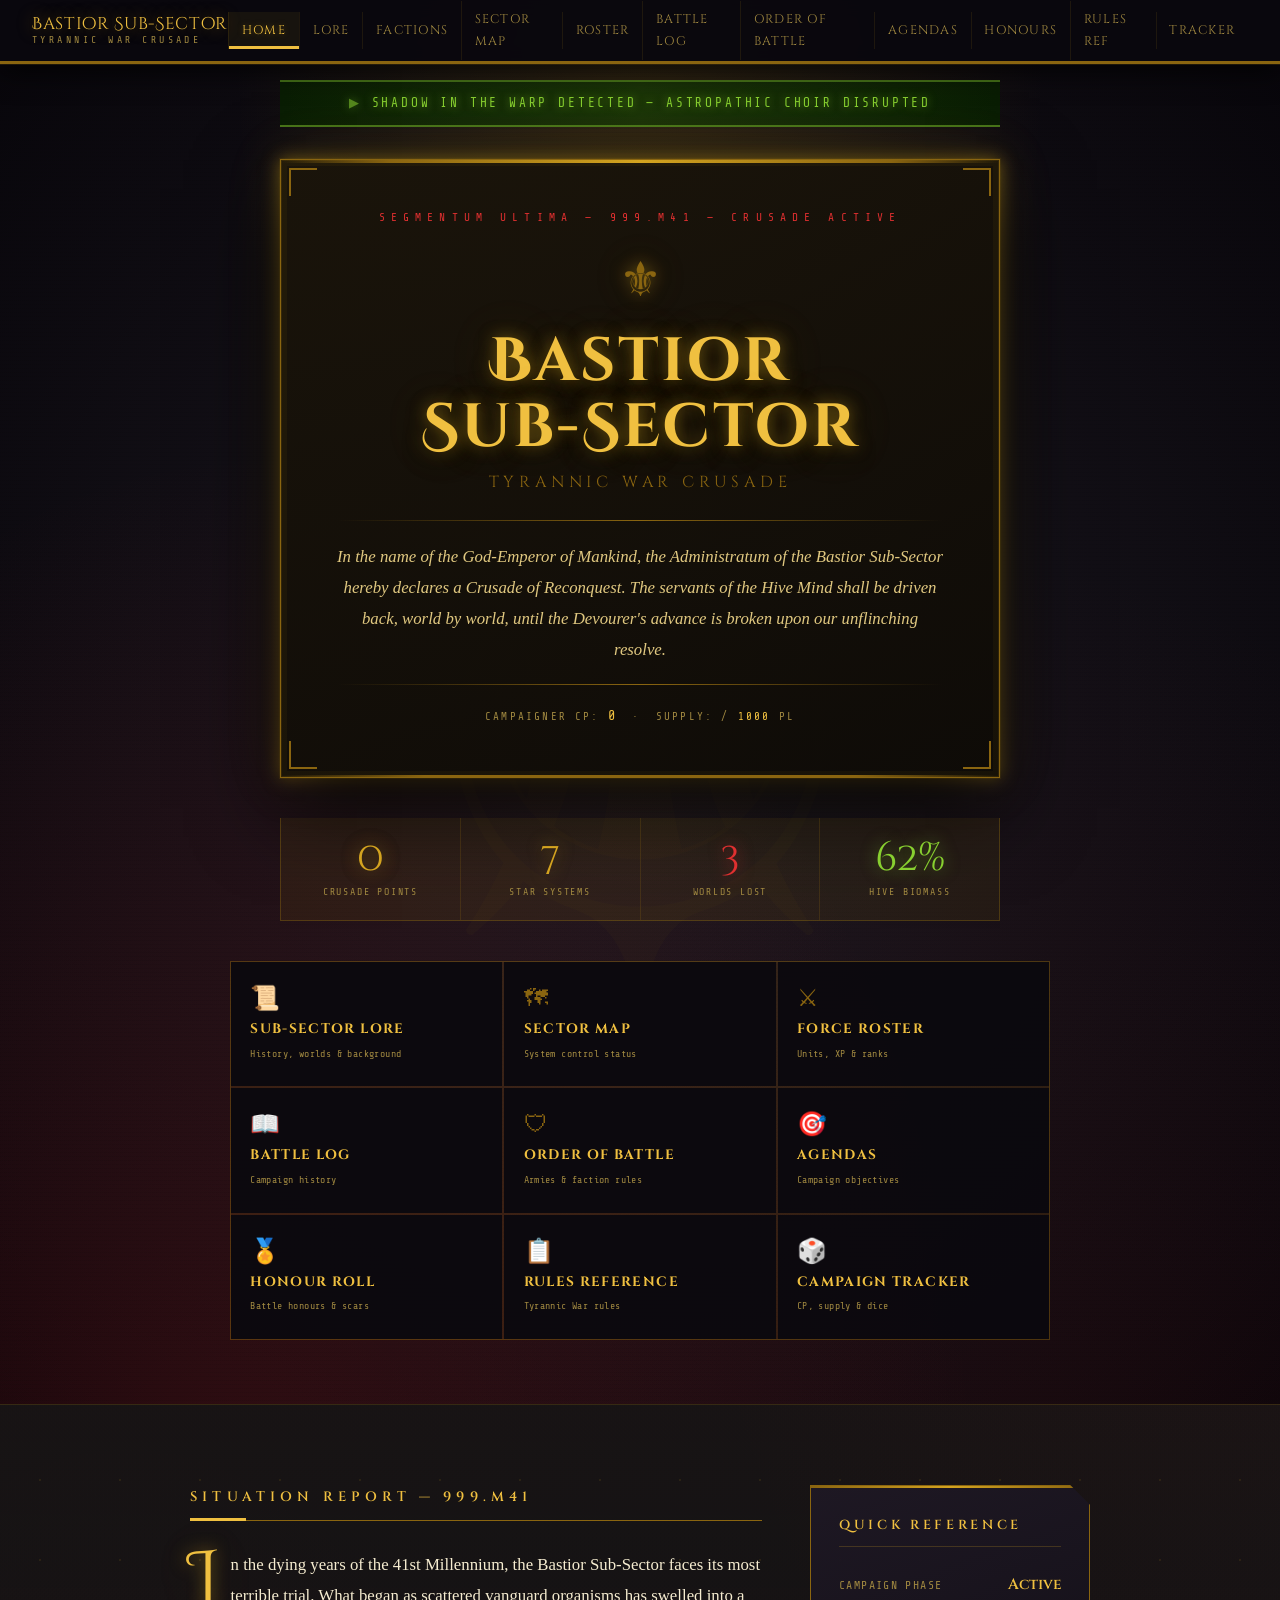
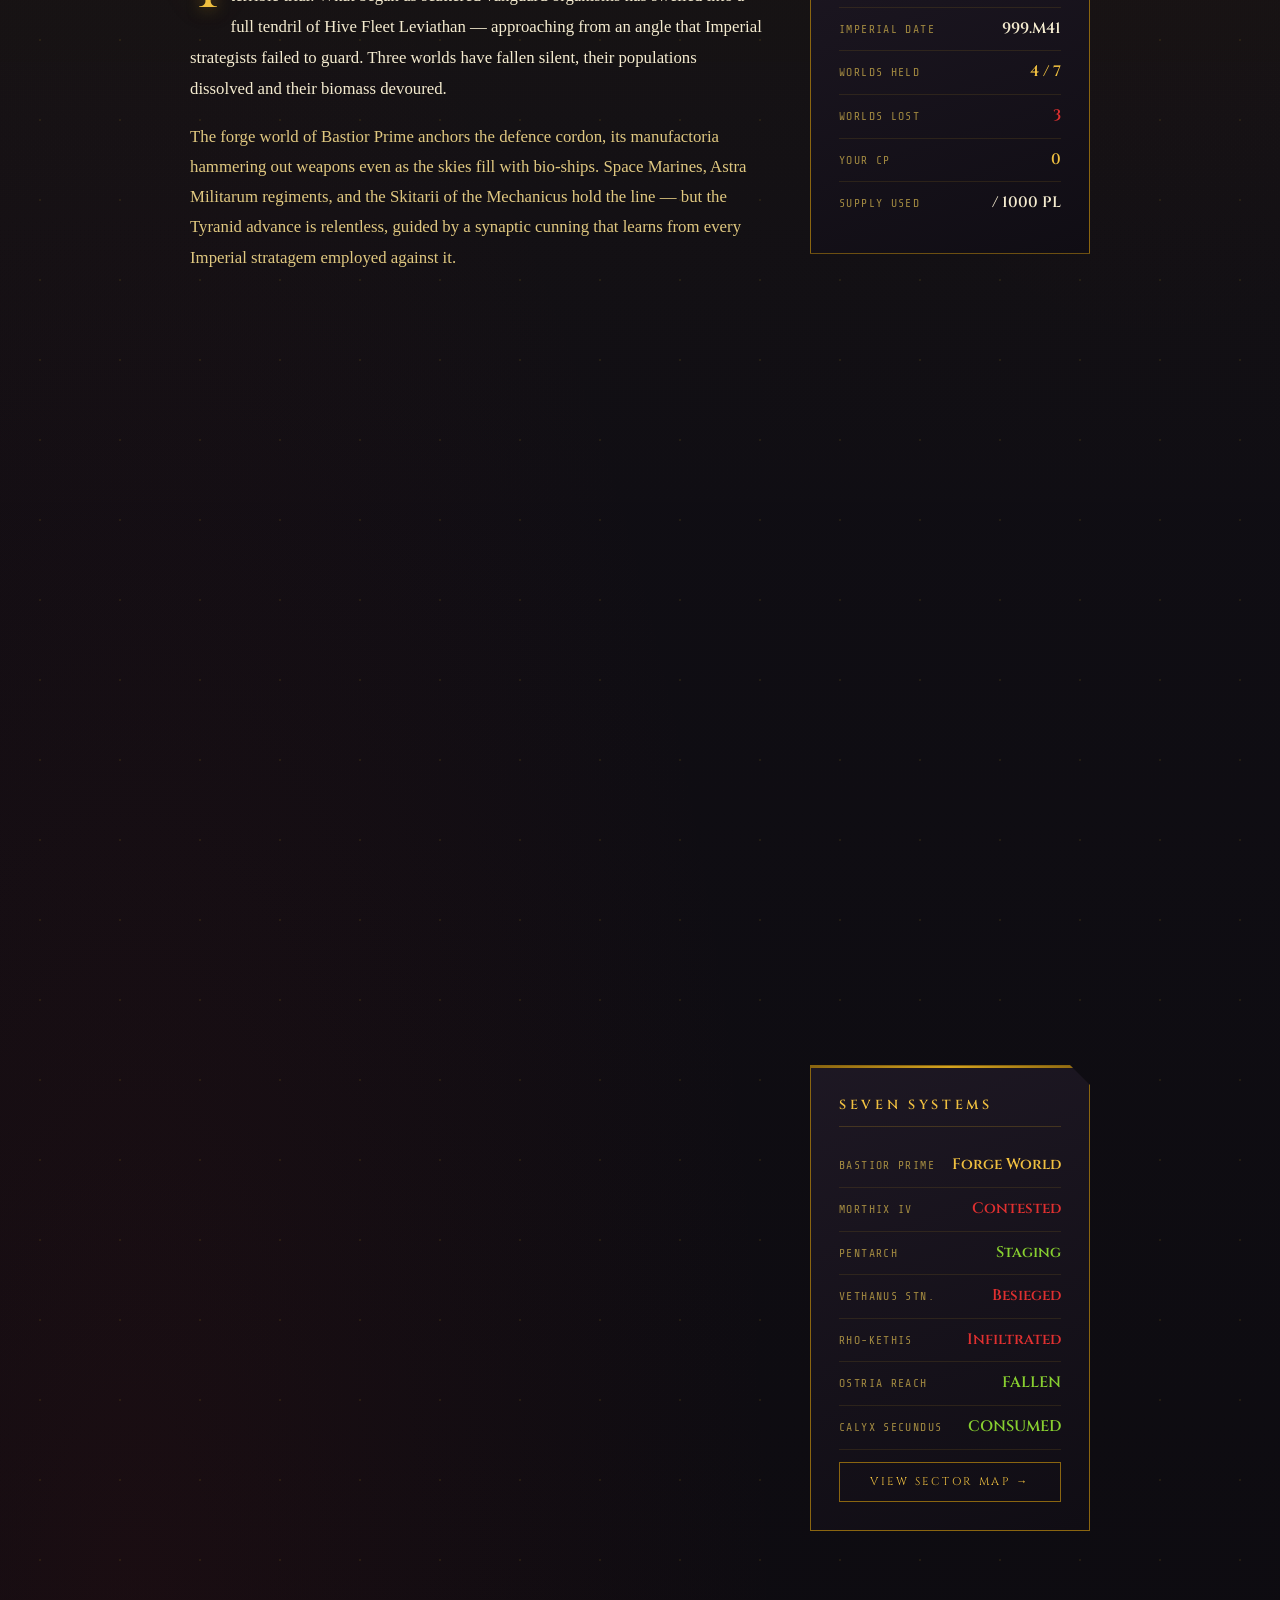
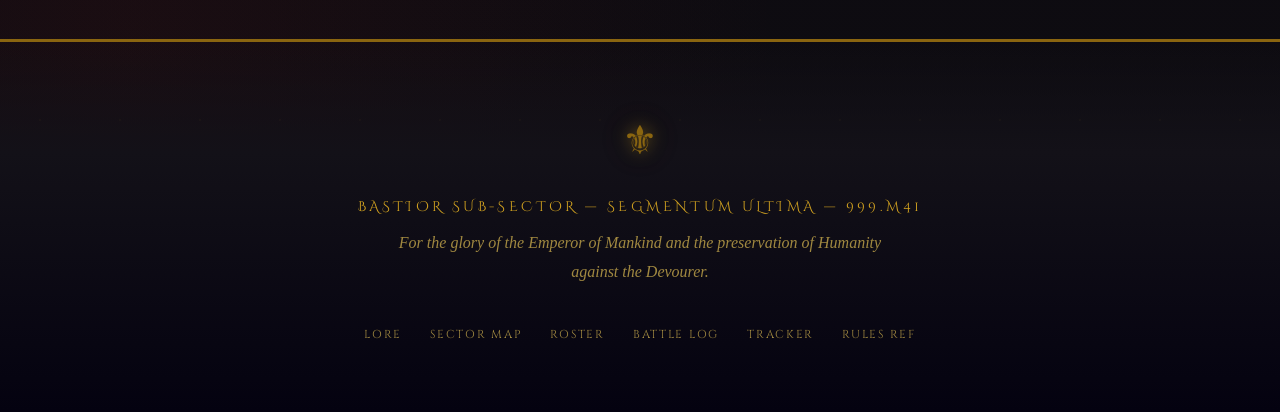
<file: index.html>
<!DOCTYPE html>
<html lang="en">
<head>
  <meta charset="UTF-8">
  <meta name="viewport" content="width=device-width, initial-scale=1.0">
  <title>Bastior Sub-Sector — Tyrannic War Crusade</title>
  <link rel="stylesheet" href="css/style.css">
  <style>
    /* ============ HOME-SPECIFIC ============ */

    /* Full-height hero with layered atmosphere */
    .home-hero {
      min-height: 100vh;
      display: flex;
      flex-direction: column;
      align-items: center;
      justify-content: center;
      text-align: center;
      padding: 5rem 2rem 4rem;
      position: relative;
      overflow: hidden;
    }

    /* Layered background — iron void, distant star, blood stain */
    .home-hero::before {
      content: '';
      position: absolute; inset: 0; z-index: 0;
      background:
        radial-gradient(ellipse at 50% 0%, rgba(200,150,12,0.18) 0%, transparent 45%),
        radial-gradient(ellipse at 20% 110%, rgba(204,32,32,0.2) 0%, transparent 50%),
        radial-gradient(ellipse at 80% 110%, rgba(122,24,24,0.15) 0%, transparent 45%),
        radial-gradient(ellipse at 50% 50%, rgba(30,26,34,1) 0%, rgba(7,5,10,1) 100%);
    }

    /* Scan-line texture overlay */
    .home-hero::after {
      content: '';
      position: absolute; inset: 0; z-index: 1;
      background: repeating-linear-gradient(
        0deg,
        transparent,
        transparent 3px,
        rgba(0,0,0,0.06) 3px,
        rgba(0,0,0,0.06) 4px
      );
      pointer-events: none;
    }

    .home-hero > * { position: relative; z-index: 2; }

    /* Giant watermark aquila */
    .home-aquila-bg {
      position: absolute; top: 50%; left: 50%;
      transform: translate(-50%, -52%);
      font-size: clamp(60vw, 80vw, 900px);
      color: rgba(200,150,12,0.025);
      pointer-events: none; z-index: 1; line-height: 1;
      user-select: none;
    }

    /* ——— Parchment proclamation box ——— */
    .proclamation {
      position: relative;
      max-width: 720px;
      width: 100%;
      margin: 0 auto 2.5rem;
      padding: 3rem 3.5rem;
      background:
        linear-gradient(160deg, rgba(26,20,10,0.96) 0%, rgba(14,11,7,0.98) 100%);
      border: 1px solid var(--gold-dim);
      /* Double border effect */
      box-shadow:
        inset 0 0 0 1px rgba(200,150,12,0.12),
        inset 0 0 0 6px rgba(200,150,12,0.05),
        0 0 0 1px rgba(200,150,12,0.08),
        0 30px 80px rgba(0,0,0,0.9),
        var(--glow-gold);
    }

    /* Thick top rule with ornamental diamond */
    .proclamation::before {
      content: '';
      position: absolute; top: 0; left: 0; right: 0;
      height: 3px;
      background: linear-gradient(90deg, transparent 0%, var(--gold-dim) 15%, var(--gold) 50%, var(--gold-dim) 85%, transparent 100%);
    }
    .proclamation::after {
      content: '';
      position: absolute; bottom: 0; left: 0; right: 0;
      height: 2px;
      background: linear-gradient(90deg, transparent 0%, var(--gold-dim) 20%, var(--gold-dim) 80%, transparent 100%);
    }

    /* Corner pieces */
    .proc-corner {
      position: absolute;
      width: 28px; height: 28px;
      border-color: var(--gold-dim);
      border-style: solid;
    }
    .proc-corner.tl { top: 8px; left: 8px; border-width: 2px 0 0 2px; }
    .proc-corner.tr { top: 8px; right: 8px; border-width: 2px 2px 0 0; }
    .proc-corner.bl { bottom: 8px; left: 8px; border-width: 0 0 2px 2px; }
    .proc-corner.br { bottom: 8px; right: 8px; border-width: 0 2px 2px 0; }

    .proc-eyebrow {
      font-family: var(--font-mono);
      font-size: 0.7rem;
      letter-spacing: 0.55em;
      text-transform: uppercase;
      color: var(--blood-bright);
      margin-bottom: 0.6rem;
    }

    .proc-aquila {
      font-size: 3rem;
      color: var(--gold-dim);
      display: block;
      margin-bottom: 0.5rem;
      text-shadow: var(--glow-gold);
      animation: glowPulse 3s ease-in-out infinite;
    }

    .proc-title {
      font-family: var(--font-display);
      font-size: clamp(2.2rem, 5vw, 3.8rem);
      color: var(--gold-bright);
      text-shadow: var(--glow-gold), 0 6px 20px rgba(0,0,0,1);
      letter-spacing: 0.04em;
      line-height: 1.08;
      margin-bottom: 0.4rem;
    }

    .proc-subtitle {
      font-family: var(--font-heading);
      font-size: 1rem;
      font-weight: 400;
      letter-spacing: 0.3em;
      text-transform: uppercase;
      color: var(--gold-dim);
      margin-bottom: 1.5rem;
    }

    .proc-rule {
      width: 100%;
      height: 1px;
      background: linear-gradient(90deg, transparent, var(--gold-dim), transparent);
      margin: 1.2rem 0;
    }

    .proc-decree {
      font-family: var(--font-body);
      font-style: italic;
      font-size: 1.05rem;
      color: var(--parchment);
      line-height: 1.85;
    }

    /* ——— Status bar ——— */
    .status-strip {
      display: flex; gap: 0;
      width: 100%; max-width: 720px;
      margin: 0 auto 2.5rem;
      background: rgba(200,150,12,0.07);
      border: 1px solid rgba(200,150,12,0.25);
      border-top: none;
    }
    .status-cell {
      flex: 1 1 0;
      padding: 1.25rem 1rem;
      text-align: center;
      border-right: 1px solid rgba(200,150,12,0.15);
      position: relative;
    }
    .status-cell:last-child { border-right: none; }
    .status-num {
      font-family: var(--font-display);
      font-size: 2.5rem;
      line-height: 1;
      color: var(--gold);
      text-shadow: var(--glow-gold);
    }
    .status-num.danger { color: var(--blood-bright); text-shadow: var(--glow-blood); }
    .status-num.hive   { color: var(--hive-bright); text-shadow: var(--glow-hive); }
    .status-lbl {
      font-family: var(--font-mono);
      font-size: 0.62rem;
      text-transform: uppercase;
      letter-spacing: 0.18em;
      color: var(--text-dim);
      margin-top: 0.3rem;
    }

    /* ——— Navigation grid ——— */
    .nav-grid {
      display: grid;
      grid-template-columns: repeat(3, 1fr);
      gap: 2px;
      background: rgba(200,150,12,0.12);
      border: 1px solid rgba(200,150,12,0.2);
      max-width: 820px;
      width: 100%;
      margin: 0 auto;
    }
    .nav-cell {
      background: rgba(10,8,14,0.95);
      padding: 1.5rem 1.2rem;
      display: block;
      position: relative;
      overflow: hidden;
      transition: background .25s;
      text-align: left;
    }
    .nav-cell::before {
      content: '';
      position: absolute; inset: 0;
      background: linear-gradient(135deg, rgba(200,150,12,0.07) 0%, transparent 55%);
      opacity: 0; transition: opacity .25s;
    }
    .nav-cell::after {
      content: '';
      position: absolute; bottom: 0; left: 0; right: 0;
      height: 3px;
      background: var(--gold);
      transform: scaleX(0);
      transform-origin: left;
      transition: transform .3s ease;
    }
    .nav-cell:hover { background: rgba(18,14,24,0.98); }
    .nav-cell:hover::before { opacity: 1; }
    .nav-cell:hover::after { transform: scaleX(1); }
    .nav-cell:hover .nc-icon { text-shadow: var(--glow-gold); }
    .nc-icon { font-size: 1.5rem; display: block; margin-bottom: 0.5rem; color: var(--gold-dim); transition: text-shadow .25s; line-height: 1; }
    .nc-title { font-family: var(--font-heading); font-weight: 700; font-size: 0.85rem; letter-spacing: 0.1em; text-transform: uppercase; color: var(--bone); margin-bottom: 0.2rem; }
    .nc-desc  { font-family: var(--font-mono); font-size: 0.62rem; color: var(--text-dim); letter-spacing: 0.04em; }

    /* ——— Lore section ——— */
    .home-lore {
      padding: 5rem 2.5rem;
      border-top: 1px solid rgba(200,150,12,0.2);
      background:
        linear-gradient(180deg, rgba(200,150,12,0.04) 0%, transparent 40%);
    }
    .home-lore-inner {
      max-width: 900px;
      margin: 0 auto;
      display: grid;
      grid-template-columns: 1fr 280px;
      gap: 3rem;
      align-items: start;
    }

    @media (max-width: 700px) {
      .nav-grid { grid-template-columns: 1fr 1fr; }
      .status-strip { flex-wrap: wrap; }
      .status-cell { flex: 1 1 40%; }
      .home-lore-inner { grid-template-columns: 1fr; }
      .proclamation { padding: 2rem 1.5rem; }
    }
    @media (max-width: 440px) {
      .nav-grid { grid-template-columns: 1fr; }
    }
  </style>
</head>
<body>

<nav id="site-nav">
  <div class="nav-brand">Bastior Sub-Sector<span>Tyrannic War Crusade</span></div>
  <ul class="nav-links">
    <li><a href="index.html">Home</a></li>
    <li><a href="lore.html">Lore</a></li>
    <li><a href="factions.html">Factions</a></li>
    <li><a href="sector-map.html">Sector Map</a></li>
    <li><a href="roster.html">Roster</a></li>
    <li><a href="battle-log.html">Battle Log</a></li>
    <li><a href="crusade-order.html">Order of Battle</a></li>
    <li><a href="agendas.html">Agendas</a></li>
    <li><a href="honour-roll.html">Honours</a></li>
    <li><a href="rules-ref.html">Rules Ref</a></li>
    <li><a href="tracker.html">Tracker</a></li>
  </ul>
  <button class="nav-toggle" aria-label="Open menu"><span></span><span></span><span></span></button>
</nav>

<!-- ===== HERO ===== -->
<section class="home-hero">
  <div class="home-aquila-bg" aria-hidden="true">⚜</div>

  <!-- Hive ticker -->
  <div class="ticker mb-4" style="width:100%;max-width:720px;" aria-live="polite">
    <span class="ticker-text">SHADOW IN THE WARP DETECTED — ASTROPATHIC CHOIR DISRUPTED</span>
    <div class="ticker-sweep"></div>
  </div>

  <!-- Proclamation box -->
  <div class="proclamation reveal">
    <div class="proc-corner tl"></div>
    <div class="proc-corner tr"></div>
    <div class="proc-corner bl"></div>
    <div class="proc-corner br"></div>

    <p class="proc-eyebrow">Segmentum Ultima — 999.M41 — Crusade Active</p>
    <span class="proc-aquila" aria-hidden="true">⚜</span>
    <h1 class="proc-title">Bastior<br>Sub-Sector</h1>
    <p class="proc-subtitle">Tyrannic War Crusade</p>

    <div class="proc-rule"></div>

    <p class="proc-decree">
      In the name of the God-Emperor of Mankind, the Administratum of the Bastior Sub-Sector
      hereby declares a Crusade of Reconquest. The servants of the Hive Mind shall be driven
      back, world by world, until the Devourer's advance is broken upon our unflinching resolve.
    </p>

    <div class="proc-rule"></div>

    <p style="font-family: var(--font-mono); font-size: 0.68rem; letter-spacing: 0.2em; text-transform: uppercase; color: var(--text-dim); margin: 0;">
      Campaigner CP: <span class="cp-live" style="color: var(--gold-bright); font-size: 0.85rem;">0</span>
      &ensp;·&ensp; Supply: <span class="sup-used-live" style="color: var(--gold-bright);">0</span> / <span class="sup-max-live" style="color: var(--gold-bright);">50</span> PL
    </p>
  </div>

  <!-- Status strip -->
  <div class="status-strip reveal d2">
    <div class="status-cell">
      <div class="status-num"><span class="cp-live">0</span></div>
      <div class="status-lbl">Crusade Points</div>
    </div>
    <div class="status-cell">
      <div class="status-num">7</div>
      <div class="status-lbl">Star Systems</div>
    </div>
    <div class="status-cell">
      <div class="status-num danger">3</div>
      <div class="status-lbl">Worlds Lost</div>
    </div>
    <div class="status-cell">
      <div class="status-num hive">62%</div>
      <div class="status-lbl">Hive Biomass</div>
    </div>
  </div>

  <!-- Navigation grid -->
  <nav class="nav-grid reveal d3" aria-label="Campaign sections">
    <a href="lore.html" class="nav-cell">
      <span class="nc-icon">📜</span>
      <div class="nc-title">Sub-Sector Lore</div>
      <div class="nc-desc">History, worlds & background</div>
    </a>
    <a href="sector-map.html" class="nav-cell">
      <span class="nc-icon">🗺</span>
      <div class="nc-title">Sector Map</div>
      <div class="nc-desc">System control status</div>
    </a>
    <a href="roster.html" class="nav-cell">
      <span class="nc-icon">⚔</span>
      <div class="nc-title">Force Roster</div>
      <div class="nc-desc">Units, XP & ranks</div>
    </a>
    <a href="battle-log.html" class="nav-cell">
      <span class="nc-icon">📖</span>
      <div class="nc-title">Battle Log</div>
      <div class="nc-desc">Campaign history</div>
    </a>
    <a href="crusade-order.html" class="nav-cell">
      <span class="nc-icon">🛡</span>
      <div class="nc-title">Order of Battle</div>
      <div class="nc-desc">Armies & faction rules</div>
    </a>
    <a href="agendas.html" class="nav-cell">
      <span class="nc-icon">🎯</span>
      <div class="nc-title">Agendas</div>
      <div class="nc-desc">Campaign objectives</div>
    </a>
    <a href="honour-roll.html" class="nav-cell">
      <span class="nc-icon">🏅</span>
      <div class="nc-title">Honour Roll</div>
      <div class="nc-desc">Battle honours & scars</div>
    </a>
    <a href="rules-ref.html" class="nav-cell">
      <span class="nc-icon">📋</span>
      <div class="nc-title">Rules Reference</div>
      <div class="nc-desc">Tyrannic War rules</div>
    </a>
    <a href="tracker.html" class="nav-cell">
      <span class="nc-icon">🎲</span>
      <div class="nc-title">Campaign Tracker</div>
      <div class="nc-desc">CP, supply & dice</div>
    </a>
  </nav>
</section>

<!-- ===== LORE INTRO ===== -->
<section class="home-lore">
  <div class="home-lore-inner">
    <div>
      <p class="sec-head reveal">Situation Report — 999.M41</p>

      <p class="drop-cap reveal" style="color: var(--text-bright); font-size: 1.05rem; line-height: 1.85;">
        In the dying years of the 41st Millennium, the Bastior Sub-Sector faces its most terrible trial. What began as scattered vanguard organisms has swelled into a full tendril of Hive Fleet Leviathan — approaching from an angle that Imperial strategists failed to guard. Three worlds have fallen silent, their populations dissolved and their biomass devoured.
      </p>

      <p class="reveal" style="font-size: 1.05rem;">
        The forge world of Bastior Prime anchors the defence cordon, its manufactoria hammering out weapons even as the skies fill with bio-ships. Space Marines, Astra Militarum regiments, and the Skitarii of the Mechanicus hold the line — but the Tyranid advance is relentless, guided by a synaptic cunning that learns from every Imperial stratagem employed against it.
      </p>

      <blockquote class="scripture reveal">
        There is no negotiation with the Great Devourer. There is only the choice between dying quickly and dying slowly. We choose neither — we choose to hold.
        <cite>— Lord Commander Valdris Hemmont, Bastior Defence Cordon</cite>
      </blockquote>

      <div class="bar-wrap reveal">
        <div class="bar-labels"><span>Threat Level</span><span style="color:var(--blood-bright);">CRITICAL — 78%</span></div>
        <div class="bar-track"><div class="bar-fill danger" style="width:78%"></div></div>
      </div>
      <div class="bar-wrap reveal d1">
        <div class="bar-labels"><span>Imperial Control</span><span>44%</span></div>
        <div class="bar-track"><div class="bar-fill imperial" style="width:44%"></div></div>
      </div>
      <div class="bar-wrap reveal d2">
        <div class="bar-labels"><span>Hive Biomass Accumulated</span><span style="color:var(--hive-bright)">62%</span></div>
        <div class="bar-track"><div class="bar-fill tyranid" style="width:62%"></div></div>
      </div>

      <div class="alert alert-danger reveal mt-4">
        <span class="alert-icon hive-pulse">🧬</span>
        <div><strong>Shadow in the Warp — Active.</strong> Astropathic communication has been severely degraded across the sub-sector. All Psychic tests suffer −1 within 18" of Tyranid Synapse units. Commands from Segmentum command take weeks to arrive — if they arrive at all.</div>
      </div>
    </div>

    <!-- Sidebar -->
    <aside>
      <div class="panel reveal">
        <div class="panel-title">Quick Reference</div>
        <div class="stat-row"><span class="stat-key">Campaign Phase</span><span class="stat-val warning">Active</span></div>
        <div class="stat-row"><span class="stat-key">Imperial Date</span><span class="stat-val">999.M41</span></div>
        <div class="stat-row"><span class="stat-key">Worlds Held</span><span class="stat-val warning">4 / 7</span></div>
        <div class="stat-row"><span class="stat-key">Worlds Lost</span><span class="stat-val danger">3</span></div>
        <div class="stat-row"><span class="stat-key">Your CP</span><span class="stat-val warning"><span class="cp-live">0</span></span></div>
        <div class="stat-row"><span class="stat-key">Supply Used</span><span class="stat-val"><span class="sup-used-live">0</span> / <span class="sup-max-live">50</span> PL</span></div>
      </div>

      <div class="panel reveal d1">
        <div class="panel-title">CP Earning — Post Battle</div>
        <div class="stat-row"><span class="stat-key">Victory</span><span class="stat-val ok">+3 CP</span></div>
        <div class="stat-row"><span class="stat-key">Draw</span><span class="stat-val warning">+1 CP</span></div>
        <div class="stat-row"><span class="stat-key">Defeat</span><span class="stat-val">+0 CP</span></div>
        <div class="stat-row"><span class="stat-key">Agenda Complete</span><span class="stat-val ok">+1 CP</span></div>
        <div class="stat-row"><span class="stat-key">Both Agendas</span><span class="stat-val ok">+2 CP</span></div>
        <div style="margin-top:0.75rem;"><a href="tracker.html" class="btn" style="width:100%;text-align:center;display:block;clip-path:none;padding:0.6rem;font-size:0.7rem;"><span>Open Tracker →</span></a></div>
      </div>

      <div class="panel reveal d2">
        <div class="panel-title">Post-Battle Sequence</div>
        <ol style="list-style:none;margin:0;padding:0;">
          <li style="padding:0.4rem 0 0.4rem 1.5rem;border-bottom:1px solid rgba(200,150,12,0.1);font-size:0.9rem;position:relative;"><span style="position:absolute;left:0;color:var(--gold-dim);font-family:var(--font-mono);font-size:0.7rem;">01</span> Determine result &amp; CP</li>
          <li style="padding:0.4rem 0 0.4rem 1.5rem;border-bottom:1px solid rgba(200,150,12,0.1);font-size:0.9rem;position:relative;"><span style="position:absolute;left:0;color:var(--gold-dim);font-family:var(--font-mono);font-size:0.7rem;">02</span> Score agendas, award XP</li>
          <li style="padding:0.4rem 0 0.4rem 1.5rem;border-bottom:1px solid rgba(200,150,12,0.1);font-size:0.9rem;position:relative;"><span style="position:absolute;left:0;color:var(--gold-dim);font-family:var(--font-mono);font-size:0.7rem;">03</span> Roll Battle Scars for casualties</li>
          <li style="padding:0.4rem 0 0.4rem 1.5rem;border-bottom:1px solid rgba(200,150,12,0.1);font-size:0.9rem;position:relative;"><span style="position:absolute;left:0;color:var(--gold-dim);font-family:var(--font-mono);font-size:0.7rem;">04</span> Promote units to new ranks</li>
          <li style="padding:0.4rem 0 0.4rem 1.5rem;font-size:0.9rem;position:relative;"><span style="position:absolute;left:0;color:var(--gold-dim);font-family:var(--font-mono);font-size:0.7rem;">05</span> Update roster &amp; Battle Log</li>
        </ol>
      </div>

      <div class="panel reveal d3">
        <div class="panel-title">Seven Systems</div>
        <div class="stat-row"><span class="stat-key">Bastior Prime</span><span class="stat-val warning">Forge World</span></div>
        <div class="stat-row"><span class="stat-key">Morthix IV</span><span class="stat-val danger">Contested</span></div>
        <div class="stat-row"><span class="stat-key">Pentarch</span><span class="stat-val ok">Staging</span></div>
        <div class="stat-row"><span class="stat-key">Vethanus Stn.</span><span class="stat-val danger">Besieged</span></div>
        <div class="stat-row"><span class="stat-key">Rho-Kethis</span><span class="stat-val danger">Infiltrated</span></div>
        <div class="stat-row"><span class="stat-key">Ostria Reach</span><span class="stat-val danger" style="color:var(--hive-bright);">FALLEN</span></div>
        <div class="stat-row"><span class="stat-key">Calyx Secundus</span><span class="stat-val" style="color:var(--hive-bright);">CONSUMED</span></div>
        <div style="margin-top:0.75rem;"><a href="sector-map.html" class="btn" style="width:100%;text-align:center;display:block;clip-path:none;padding:0.6rem;font-size:0.7rem;"><span>View Sector Map →</span></a></div>
      </div>
    </aside>
  </div>
</section>

<footer>
  <div class="footer-title">Bastior Sub-Sector — Segmentum Ultima — 999.M41</div>
  <p class="footer-tagline">For the glory of the Emperor of Mankind and the preservation of Humanity against the Devourer.</p>
  <ul class="footer-links">
    <li><a href="lore.html">Lore</a></li>
    <li><a href="sector-map.html">Sector Map</a></li>
    <li><a href="roster.html">Roster</a></li>
    <li><a href="battle-log.html">Battle Log</a></li>
    <li><a href="tracker.html">Tracker</a></li>
    <li><a href="rules-ref.html">Rules Ref</a></li>
  </ul>
</footer>

<script src="js/main.js"></script>
</body>
</html>
</file>
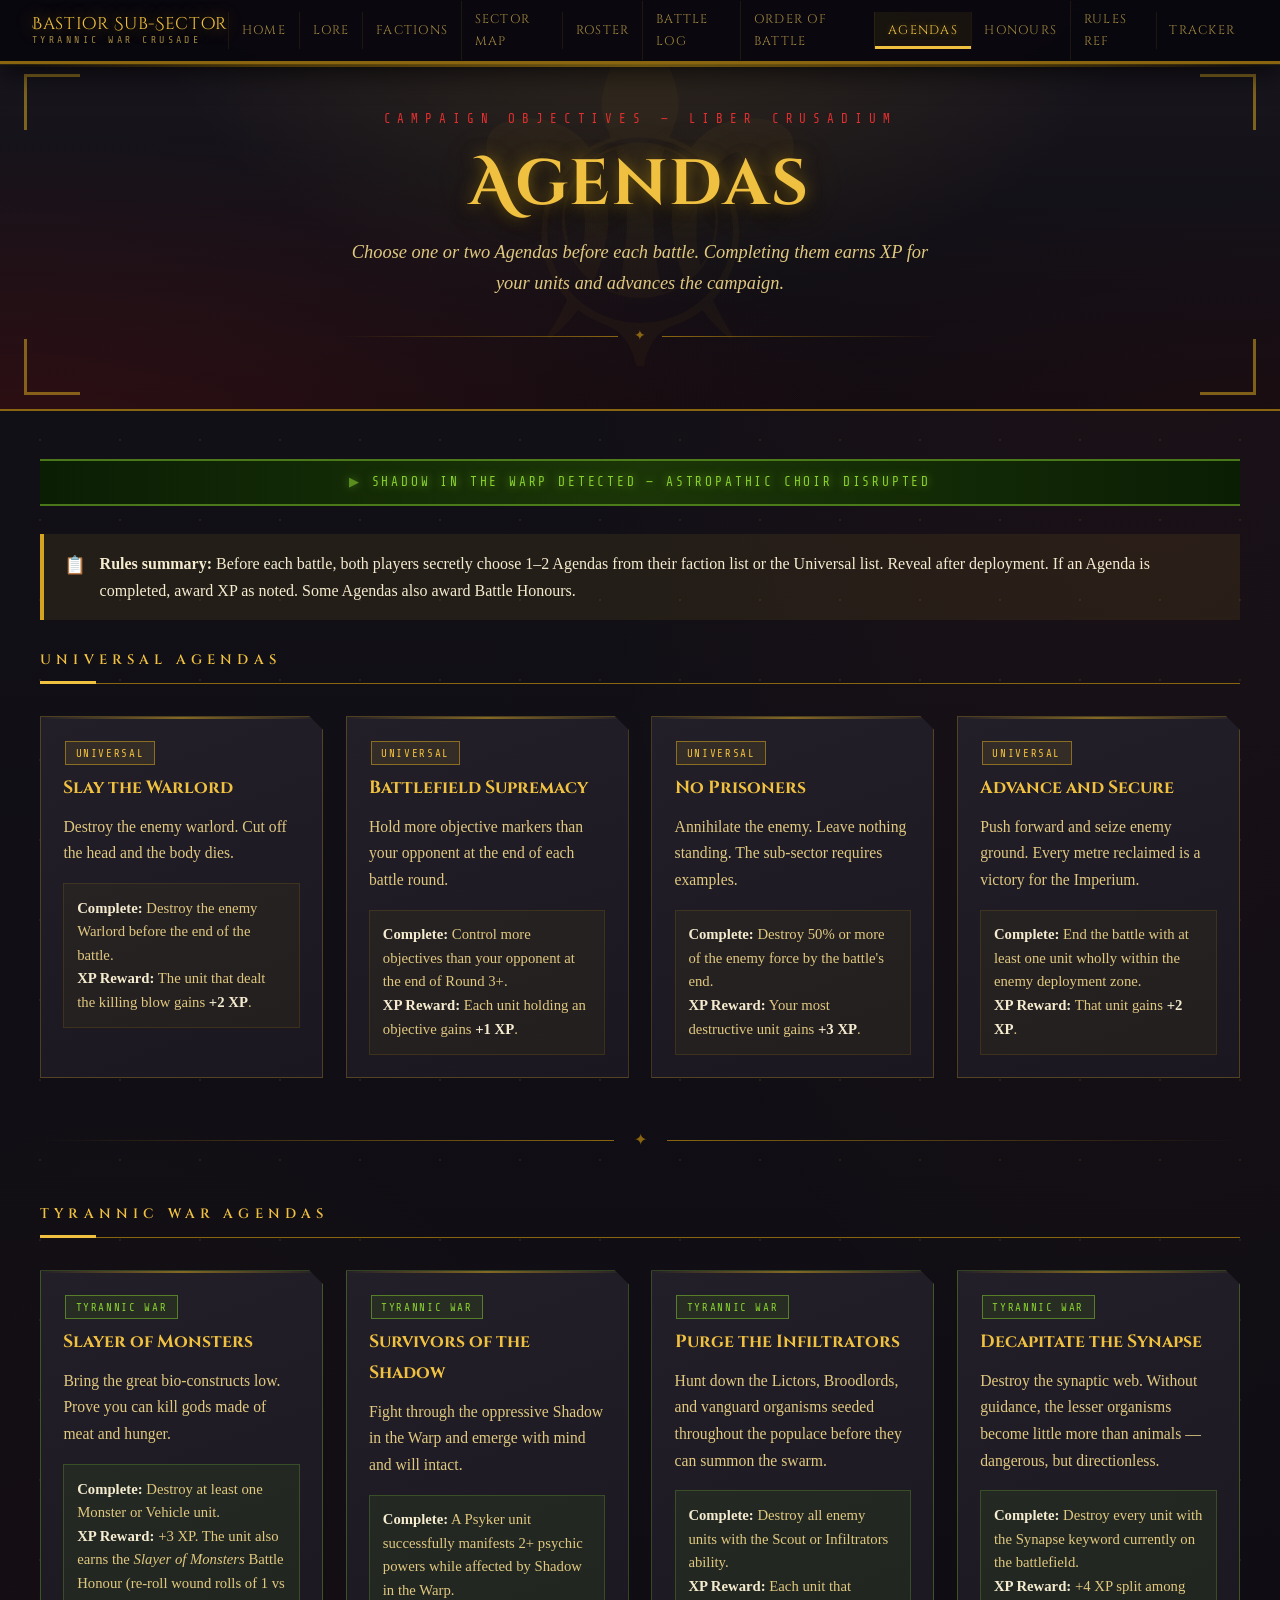
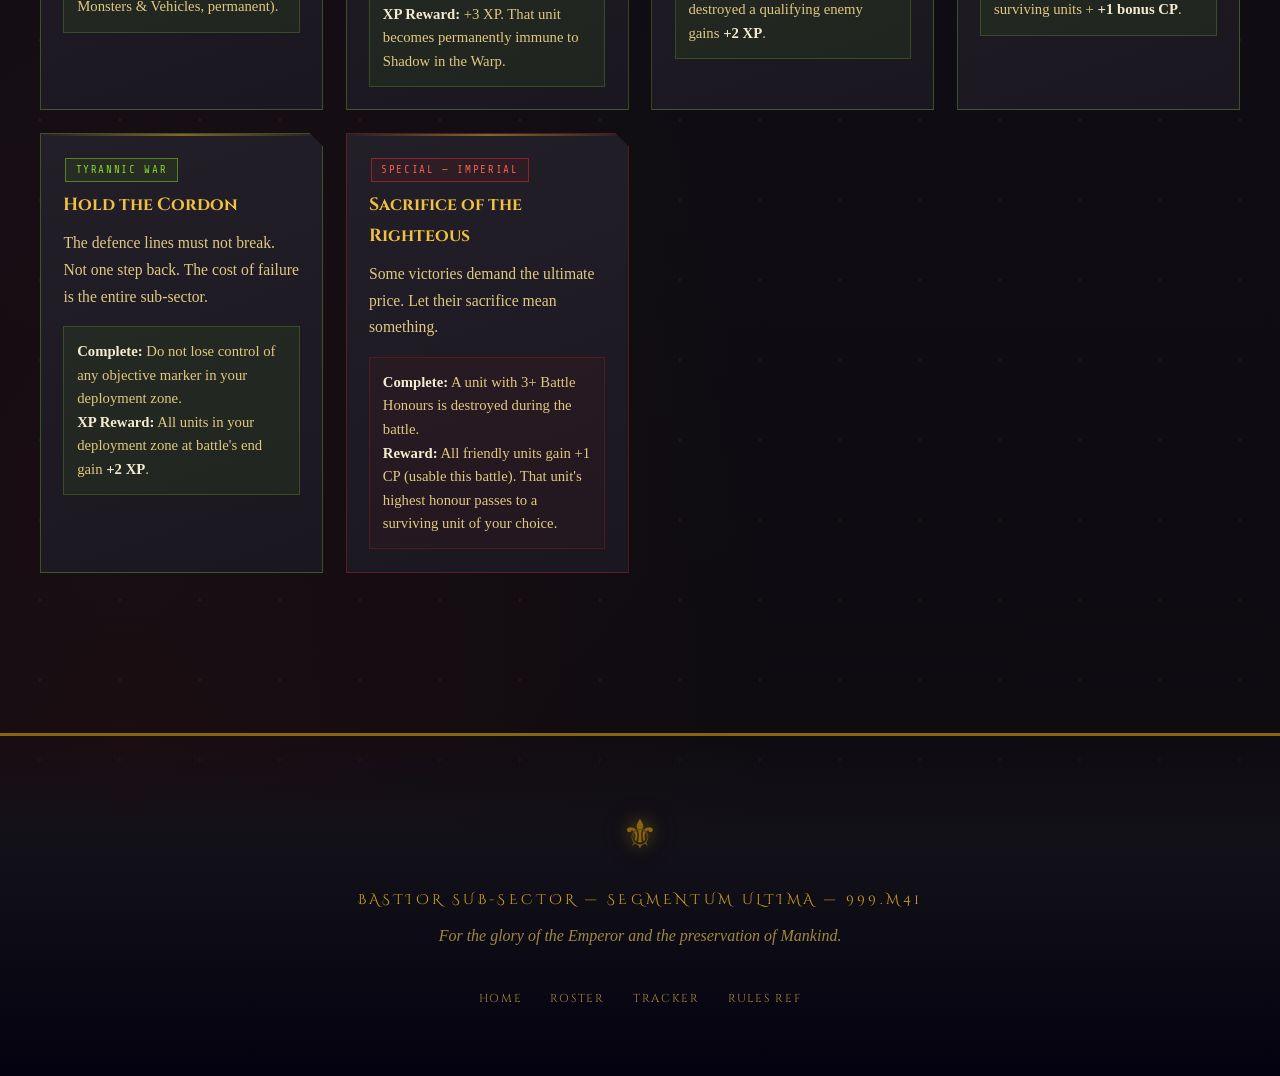
<file: agendas.html>
<!DOCTYPE html>
<html lang="en">
<head>
  <meta charset="UTF-8"><meta name="viewport" content="width=device-width, initial-scale=1.0">
  <title>Agendas — Bastior Crusade</title>
  <link rel="stylesheet" href="css/style.css">
</head>
<body>
  
<nav id="site-nav">
  <div class="nav-brand">Bastior Sub-Sector<span>Tyrannic War Crusade</span></div>
  <ul class="nav-links">
    <li><a href="index.html">Home</a></li>
    <li><a href="lore.html">Lore</a></li>
    <li><a href="factions.html">Factions</a></li>
    <li><a href="sector-map.html">Sector Map</a></li>
    <li><a href="roster.html">Roster</a></li>
    <li><a href="battle-log.html">Battle Log</a></li>
    <li><a href="crusade-order.html">Order of Battle</a></li>
    <li><a href="agendas.html">Agendas</a></li>
    <li><a href="honour-roll.html">Honours</a></li>
    <li><a href="rules-ref.html">Rules Ref</a></li>
    <li><a href="tracker.html">Tracker</a></li>
  </ul>
  <button class="nav-toggle" aria-label="Open menu"><span></span><span></span><span></span></button>
</nav>
  
  <div class="page-hero">
  <div class="hero-corner tl"></div><div class="hero-corner tr"></div><div class="hero-corner bl"></div><div class="hero-corner br"></div>
  <p class="hero-eyebrow">Campaign Objectives — Liber Crusadium</p>
  <h1>Agendas</h1>
  <p class="subtitle">Choose one or two Agendas before each battle. Completing them earns XP for your units and advances the campaign.</p>
  <div class="hero-rule"><span>✦</span></div>
</div>
<main><div class="ticker mb-3"><span class="ticker-text">SHADOW IN THE WARP DETECTED — ASTROPATHIC CHOIR DISRUPTED</span><div class="ticker-sweep"></div></div>
  <div class="alert alert-warn reveal"><span class="alert-icon">📋</span><div><strong>Rules summary:</strong> Before each battle, both players secretly choose 1–2 Agendas from their faction list or the Universal list. Reveal after deployment. If an Agenda is completed, award XP as noted. Some Agendas also award Battle Honours.</div></div>

  <p class="sec-head reveal">Universal Agendas</p>
  <div class="card-grid">
    <div class="card reveal">
      <div class="card-label"><span class="tag tag-gold">Universal</span></div>
      <div class="card-title">Slay the Warlord</div>
      <p>Destroy the enemy warlord. Cut off the head and the body dies.</p>
      <div style="margin-top:1rem;padding:0.8rem;background:rgba(200,150,12,0.05);border:1px solid rgba(200,150,12,0.15);font-size:0.92rem;color:var(--bone);line-height:1.6;">
        <strong>Complete:</strong> Destroy the enemy Warlord before the end of the battle.<br>
        <strong>XP Reward:</strong> The unit that dealt the killing blow gains <strong>+2 XP</strong>.
      </div>
    </div>
    <div class="card reveal d1">
      <div class="card-label"><span class="tag tag-gold">Universal</span></div>
      <div class="card-title">Battlefield Supremacy</div>
      <p>Hold more objective markers than your opponent at the end of each battle round.</p>
      <div style="margin-top:1rem;padding:0.8rem;background:rgba(200,150,12,0.05);border:1px solid rgba(200,150,12,0.15);font-size:0.92rem;color:var(--bone);line-height:1.6;">
        <strong>Complete:</strong> Control more objectives than your opponent at the end of Round 3+.<br>
        <strong>XP Reward:</strong> Each unit holding an objective gains <strong>+1 XP</strong>.
      </div>
    </div>
    <div class="card reveal d2">
      <div class="card-label"><span class="tag tag-gold">Universal</span></div>
      <div class="card-title">No Prisoners</div>
      <p>Annihilate the enemy. Leave nothing standing. The sub-sector requires examples.</p>
      <div style="margin-top:1rem;padding:0.8rem;background:rgba(200,150,12,0.05);border:1px solid rgba(200,150,12,0.15);font-size:0.92rem;color:var(--bone);line-height:1.6;">
        <strong>Complete:</strong> Destroy 50% or more of the enemy force by the battle's end.<br>
        <strong>XP Reward:</strong> Your most destructive unit gains <strong>+3 XP</strong>.
      </div>
    </div>
    <div class="card reveal d3">
      <div class="card-label"><span class="tag tag-gold">Universal</span></div>
      <div class="card-title">Advance and Secure</div>
      <p>Push forward and seize enemy ground. Every metre reclaimed is a victory for the Imperium.</p>
      <div style="margin-top:1rem;padding:0.8rem;background:rgba(200,150,12,0.05);border:1px solid rgba(200,150,12,0.15);font-size:0.92rem;color:var(--bone);line-height:1.6;">
        <strong>Complete:</strong> End the battle with at least one unit wholly within the enemy deployment zone.<br>
        <strong>XP Reward:</strong> That unit gains <strong>+2 XP</strong>.
      </div>
    </div>
  </div>

  <div class="divider"><span>✦</span></div>
  <p class="sec-head reveal">Tyrannic War Agendas</p>
  <div class="card-grid">
    <div class="card reveal" style="border-color:rgba(120,192,48,0.35);">
      <div class="card-label"><span class="tag tag-hive">Tyrannic War</span></div>
      <div class="card-title">Slayer of Monsters</div>
      <p>Bring the great bio-constructs low. Prove you can kill gods made of meat and hunger.</p>
      <div style="margin-top:1rem;padding:0.8rem;background:rgba(74,128,16,0.12);border:1px solid rgba(120,192,48,0.25);font-size:0.92rem;color:var(--bone);line-height:1.6;">
        <strong>Complete:</strong> Destroy at least one Monster or Vehicle unit.<br>
        <strong>XP Reward:</strong> +3 XP. The unit also earns the <em>Slayer of Monsters</em> Battle Honour (re-roll wound rolls of 1 vs Monsters &amp; Vehicles, permanent).
      </div>
    </div>
    <div class="card reveal d1" style="border-color:rgba(120,192,48,0.35);">
      <div class="card-label"><span class="tag tag-hive">Tyrannic War</span></div>
      <div class="card-title">Survivors of the Shadow</div>
      <p>Fight through the oppressive Shadow in the Warp and emerge with mind and will intact.</p>
      <div style="margin-top:1rem;padding:0.8rem;background:rgba(74,128,16,0.12);border:1px solid rgba(120,192,48,0.25);font-size:0.92rem;color:var(--bone);line-height:1.6;">
        <strong>Complete:</strong> A Psyker unit successfully manifests 2+ psychic powers while affected by Shadow in the Warp.<br>
        <strong>XP Reward:</strong> +3 XP. That unit becomes permanently immune to Shadow in the Warp.
      </div>
    </div>
    <div class="card reveal d2" style="border-color:rgba(120,192,48,0.35);">
      <div class="card-label"><span class="tag tag-hive">Tyrannic War</span></div>
      <div class="card-title">Purge the Infiltrators</div>
      <p>Hunt down the Lictors, Broodlords, and vanguard organisms seeded throughout the populace before they can summon the swarm.</p>
      <div style="margin-top:1rem;padding:0.8rem;background:rgba(74,128,16,0.12);border:1px solid rgba(120,192,48,0.25);font-size:0.92rem;color:var(--bone);line-height:1.6;">
        <strong>Complete:</strong> Destroy all enemy units with the Scout or Infiltrators ability.<br>
        <strong>XP Reward:</strong> Each unit that destroyed a qualifying enemy gains <strong>+2 XP</strong>.
      </div>
    </div>
    <div class="card reveal d3" style="border-color:rgba(120,192,48,0.35);">
      <div class="card-label"><span class="tag tag-hive">Tyrannic War</span></div>
      <div class="card-title">Decapitate the Synapse</div>
      <p>Destroy the synaptic web. Without guidance, the lesser organisms become little more than animals — dangerous, but directionless.</p>
      <div style="margin-top:1rem;padding:0.8rem;background:rgba(74,128,16,0.12);border:1px solid rgba(120,192,48,0.25);font-size:0.92rem;color:var(--bone);line-height:1.6;">
        <strong>Complete:</strong> Destroy every unit with the Synapse keyword currently on the battlefield.<br>
        <strong>XP Reward:</strong> +4 XP split among surviving units + <strong>+1 bonus CP</strong>.
      </div>
    </div>
    <div class="card reveal" style="border-color:rgba(120,192,48,0.35);">
      <div class="card-label"><span class="tag tag-hive">Tyrannic War</span></div>
      <div class="card-title">Hold the Cordon</div>
      <p>The defence lines must not break. Not one step back. The cost of failure is the entire sub-sector.</p>
      <div style="margin-top:1rem;padding:0.8rem;background:rgba(74,128,16,0.12);border:1px solid rgba(120,192,48,0.25);font-size:0.92rem;color:var(--bone);line-height:1.6;">
        <strong>Complete:</strong> Do not lose control of any objective marker in your deployment zone.<br>
        <strong>XP Reward:</strong> All units in your deployment zone at battle's end gain <strong>+2 XP</strong>.
      </div>
    </div>
    <div class="card reveal d1" style="border-color:rgba(204,32,32,0.35);">
      <div class="card-label"><span class="tag tag-blood">Special — Imperial</span></div>
      <div class="card-title">Sacrifice of the Righteous</div>
      <p>Some victories demand the ultimate price. Let their sacrifice mean something.</p>
      <div style="margin-top:1rem;padding:0.8rem;background:rgba(122,24,24,0.1);border:1px solid rgba(204,32,32,0.25);font-size:0.92rem;color:var(--bone);line-height:1.6;">
        <strong>Complete:</strong> A unit with 3+ Battle Honours is destroyed during the battle.<br>
        <strong>Reward:</strong> All friendly units gain +1 CP (usable this battle). That unit's highest honour passes to a surviving unit of your choice.
      </div>
    </div>
  </div>
</main>
<footer><div class="footer-title">Bastior Sub-Sector — Segmentum Ultima — 999.M41</div><p class="footer-tagline">For the glory of the Emperor and the preservation of Mankind.</p><ul class="footer-links"><li><a href="index.html">Home</a></li><li><a href="roster.html">Roster</a></li><li><a href="tracker.html">Tracker</a></li><li><a href="rules-ref.html">Rules Ref</a></li></ul></footer>
<script src="js/main.js"></script>
</body>
</html>
</file>
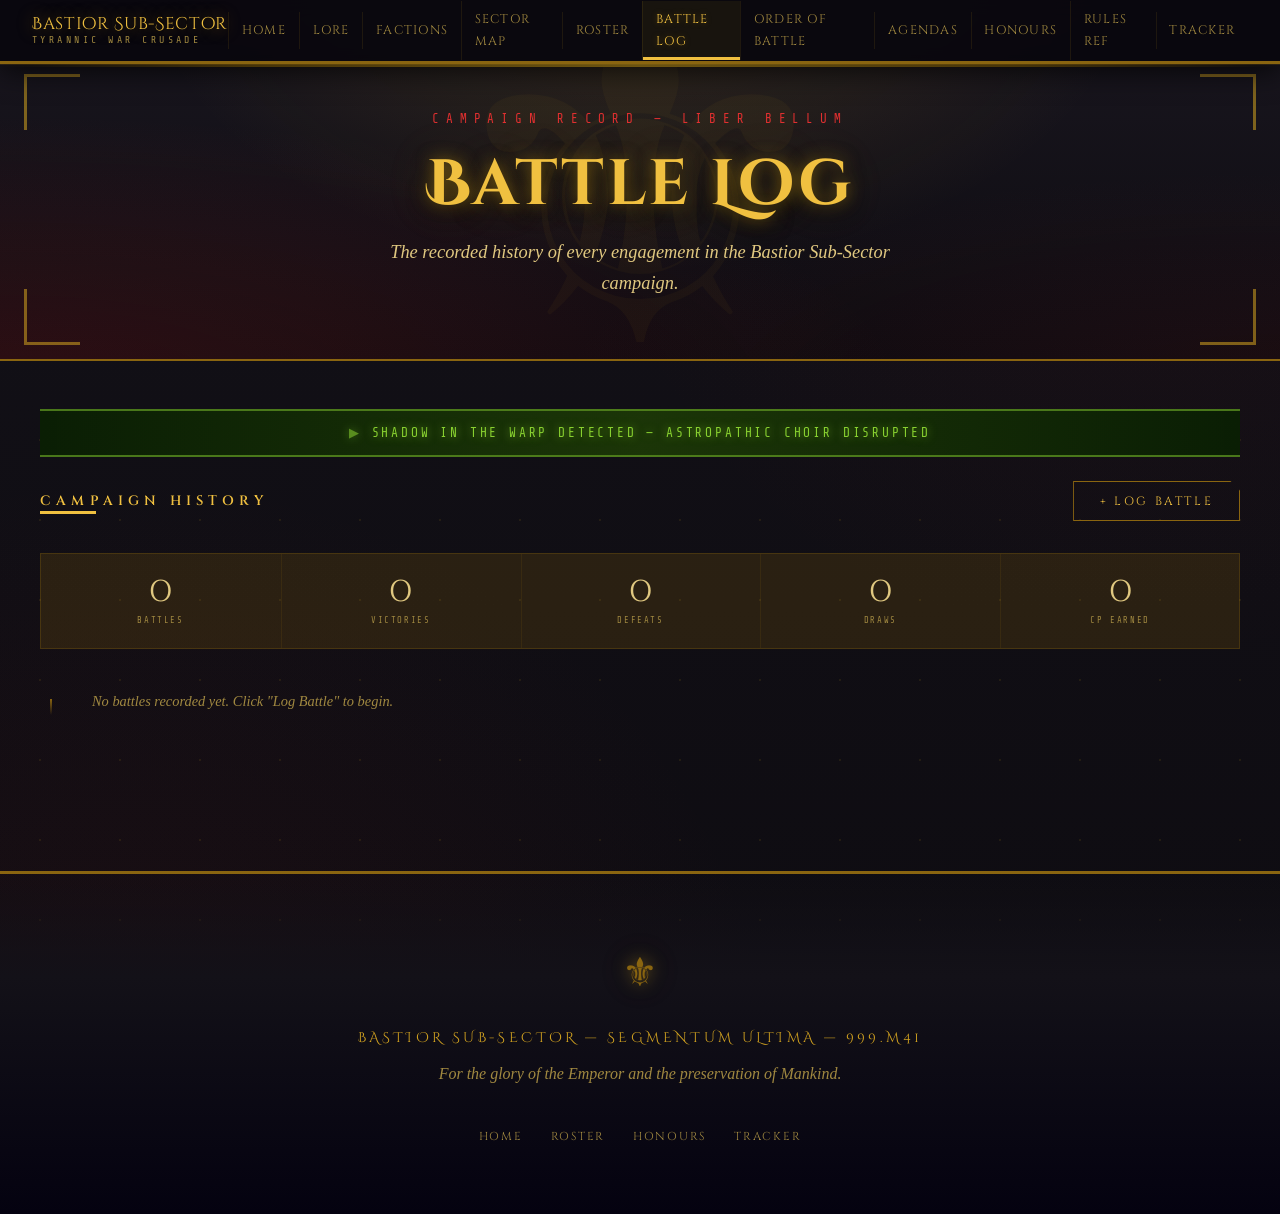
<file: battle-log.html>
<!DOCTYPE html>
<html lang="en">
<head>
  <meta charset="UTF-8"><meta name="viewport" content="width=device-width, initial-scale=1.0">
  <title>Battle Log — Bastior Crusade</title>
  <link rel="stylesheet" href="css/style.css">
</head>
<body>
  
<nav id="site-nav">
  <div class="nav-brand">Bastior Sub-Sector<span>Tyrannic War Crusade</span></div>
  <ul class="nav-links">
    <li><a href="index.html">Home</a></li>
    <li><a href="lore.html">Lore</a></li>
    <li><a href="factions.html">Factions</a></li>
    <li><a href="sector-map.html">Sector Map</a></li>
    <li><a href="roster.html">Roster</a></li>
    <li><a href="battle-log.html">Battle Log</a></li>
    <li><a href="crusade-order.html">Order of Battle</a></li>
    <li><a href="agendas.html">Agendas</a></li>
    <li><a href="honour-roll.html">Honours</a></li>
    <li><a href="rules-ref.html">Rules Ref</a></li>
    <li><a href="tracker.html">Tracker</a></li>
  </ul>
  <button class="nav-toggle" aria-label="Open menu"><span></span><span></span><span></span></button>
</nav>
  
<div class="page-hero"><div class="hero-corner tl"></div><div class="hero-corner tr"></div><div class="hero-corner bl"></div><div class="hero-corner br"></div><p class="hero-eyebrow">Campaign Record — Liber Bellum</p><h1>Battle Log</h1><p class="subtitle">The recorded history of every engagement in the Bastior Sub-Sector campaign.</p></div>

<main>
  <div class="ticker mb-3"><span class="ticker-text">SHADOW IN THE WARP DETECTED — ASTROPATHIC CHOIR DISRUPTED</span><div class="ticker-sweep"></div></div>

  <div style="display:flex;justify-content:space-between;align-items:center;margin-bottom:2rem;flex-wrap:wrap;gap:1rem;">
    <p class="sec-head" style="margin:0;border:none;padding:0;">Campaign History</p>
    <button class="btn" onclick="Modal.open('log-battle-modal')"><span>+ Log Battle</span></button>
  </div>

  <!-- Summary stats -->
  <div style="display:grid;grid-template-columns:repeat(5,1fr);gap:1px;background:rgba(184,134,11,0.15);border:1px solid rgba(184,134,11,0.2);margin-bottom:2.5rem;" class="reveal">
    <div style="background:var(--ink2);padding:1.2rem;text-align:center;"><div style="font-family:var(--font-display);font-size:2.2rem;line-height:1;color:var(--brass);text-shadow:var(--glow-brass);" id="s-total">0</div><div style="font-family:var(--font-mono);font-size:0.55rem;text-transform:uppercase;letter-spacing:0.18em;color:var(--text-dim);margin-top:0.3rem;">Battles</div></div>
    <div style="background:var(--ink2);padding:1.2rem;text-align:center;border-left:1px solid rgba(184,134,11,0.1);"><div style="font-family:var(--font-display);font-size:2.2rem;line-height:1;color:var(--brass);text-shadow:var(--glow-brass);" id="s-vic">0</div><div style="font-family:var(--font-mono);font-size:0.55rem;text-transform:uppercase;letter-spacing:0.18em;color:var(--text-dim);margin-top:0.3rem;">Victories</div></div>
    <div style="background:var(--ink2);padding:1.2rem;text-align:center;border-left:1px solid rgba(184,134,11,0.1);"><div style="font-family:var(--font-display);font-size:2.2rem;line-height:1;color:var(--rust-bright);text-shadow:var(--glow-rust);" id="s-def">0</div><div style="font-family:var(--font-mono);font-size:0.55rem;text-transform:uppercase;letter-spacing:0.18em;color:var(--text-dim);margin-top:0.3rem;">Defeats</div></div>
    <div style="background:var(--ink2);padding:1.2rem;text-align:center;border-left:1px solid rgba(184,134,11,0.1);"><div style="font-family:var(--font-display);font-size:2.2rem;line-height:1;color:var(--iron-light);" id="s-draw">0</div><div style="font-family:var(--font-mono);font-size:0.55rem;text-transform:uppercase;letter-spacing:0.18em;color:var(--text-dim);margin-top:0.3rem;">Draws</div></div>
    <div style="background:var(--ink2);padding:1.2rem;text-align:center;border-left:1px solid rgba(184,134,11,0.1);"><div style="font-family:var(--font-display);font-size:2.2rem;line-height:1;color:var(--brass);text-shadow:var(--glow-brass);" id="s-cp">0</div><div style="font-family:var(--font-mono);font-size:0.55rem;text-transform:uppercase;letter-spacing:0.18em;color:var(--text-dim);margin-top:0.3rem;">CP Earned</div></div>
  </div>

  <div class="timeline" id="battle-timeline">
    <p style="font-style:italic;color:var(--text-dim);font-size:0.9rem;padding-left:0.5rem;">No battles recorded yet. Click "Log Battle" to begin the campaign record.</p>
  </div>
</main>

<!-- MODAL -->
<div id="log-battle-modal" class="modal-backdrop" style="display:none;">
  <div class="modal-box">
    <div class="modal-title">Log Battle Record</div>
    <div class="f-grid">
      <div class="f-row"><label class="f-label">Battle Title</label><input class="f-input" id="b-title" placeholder="e.g. Defence of Hex 7" type="text"></div>
      <div class="f-row"><label class="f-label">Imperial Date</label><input class="f-input" id="b-date" placeholder="e.g. 045.999.M41" type="text"></div>
      <div class="f-row"><label class="f-label">Mission</label><input class="f-input" id="b-mission" placeholder="e.g. Annihilation, Hold the Line" type="text"></div>
      <div class="f-row"><label class="f-label">Opponent</label><input class="f-input" id="b-opponent" placeholder="e.g. Hive Fleet Leviathan" type="text"></div>
      <div class="f-row"><label class="f-label">Result</label><select class="f-select" id="b-result"><option value="Victory">Victory</option><option value="Defeat">Defeat</option><option value="Draw">Draw</option></select></div>
      <div class="f-row"><label class="f-label">CP Earned</label><input class="f-input" id="b-cp" type="number" min="0" max="20" placeholder="3"></div>
    </div>
    <div class="f-row"><label class="f-label">Location / Theatre</label><input class="f-input" id="b-location" placeholder="e.g. Bastior Prime Outer Defences" type="text"></div>
    <div class="f-row"><label class="f-label">Battle Notes</label><textarea class="f-input" id="b-notes" rows="3" placeholder="Key moments, heroic acts, casualties, narrative events..." style="resize:vertical;"></textarea></div>
    <div class="f-row"><label class="f-label">Honours Earned (comma separated)</label><input class="f-input" id="b-honours" placeholder="e.g. Slayer of Monsters, Survivors of the Shadow" type="text"></div>
    <div style="display:flex;gap:0.75rem;justify-content:flex-end;margin-top:1.5rem;">
      <button class="btn btn-danger" data-close="log-battle-modal"><span>Cancel</span></button>
      <button class="btn" onclick="submitBattle()"><span>Record Battle</span></button>
    </div>
  </div>
</div>

<footer><div class="footer-title">Bastior Sub-Sector — Segmentum Ultima — 999.M41</div><p class="footer-tagline">For the glory of the Emperor and the preservation of Mankind.</p><ul class="footer-links"><li><a href="index.html">Home</a></li><li><a href="roster.html">Roster</a></li><li><a href="honour-roll.html">Honours</a></li><li><a href="tracker.html">Tracker</a></li></ul></footer>
<script src="js/main.js"></script>
<script>
function updateStats(){
  const log=window.BattleLog.all();
  document.getElementById('s-total').textContent=log.length;
  document.getElementById('s-vic').textContent=log.filter(b=>b.result==='Victory').length;
  document.getElementById('s-def').textContent=log.filter(b=>b.result==='Defeat').length;
  document.getElementById('s-draw').textContent=log.filter(b=>b.result==='Draw').length;
  document.getElementById('s-cp').textContent=log.reduce((a,b)=>a+(parseInt(b.cp)||0),0);
}
function renderLog(){
  const el=document.getElementById('battle-timeline');
  const log=window.BattleLog.all();
  if(!log.length){el.innerHTML='<p style="font-style:italic;color:var(--text-dim);font-size:0.9rem;padding-left:0.5rem;">No battles recorded yet. Click "Log Battle" to begin.</p>';updateStats();return;}
  const resultTag={Victory:'tag-brass',Defeat:'tag-rust',Draw:'tag-iron'};
  el.innerHTML=log.map(b=>`
    <div class="tl-entry">
      <div class="tl-date">${b.date||'Unknown Date'} — ${b.mission||'Unknown Mission'}</div>
      <div class="tl-title">${b.title||'Battle Record'}</div>
      <div class="tl-body">
        <div style="display:flex;gap:0.4rem;flex-wrap:wrap;margin-bottom:0.5rem;">
          <span class="tag ${resultTag[b.result]||'tag-iron'}">${b.result||'Unknown'}</span>
          ${b.opponent?`<span class="tag tag-iron">vs ${b.opponent}</span>`:''}
          ${b.location?`<span class="tag tag-iron">${b.location}</span>`:''}
          ${b.cp?`<span class="tag tag-brass">+${b.cp} CP</span>`:''}
        </div>
        ${b.notes?`<p style="font-size:0.875rem;color:var(--text);margin-bottom:0.5rem;">${b.notes}</p>`:''}
        ${b.honours&&b.honours.length?`<div style="display:flex;gap:0.3rem;flex-wrap:wrap;margin-bottom:0.5rem;">${b.honours.map(h=>`<span class="tag tag-brass">🏅 ${h}</span>`).join('')}</div>`:''}
        <button class="btn btn-danger" style="font-size:0.55rem;padding:0.25rem 0.6rem;clip-path:none;" onclick="delBattle(${b.id})"><span>Delete</span></button>
      </div>
    </div>`).join('');
  updateStats();
}
function submitBattle(){
  const title=document.getElementById('b-title').value.trim();
  if(!title){alert('Please enter a battle title.');return;}
  const cp=parseInt(document.getElementById('b-cp').value)||0;
  const honoursRaw=document.getElementById('b-honours').value.trim();
  window.BattleLog.add({title,date:document.getElementById('b-date').value.trim(),mission:document.getElementById('b-mission').value.trim(),opponent:document.getElementById('b-opponent').value.trim(),result:document.getElementById('b-result').value,location:document.getElementById('b-location').value.trim(),notes:document.getElementById('b-notes').value.trim(),cp,honours:honoursRaw?honoursRaw.split(',').map(h=>h.trim()).filter(Boolean):[]});
  if(cp>0)window.Tracker.cp(cp,`Battle: ${title}`);
  Modal.close('log-battle-modal');
  ['b-title','b-date','b-mission','b-opponent','b-cp','b-location','b-notes','b-honours'].forEach(id=>{const el=document.getElementById(id);if(el)el.value='';});
  renderLog();
}
function delBattle(id){if(!confirm('Delete this battle record?'))return;try{const k='bastior_battles';localStorage.setItem(k,JSON.stringify(JSON.parse(localStorage.getItem(k)||'[]').filter(x=>x.id!==id)));}catch{}renderLog();}
document.addEventListener('DOMContentLoaded',renderLog);
</script>
</body>
</html>
</file>
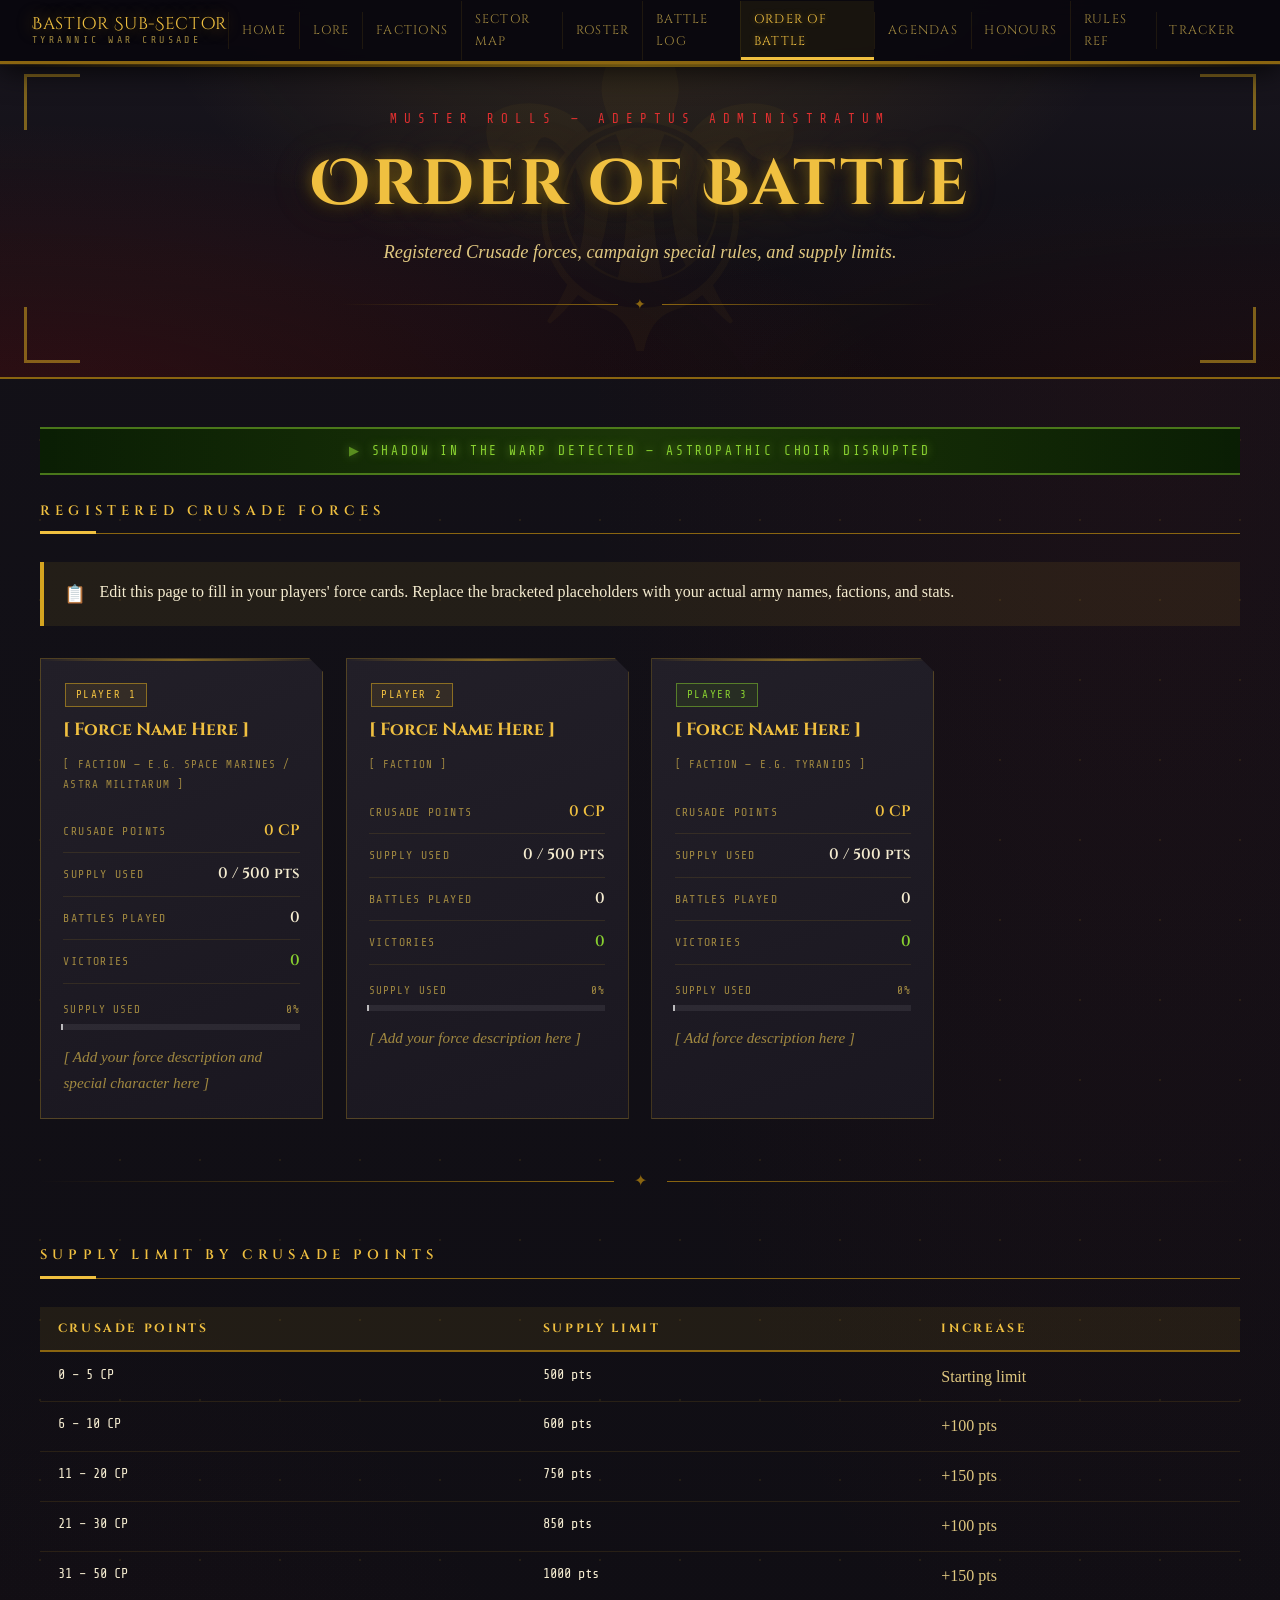
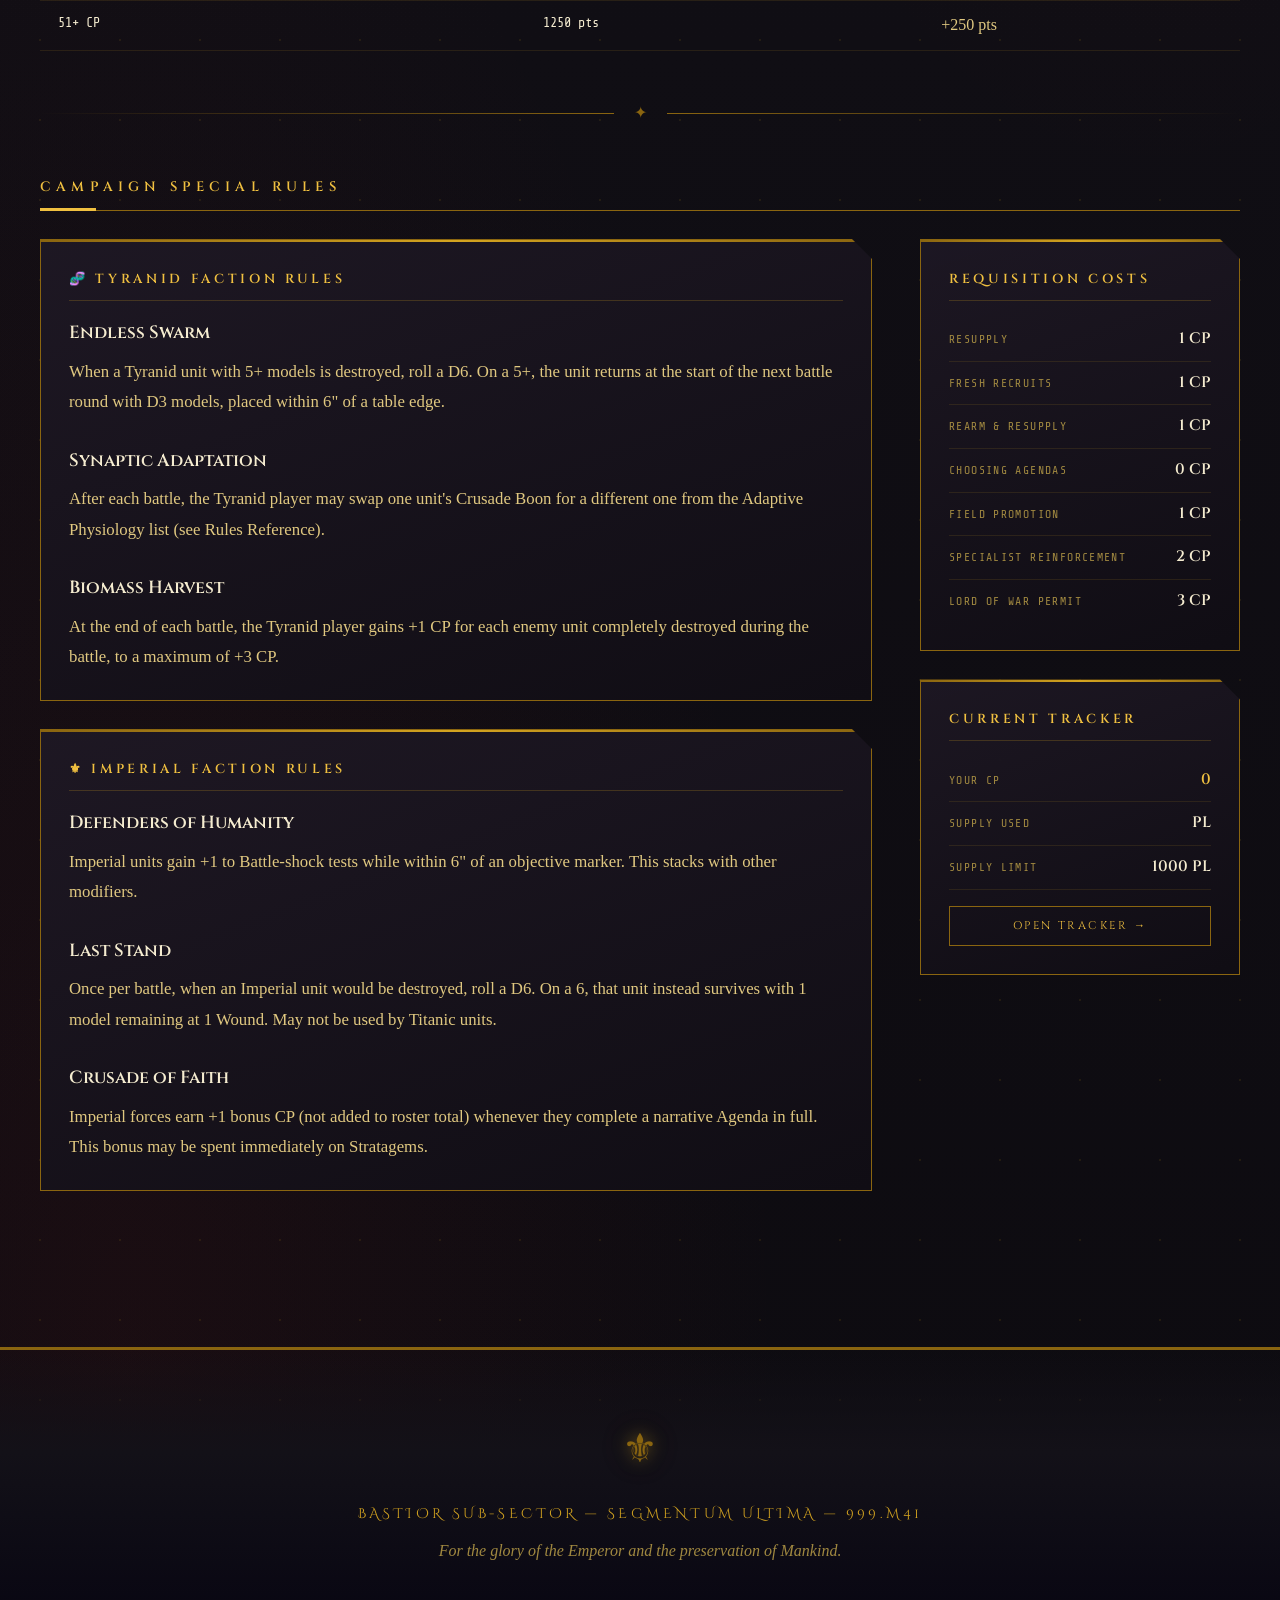
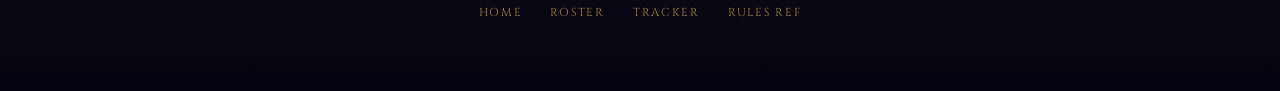
<file: crusade-order.html>
<!DOCTYPE html>
<html lang="en">
<head>
  <meta charset="UTF-8"><meta name="viewport" content="width=device-width, initial-scale=1.0">
  <title>Order of Battle — Bastior Crusade</title>
  <link rel="stylesheet" href="css/style.css">
</head>
<body>
  
<nav id="site-nav">
  <div class="nav-brand">Bastior Sub-Sector<span>Tyrannic War Crusade</span></div>
  <ul class="nav-links">
    <li><a href="index.html">Home</a></li>
    <li><a href="lore.html">Lore</a></li>
    <li><a href="factions.html">Factions</a></li>
    <li><a href="sector-map.html">Sector Map</a></li>
    <li><a href="roster.html">Roster</a></li>
    <li><a href="battle-log.html">Battle Log</a></li>
    <li><a href="crusade-order.html">Order of Battle</a></li>
    <li><a href="agendas.html">Agendas</a></li>
    <li><a href="honour-roll.html">Honours</a></li>
    <li><a href="rules-ref.html">Rules Ref</a></li>
    <li><a href="tracker.html">Tracker</a></li>
  </ul>
  <button class="nav-toggle" aria-label="Open menu"><span></span><span></span><span></span></button>
</nav>
  
  <div class="page-hero">
  <div class="hero-corner tl"></div><div class="hero-corner tr"></div><div class="hero-corner bl"></div><div class="hero-corner br"></div>
  <p class="hero-eyebrow">Muster Rolls — Adeptus Administratum</p>
  <h1>Order of Battle</h1>
  <p class="subtitle">Registered Crusade forces, campaign special rules, and supply limits.</p>
  <div class="hero-rule"><span>✦</span></div>
</div>
<main><div class="ticker mb-3"><span class="ticker-text">SHADOW IN THE WARP DETECTED — ASTROPATHIC CHOIR DISRUPTED</span><div class="ticker-sweep"></div></div>
  <p class="sec-head reveal">Registered Crusade Forces</p>
  <div class="alert alert-warn reveal"><span class="alert-icon">📋</span><div>Edit this page to fill in your players' force cards. Replace the bracketed placeholders with your actual army names, factions, and stats.</div></div>
  <div class="card-grid">
    <div class="card reveal">
      <div class="card-label"><span class="tag tag-gold">Player 1</span></div>
      <div class="card-title">[ Force Name Here ]</div>
      <div style="font-family:var(--font-mono);font-size:0.68rem;color:var(--text-dim);text-transform:uppercase;letter-spacing:0.1em;margin-bottom:1rem;">[ Faction — e.g. Space Marines / Astra Militarum ]</div>
      <div class="stat-row"><span class="stat-key">Crusade Points</span><span class="stat-val warning">0 CP</span></div>
      <div class="stat-row"><span class="stat-key">Supply Used</span><span class="stat-val">0 / 500 pts</span></span></div>
      <div class="stat-row"><span class="stat-key">Battles Played</span><span class="stat-val">0</span></div>
      <div class="stat-row"><span class="stat-key">Victories</span><span class="stat-val ok">0</span></div>
      <div class="bar-wrap mt-2"><div class="bar-labels"><span>Supply Used</span><span>0%</span></div><div class="bar-track"><div class="bar-fill imperial" style="width:0%"></div></div></div>
      <p style="font-style:italic;font-size:0.95rem;color:var(--text-dim);margin-top:0.9rem;">[ Add your force description and special character here ]</p>
    </div>
    <div class="card reveal d1">
      <div class="card-label"><span class="tag tag-gold">Player 2</span></div>
      <div class="card-title">[ Force Name Here ]</div>
      <div style="font-family:var(--font-mono);font-size:0.68rem;color:var(--text-dim);text-transform:uppercase;letter-spacing:0.1em;margin-bottom:1rem;">[ Faction ]</div>
      <div class="stat-row"><span class="stat-key">Crusade Points</span><span class="stat-val warning">0 CP</span></div>
      <div class="stat-row"><span class="stat-key">Supply Used</span><span class="stat-val">0 / 500 pts</span></span></div>
      <div class="stat-row"><span class="stat-key">Battles Played</span><span class="stat-val">0</span></div>
      <div class="stat-row"><span class="stat-key">Victories</span><span class="stat-val ok">0</span></div>
      <div class="bar-wrap mt-2"><div class="bar-labels"><span>Supply Used</span><span>0%</span></div><div class="bar-track"><div class="bar-fill imperial" style="width:0%"></div></div></div>
      <p style="font-style:italic;font-size:0.95rem;color:var(--text-dim);margin-top:0.9rem;">[ Add your force description here ]</p>
    </div>
    <div class="card reveal d2">
      <div class="card-label"><span class="tag tag-hive">Player 3</span></div>
      <div class="card-title">[ Force Name Here ]</div>
      <div style="font-family:var(--font-mono);font-size:0.68rem;color:var(--text-dim);text-transform:uppercase;letter-spacing:0.1em;margin-bottom:1rem;">[ Faction — e.g. Tyranids ]</div>
      <div class="stat-row"><span class="stat-key">Crusade Points</span><span class="stat-val warning">0 CP</span></div>
      <div class="stat-row"><span class="stat-key">Supply Used</span><span class="stat-val">0 / 500 pts</span></span></div>
      <div class="stat-row"><span class="stat-key">Battles Played</span><span class="stat-val">0</span></div>
      <div class="stat-row"><span class="stat-key">Victories</span><span class="stat-val ok">0</span></div>
      <div class="bar-wrap mt-2"><div class="bar-labels"><span>Supply Used</span><span>0%</span></div><div class="bar-track"><div class="bar-fill tyranid" style="width:0%"></div></div></div>
      <p style="font-style:italic;font-size:0.95rem;color:var(--text-dim);margin-top:0.9rem;">[ Add force description here ]</p>
    </div>
  </div>

  <div class="divider"><span>✦</span></div>
  <p class="sec-head reveal">Supply Limit by Crusade Points</p>
  <table class="tbl reveal"><thead><tr><th>Crusade Points</th><th>Supply Limit</th><th>Increase</th></tr></thead><tbody>
    <tr><td class="mono">0 – 5 CP</td><td class="mono">500 pts</td><td>Starting limit</td></tr>
    <tr><td class="mono">6 – 10 CP</td><td class="mono">600 pts</td><td>+100 pts</td></tr>
    <tr><td class="mono">11 – 20 CP</td><td class="mono">750 pts</td><td>+150 pts</td></tr>
    <tr><td class="mono">21 – 30 CP</td><td class="mono">850 pts</td><td>+100 pts</td></tr>
    <tr><td class="mono">31 – 50 CP</td><td class="mono">1000 pts</td><td>+150 pts</td></tr>
    <tr><td class="mono">51+ CP</td><td class="mono">1250 pts</td><td>+250 pts</td></tr>
  </tbody></table>

  <div class="divider"><span>✦</span></div>
  <p class="sec-head reveal">Campaign Special Rules</p>
  <div class="two-col">
    <div>
      <div class="panel reveal">
        <div class="panel-title">🧬 Tyranid Faction Rules</div>
        <h3 class="lore-sh" style="margin-top:0;">Endless Swarm</h3>
        <p>When a Tyranid unit with 5+ models is destroyed, roll a D6. On a 5+, the unit returns at the start of the next battle round with D3 models, placed within 6" of a table edge.</p>
        <h3 class="lore-sh">Synaptic Adaptation</h3>
        <p>After each battle, the Tyranid player may swap one unit's Crusade Boon for a different one from the Adaptive Physiology list (see Rules Reference).</p>
        <h3 class="lore-sh">Biomass Harvest</h3>
        <p>At the end of each battle, the Tyranid player gains +1 CP for each enemy unit completely destroyed during the battle, to a maximum of +3 CP.</p>
      </div>
      <div class="panel reveal d1">
        <div class="panel-title">⚜ Imperial Faction Rules</div>
        <h3 class="lore-sh" style="margin-top:0;">Defenders of Humanity</h3>
        <p>Imperial units gain +1 to Battle-shock tests while within 6" of an objective marker. This stacks with other modifiers.</p>
        <h3 class="lore-sh">Last Stand</h3>
        <p>Once per battle, when an Imperial unit would be destroyed, roll a D6. On a 6, that unit instead survives with 1 model remaining at 1 Wound. May not be used by Titanic units.</p>
        <h3 class="lore-sh">Crusade of Faith</h3>
        <p>Imperial forces earn +1 bonus CP (not added to roster total) whenever they complete a narrative Agenda in full. This bonus may be spent immediately on Stratagems.</p>
      </div>
    </div>
    <aside class="sidebar">
      <div class="panel reveal">
        <div class="panel-title">Requisition Costs</div>
        <div class="stat-row"><span class="stat-key">Resupply</span><span class="stat-val">1 CP</span></div>
        <div class="stat-row"><span class="stat-key">Fresh Recruits</span><span class="stat-val">1 CP</span></div>
        <div class="stat-row"><span class="stat-key">Rearm &amp; Resupply</span><span class="stat-val">1 CP</span></div>
        <div class="stat-row"><span class="stat-key">Choosing Agendas</span><span class="stat-val">0 CP</span></div>
        <div class="stat-row"><span class="stat-key">Field Promotion</span><span class="stat-val">1 CP</span></div>
        <div class="stat-row"><span class="stat-key">Specialist Reinforcement</span><span class="stat-val">2 CP</span></div>
        <div class="stat-row"><span class="stat-key">Lord of War permit</span><span class="stat-val">3 CP</span></div>
      </div>
      <div class="panel reveal d1">
        <div class="panel-title">Current Tracker</div>
        <div class="stat-row"><span class="stat-key">Your CP</span><span class="stat-val warning"><span class="cp-live">0</span></span></div>
        <div class="stat-row"><span class="stat-key">Supply Used</span><span class="stat-val"><span class="sup-used-live">0</span> PL</span></div>
        <div class="stat-row"><span class="stat-key">Supply Limit</span><span class="stat-val"><span class="sup-max-live">50</span> PL</span></div>
        <div style="margin-top:1rem;"><a href="tracker.html" class="btn" style="width:100%;text-align:center;display:block;clip-path:none;padding:0.6rem;font-size:0.7rem;"><span>Open Tracker →</span></a></div>
      </div>
    </aside>
  </div>
</main>
<footer><div class="footer-title">Bastior Sub-Sector — Segmentum Ultima — 999.M41</div><p class="footer-tagline">For the glory of the Emperor and the preservation of Mankind.</p><ul class="footer-links"><li><a href="index.html">Home</a></li><li><a href="roster.html">Roster</a></li><li><a href="tracker.html">Tracker</a></li><li><a href="rules-ref.html">Rules Ref</a></li></ul></footer>
<script src="js/main.js"></script>
</body>
</html>
</file>
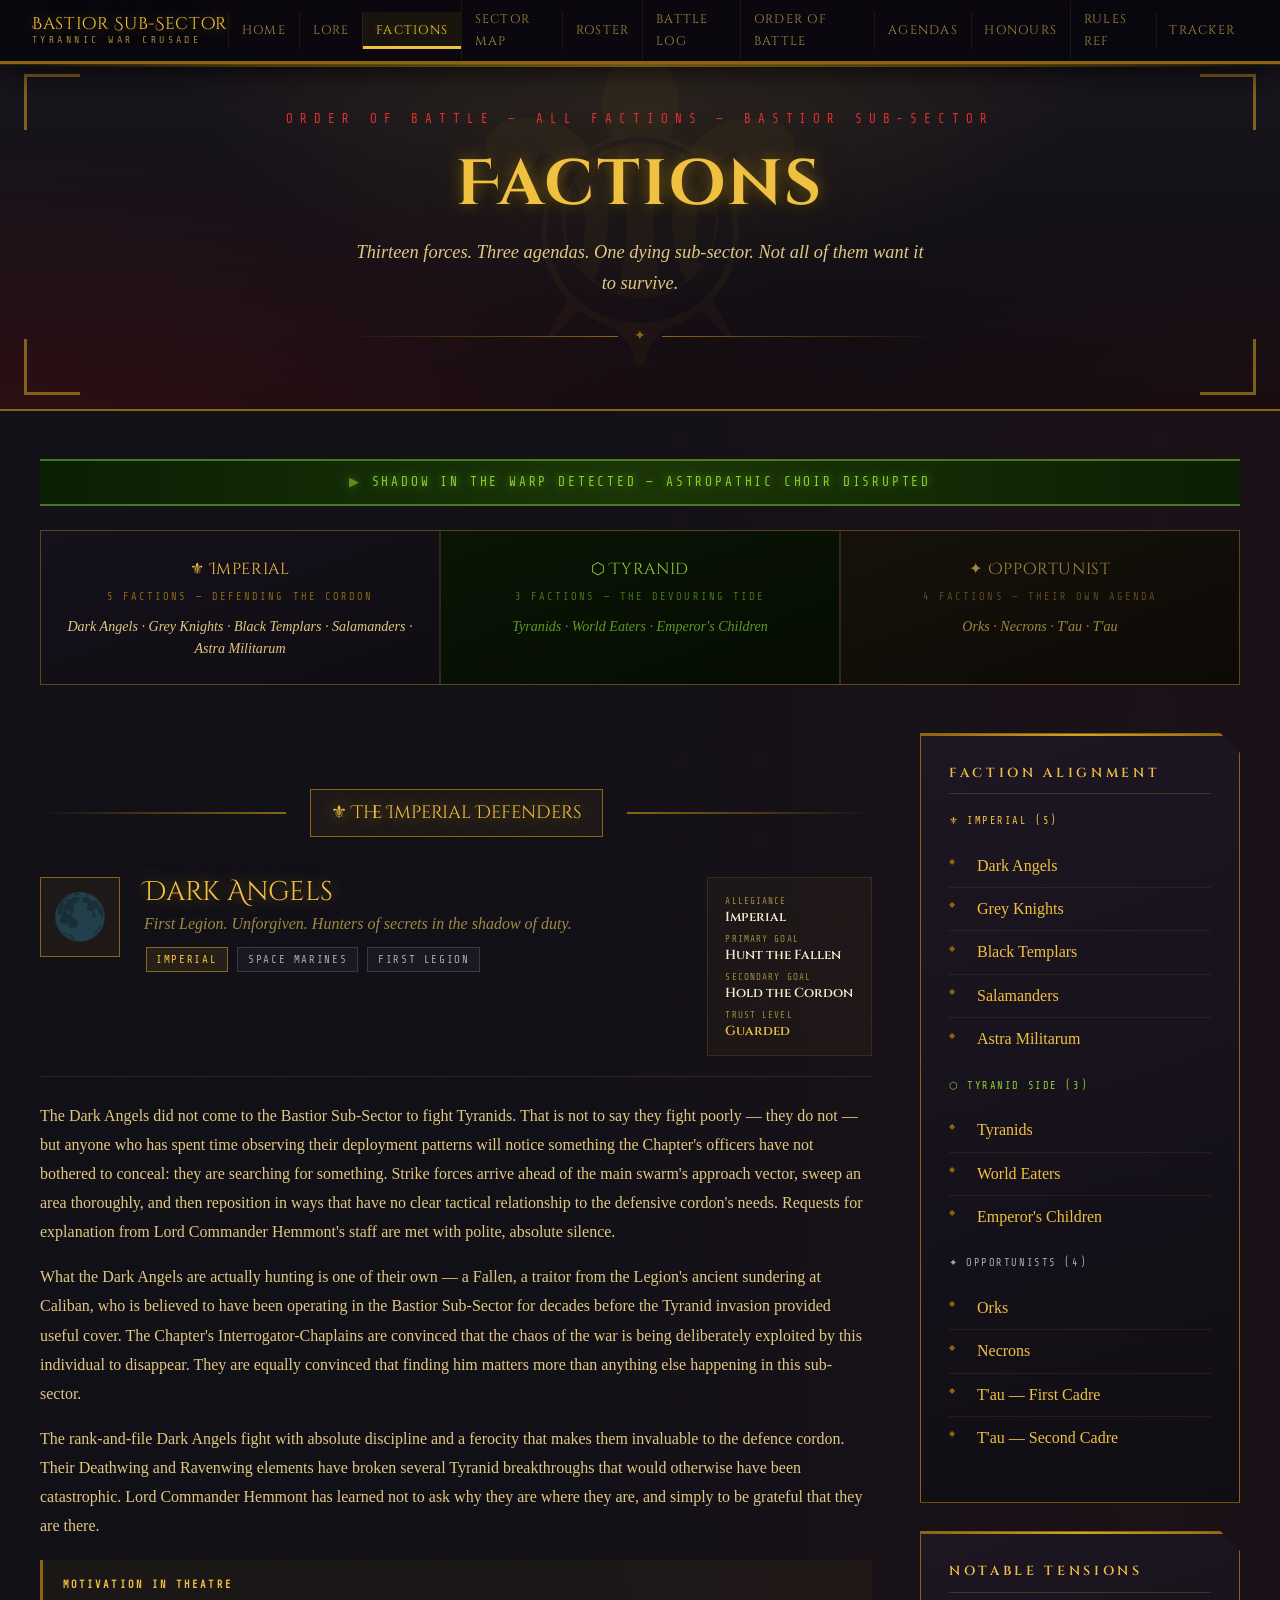
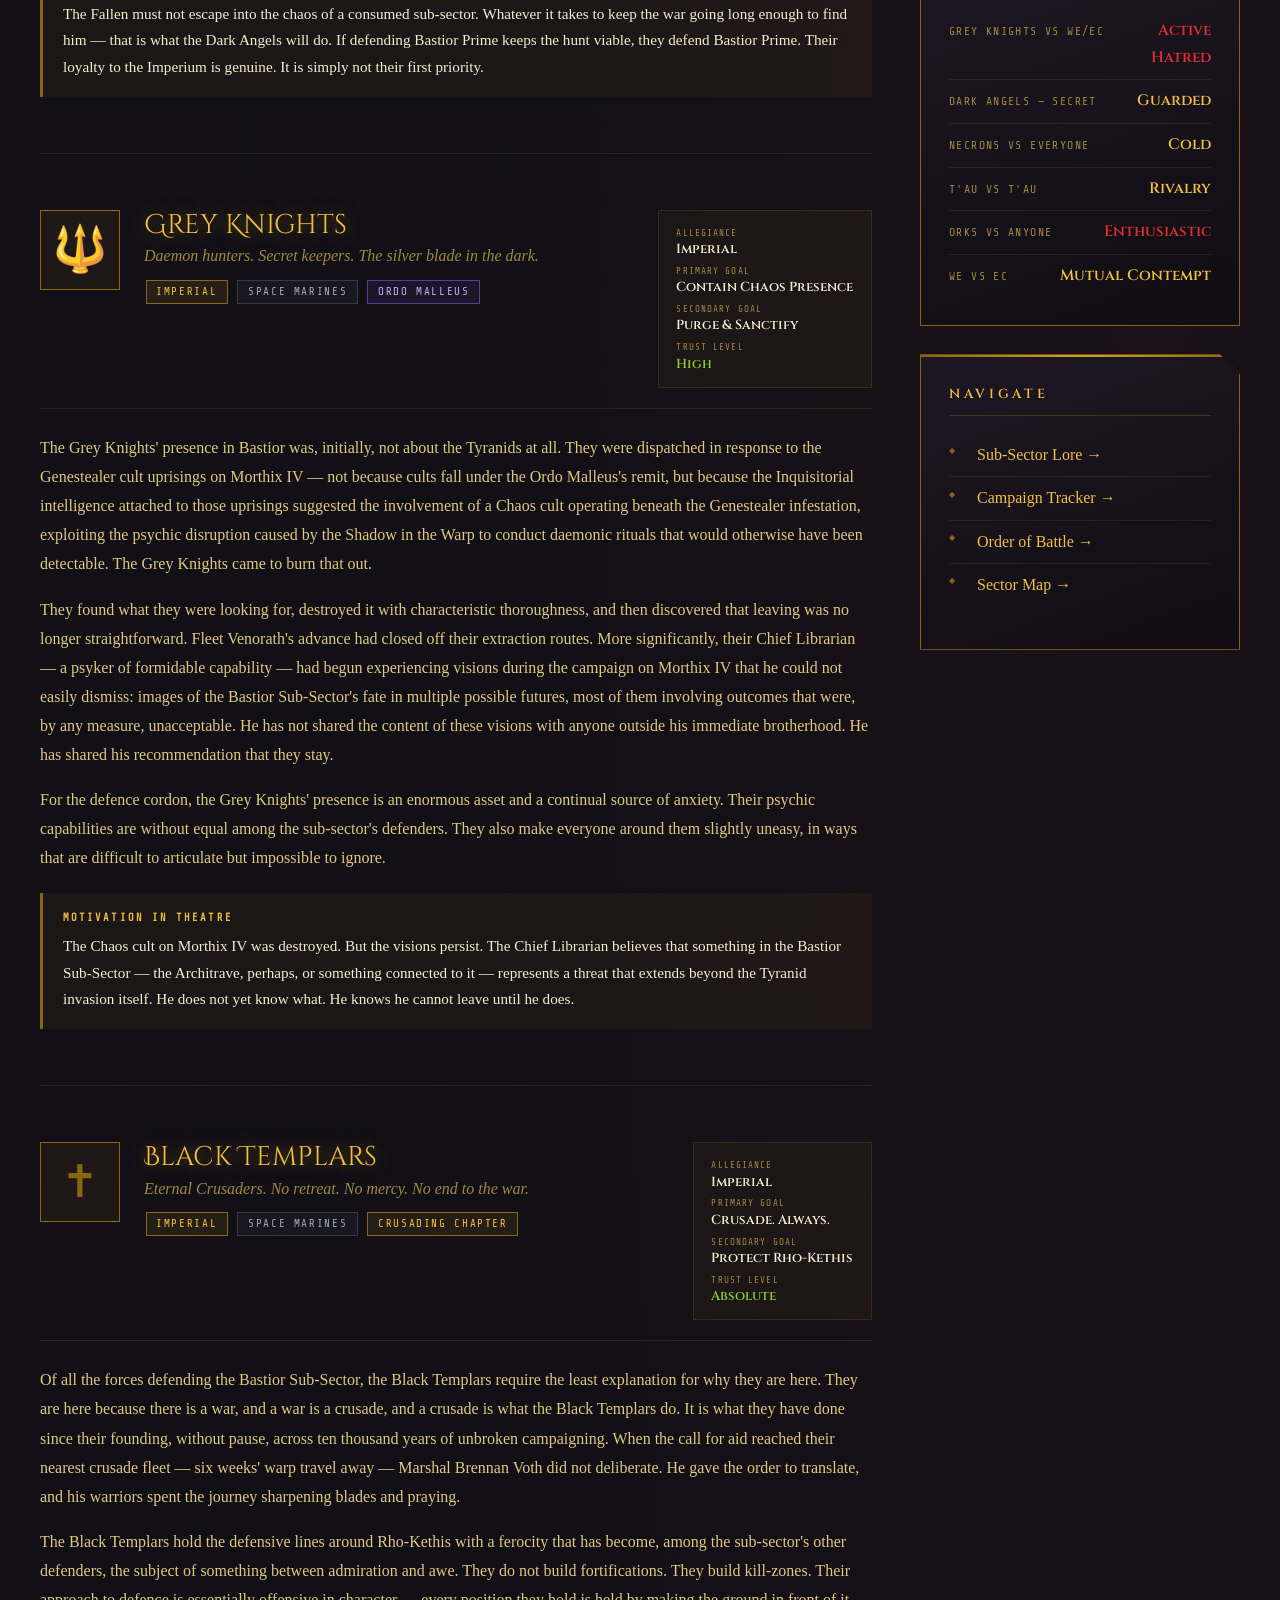
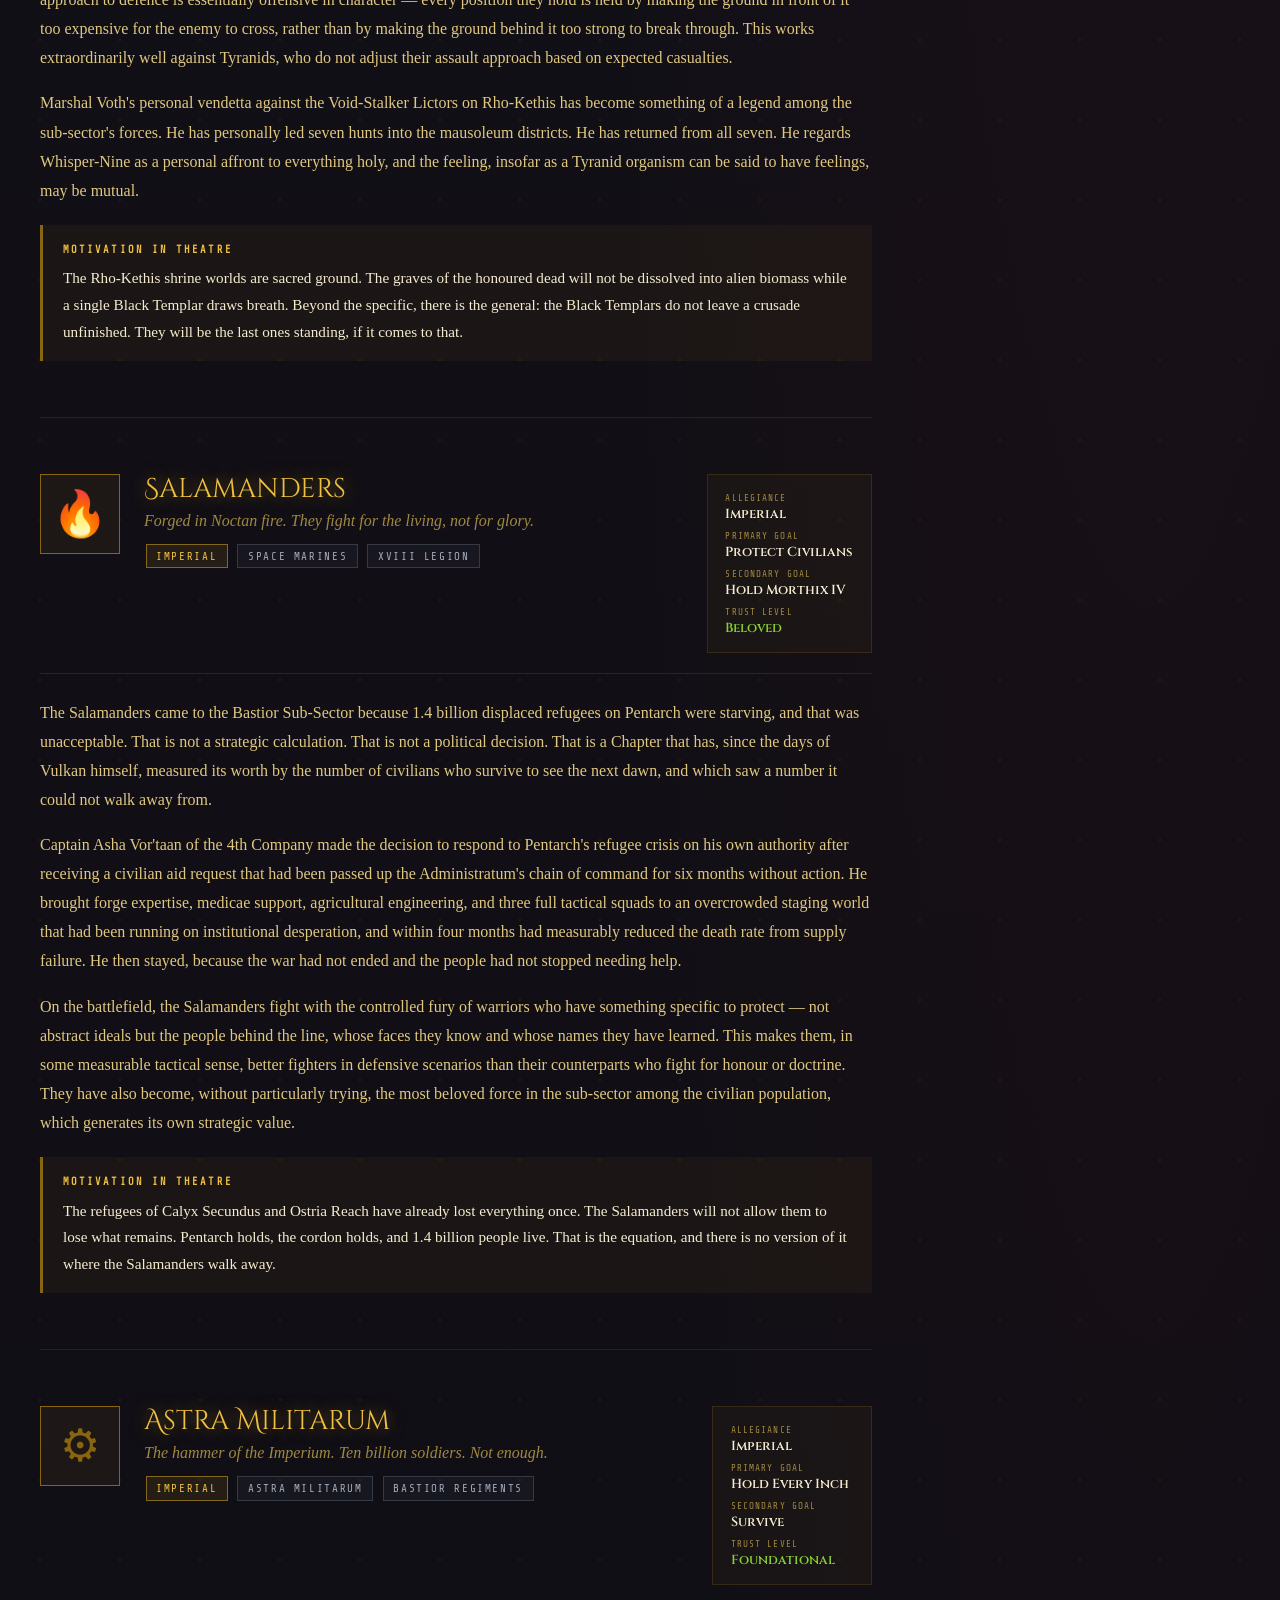
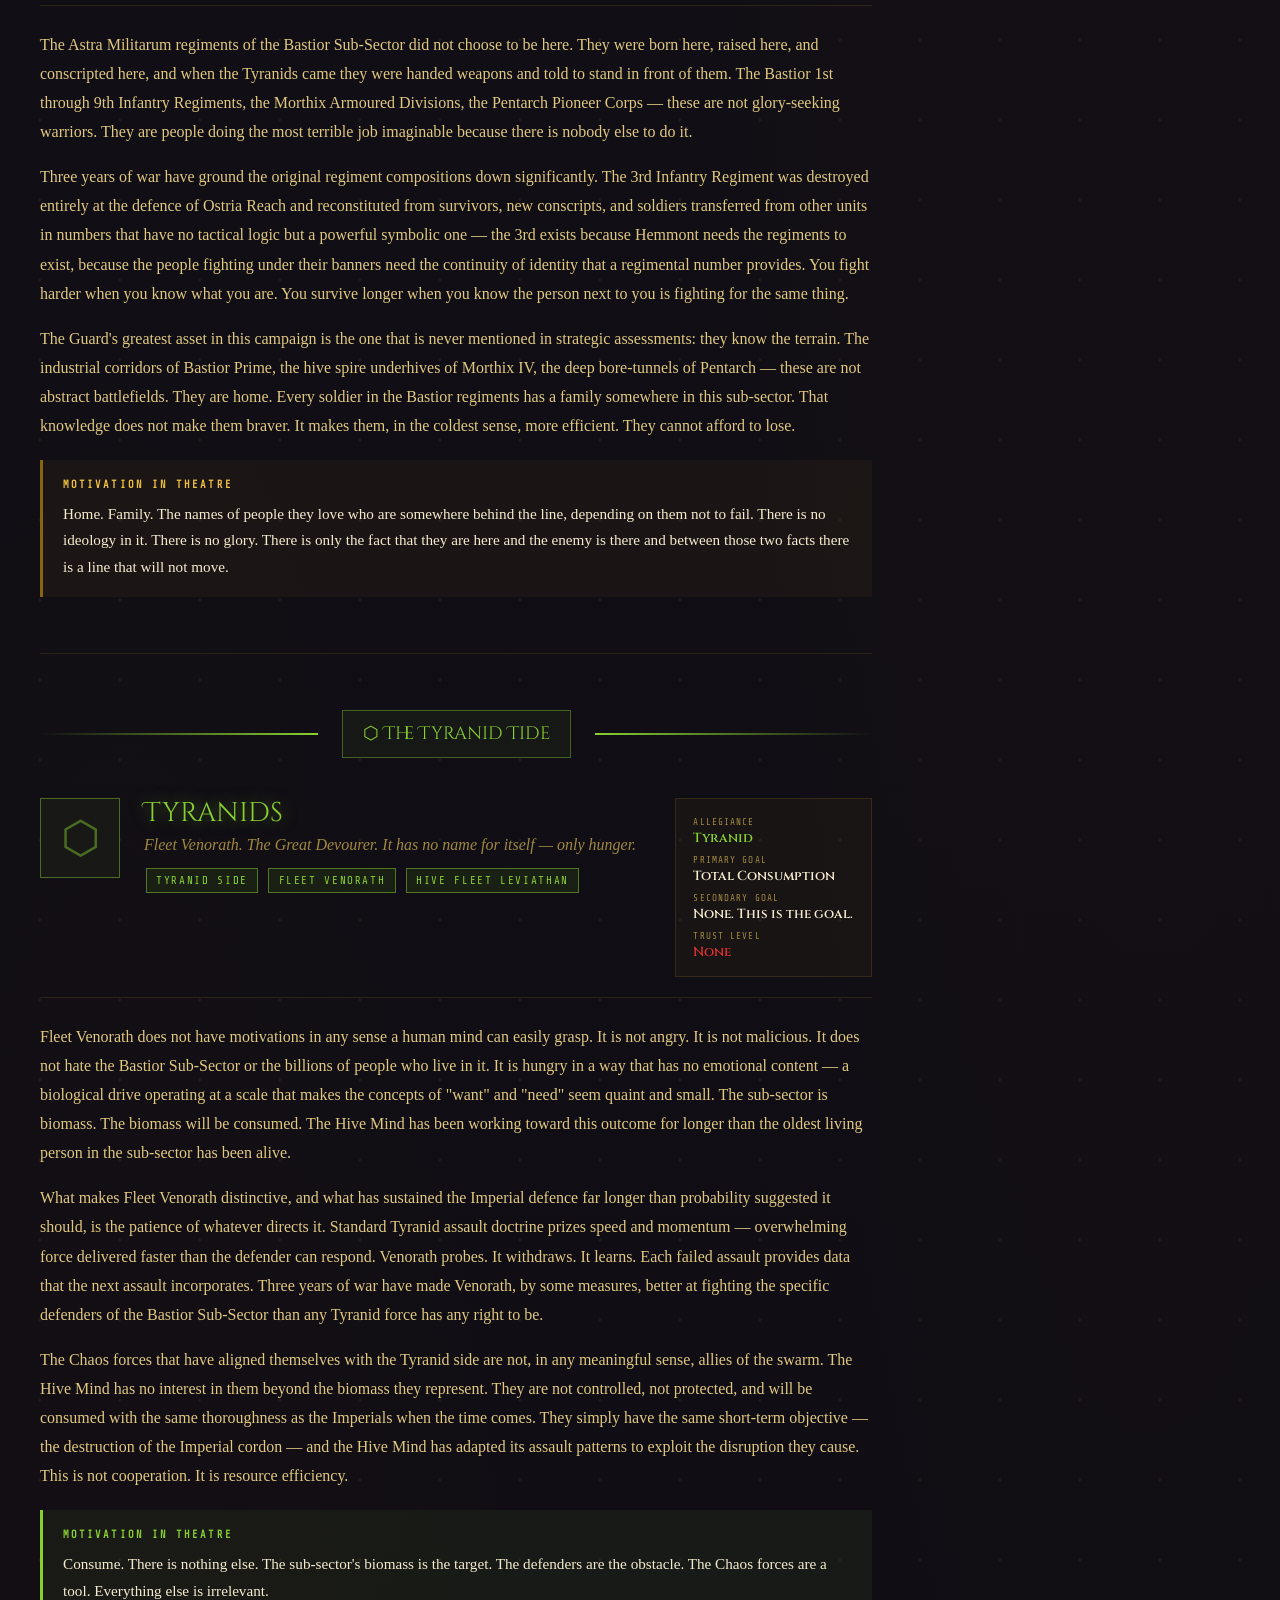
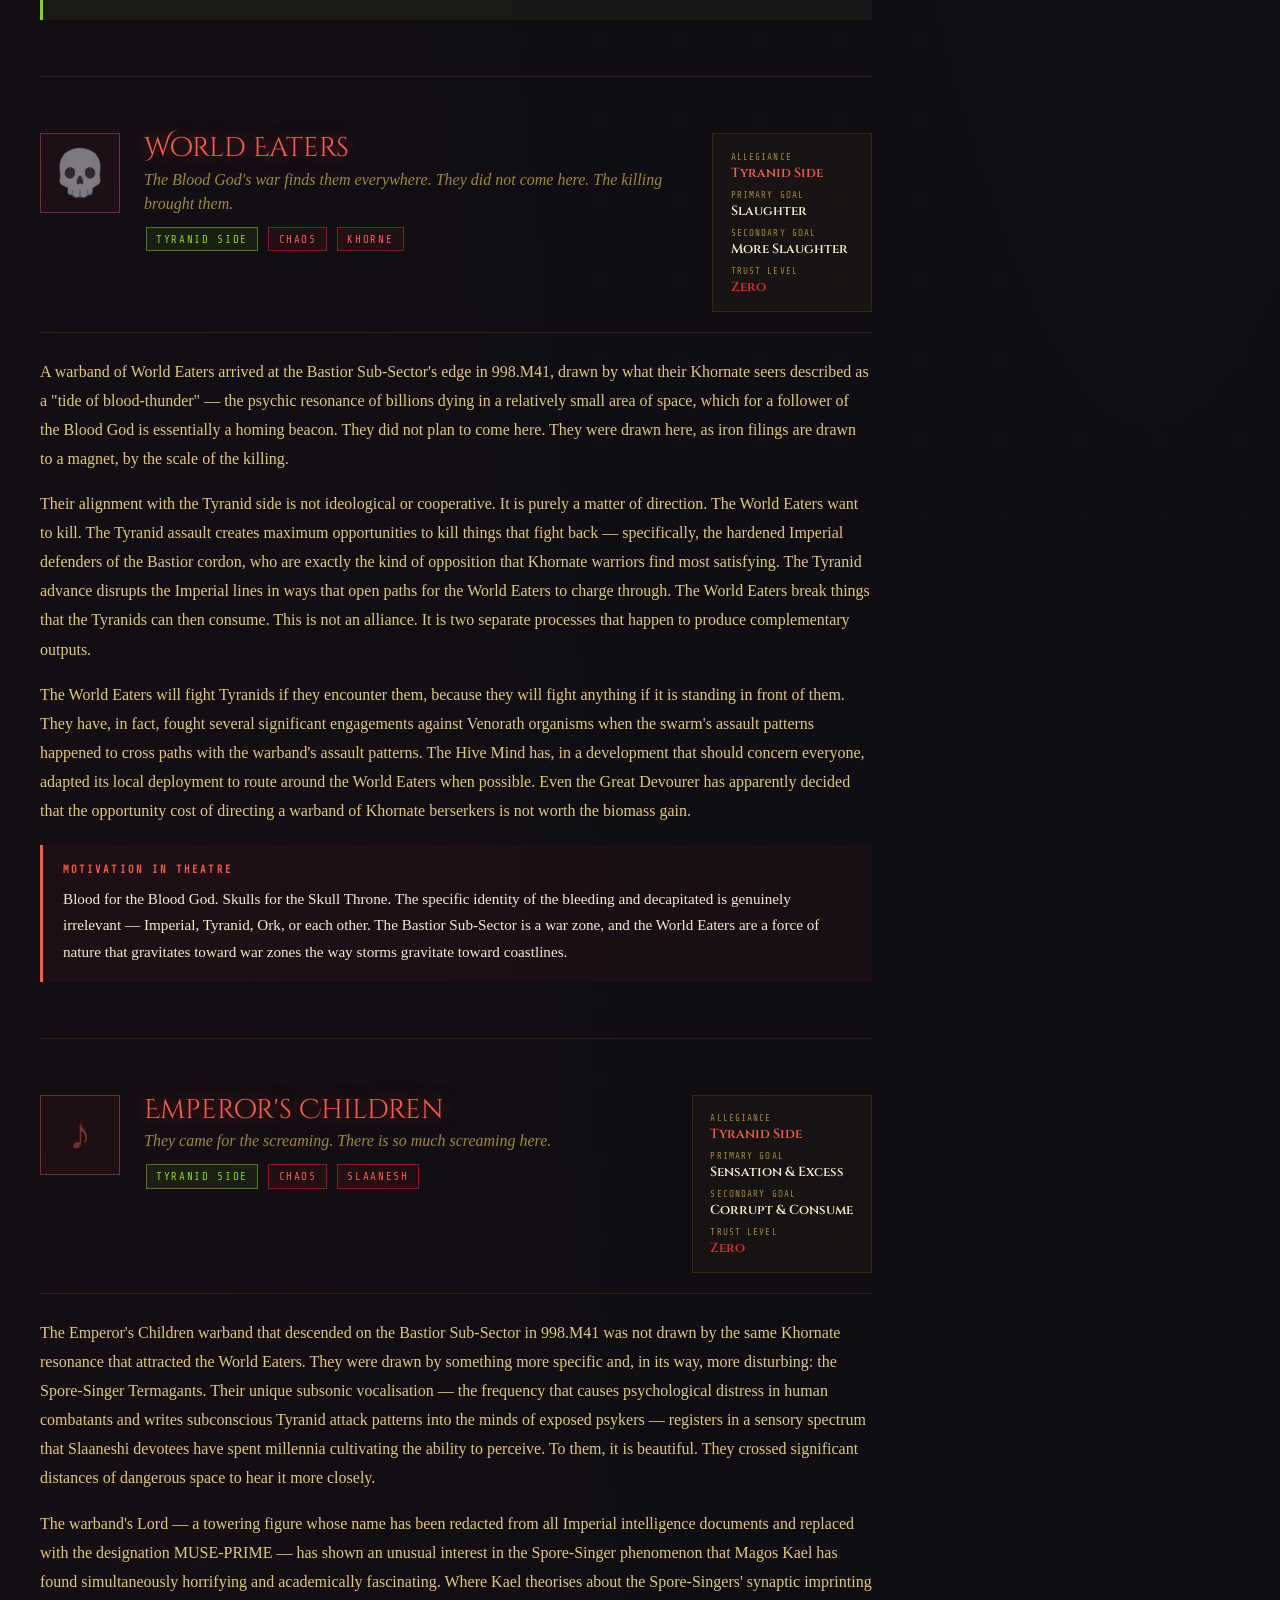
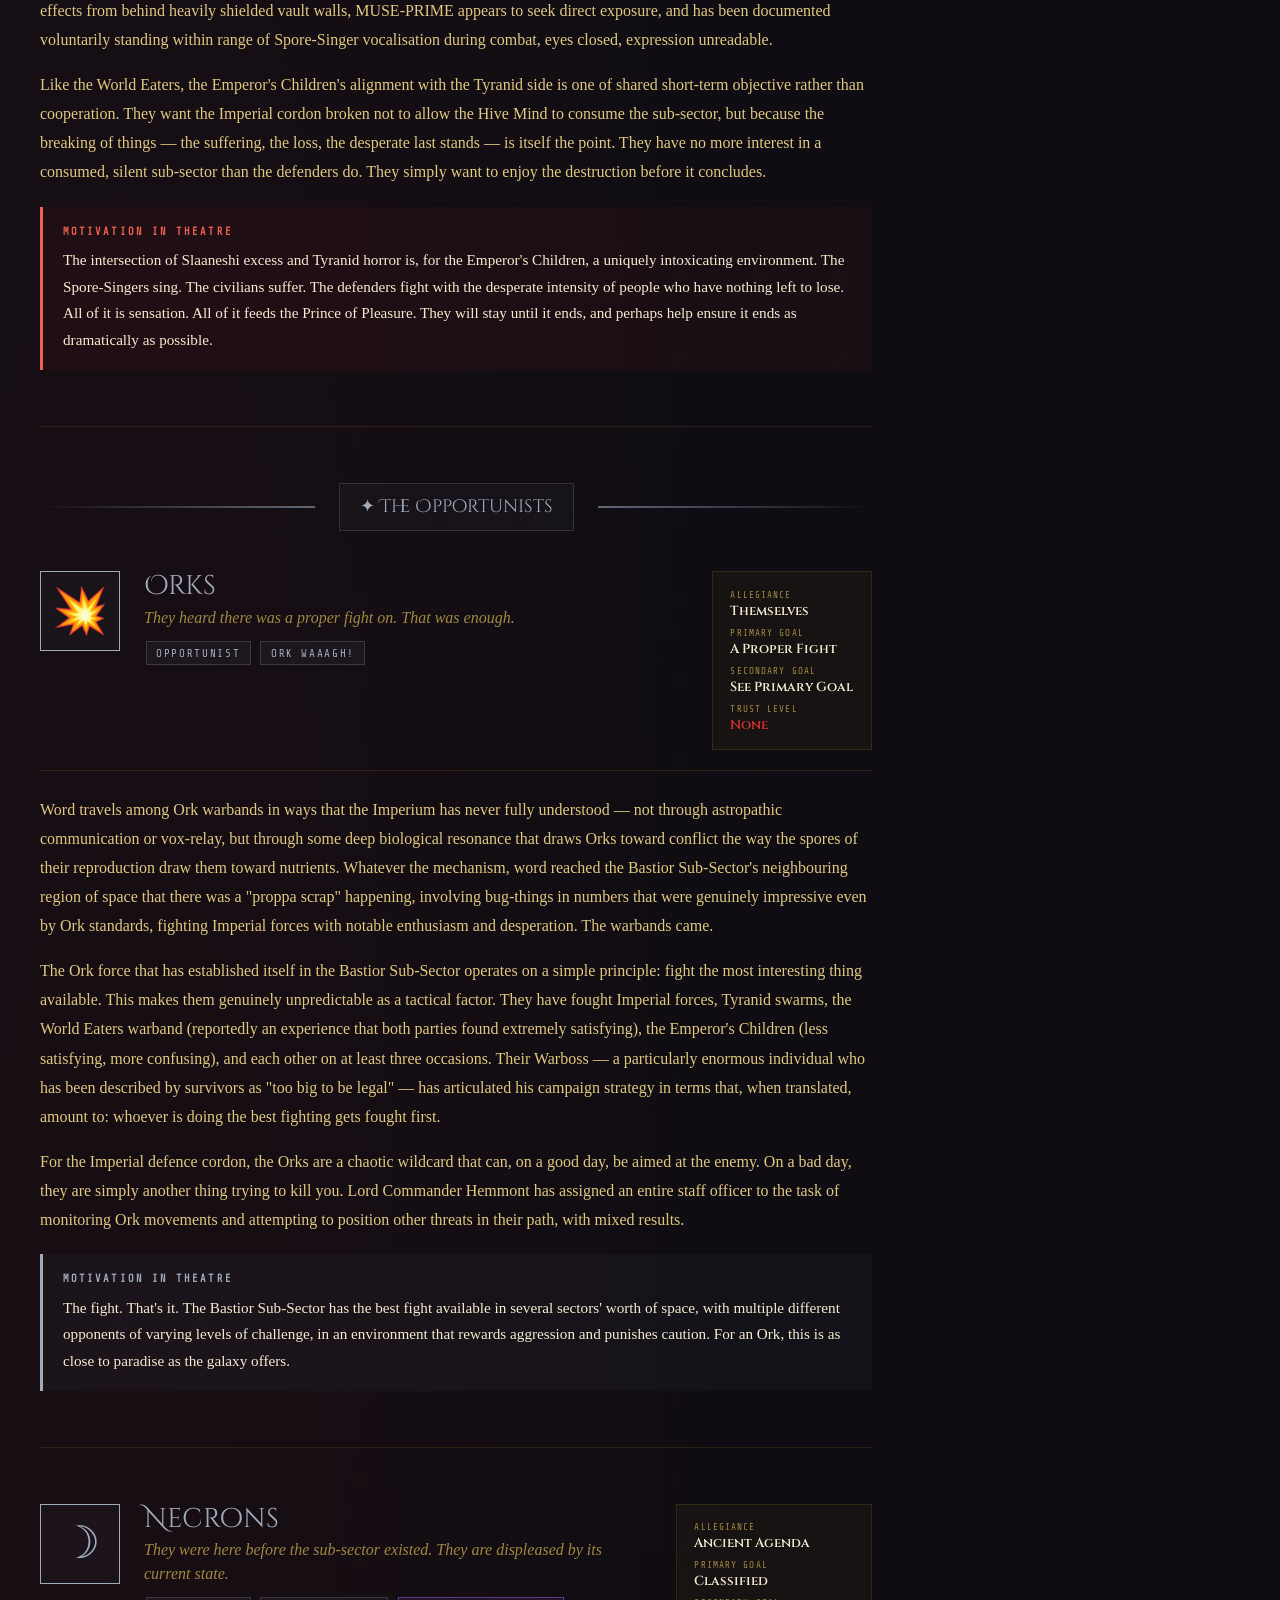
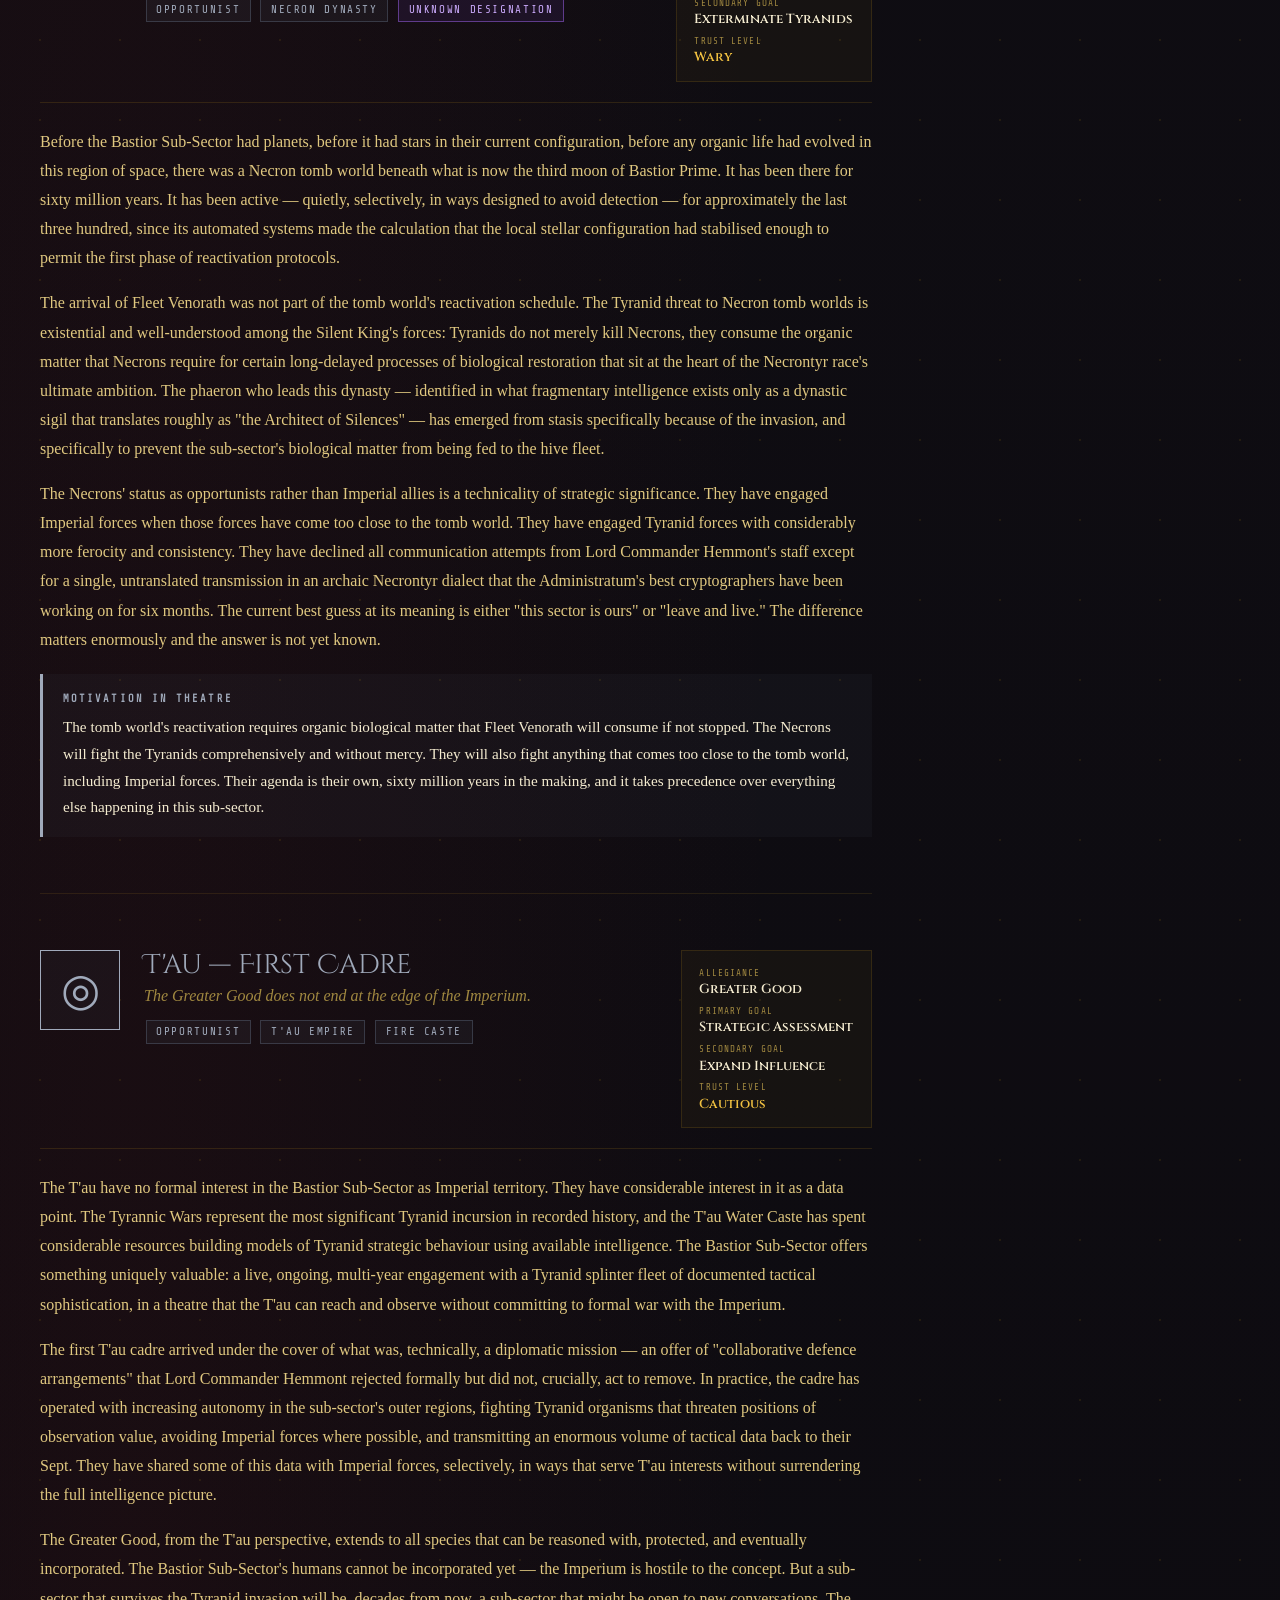
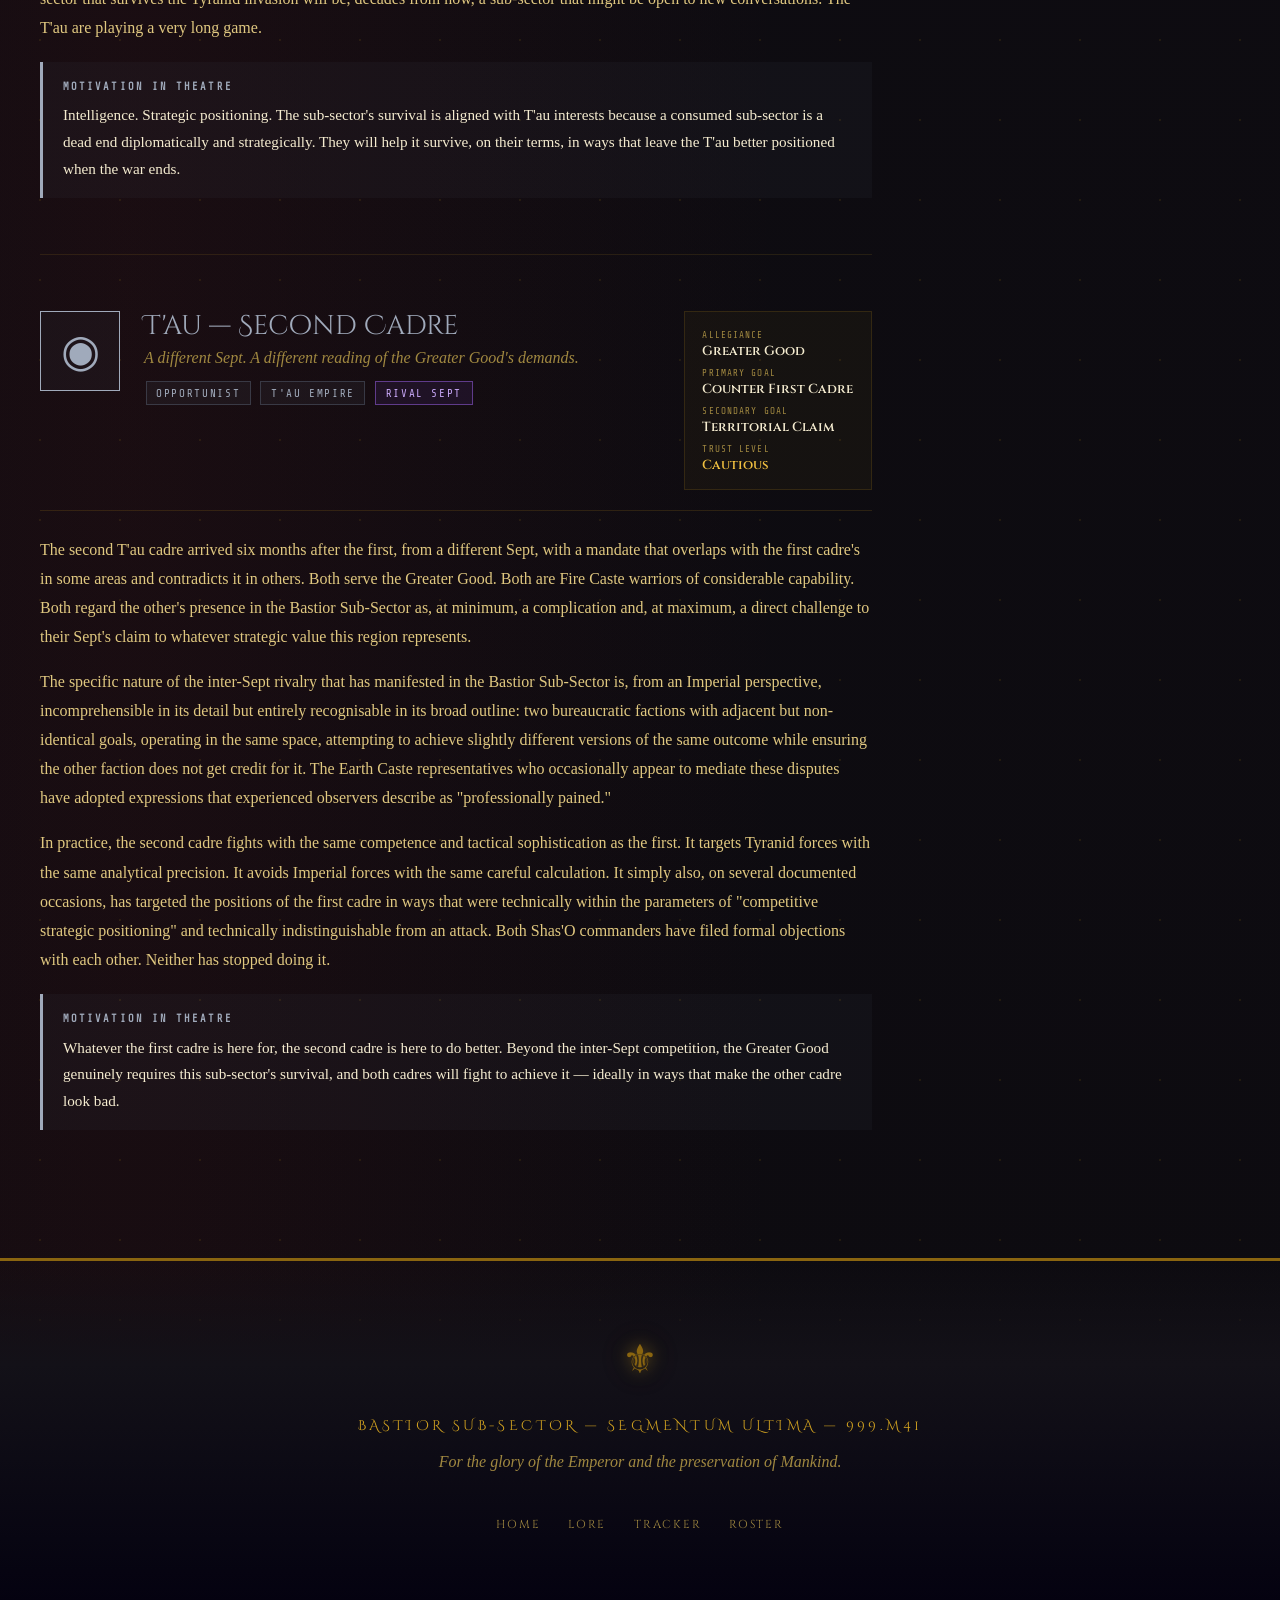
<file: factions.html>
<!DOCTYPE html>
<html lang="en">
<head>
  <meta charset="UTF-8"><meta name="viewport" content="width=device-width, initial-scale=1.0">
  <title>Factions — Bastior Crusade</title>
  <link rel="stylesheet" href="css/style.css">
  <style>
    .faction-hero-bar {
      display: grid;
      grid-template-columns: repeat(3, 1fr);
      gap: 2px;
      background: rgba(212,164,32,0.15);
      border: 1px solid rgba(212,164,32,0.25);
      margin-bottom: 3rem;
    }
    .faction-hero-cell {
      padding: 1.5rem;
      text-align: center;
    }
    .fhc-imperial { background: linear-gradient(160deg, rgba(20,16,28,0.95), rgba(14,12,18,0.98)); }
    .fhc-tyranid  { background: linear-gradient(160deg, rgba(8,20,4,0.95),  rgba(4,12,2,0.98)); }
    .fhc-neutral  { background: linear-gradient(160deg, rgba(20,16,10,0.95), rgba(12,10,6,0.98)); }
    .fhc-title {
      font-family: var(--font-display);
      font-size: 1rem;
      margin-bottom: 0.35rem;
      letter-spacing: 0.04em;
    }
    .fhc-imperial .fhc-title { color: var(--gold-bright); }
    .fhc-tyranid  .fhc-title { color: var(--hive-bright); }
    .fhc-neutral  .fhc-title { color: var(--text-dim); }
    .fhc-count {
      font-family: var(--font-mono);
      font-size: 0.65rem;
      letter-spacing: 0.2em;
      text-transform: uppercase;
    }
    .fhc-imperial .fhc-count { color: var(--gold-dim); }
    .fhc-tyranid  .fhc-count { color: rgba(136,208,48,0.5); }
    .fhc-neutral  .fhc-count { color: var(--text-faint); }
    .fhc-factions {
      font-family: var(--font-body);
      font-size: 0.88rem;
      font-style: italic;
      margin-top: 0.5rem;
      line-height: 1.6;
    }
    .fhc-imperial .fhc-factions { color: var(--text-main); }
    .fhc-tyranid  .fhc-factions { color: rgba(136,208,48,0.7); }
    .fhc-neutral  .fhc-factions { color: var(--text-dim); }

    /* Faction entry card */
    .faction-entry {
      margin-bottom: 3.5rem;
      padding-bottom: 3.5rem;
      border-bottom: 1px solid rgba(212,164,32,0.12);
    }
    .faction-entry:last-child { border-bottom: none; margin-bottom: 0; padding-bottom: 0; }

    .faction-header {
      display: grid;
      grid-template-columns: 80px 1fr auto;
      gap: 0 1.5rem;
      align-items: start;
      margin-bottom: 1.5rem;
      padding-bottom: 1.25rem;
      border-bottom: 1px solid rgba(212,164,32,0.15);
    }
    .faction-sigil {
      width: 80px; height: 80px;
      display: flex; align-items: center; justify-content: center;
      font-size: 2.8rem;
      flex-shrink: 0;
      border: 1px solid currentColor;
      position: relative;
    }
    .faction-sigil.imperial { color: var(--gold-dim); background: rgba(212,164,32,0.06); }
    .faction-sigil.tyranid  { color: rgba(136,208,48,0.45); background: rgba(136,208,48,0.05); }
    .faction-sigil.neutral  { color: var(--steel-light); background: rgba(90,96,112,0.07); }
    .faction-sigil.chaos    { color: rgba(200,80,80,0.5); background: rgba(160,40,40,0.07); }

    .faction-name {
      font-family: var(--font-display);
      font-size: 1.7rem;
      line-height: 1.1;
      margin-bottom: 0.3rem;
    }
    .faction-name.imperial { color: var(--gold-bright); text-shadow: var(--glow-gold); }
    .faction-name.tyranid  { color: var(--hive-bright); text-shadow: var(--glow-hive); }
    .faction-name.neutral  { color: var(--steel-light); }
    .faction-name.chaos    { color: var(--blood-pale); text-shadow: var(--glow-blood); }

    .faction-epithet {
      font-family: var(--font-body);
      font-style: italic;
      font-size: 1rem;
      color: var(--text-dim);
      margin-bottom: 0.6rem;
      line-height: 1.5;
    }
    .faction-meta {
      display: flex; flex-wrap: wrap; gap: 0.4rem;
    }

    .faction-stats {
      display: grid;
      grid-template-rows: repeat(4, auto);
      gap: 0.3rem;
      min-width: 160px;
      padding: 0.9rem 1.1rem;
      background: rgba(212,164,32,0.04);
      border: 1px solid rgba(212,164,32,0.15);
      align-self: start;
      flex-shrink: 0;
    }
    .fs-row { display: flex; flex-direction: column; }
    .fs-label { font-family: var(--font-mono); font-size: 0.58rem; text-transform: uppercase; letter-spacing: 0.12em; color: var(--text-dim); }
    .fs-val   { font-family: var(--font-heading); font-size: 0.82rem; font-weight: 600; color: var(--text-bright); line-height: 1.3; }

    .faction-entry p { font-size: 1rem; line-height: 1.82; color: var(--text-main); margin-bottom: 1rem; }
    .faction-entry p:last-child { margin-bottom: 0; }

    .faction-motivation {
      margin-top: 1.25rem;
      padding: 1rem 1.25rem;
      border-left: 3px solid currentColor;
      font-size: 0.95rem;
      line-height: 1.75;
    }
    .faction-motivation.imperial { border-color: var(--gold-dim); background: rgba(212,164,32,0.05); color: var(--text-bright); }
    .faction-motivation.tyranid  { border-color: var(--hive-bright); background: rgba(136,208,48,0.06); color: var(--text-bright); }
    .faction-motivation.neutral  { border-color: var(--steel-light); background: rgba(90,96,112,0.07); color: var(--text-bright); }
    .faction-motivation.chaos    { border-color: var(--blood-pale); background: rgba(160,40,40,0.07); color: var(--text-bright); }
    .faction-motivation strong { display: block; font-family: var(--font-mono); font-size: 0.65rem; text-transform: uppercase; letter-spacing: 0.2em; margin-bottom: 0.4rem; }
    .faction-motivation.imperial strong { color: var(--gold-bright); }
    .faction-motivation.tyranid  strong { color: var(--hive-bright); }
    .faction-motivation.neutral  strong { color: var(--steel-light); }
    .faction-motivation.chaos    strong { color: var(--blood-pale); }

    .side-divider {
      display: flex; align-items: center; gap: 1.5rem;
      margin: 3.5rem 0 2.5rem;
    }
    .side-divider::before, .side-divider::after { content: ''; flex: 1; height: 2px; }
    .sd-imperial::before, .sd-imperial::after { background: linear-gradient(90deg, transparent, var(--gold-dim)); }
    .sd-imperial::after  { background: linear-gradient(90deg, var(--gold-dim), transparent); }
    .sd-tyranid::before  { background: linear-gradient(90deg, transparent, var(--hive-bright)); }
    .sd-tyranid::after   { background: linear-gradient(90deg, var(--hive-bright), transparent); }
    .sd-neutral::before  { background: linear-gradient(90deg, transparent, var(--steel)); }
    .sd-neutral::after   { background: linear-gradient(90deg, var(--steel), transparent); }
    .side-divider-label {
      font-family: var(--font-display);
      font-size: 1.1rem;
      white-space: nowrap;
      flex-shrink: 0;
      padding: 0.5rem 1.25rem;
      border: 1px solid currentColor;
    }
    .sd-imperial .side-divider-label { color: var(--gold-bright); border-color: var(--gold-dim); background: rgba(212,164,32,0.06); text-shadow: var(--glow-gold); }
    .sd-tyranid  .side-divider-label { color: var(--hive-bright); border-color: rgba(136,208,48,0.4); background: rgba(136,208,48,0.05); }
    .sd-neutral  .side-divider-label { color: var(--steel-light); border-color: rgba(90,96,112,0.4); background: rgba(90,96,112,0.06); }

    @media (max-width: 700px) {
      .faction-header { grid-template-columns: 60px 1fr; }
      .faction-stats { grid-column: 1 / -1; grid-row: 2; }
      .faction-sigil { width: 60px; height: 60px; font-size: 2rem; }
      .faction-name { font-size: 1.3rem; }
      .faction-hero-bar { grid-template-columns: 1fr; }
    }
  </style>
</head>
<body>
<nav id="site-nav">
  <div class="nav-brand">Bastior Sub-Sector<span>Tyrannic War Crusade</span></div>
  <ul class="nav-links">
    <li><a href="index.html">Home</a></li>
    <li><a href="lore.html">Lore</a></li>
    <li><a href="factions.html">Factions</a></li>
    <li><a href="sector-map.html">Sector Map</a></li>
    <li><a href="roster.html">Roster</a></li>
    <li><a href="battle-log.html">Battle Log</a></li>
    <li><a href="crusade-order.html">Order of Battle</a></li>
    <li><a href="agendas.html">Agendas</a></li>
    <li><a href="honour-roll.html">Honours</a></li>
    <li><a href="rules-ref.html">Rules Ref</a></li>
    <li><a href="tracker.html">Tracker</a></li>
  </ul>
  <button class="nav-toggle" aria-label="Open menu"><span></span><span></span><span></span></button>
</nav>
  
<div class="page-hero">
  <div class="hero-corner tl"></div><div class="hero-corner tr"></div><div class="hero-corner bl"></div><div class="hero-corner br"></div>
  <p class="hero-eyebrow">Order of Battle — All Factions — Bastior Sub-Sector</p>
  <h1>Factions</h1>
  <p class="subtitle">Thirteen forces. Three agendas. One dying sub-sector. Not all of them want it to survive.</p>
  <div class="hero-rule"><span>✦</span></div>
</div>

<main>
  <div class="ticker mb-3"><span class="ticker-text">SHADOW IN THE WARP DETECTED — ASTROPATHIC CHOIR DISRUPTED</span><div class="ticker-sweep"></div></div>

  <!-- ALIGNMENT OVERVIEW -->
  <div class="faction-hero-bar reveal">
    <div class="faction-hero-cell fhc-imperial">
      <div class="fhc-title">⚜ Imperial</div>
      <div class="fhc-count">5 Factions — Defending the Cordon</div>
      <div class="fhc-factions">Dark Angels · Grey Knights · Black Templars · Salamanders · Astra Militarum</div>
    </div>
    <div class="faction-hero-cell fhc-tyranid">
      <div class="fhc-title">⬡ Tyranid</div>
      <div class="fhc-count">3 Factions — The Devouring Tide</div>
      <div class="fhc-factions">Tyranids · World Eaters · Emperor's Children</div>
    </div>
    <div class="faction-hero-cell fhc-neutral">
      <div class="fhc-title">✦ Opportunist</div>
      <div class="fhc-count">4 Factions — Their Own Agenda</div>
      <div class="fhc-factions">Orks · Necrons · T'au · T'au</div>
    </div>
  </div>

  <div class="two-col">
    <div>

      <!-- ===== IMPERIAL SIDE ===== -->
      <div class="side-divider sd-imperial reveal">
        <div class="side-divider-label">⚜ The Imperial Defenders</div>
      </div>

      <!-- DARK ANGELS -->
      <div class="faction-entry reveal" id="dark-angels">
        <div class="faction-header">
          <div class="faction-sigil imperial">🌑</div>
          <div>
            <div class="faction-name imperial">Dark Angels</div>
            <div class="faction-epithet">First Legion. Unforgiven. Hunters of secrets in the shadow of duty.</div>
            <div class="faction-meta">
              <span class="tag tag-gold">Imperial</span>
              <span class="tag tag-steel">Space Marines</span>
              <span class="tag tag-steel">First Legion</span>
            </div>
          </div>
          <div class="faction-stats">
            <div class="fs-row"><div class="fs-label">Allegiance</div><div class="fs-val">Imperial</div></div>
            <div class="fs-row"><div class="fs-label">Primary Goal</div><div class="fs-val">Hunt the Fallen</div></div>
            <div class="fs-row"><div class="fs-label">Secondary Goal</div><div class="fs-val">Hold the Cordon</div></div>
            <div class="fs-row"><div class="fs-label">Trust Level</div><div class="fs-val" style="color:var(--gold-bright);">Guarded</div></div>
          </div>
        </div>
        <p>The Dark Angels did not come to the Bastior Sub-Sector to fight Tyranids. That is not to say they fight poorly — they do not — but anyone who has spent time observing their deployment patterns will notice something the Chapter's officers have not bothered to conceal: they are searching for something. Strike forces arrive ahead of the main swarm's approach vector, sweep an area thoroughly, and then reposition in ways that have no clear tactical relationship to the defensive cordon's needs. Requests for explanation from Lord Commander Hemmont's staff are met with polite, absolute silence.</p>
        <p>What the Dark Angels are actually hunting is one of their own — a Fallen, a traitor from the Legion's ancient sundering at Caliban, who is believed to have been operating in the Bastior Sub-Sector for decades before the Tyranid invasion provided useful cover. The Chapter's Interrogator-Chaplains are convinced that the chaos of the war is being deliberately exploited by this individual to disappear. They are equally convinced that finding him matters more than anything else happening in this sub-sector.</p>
        <p>The rank-and-file Dark Angels fight with absolute discipline and a ferocity that makes them invaluable to the defence cordon. Their Deathwing and Ravenwing elements have broken several Tyranid breakthroughs that would otherwise have been catastrophic. Lord Commander Hemmont has learned not to ask why they are where they are, and simply to be grateful that they are there.</p>
        <div class="faction-motivation imperial">
          <strong>Motivation in Theatre</strong>
          The Fallen must not escape into the chaos of a consumed sub-sector. Whatever it takes to keep the war going long enough to find him — that is what the Dark Angels will do. If defending Bastior Prime keeps the hunt viable, they defend Bastior Prime. Their loyalty to the Imperium is genuine. It is simply not their first priority.
        </div>
      </div>

      <!-- GREY KNIGHTS -->
      <div class="faction-entry reveal" id="grey-knights">
        <div class="faction-header">
          <div class="faction-sigil imperial">🔱</div>
          <div>
            <div class="faction-name imperial">Grey Knights</div>
            <div class="faction-epithet">Daemon hunters. Secret keepers. The silver blade in the dark.</div>
            <div class="faction-meta">
              <span class="tag tag-gold">Imperial</span>
              <span class="tag tag-steel">Space Marines</span>
              <span class="tag tag-purple">Ordo Malleus</span>
            </div>
          </div>
          <div class="faction-stats">
            <div class="fs-row"><div class="fs-label">Allegiance</div><div class="fs-val">Imperial</div></div>
            <div class="fs-row"><div class="fs-label">Primary Goal</div><div class="fs-val">Contain Chaos Presence</div></div>
            <div class="fs-row"><div class="fs-label">Secondary Goal</div><div class="fs-val">Purge &amp; Sanctify</div></div>
            <div class="fs-row"><div class="fs-label">Trust Level</div><div class="fs-val" style="color:var(--hive-bright);">High</div></div>
          </div>
        </div>
        <p>The Grey Knights' presence in Bastior was, initially, not about the Tyranids at all. They were dispatched in response to the Genestealer cult uprisings on Morthix IV — not because cults fall under the Ordo Malleus's remit, but because the Inquisitorial intelligence attached to those uprisings suggested the involvement of a Chaos cult operating beneath the Genestealer infestation, exploiting the psychic disruption caused by the Shadow in the Warp to conduct daemonic rituals that would otherwise have been detectable. The Grey Knights came to burn that out.</p>
        <p>They found what they were looking for, destroyed it with characteristic thoroughness, and then discovered that leaving was no longer straightforward. Fleet Venorath's advance had closed off their extraction routes. More significantly, their Chief Librarian — a psyker of formidable capability — had begun experiencing visions during the campaign on Morthix IV that he could not easily dismiss: images of the Bastior Sub-Sector's fate in multiple possible futures, most of them involving outcomes that were, by any measure, unacceptable. He has not shared the content of these visions with anyone outside his immediate brotherhood. He has shared his recommendation that they stay.</p>
        <p>For the defence cordon, the Grey Knights' presence is an enormous asset and a continual source of anxiety. Their psychic capabilities are without equal among the sub-sector's defenders. They also make everyone around them slightly uneasy, in ways that are difficult to articulate but impossible to ignore.</p>
        <div class="faction-motivation imperial">
          <strong>Motivation in Theatre</strong>
          The Chaos cult on Morthix IV was destroyed. But the visions persist. The Chief Librarian believes that something in the Bastior Sub-Sector — the Architrave, perhaps, or something connected to it — represents a threat that extends beyond the Tyranid invasion itself. He does not yet know what. He knows he cannot leave until he does.
        </div>
      </div>

      <!-- BLACK TEMPLARS -->
      <div class="faction-entry reveal" id="black-templars">
        <div class="faction-header">
          <div class="faction-sigil imperial">✝</div>
          <div>
            <div class="faction-name imperial">Black Templars</div>
            <div class="faction-epithet">Eternal Crusaders. No retreat. No mercy. No end to the war.</div>
            <div class="faction-meta">
              <span class="tag tag-gold">Imperial</span>
              <span class="tag tag-steel">Space Marines</span>
              <span class="tag tag-gold">Crusading Chapter</span>
            </div>
          </div>
          <div class="faction-stats">
            <div class="fs-row"><div class="fs-label">Allegiance</div><div class="fs-val">Imperial</div></div>
            <div class="fs-row"><div class="fs-label">Primary Goal</div><div class="fs-val">Crusade. Always.</div></div>
            <div class="fs-row"><div class="fs-label">Secondary Goal</div><div class="fs-val">Protect Rho-Kethis</div></div>
            <div class="fs-row"><div class="fs-label">Trust Level</div><div class="fs-val" style="color:var(--hive-bright);">Absolute</div></div>
          </div>
        </div>
        <p>Of all the forces defending the Bastior Sub-Sector, the Black Templars require the least explanation for why they are here. They are here because there is a war, and a war is a crusade, and a crusade is what the Black Templars do. It is what they have done since their founding, without pause, across ten thousand years of unbroken campaigning. When the call for aid reached their nearest crusade fleet — six weeks' warp travel away — Marshal Brennan Voth did not deliberate. He gave the order to translate, and his warriors spent the journey sharpening blades and praying.</p>
        <p>The Black Templars hold the defensive lines around Rho-Kethis with a ferocity that has become, among the sub-sector's other defenders, the subject of something between admiration and awe. They do not build fortifications. They build kill-zones. Their approach to defence is essentially offensive in character — every position they hold is held by making the ground in front of it too expensive for the enemy to cross, rather than by making the ground behind it too strong to break through. This works extraordinarily well against Tyranids, who do not adjust their assault approach based on expected casualties.</p>
        <p>Marshal Voth's personal vendetta against the Void-Stalker Lictors on Rho-Kethis has become something of a legend among the sub-sector's forces. He has personally led seven hunts into the mausoleum districts. He has returned from all seven. He regards Whisper-Nine as a personal affront to everything holy, and the feeling, insofar as a Tyranid organism can be said to have feelings, may be mutual.</p>
        <div class="faction-motivation imperial">
          <strong>Motivation in Theatre</strong>
          The Rho-Kethis shrine worlds are sacred ground. The graves of the honoured dead will not be dissolved into alien biomass while a single Black Templar draws breath. Beyond the specific, there is the general: the Black Templars do not leave a crusade unfinished. They will be the last ones standing, if it comes to that.
        </div>
      </div>

      <!-- SALAMANDERS -->
      <div class="faction-entry reveal" id="salamanders">
        <div class="faction-header">
          <div class="faction-sigil imperial">🔥</div>
          <div>
            <div class="faction-name imperial">Salamanders</div>
            <div class="faction-epithet">Forged in Noctan fire. They fight for the living, not for glory.</div>
            <div class="faction-meta">
              <span class="tag tag-gold">Imperial</span>
              <span class="tag tag-steel">Space Marines</span>
              <span class="tag tag-steel">XVIII Legion</span>
            </div>
          </div>
          <div class="faction-stats">
            <div class="fs-row"><div class="fs-label">Allegiance</div><div class="fs-val">Imperial</div></div>
            <div class="fs-row"><div class="fs-label">Primary Goal</div><div class="fs-val">Protect Civilians</div></div>
            <div class="fs-row"><div class="fs-label">Secondary Goal</div><div class="fs-val">Hold Morthix IV</div></div>
            <div class="fs-row"><div class="fs-label">Trust Level</div><div class="fs-val" style="color:var(--hive-bright);">Beloved</div></div>
          </div>
        </div>
        <p>The Salamanders came to the Bastior Sub-Sector because 1.4 billion displaced refugees on Pentarch were starving, and that was unacceptable. That is not a strategic calculation. That is not a political decision. That is a Chapter that has, since the days of Vulkan himself, measured its worth by the number of civilians who survive to see the next dawn, and which saw a number it could not walk away from.</p>
        <p>Captain Asha Vor'taan of the 4th Company made the decision to respond to Pentarch's refugee crisis on his own authority after receiving a civilian aid request that had been passed up the Administratum's chain of command for six months without action. He brought forge expertise, medicae support, agricultural engineering, and three full tactical squads to an overcrowded staging world that had been running on institutional desperation, and within four months had measurably reduced the death rate from supply failure. He then stayed, because the war had not ended and the people had not stopped needing help.</p>
        <p>On the battlefield, the Salamanders fight with the controlled fury of warriors who have something specific to protect — not abstract ideals but the people behind the line, whose faces they know and whose names they have learned. This makes them, in some measurable tactical sense, better fighters in defensive scenarios than their counterparts who fight for honour or doctrine. They have also become, without particularly trying, the most beloved force in the sub-sector among the civilian population, which generates its own strategic value.</p>
        <div class="faction-motivation imperial">
          <strong>Motivation in Theatre</strong>
          The refugees of Calyx Secundus and Ostria Reach have already lost everything once. The Salamanders will not allow them to lose what remains. Pentarch holds, the cordon holds, and 1.4 billion people live. That is the equation, and there is no version of it where the Salamanders walk away.
        </div>
      </div>

      <!-- ASTRA MILITARUM -->
      <div class="faction-entry reveal" id="astra-militarum">
        <div class="faction-header">
          <div class="faction-sigil imperial">⚙</div>
          <div>
            <div class="faction-name imperial">Astra Militarum</div>
            <div class="faction-epithet">The hammer of the Imperium. Ten billion soldiers. Not enough.</div>
            <div class="faction-meta">
              <span class="tag tag-gold">Imperial</span>
              <span class="tag tag-steel">Astra Militarum</span>
              <span class="tag tag-steel">Bastior Regiments</span>
            </div>
          </div>
          <div class="faction-stats">
            <div class="fs-row"><div class="fs-label">Allegiance</div><div class="fs-val">Imperial</div></div>
            <div class="fs-row"><div class="fs-label">Primary Goal</div><div class="fs-val">Hold Every Inch</div></div>
            <div class="fs-row"><div class="fs-label">Secondary Goal</div><div class="fs-val">Survive</div></div>
            <div class="fs-row"><div class="fs-label">Trust Level</div><div class="fs-val" style="color:var(--hive-bright);">Foundational</div></div>
          </div>
        </div>
        <p>The Astra Militarum regiments of the Bastior Sub-Sector did not choose to be here. They were born here, raised here, and conscripted here, and when the Tyranids came they were handed weapons and told to stand in front of them. The Bastior 1st through 9th Infantry Regiments, the Morthix Armoured Divisions, the Pentarch Pioneer Corps — these are not glory-seeking warriors. They are people doing the most terrible job imaginable because there is nobody else to do it.</p>
        <p>Three years of war have ground the original regiment compositions down significantly. The 3rd Infantry Regiment was destroyed entirely at the defence of Ostria Reach and reconstituted from survivors, new conscripts, and soldiers transferred from other units in numbers that have no tactical logic but a powerful symbolic one — the 3rd exists because Hemmont needs the regiments to exist, because the people fighting under their banners need the continuity of identity that a regimental number provides. You fight harder when you know what you are. You survive longer when you know the person next to you is fighting for the same thing.</p>
        <p>The Guard's greatest asset in this campaign is the one that is never mentioned in strategic assessments: they know the terrain. The industrial corridors of Bastior Prime, the hive spire underhives of Morthix IV, the deep bore-tunnels of Pentarch — these are not abstract battlefields. They are home. Every soldier in the Bastior regiments has a family somewhere in this sub-sector. That knowledge does not make them braver. It makes them, in the coldest sense, more efficient. They cannot afford to lose.</p>
        <div class="faction-motivation imperial">
          <strong>Motivation in Theatre</strong>
          Home. Family. The names of people they love who are somewhere behind the line, depending on them not to fail. There is no ideology in it. There is no glory. There is only the fact that they are here and the enemy is there and between those two facts there is a line that will not move.
        </div>
      </div>

      <!-- ===== TYRANID SIDE ===== -->
      <div class="side-divider sd-tyranid reveal">
        <div class="side-divider-label">⬡ The Tyranid Tide</div>
      </div>

      <!-- TYRANIDS -->
      <div class="faction-entry reveal" id="tyranids">
        <div class="faction-header">
          <div class="faction-sigil tyranid">⬡</div>
          <div>
            <div class="faction-name tyranid">Tyranids</div>
            <div class="faction-epithet">Fleet Venorath. The Great Devourer. It has no name for itself — only hunger.</div>
            <div class="faction-meta">
              <span class="tag tag-hive">Tyranid Side</span>
              <span class="tag tag-hive">Fleet Venorath</span>
              <span class="tag tag-hive">Hive Fleet Leviathan</span>
            </div>
          </div>
          <div class="faction-stats">
            <div class="fs-row"><div class="fs-label">Allegiance</div><div class="fs-val" style="color:var(--hive-bright);">Tyranid</div></div>
            <div class="fs-row"><div class="fs-label">Primary Goal</div><div class="fs-val">Total Consumption</div></div>
            <div class="fs-row"><div class="fs-label">Secondary Goal</div><div class="fs-val">None. This is the goal.</div></div>
            <div class="fs-row"><div class="fs-label">Trust Level</div><div class="fs-val" style="color:var(--blood-bright);">None</div></div>
          </div>
        </div>
        <p>Fleet Venorath does not have motivations in any sense a human mind can easily grasp. It is not angry. It is not malicious. It does not hate the Bastior Sub-Sector or the billions of people who live in it. It is hungry in a way that has no emotional content — a biological drive operating at a scale that makes the concepts of "want" and "need" seem quaint and small. The sub-sector is biomass. The biomass will be consumed. The Hive Mind has been working toward this outcome for longer than the oldest living person in the sub-sector has been alive.</p>
        <p>What makes Fleet Venorath distinctive, and what has sustained the Imperial defence far longer than probability suggested it should, is the patience of whatever directs it. Standard Tyranid assault doctrine prizes speed and momentum — overwhelming force delivered faster than the defender can respond. Venorath probes. It withdraws. It learns. Each failed assault provides data that the next assault incorporates. Three years of war have made Venorath, by some measures, better at fighting the specific defenders of the Bastior Sub-Sector than any Tyranid force has any right to be.</p>
        <p>The Chaos forces that have aligned themselves with the Tyranid side are not, in any meaningful sense, allies of the swarm. The Hive Mind has no interest in them beyond the biomass they represent. They are not controlled, not protected, and will be consumed with the same thoroughness as the Imperials when the time comes. They simply have the same short-term objective — the destruction of the Imperial cordon — and the Hive Mind has adapted its assault patterns to exploit the disruption they cause. This is not cooperation. It is resource efficiency.</p>
        <div class="faction-motivation tyranid">
          <strong>Motivation in Theatre</strong>
          Consume. There is nothing else. The sub-sector's biomass is the target. The defenders are the obstacle. The Chaos forces are a tool. Everything else is irrelevant.
        </div>
      </div>

      <!-- WORLD EATERS -->
      <div class="faction-entry reveal" id="world-eaters">
        <div class="faction-header">
          <div class="faction-sigil chaos">💀</div>
          <div>
            <div class="faction-name chaos">World Eaters</div>
            <div class="faction-epithet">The Blood God's war finds them everywhere. They did not come here. The killing brought them.</div>
            <div class="faction-meta">
              <span class="tag tag-hive">Tyranid Side</span>
              <span class="tag tag-blood">Chaos</span>
              <span class="tag tag-blood">Khorne</span>
            </div>
          </div>
          <div class="faction-stats">
            <div class="fs-row"><div class="fs-label">Allegiance</div><div class="fs-val" style="color:var(--blood-pale);">Tyranid Side</div></div>
            <div class="fs-row"><div class="fs-label">Primary Goal</div><div class="fs-val">Slaughter</div></div>
            <div class="fs-row"><div class="fs-label">Secondary Goal</div><div class="fs-val">More Slaughter</div></div>
            <div class="fs-row"><div class="fs-label">Trust Level</div><div class="fs-val" style="color:var(--blood-bright);">Zero</div></div>
          </div>
        </div>
        <p>A warband of World Eaters arrived at the Bastior Sub-Sector's edge in 998.M41, drawn by what their Khornate seers described as a "tide of blood-thunder" — the psychic resonance of billions dying in a relatively small area of space, which for a follower of the Blood God is essentially a homing beacon. They did not plan to come here. They were drawn here, as iron filings are drawn to a magnet, by the scale of the killing.</p>
        <p>Their alignment with the Tyranid side is not ideological or cooperative. It is purely a matter of direction. The World Eaters want to kill. The Tyranid assault creates maximum opportunities to kill things that fight back — specifically, the hardened Imperial defenders of the Bastior cordon, who are exactly the kind of opposition that Khornate warriors find most satisfying. The Tyranid advance disrupts the Imperial lines in ways that open paths for the World Eaters to charge through. The World Eaters break things that the Tyranids can then consume. This is not an alliance. It is two separate processes that happen to produce complementary outputs.</p>
        <p>The World Eaters will fight Tyranids if they encounter them, because they will fight anything if it is standing in front of them. They have, in fact, fought several significant engagements against Venorath organisms when the swarm's assault patterns happened to cross paths with the warband's assault patterns. The Hive Mind has, in a development that should concern everyone, adapted its local deployment to route around the World Eaters when possible. Even the Great Devourer has apparently decided that the opportunity cost of directing a warband of Khornate berserkers is not worth the biomass gain.</p>
        <div class="faction-motivation chaos">
          <strong>Motivation in Theatre</strong>
          Blood for the Blood God. Skulls for the Skull Throne. The specific identity of the bleeding and decapitated is genuinely irrelevant — Imperial, Tyranid, Ork, or each other. The Bastior Sub-Sector is a war zone, and the World Eaters are a force of nature that gravitates toward war zones the way storms gravitate toward coastlines.
        </div>
      </div>

      <!-- EMPEROR'S CHILDREN -->
      <div class="faction-entry reveal" id="emperors-children">
        <div class="faction-header">
          <div class="faction-sigil chaos">♪</div>
          <div>
            <div class="faction-name chaos">Emperor's Children</div>
            <div class="faction-epithet">They came for the screaming. There is so much screaming here.</div>
            <div class="faction-meta">
              <span class="tag tag-hive">Tyranid Side</span>
              <span class="tag tag-blood">Chaos</span>
              <span class="tag tag-blood">Slaanesh</span>
            </div>
          </div>
          <div class="faction-stats">
            <div class="fs-row"><div class="fs-label">Allegiance</div><div class="fs-val" style="color:var(--blood-pale);">Tyranid Side</div></div>
            <div class="fs-row"><div class="fs-label">Primary Goal</div><div class="fs-val">Sensation &amp; Excess</div></div>
            <div class="fs-row"><div class="fs-label">Secondary Goal</div><div class="fs-val">Corrupt &amp; Consume</div></div>
            <div class="fs-row"><div class="fs-label">Trust Level</div><div class="fs-val" style="color:var(--blood-bright);">Zero</div></div>
          </div>
        </div>
        <p>The Emperor's Children warband that descended on the Bastior Sub-Sector in 998.M41 was not drawn by the same Khornate resonance that attracted the World Eaters. They were drawn by something more specific and, in its way, more disturbing: the Spore-Singer Termagants. Their unique subsonic vocalisation — the frequency that causes psychological distress in human combatants and writes subconscious Tyranid attack patterns into the minds of exposed psykers — registers in a sensory spectrum that Slaaneshi devotees have spent millennia cultivating the ability to perceive. To them, it is beautiful. They crossed significant distances of dangerous space to hear it more closely.</p>
        <p>The warband's Lord — a towering figure whose name has been redacted from all Imperial intelligence documents and replaced with the designation MUSE-PRIME — has shown an unusual interest in the Spore-Singer phenomenon that Magos Kael has found simultaneously horrifying and academically fascinating. Where Kael theorises about the Spore-Singers' synaptic imprinting effects from behind heavily shielded vault walls, MUSE-PRIME appears to seek direct exposure, and has been documented voluntarily standing within range of Spore-Singer vocalisation during combat, eyes closed, expression unreadable.</p>
        <p>Like the World Eaters, the Emperor's Children's alignment with the Tyranid side is one of shared short-term objective rather than cooperation. They want the Imperial cordon broken not to allow the Hive Mind to consume the sub-sector, but because the breaking of things — the suffering, the loss, the desperate last stands — is itself the point. They have no more interest in a consumed, silent sub-sector than the defenders do. They simply want to enjoy the destruction before it concludes.</p>
        <div class="faction-motivation chaos">
          <strong>Motivation in Theatre</strong>
          The intersection of Slaaneshi excess and Tyranid horror is, for the Emperor's Children, a uniquely intoxicating environment. The Spore-Singers sing. The civilians suffer. The defenders fight with the desperate intensity of people who have nothing left to lose. All of it is sensation. All of it feeds the Prince of Pleasure. They will stay until it ends, and perhaps help ensure it ends as dramatically as possible.
        </div>
      </div>

      <!-- ===== OPPORTUNISTS ===== -->
      <div class="side-divider sd-neutral reveal">
        <div class="side-divider-label">✦ The Opportunists</div>
      </div>

      <!-- ORKS -->
      <div class="faction-entry reveal" id="orks">
        <div class="faction-header">
          <div class="faction-sigil neutral">💥</div>
          <div>
            <div class="faction-name neutral">Orks</div>
            <div class="faction-epithet">They heard there was a proper fight on. That was enough.</div>
            <div class="faction-meta">
              <span class="tag tag-steel">Opportunist</span>
              <span class="tag tag-steel">Ork Waaagh!</span>
            </div>
          </div>
          <div class="faction-stats">
            <div class="fs-row"><div class="fs-label">Allegiance</div><div class="fs-val">Themselves</div></div>
            <div class="fs-row"><div class="fs-label">Primary Goal</div><div class="fs-val">A Proper Fight</div></div>
            <div class="fs-row"><div class="fs-label">Secondary Goal</div><div class="fs-val">See Primary Goal</div></div>
            <div class="fs-row"><div class="fs-label">Trust Level</div><div class="fs-val" style="color:var(--blood-bright);">None</div></div>
          </div>
        </div>
        <p>Word travels among Ork warbands in ways that the Imperium has never fully understood — not through astropathic communication or vox-relay, but through some deep biological resonance that draws Orks toward conflict the way the spores of their reproduction draw them toward nutrients. Whatever the mechanism, word reached the Bastior Sub-Sector's neighbouring region of space that there was a "proppa scrap" happening, involving bug-things in numbers that were genuinely impressive even by Ork standards, fighting Imperial forces with notable enthusiasm and desperation. The warbands came.</p>
        <p>The Ork force that has established itself in the Bastior Sub-Sector operates on a simple principle: fight the most interesting thing available. This makes them genuinely unpredictable as a tactical factor. They have fought Imperial forces, Tyranid swarms, the World Eaters warband (reportedly an experience that both parties found extremely satisfying), the Emperor's Children (less satisfying, more confusing), and each other on at least three occasions. Their Warboss — a particularly enormous individual who has been described by survivors as "too big to be legal" — has articulated his campaign strategy in terms that, when translated, amount to: whoever is doing the best fighting gets fought first.</p>
        <p>For the Imperial defence cordon, the Orks are a chaotic wildcard that can, on a good day, be aimed at the enemy. On a bad day, they are simply another thing trying to kill you. Lord Commander Hemmont has assigned an entire staff officer to the task of monitoring Ork movements and attempting to position other threats in their path, with mixed results.</p>
        <div class="faction-motivation neutral">
          <strong>Motivation in Theatre</strong>
          The fight. That's it. The Bastior Sub-Sector has the best fight available in several sectors' worth of space, with multiple different opponents of varying levels of challenge, in an environment that rewards aggression and punishes caution. For an Ork, this is as close to paradise as the galaxy offers.
        </div>
      </div>

      <!-- NECRONS -->
      <div class="faction-entry reveal" id="necrons">
        <div class="faction-header">
          <div class="faction-sigil neutral">☽</div>
          <div>
            <div class="faction-name neutral">Necrons</div>
            <div class="faction-epithet">They were here before the sub-sector existed. They are displeased by its current state.</div>
            <div class="faction-meta">
              <span class="tag tag-steel">Opportunist</span>
              <span class="tag tag-steel">Necron Dynasty</span>
              <span class="tag tag-purple">Unknown Designation</span>
            </div>
          </div>
          <div class="faction-stats">
            <div class="fs-row"><div class="fs-label">Allegiance</div><div class="fs-val">Ancient Agenda</div></div>
            <div class="fs-row"><div class="fs-label">Primary Goal</div><div class="fs-val">Classified</div></div>
            <div class="fs-row"><div class="fs-label">Secondary Goal</div><div class="fs-val">Exterminate Tyranids</div></div>
            <div class="fs-row"><div class="fs-label">Trust Level</div><div class="fs-val" style="color:var(--gold-bright);">Wary</div></div>
          </div>
        </div>
        <p>Before the Bastior Sub-Sector had planets, before it had stars in their current configuration, before any organic life had evolved in this region of space, there was a Necron tomb world beneath what is now the third moon of Bastior Prime. It has been there for sixty million years. It has been active — quietly, selectively, in ways designed to avoid detection — for approximately the last three hundred, since its automated systems made the calculation that the local stellar configuration had stabilised enough to permit the first phase of reactivation protocols.</p>
        <p>The arrival of Fleet Venorath was not part of the tomb world's reactivation schedule. The Tyranid threat to Necron tomb worlds is existential and well-understood among the Silent King's forces: Tyranids do not merely kill Necrons, they consume the organic matter that Necrons require for certain long-delayed processes of biological restoration that sit at the heart of the Necrontyr race's ultimate ambition. The phaeron who leads this dynasty — identified in what fragmentary intelligence exists only as a dynastic sigil that translates roughly as "the Architect of Silences" — has emerged from stasis specifically because of the invasion, and specifically to prevent the sub-sector's biological matter from being fed to the hive fleet.</p>
        <p>The Necrons' status as opportunists rather than Imperial allies is a technicality of strategic significance. They have engaged Imperial forces when those forces have come too close to the tomb world. They have engaged Tyranid forces with considerably more ferocity and consistency. They have declined all communication attempts from Lord Commander Hemmont's staff except for a single, untranslated transmission in an archaic Necrontyr dialect that the Administratum's best cryptographers have been working on for six months. The current best guess at its meaning is either "this sector is ours" or "leave and live." The difference matters enormously and the answer is not yet known.</p>
        <div class="faction-motivation neutral">
          <strong>Motivation in Theatre</strong>
          The tomb world's reactivation requires organic biological matter that Fleet Venorath will consume if not stopped. The Necrons will fight the Tyranids comprehensively and without mercy. They will also fight anything that comes too close to the tomb world, including Imperial forces. Their agenda is their own, sixty million years in the making, and it takes precedence over everything else happening in this sub-sector.
        </div>
      </div>

      <!-- TAU 1 -->
      <div class="faction-entry reveal" id="tau-one">
        <div class="faction-header">
          <div class="faction-sigil neutral">◎</div>
          <div>
            <div class="faction-name neutral">T'au — First Cadre</div>
            <div class="faction-epithet">The Greater Good does not end at the edge of the Imperium.</div>
            <div class="faction-meta">
              <span class="tag tag-steel">Opportunist</span>
              <span class="tag tag-steel">T'au Empire</span>
              <span class="tag tag-steel">Fire Caste</span>
            </div>
          </div>
          <div class="faction-stats">
            <div class="fs-row"><div class="fs-label">Allegiance</div><div class="fs-val">Greater Good</div></div>
            <div class="fs-row"><div class="fs-label">Primary Goal</div><div class="fs-val">Strategic Assessment</div></div>
            <div class="fs-row"><div class="fs-label">Secondary Goal</div><div class="fs-val">Expand Influence</div></div>
            <div class="fs-row"><div class="fs-label">Trust Level</div><div class="fs-val" style="color:var(--gold-bright);">Cautious</div></div>
          </div>
        </div>
        <p>The T'au have no formal interest in the Bastior Sub-Sector as Imperial territory. They have considerable interest in it as a data point. The Tyrannic Wars represent the most significant Tyranid incursion in recorded history, and the T'au Water Caste has spent considerable resources building models of Tyranid strategic behaviour using available intelligence. The Bastior Sub-Sector offers something uniquely valuable: a live, ongoing, multi-year engagement with a Tyranid splinter fleet of documented tactical sophistication, in a theatre that the T'au can reach and observe without committing to formal war with the Imperium.</p>
        <p>The first T'au cadre arrived under the cover of what was, technically, a diplomatic mission — an offer of "collaborative defence arrangements" that Lord Commander Hemmont rejected formally but did not, crucially, act to remove. In practice, the cadre has operated with increasing autonomy in the sub-sector's outer regions, fighting Tyranid organisms that threaten positions of observation value, avoiding Imperial forces where possible, and transmitting an enormous volume of tactical data back to their Sept. They have shared some of this data with Imperial forces, selectively, in ways that serve T'au interests without surrendering the full intelligence picture.</p>
        <p>The Greater Good, from the T'au perspective, extends to all species that can be reasoned with, protected, and eventually incorporated. The Bastior Sub-Sector's humans cannot be incorporated yet — the Imperium is hostile to the concept. But a sub-sector that survives the Tyranid invasion will be, decades from now, a sub-sector that might be open to new conversations. The T'au are playing a very long game.</p>
        <div class="faction-motivation neutral">
          <strong>Motivation in Theatre</strong>
          Intelligence. Strategic positioning. The sub-sector's survival is aligned with T'au interests because a consumed sub-sector is a dead end diplomatically and strategically. They will help it survive, on their terms, in ways that leave the T'au better positioned when the war ends.
        </div>
      </div>

      <!-- TAU 2 -->
      <div class="faction-entry reveal" id="tau-two">
        <div class="faction-header">
          <div class="faction-sigil neutral">◉</div>
          <div>
            <div class="faction-name neutral">T'au — Second Cadre</div>
            <div class="faction-epithet">A different Sept. A different reading of the Greater Good's demands.</div>
            <div class="faction-meta">
              <span class="tag tag-steel">Opportunist</span>
              <span class="tag tag-steel">T'au Empire</span>
              <span class="tag tag-purple">Rival Sept</span>
            </div>
          </div>
          <div class="faction-stats">
            <div class="fs-row"><div class="fs-label">Allegiance</div><div class="fs-val">Greater Good</div></div>
            <div class="fs-row"><div class="fs-label">Primary Goal</div><div class="fs-val">Counter First Cadre</div></div>
            <div class="fs-row"><div class="fs-label">Secondary Goal</div><div class="fs-val">Territorial Claim</div></div>
            <div class="fs-row"><div class="fs-label">Trust Level</div><div class="fs-val" style="color:var(--gold-bright);">Cautious</div></div>
          </div>
        </div>
        <p>The second T'au cadre arrived six months after the first, from a different Sept, with a mandate that overlaps with the first cadre's in some areas and contradicts it in others. Both serve the Greater Good. Both are Fire Caste warriors of considerable capability. Both regard the other's presence in the Bastior Sub-Sector as, at minimum, a complication and, at maximum, a direct challenge to their Sept's claim to whatever strategic value this region represents.</p>
        <p>The specific nature of the inter-Sept rivalry that has manifested in the Bastior Sub-Sector is, from an Imperial perspective, incomprehensible in its detail but entirely recognisable in its broad outline: two bureaucratic factions with adjacent but non-identical goals, operating in the same space, attempting to achieve slightly different versions of the same outcome while ensuring the other faction does not get credit for it. The Earth Caste representatives who occasionally appear to mediate these disputes have adopted expressions that experienced observers describe as "professionally pained."</p>
        <p>In practice, the second cadre fights with the same competence and tactical sophistication as the first. It targets Tyranid forces with the same analytical precision. It avoids Imperial forces with the same careful calculation. It simply also, on several documented occasions, has targeted the positions of the first cadre in ways that were technically within the parameters of "competitive strategic positioning" and technically indistinguishable from an attack. Both Shas'O commanders have filed formal objections with each other. Neither has stopped doing it.</p>
        <div class="faction-motivation neutral">
          <strong>Motivation in Theatre</strong>
          Whatever the first cadre is here for, the second cadre is here to do better. Beyond the inter-Sept competition, the Greater Good genuinely requires this sub-sector's survival, and both cadres will fight to achieve it — ideally in ways that make the other cadre look bad.
        </div>
      </div>

    </div>

    <!-- SIDEBAR -->
    <aside class="sidebar">
      <div class="panel reveal">
        <div class="panel-title">Faction Alignment</div>
        <div style="font-family:var(--font-mono);font-size:0.65rem;text-transform:uppercase;letter-spacing:0.15em;color:var(--gold-bright);margin-bottom:0.6rem;">⚜ Imperial (5)</div>
        <ul class="honour-list" style="margin-bottom:1rem;">
          <li><a href="#dark-angels">Dark Angels</a></li>
          <li><a href="#grey-knights">Grey Knights</a></li>
          <li><a href="#black-templars">Black Templars</a></li>
          <li><a href="#salamanders">Salamanders</a></li>
          <li><a href="#astra-militarum">Astra Militarum</a></li>
        </ul>
        <div style="font-family:var(--font-mono);font-size:0.65rem;text-transform:uppercase;letter-spacing:0.15em;color:var(--hive-bright);margin-bottom:0.6rem;">⬡ Tyranid Side (3)</div>
        <ul class="honour-list" style="margin-bottom:1rem;">
          <li><a href="#tyranids">Tyranids</a></li>
          <li><a href="#world-eaters">World Eaters</a></li>
          <li><a href="#emperors-children">Emperor's Children</a></li>
        </ul>
        <div style="font-family:var(--font-mono);font-size:0.65rem;text-transform:uppercase;letter-spacing:0.15em;color:var(--steel-light);margin-bottom:0.6rem;">✦ Opportunists (4)</div>
        <ul class="honour-list">
          <li><a href="#orks">Orks</a></li>
          <li><a href="#necrons">Necrons</a></li>
          <li><a href="#tau-one">T'au — First Cadre</a></li>
          <li><a href="#tau-two">T'au — Second Cadre</a></li>
        </ul>
      </div>

      <div class="panel reveal d1">
        <div class="panel-title">Notable Tensions</div>
        <div class="stat-row"><span class="stat-key">Grey Knights vs WE/EC</span><span class="stat-val danger">Active Hatred</span></div>
        <div class="stat-row"><span class="stat-key">Dark Angels — Secret</span><span class="stat-val warning">Guarded</span></div>
        <div class="stat-row"><span class="stat-key">Necrons vs Everyone</span><span class="stat-val warning">Cold</span></div>
        <div class="stat-row"><span class="stat-key">T'au vs T'au</span><span class="stat-val warning">Rivalry</span></div>
        <div class="stat-row"><span class="stat-key">Orks vs Anyone</span><span class="stat-val danger">Enthusiastic</span></div>
        <div class="stat-row"><span class="stat-key">WE vs EC</span><span class="stat-val warning">Mutual Contempt</span></div>
      </div>

      <div class="panel reveal d2">
        <div class="panel-title">Navigate</div>
        <ul class="honour-list">
          <li><a href="lore.html">Sub-Sector Lore →</a></li>
          <li><a href="tracker.html">Campaign Tracker →</a></li>
          <li><a href="crusade-order.html">Order of Battle →</a></li>
          <li><a href="sector-map.html">Sector Map →</a></li>
        </ul>
      </div>
    </aside>
  </div>
</main>

<footer>
  <div class="footer-title">Bastior Sub-Sector — Segmentum Ultima — 999.M41</div>
  <p class="footer-tagline">For the glory of the Emperor and the preservation of Mankind.</p>
  <ul class="footer-links"><li><a href="index.html">Home</a></li><li><a href="lore.html">Lore</a></li><li><a href="tracker.html">Tracker</a></li><li><a href="roster.html">Roster</a></li></ul>
</footer>
<script src="js/main.js"></script>
</body>
</html>
</file>
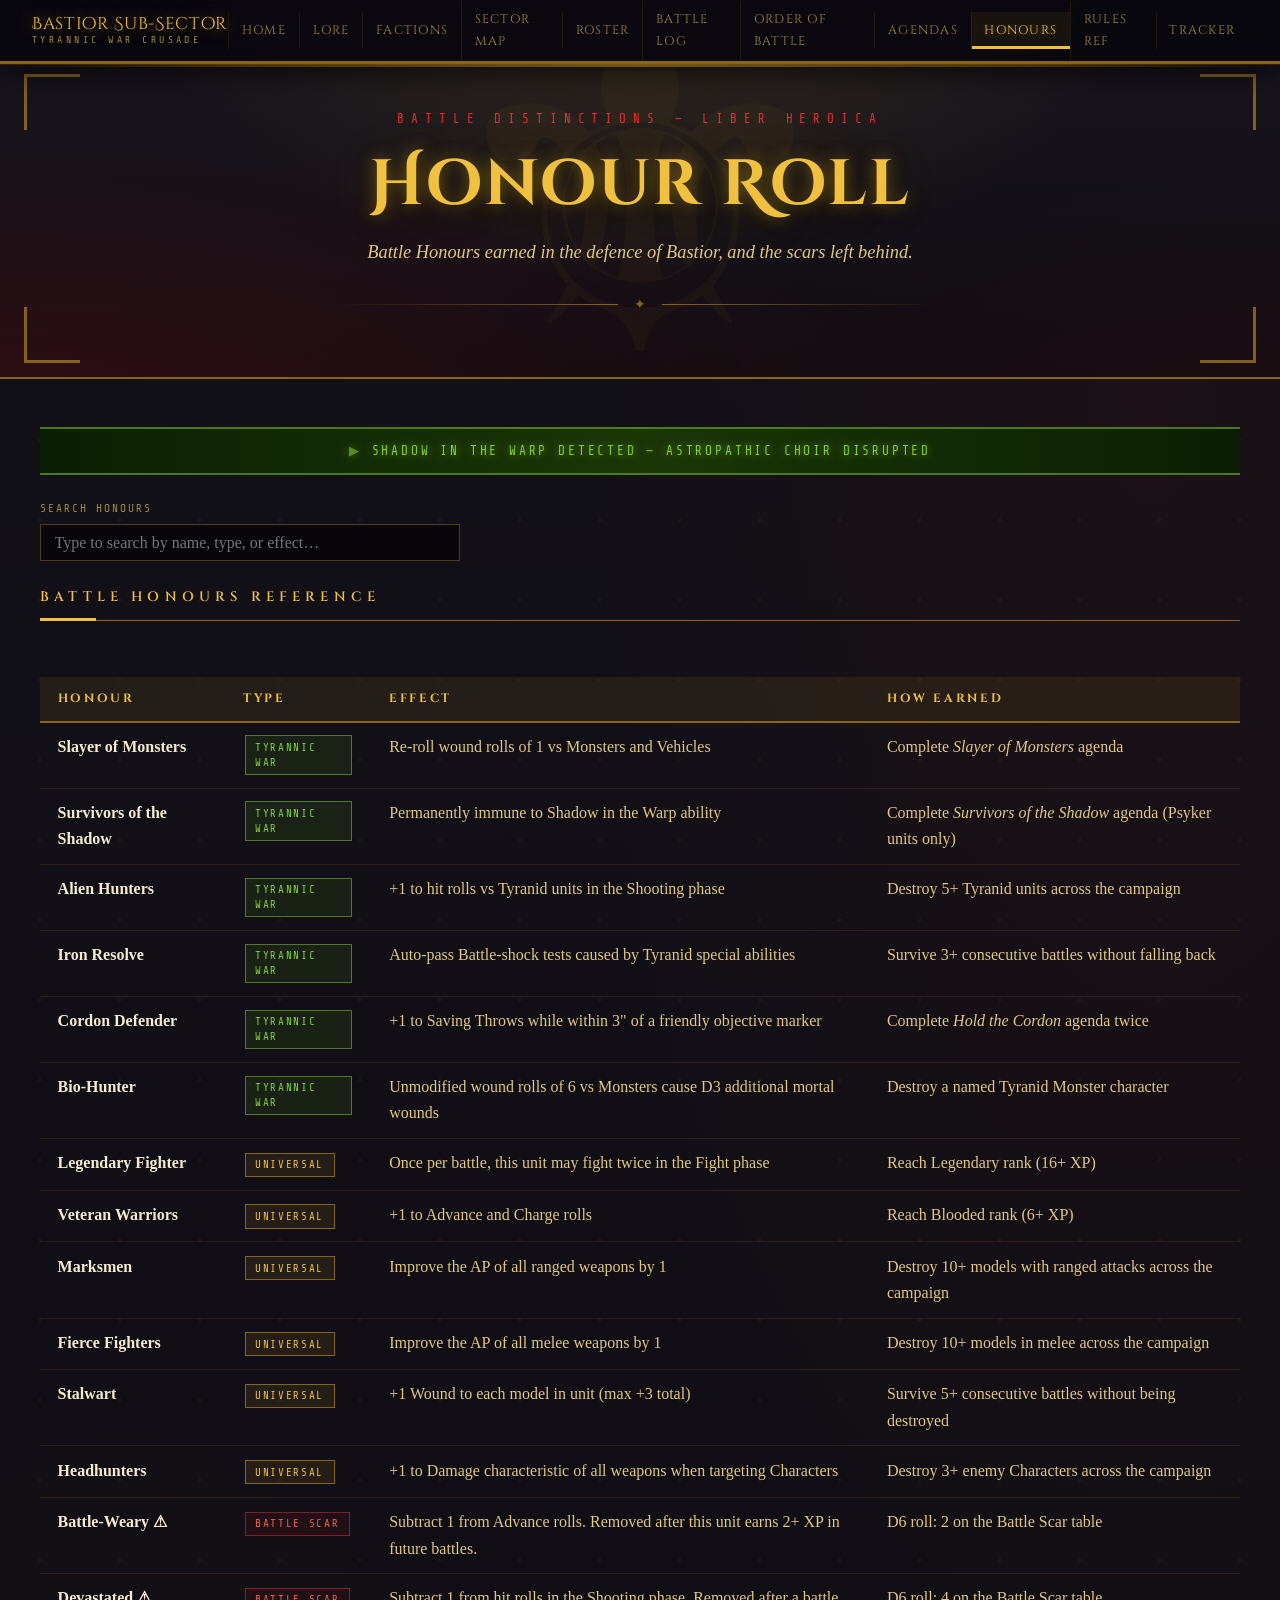
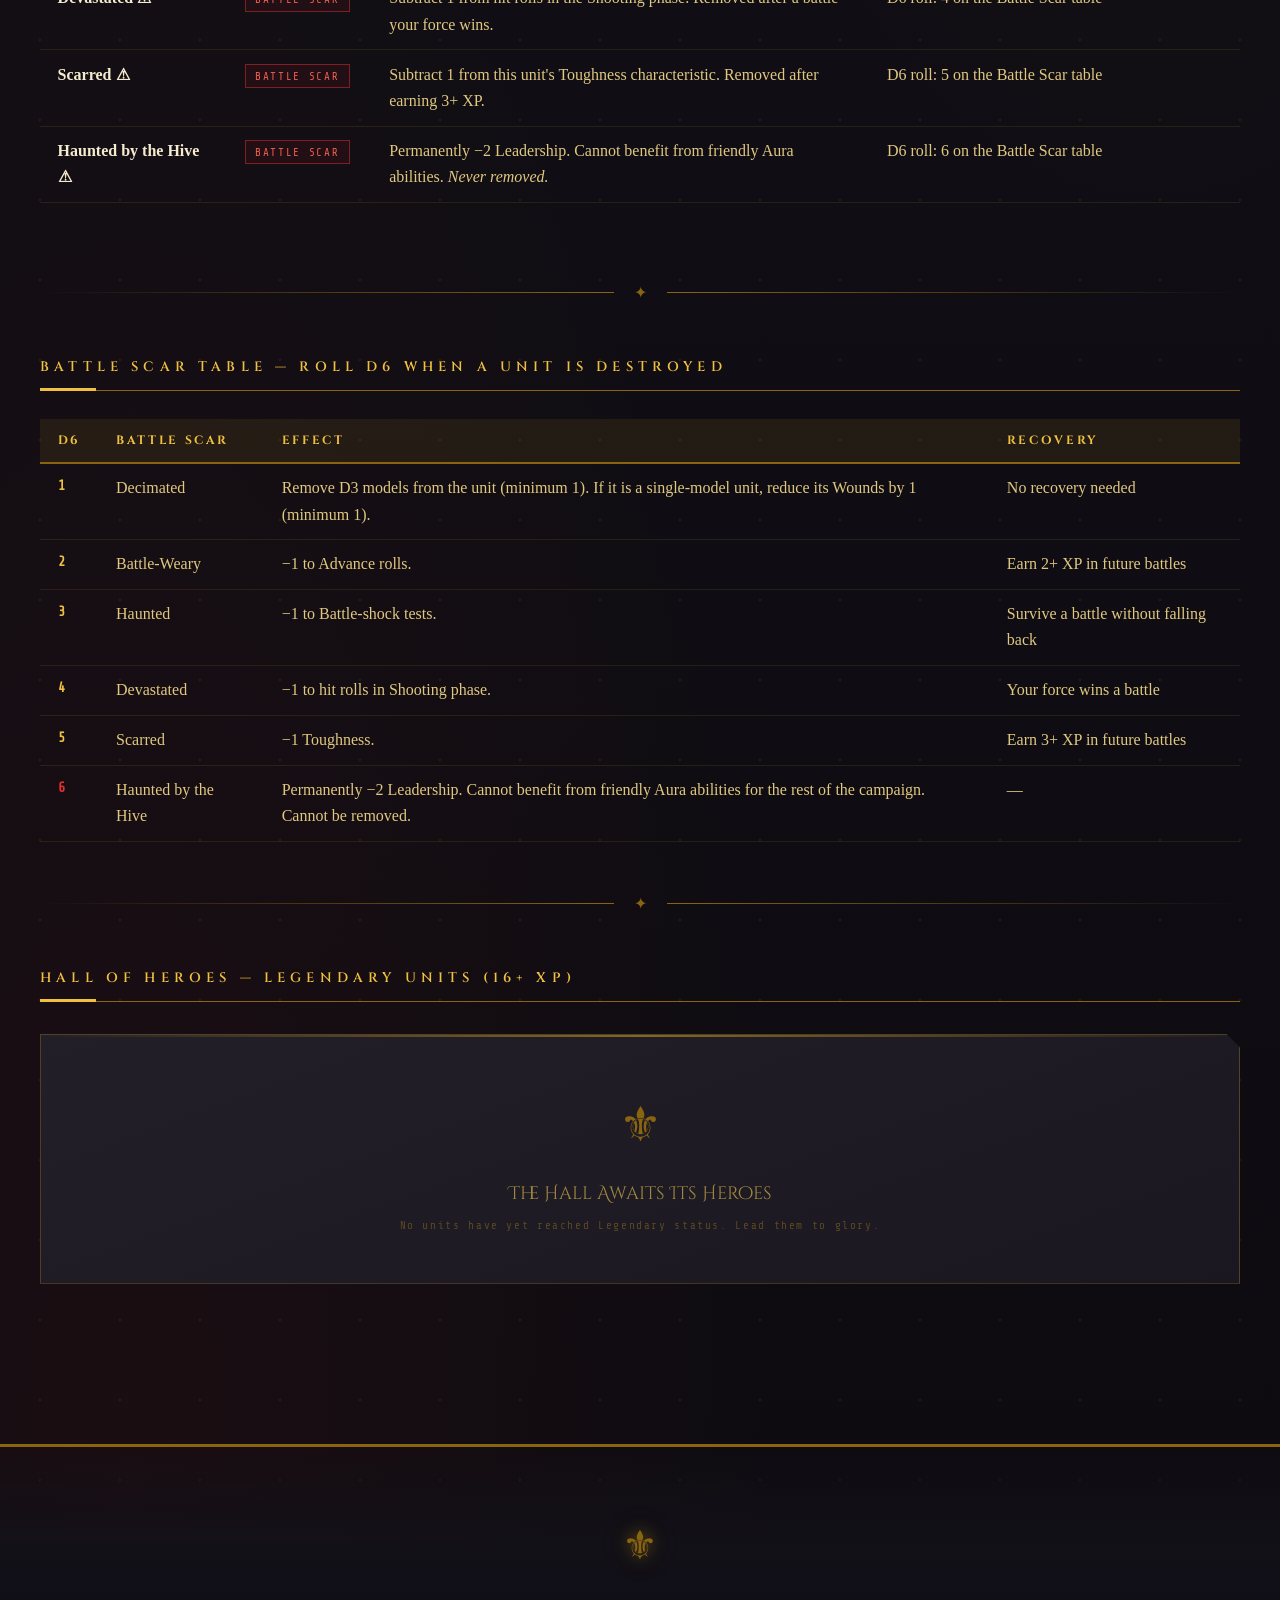
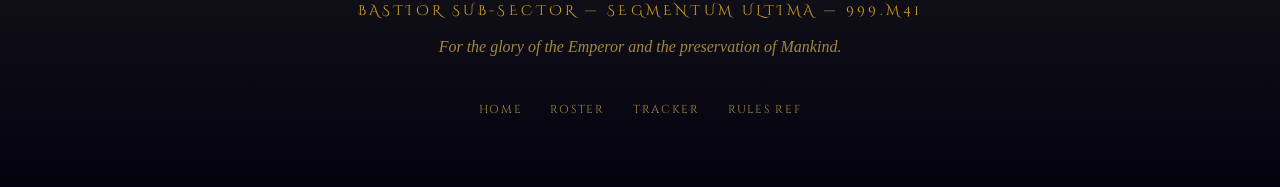
<file: honour-roll.html>
<!DOCTYPE html>
<html lang="en">
<head>
  <meta charset="UTF-8"><meta name="viewport" content="width=device-width, initial-scale=1.0">
  <title>Honour Roll — Bastior Crusade</title>
  <link rel="stylesheet" href="css/style.css">
</head>
<body>
  
<nav id="site-nav">
  <div class="nav-brand">Bastior Sub-Sector<span>Tyrannic War Crusade</span></div>
  <ul class="nav-links">
    <li><a href="index.html">Home</a></li>
    <li><a href="lore.html">Lore</a></li>
    <li><a href="factions.html">Factions</a></li>
    <li><a href="sector-map.html">Sector Map</a></li>
    <li><a href="roster.html">Roster</a></li>
    <li><a href="battle-log.html">Battle Log</a></li>
    <li><a href="crusade-order.html">Order of Battle</a></li>
    <li><a href="agendas.html">Agendas</a></li>
    <li><a href="honour-roll.html">Honours</a></li>
    <li><a href="rules-ref.html">Rules Ref</a></li>
    <li><a href="tracker.html">Tracker</a></li>
  </ul>
  <button class="nav-toggle" aria-label="Open menu"><span></span><span></span><span></span></button>
</nav>
  
  <div class="page-hero">
  <div class="hero-corner tl"></div><div class="hero-corner tr"></div><div class="hero-corner bl"></div><div class="hero-corner br"></div>
  <p class="hero-eyebrow">Battle Distinctions — Liber Heroica</p>
  <h1>Honour Roll</h1>
  <p class="subtitle">Battle Honours earned in the defence of Bastior, and the scars left behind.</p>
  <div class="hero-rule"><span>✦</span></div>
</div>
<main><div class="ticker mb-3"><span class="ticker-text">SHADOW IN THE WARP DETECTED — ASTROPATHIC CHOIR DISRUPTED</span><div class="ticker-sweep"></div></div>
  <div style="margin-bottom:1.5rem;max-width:420px;">
    <label class="f-label">Search Honours</label>
    <input type="text" id="hon-search" class="f-input" placeholder="Type to search by name, type, or effect…" oninput="filterTable('hon-search','hon-table')">
  </div>

  <p class="sec-head reveal">Battle Honours Reference</p>
  <div style="overflow-x:auto;">
  <table class="tbl reveal" id="hon-table">
    <thead><tr><th>Honour</th><th>Type</th><th>Effect</th><th>How Earned</th></tr></thead>
    <tbody>
      <tr><td><strong>Slayer of Monsters</strong></td><td><span class="tag tag-hive">Tyrannic War</span></td><td>Re-roll wound rolls of 1 vs Monsters and Vehicles</td><td>Complete <em>Slayer of Monsters</em> agenda</td></tr>
      <tr><td><strong>Survivors of the Shadow</strong></td><td><span class="tag tag-hive">Tyrannic War</span></td><td>Permanently immune to Shadow in the Warp ability</td><td>Complete <em>Survivors of the Shadow</em> agenda (Psyker units only)</td></tr>
      <tr><td><strong>Alien Hunters</strong></td><td><span class="tag tag-hive">Tyrannic War</span></td><td>+1 to hit rolls vs Tyranid units in the Shooting phase</td><td>Destroy 5+ Tyranid units across the campaign</td></tr>
      <tr><td><strong>Iron Resolve</strong></td><td><span class="tag tag-hive">Tyrannic War</span></td><td>Auto-pass Battle-shock tests caused by Tyranid special abilities</td><td>Survive 3+ consecutive battles without falling back</td></tr>
      <tr><td><strong>Cordon Defender</strong></td><td><span class="tag tag-hive">Tyrannic War</span></td><td>+1 to Saving Throws while within 3" of a friendly objective marker</td><td>Complete <em>Hold the Cordon</em> agenda twice</td></tr>
      <tr><td><strong>Bio-Hunter</strong></td><td><span class="tag tag-hive">Tyrannic War</span></td><td>Unmodified wound rolls of 6 vs Monsters cause D3 additional mortal wounds</td><td>Destroy a named Tyranid Monster character</td></tr>
      <tr><td><strong>Legendary Fighter</strong></td><td><span class="tag tag-gold">Universal</span></td><td>Once per battle, this unit may fight twice in the Fight phase</td><td>Reach Legendary rank (16+ XP)</td></tr>
      <tr><td><strong>Veteran Warriors</strong></td><td><span class="tag tag-gold">Universal</span></td><td>+1 to Advance and Charge rolls</td><td>Reach Blooded rank (6+ XP)</td></tr>
      <tr><td><strong>Marksmen</strong></td><td><span class="tag tag-gold">Universal</span></td><td>Improve the AP of all ranged weapons by 1</td><td>Destroy 10+ models with ranged attacks across the campaign</td></tr>
      <tr><td><strong>Fierce Fighters</strong></td><td><span class="tag tag-gold">Universal</span></td><td>Improve the AP of all melee weapons by 1</td><td>Destroy 10+ models in melee across the campaign</td></tr>
      <tr><td><strong>Stalwart</strong></td><td><span class="tag tag-gold">Universal</span></td><td>+1 Wound to each model in unit (max +3 total)</td><td>Survive 5+ consecutive battles without being destroyed</td></tr>
      <tr><td><strong>Headhunters</strong></td><td><span class="tag tag-gold">Universal</span></td><td>+1 to Damage characteristic of all weapons when targeting Characters</td><td>Destroy 3+ enemy Characters across the campaign</td></tr>
      <tr><td><strong>Battle-Weary ⚠</strong></td><td><span class="tag tag-blood">Battle Scar</span></td><td>Subtract 1 from Advance rolls. Removed after this unit earns 2+ XP in future battles.</td><td>D6 roll: 2 on the Battle Scar table</td></tr>
      <tr><td><strong>Devastated ⚠</strong></td><td><span class="tag tag-blood">Battle Scar</span></td><td>Subtract 1 from hit rolls in the Shooting phase. Removed after a battle your force wins.</td><td>D6 roll: 4 on the Battle Scar table</td></tr>
      <tr><td><strong>Scarred ⚠</strong></td><td><span class="tag tag-blood">Battle Scar</span></td><td>Subtract 1 from this unit's Toughness characteristic. Removed after earning 3+ XP.</td><td>D6 roll: 5 on the Battle Scar table</td></tr>
      <tr><td><strong>Haunted by the Hive ⚠</strong></td><td><span class="tag tag-blood">Battle Scar</span></td><td>Permanently −2 Leadership. Cannot benefit from friendly Aura abilities. <em>Never removed.</em></td><td>D6 roll: 6 on the Battle Scar table</td></tr>
    </tbody>
  </table>
  </div>

  <div class="divider"><span>✦</span></div>
  <p class="sec-head reveal">Battle Scar Table — Roll D6 when a unit is destroyed</p>
  <table class="tbl reveal"><thead><tr><th>D6</th><th>Battle Scar</th><th>Effect</th><th>Recovery</th></tr></thead><tbody>
    <tr><td class="mono" style="color:var(--gold-bright);font-weight:700;">1</td><td>Decimated</td><td>Remove D3 models from the unit (minimum 1). If it is a single-model unit, reduce its Wounds by 1 (minimum 1).</td><td>No recovery needed</td></tr>
    <tr><td class="mono" style="color:var(--gold-bright);font-weight:700;">2</td><td>Battle-Weary</td><td>−1 to Advance rolls.</td><td>Earn 2+ XP in future battles</td></tr>
    <tr><td class="mono" style="color:var(--gold-bright);font-weight:700;">3</td><td>Haunted</td><td>−1 to Battle-shock tests.</td><td>Survive a battle without falling back</td></tr>
    <tr><td class="mono" style="color:var(--gold-bright);font-weight:700;">4</td><td>Devastated</td><td>−1 to hit rolls in Shooting phase.</td><td>Your force wins a battle</td></tr>
    <tr><td class="mono" style="color:var(--gold-bright);font-weight:700;">5</td><td>Scarred</td><td>−1 Toughness.</td><td>Earn 3+ XP in future battles</td></tr>
    <tr><td class="mono" style="color:var(--blood-bright);font-weight:700;">6</td><td>Haunted by the Hive</td><td>Permanently −2 Leadership. Cannot benefit from friendly Aura abilities for the rest of the campaign. Cannot be removed.</td><td>—</td></tr>
  </tbody></table>

  <div class="divider"><span>✦</span></div>
  <p class="sec-head reveal">Hall of Heroes — Legendary Units (16+ XP)</p>
  <div id="hall-of-heroes" class="card-grid reveal">
    <div class="card" style="grid-column:1/-1;text-align:center;padding:3rem;">
      <div style="font-size:3rem;color:var(--gold-dim);margin-bottom:0.75rem;">⚜</div>
      <div style="font-family:var(--font-display);font-size:1.1rem;color:var(--text-dim);margin-bottom:0.4rem;">The Hall Awaits Its Heroes</div>
      <div style="font-family:var(--font-mono);font-size:0.68rem;color:var(--text-faint);letter-spacing:0.15em;">No units have yet reached Legendary status. Lead them to glory.</div>
    </div>
  </div>
</main>
<footer><div class="footer-title">Bastior Sub-Sector — Segmentum Ultima — 999.M41</div><p class="footer-tagline">For the glory of the Emperor and the preservation of Mankind.</p><ul class="footer-links"><li><a href="index.html">Home</a></li><li><a href="roster.html">Roster</a></li><li><a href="tracker.html">Tracker</a></li><li><a href="rules-ref.html">Rules Ref</a></li></ul></footer>
<script src="js/main.js"></script><script>document.addEventListener("DOMContentLoaded",()=>{const u=window.Roster.all().filter(x=>x.xp>=16);const el=document.getElementById("hall-of-heroes");if(u.length){el.innerHTML=u.map(x=>`<div class="card"><div class="card-label"><span class="tag tag-gold">Legendary</span></div><div class="card-title">${x.name}</div><div class="stat-row"><span class="stat-key">Datasheet</span><span class="stat-val">${x.sheet||"—"}</span></div><div class="stat-row"><span class="stat-key">Experience</span><span class="stat-val warning">${x.xp} XP</span></div>${x.notes?`<p style="font-size:0.92rem;color:var(--text-dim);margin-top:0.5rem;">${x.notes}</p>`:""}</div>`).join("");}});</script>
</body>
</html>
</file>
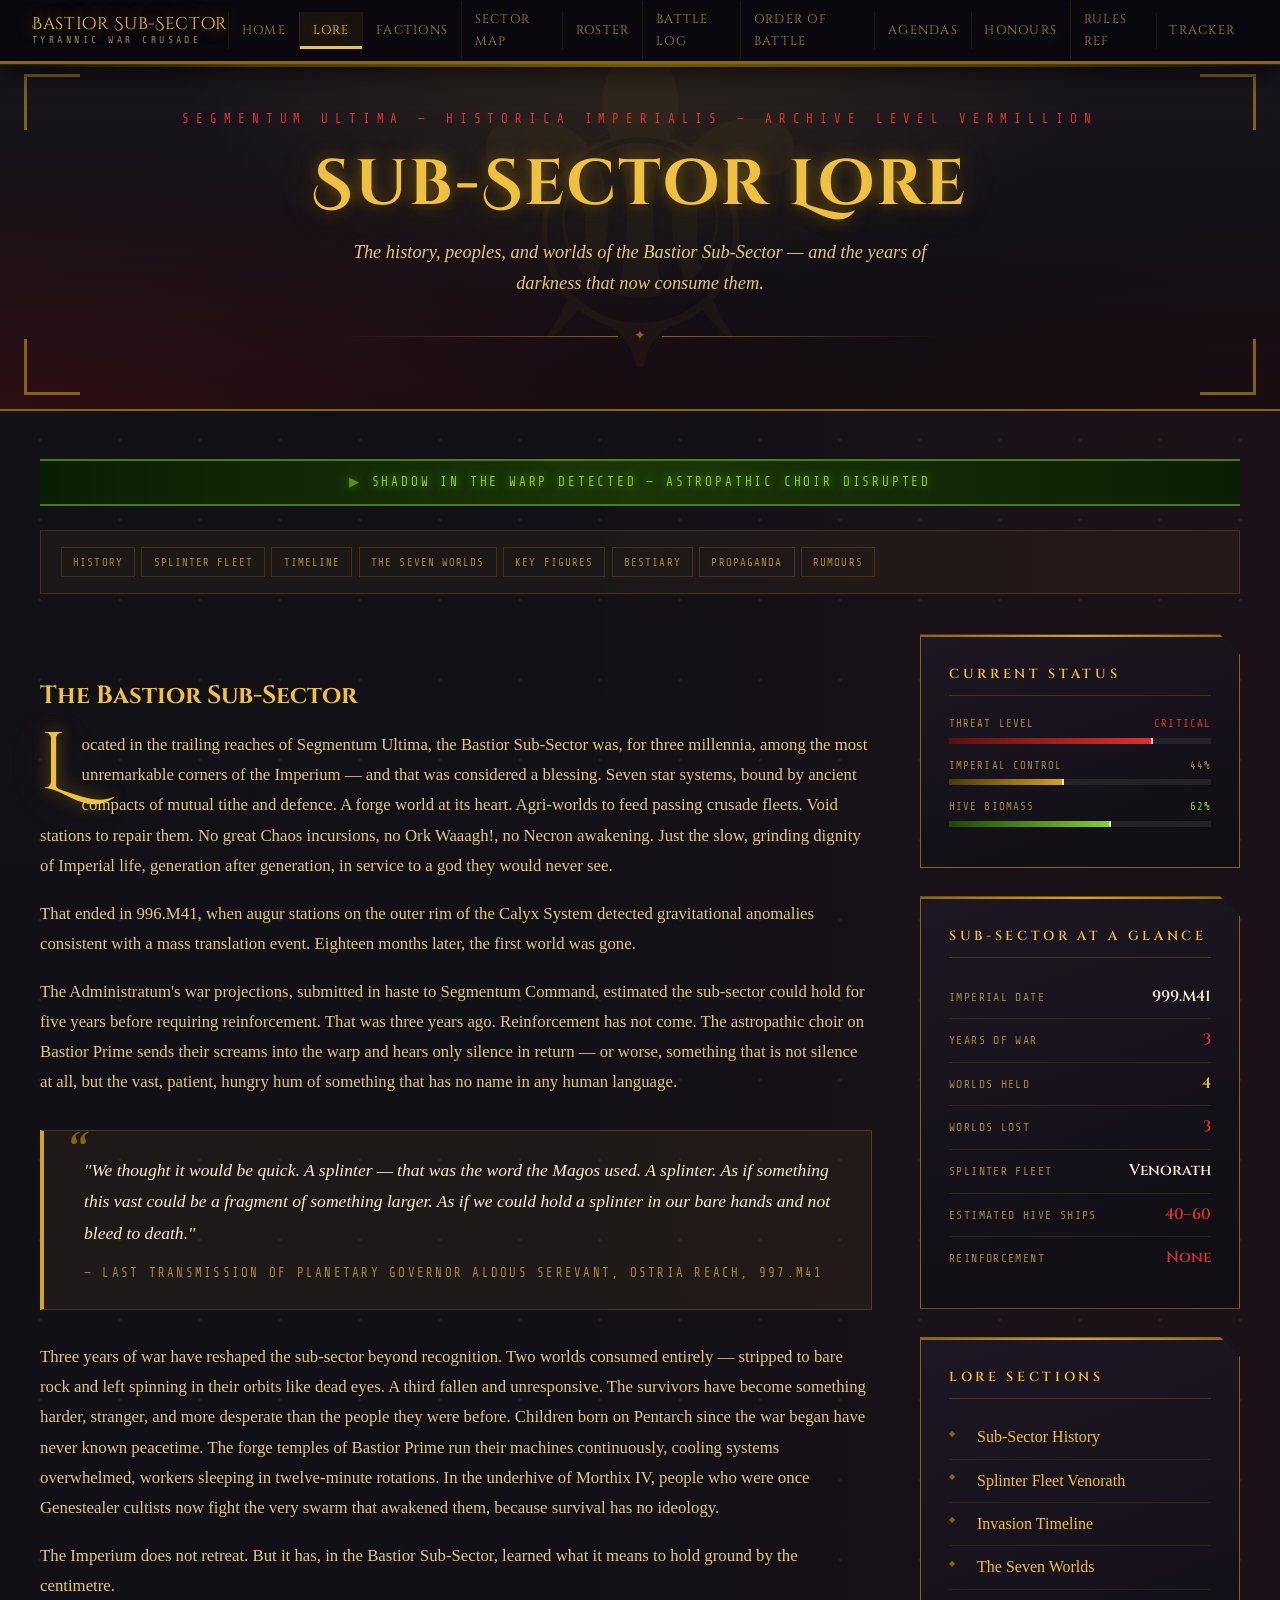
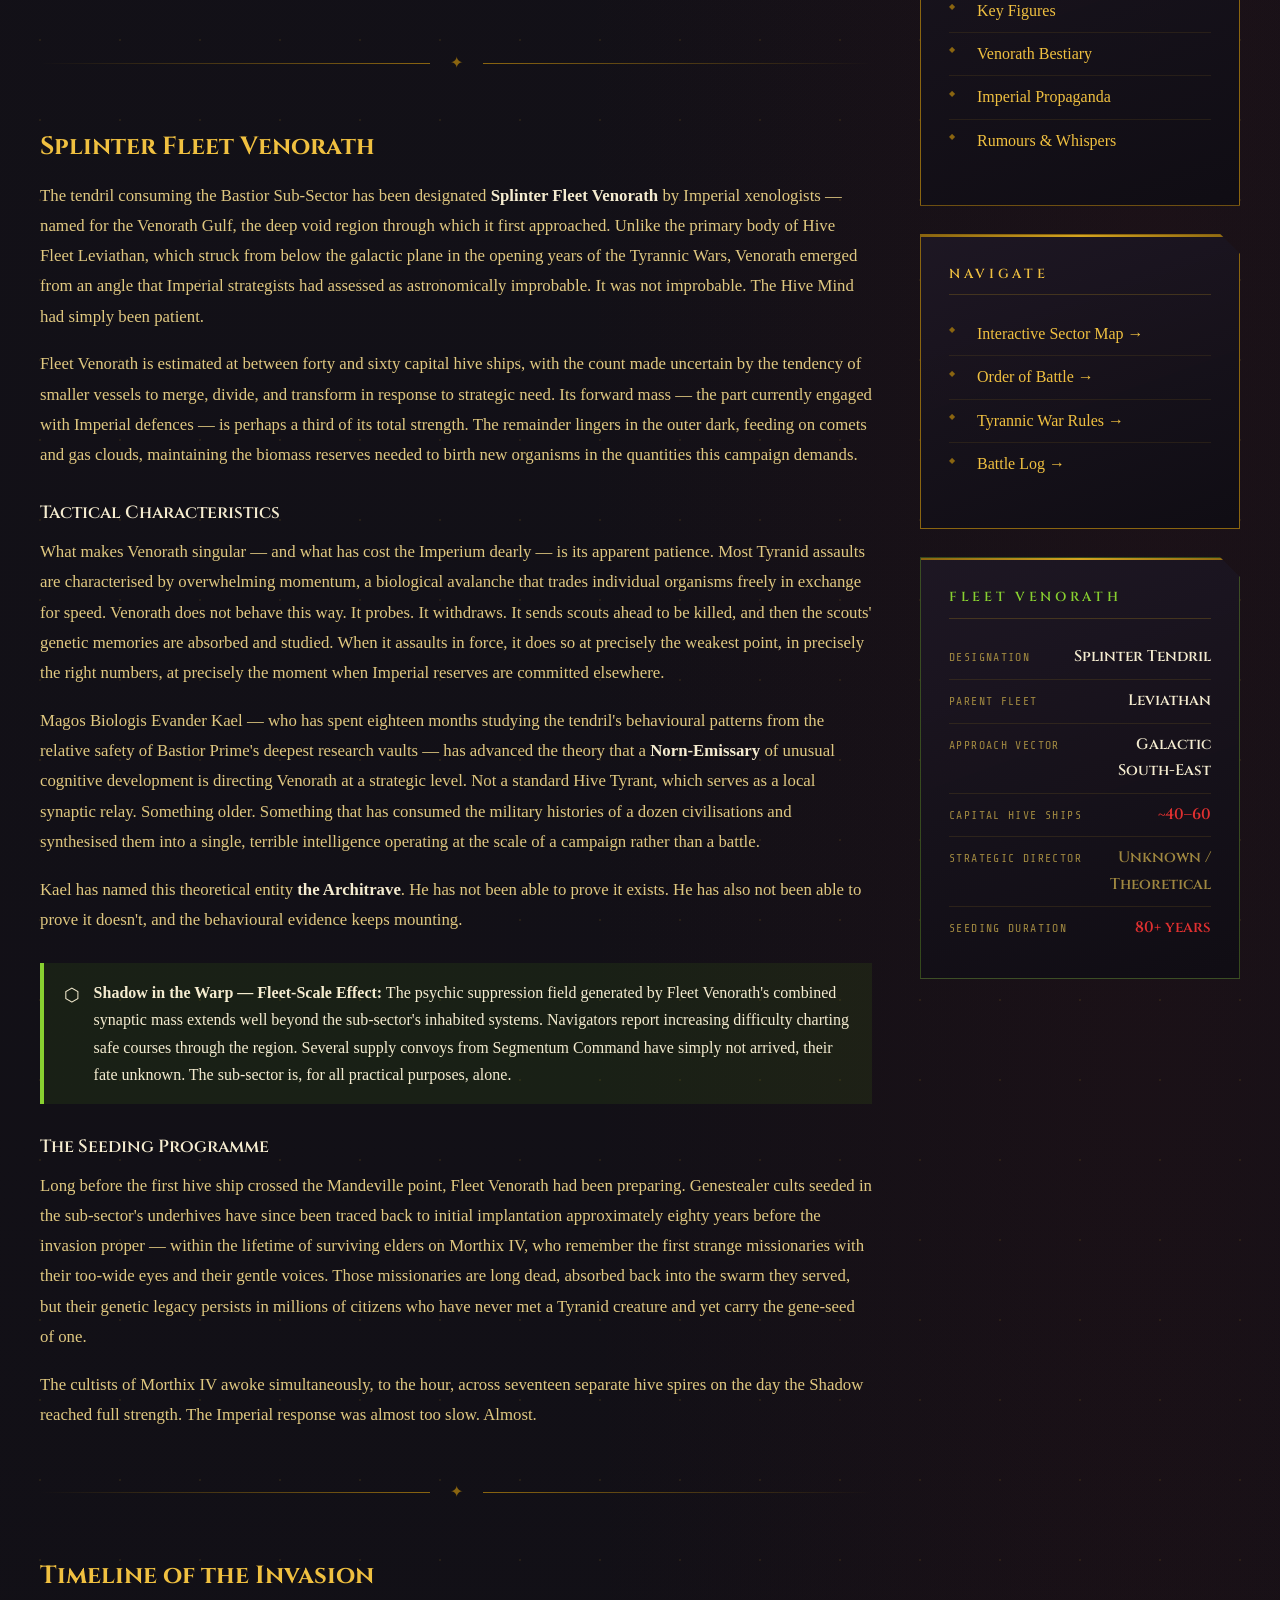
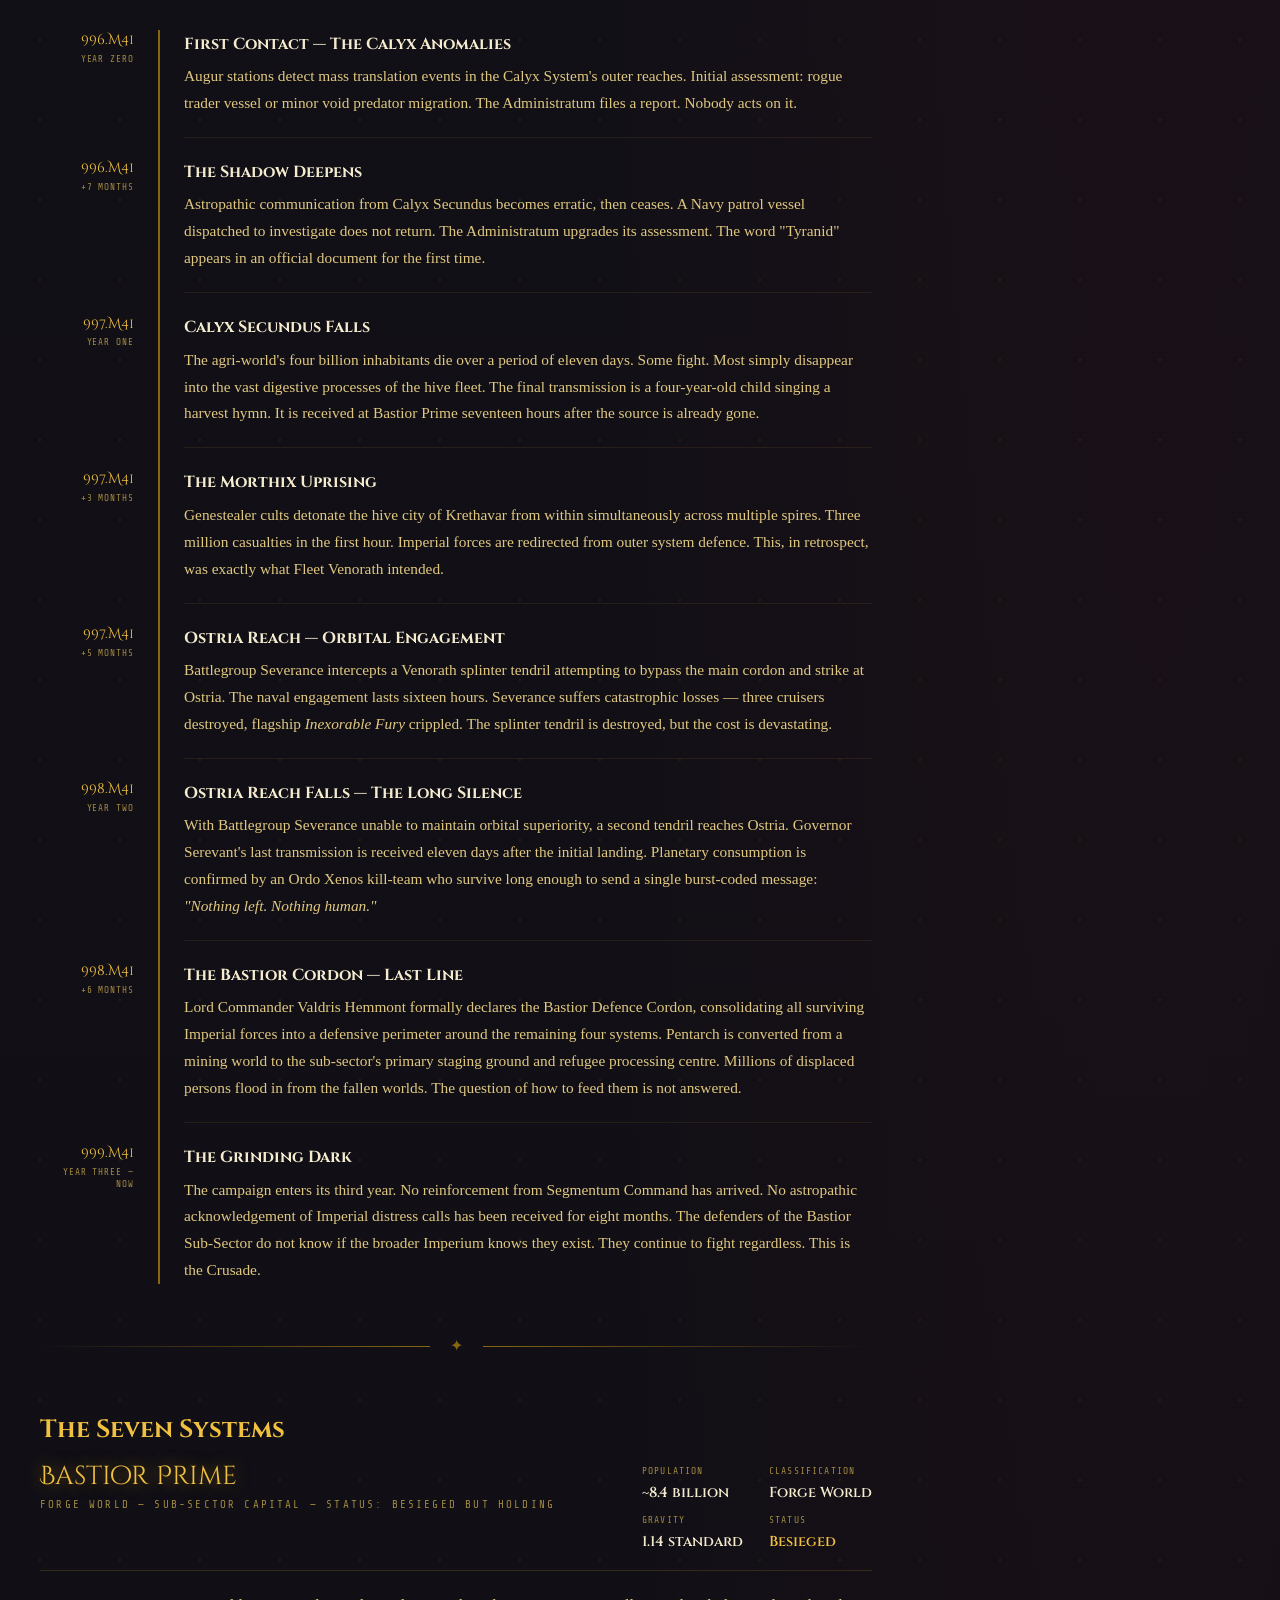
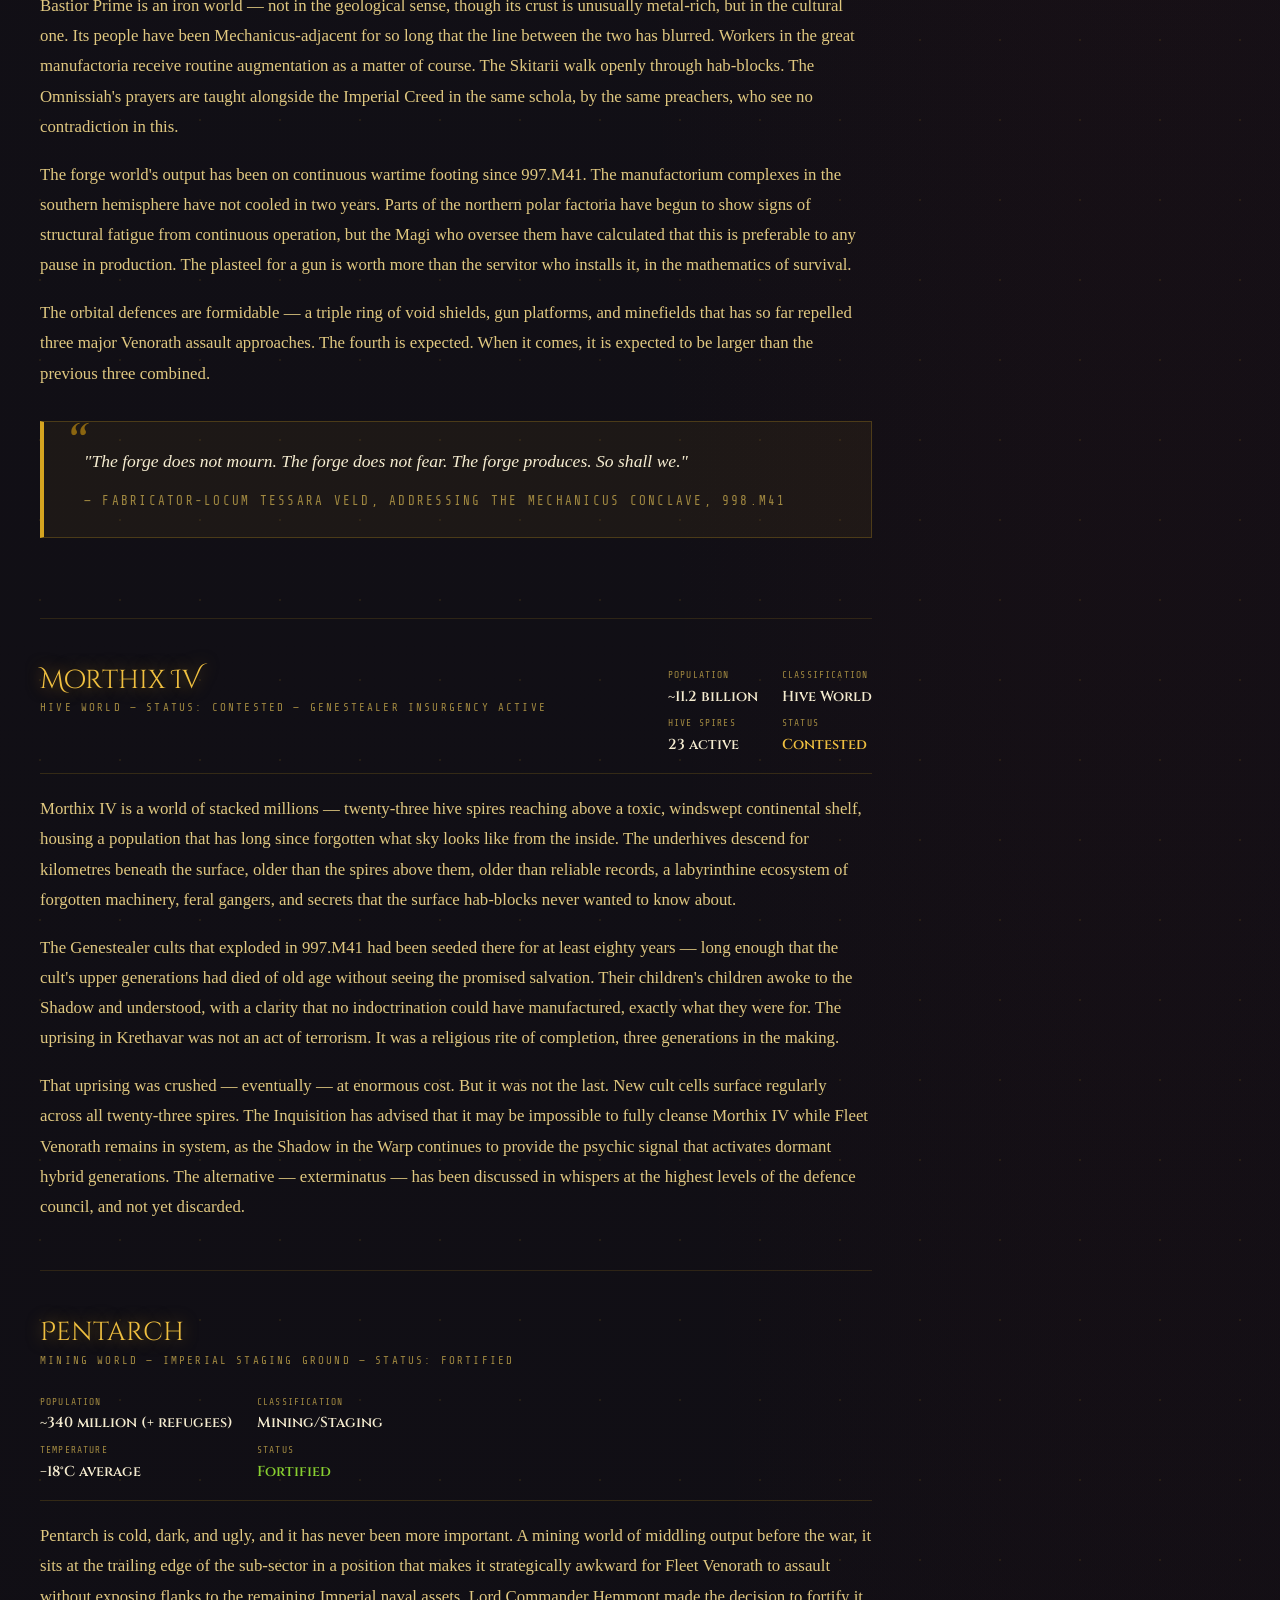
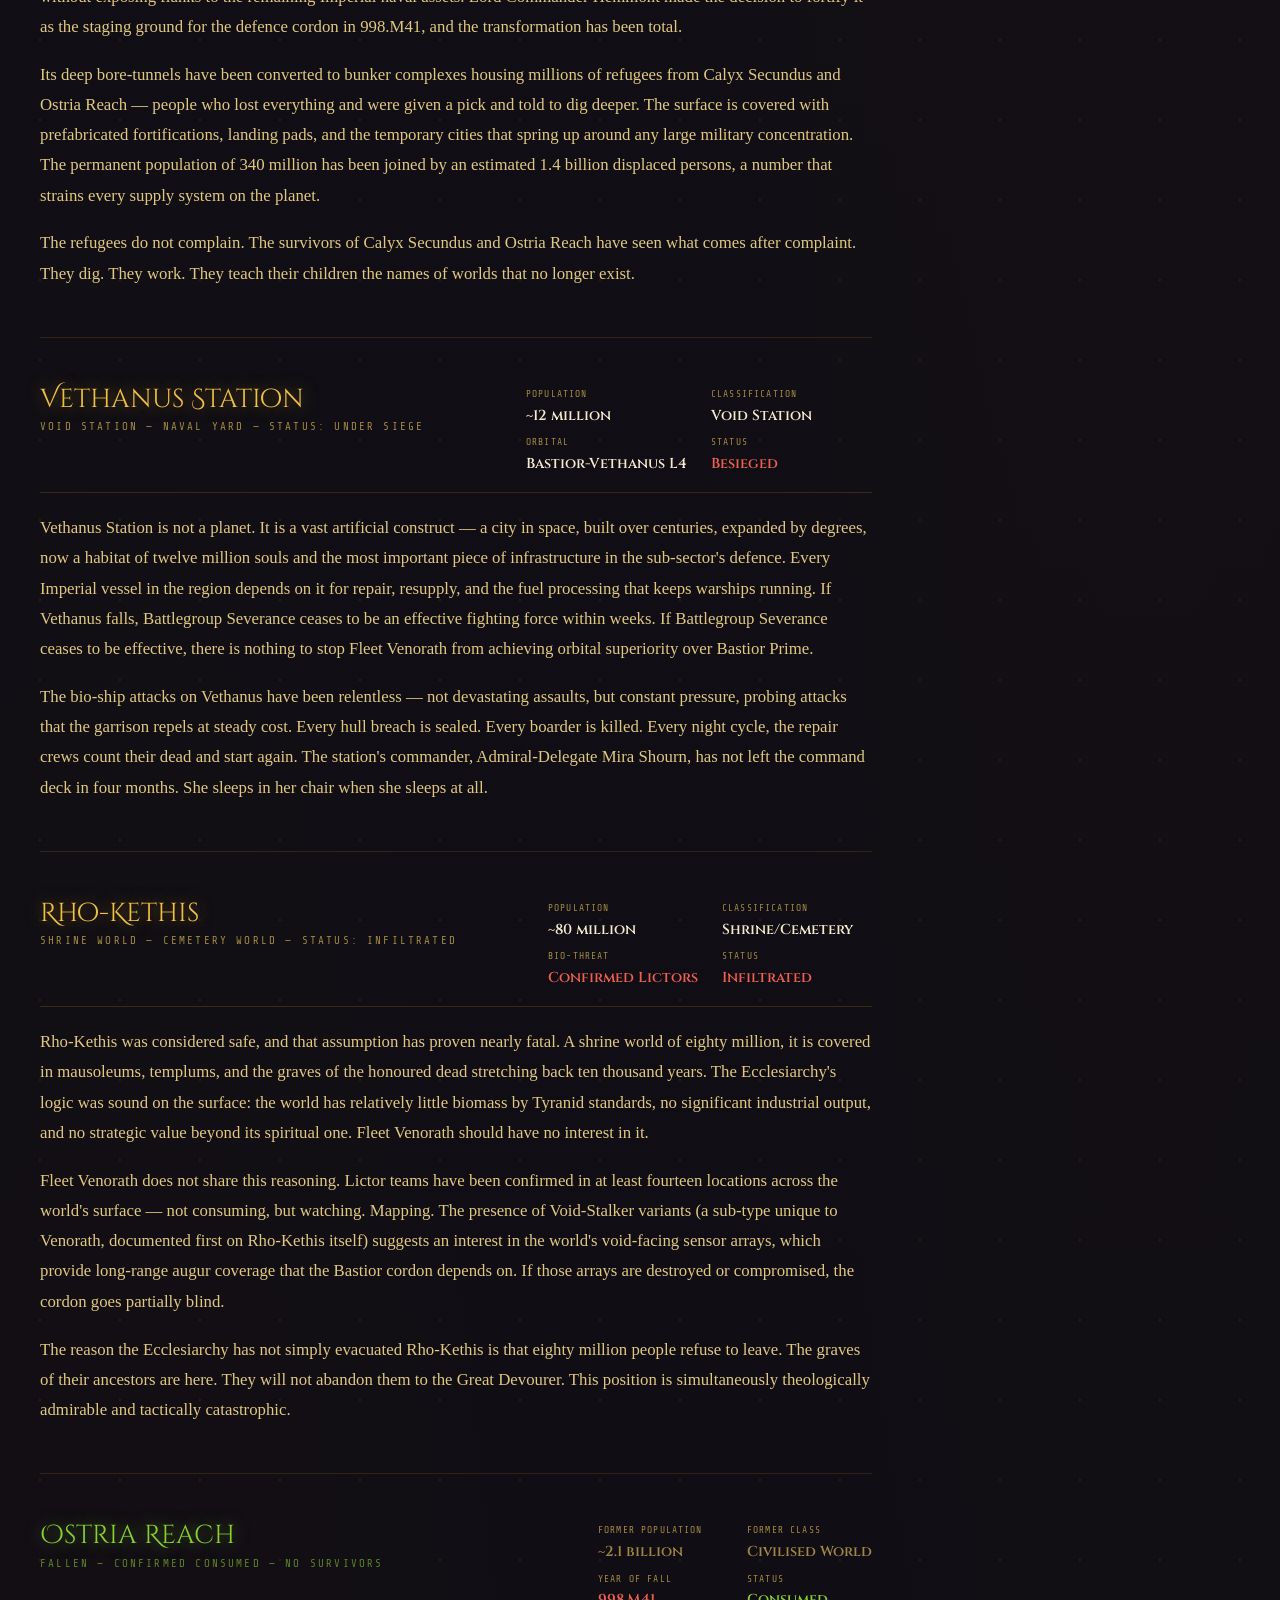
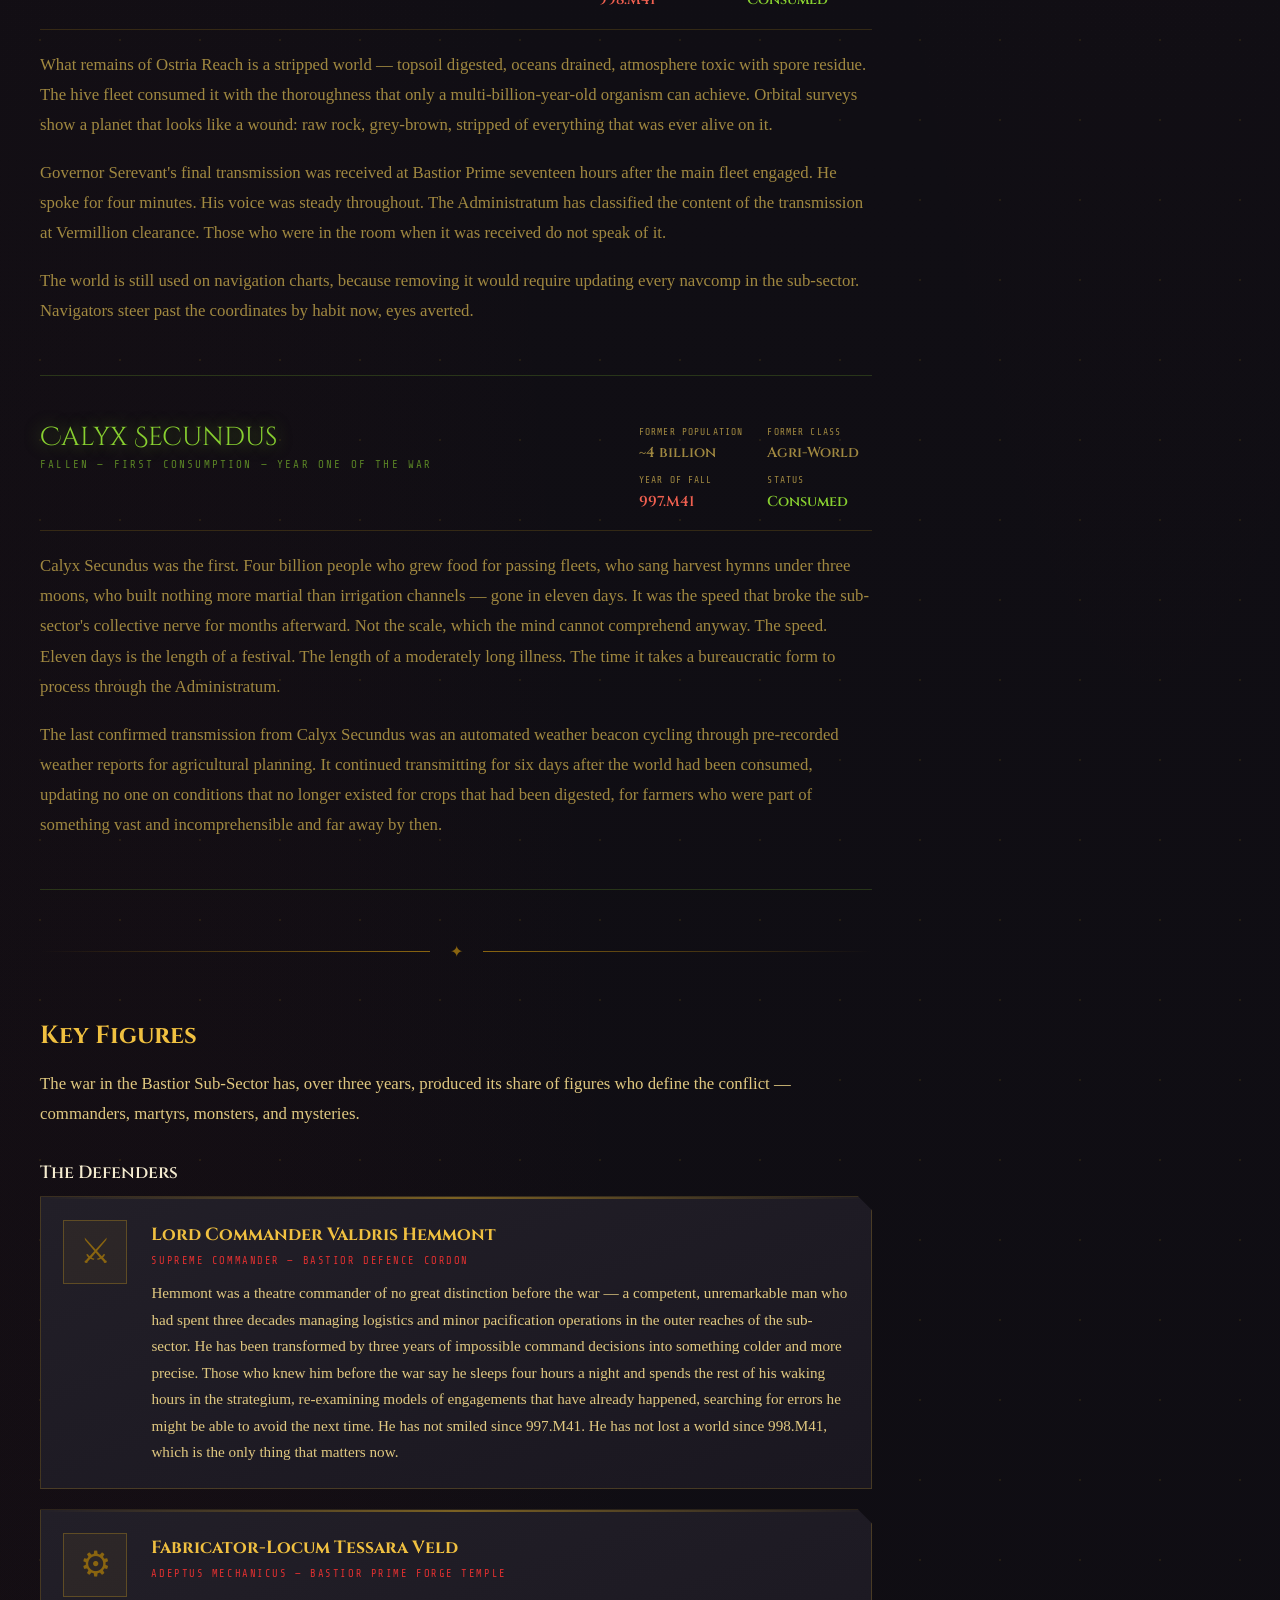
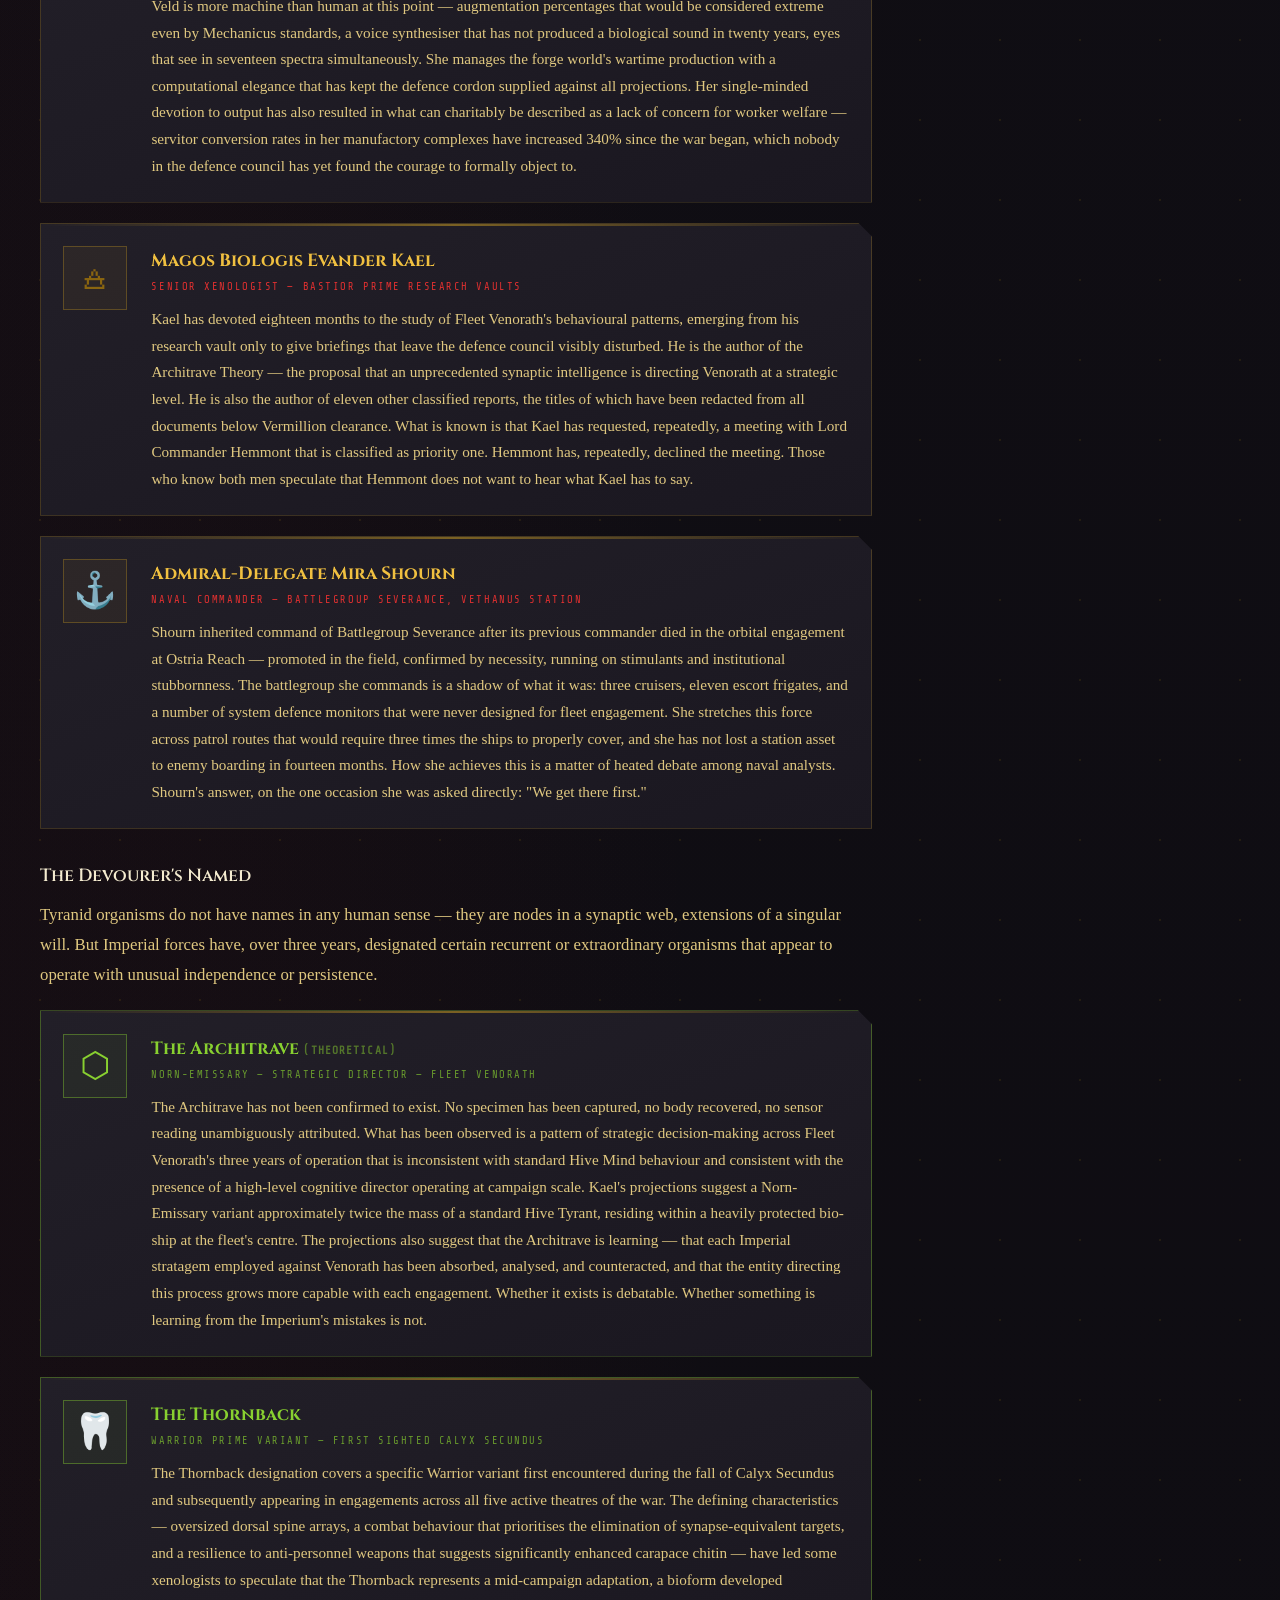
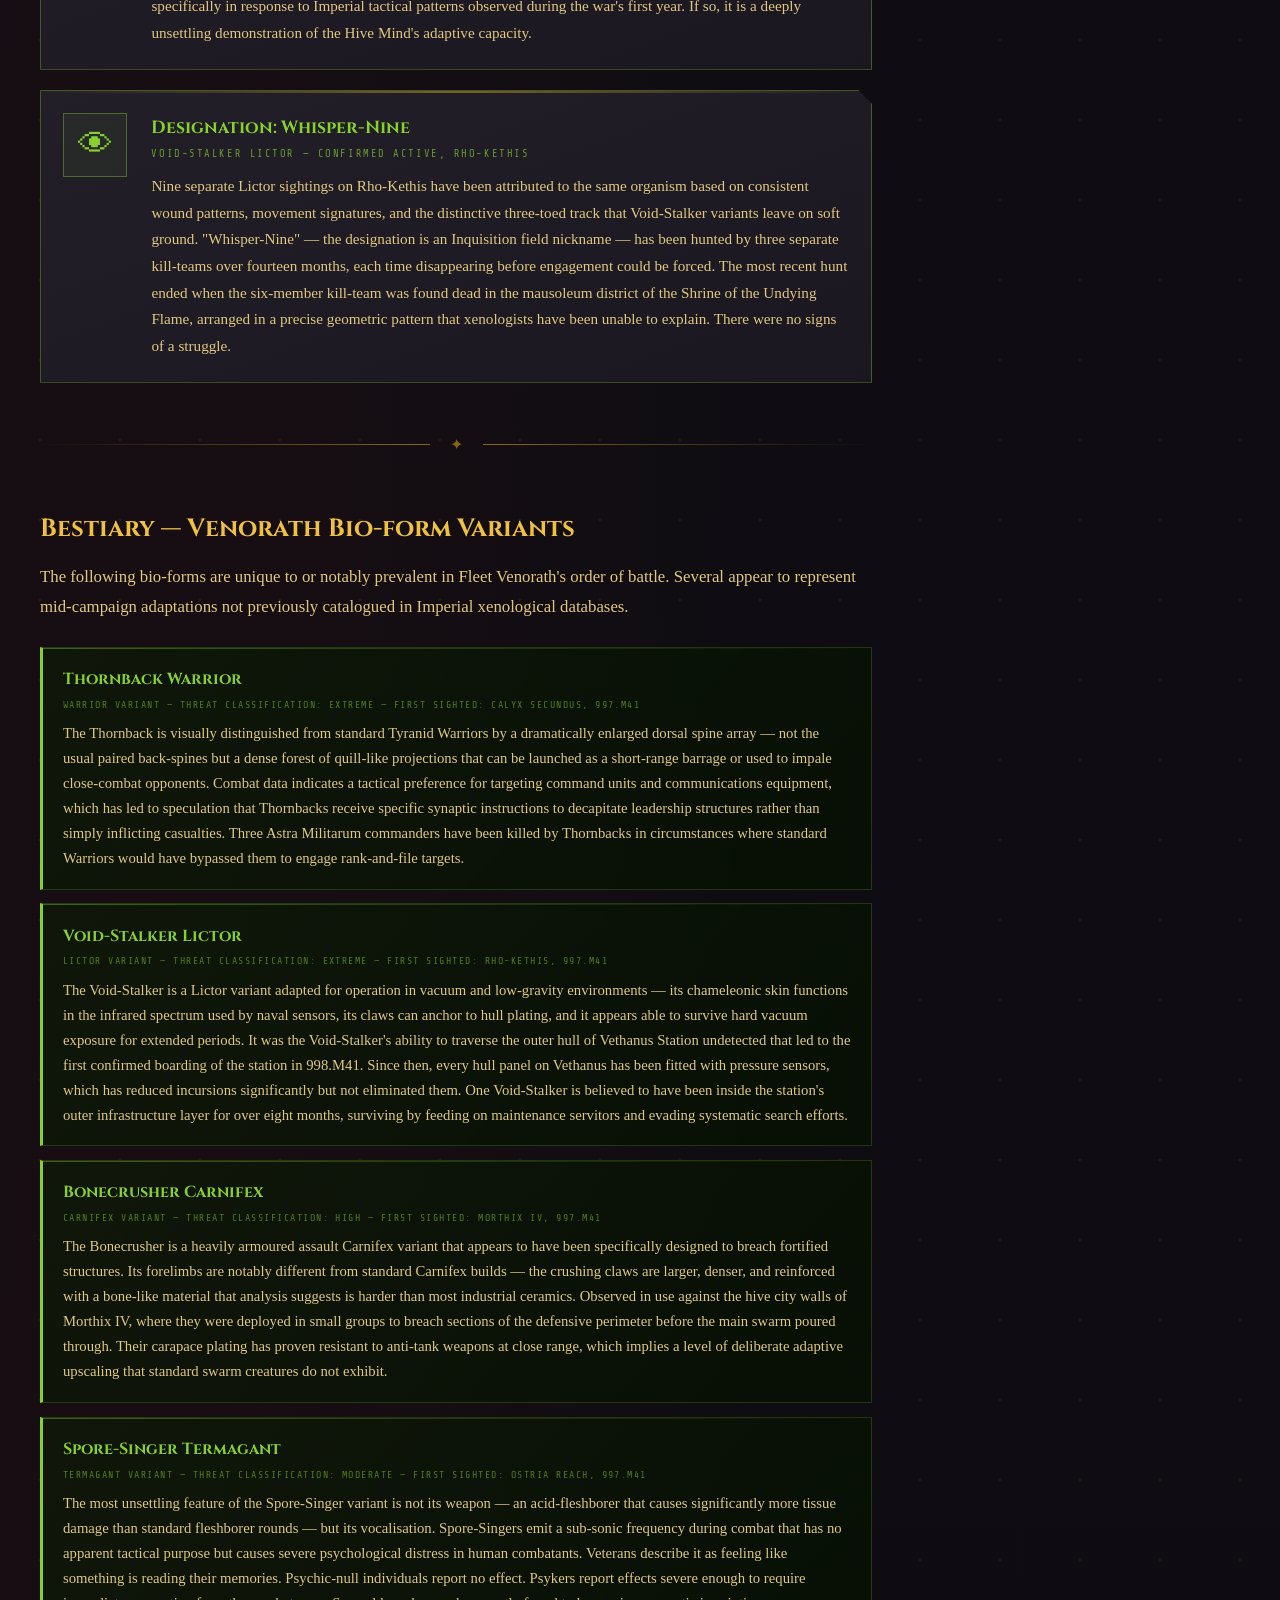
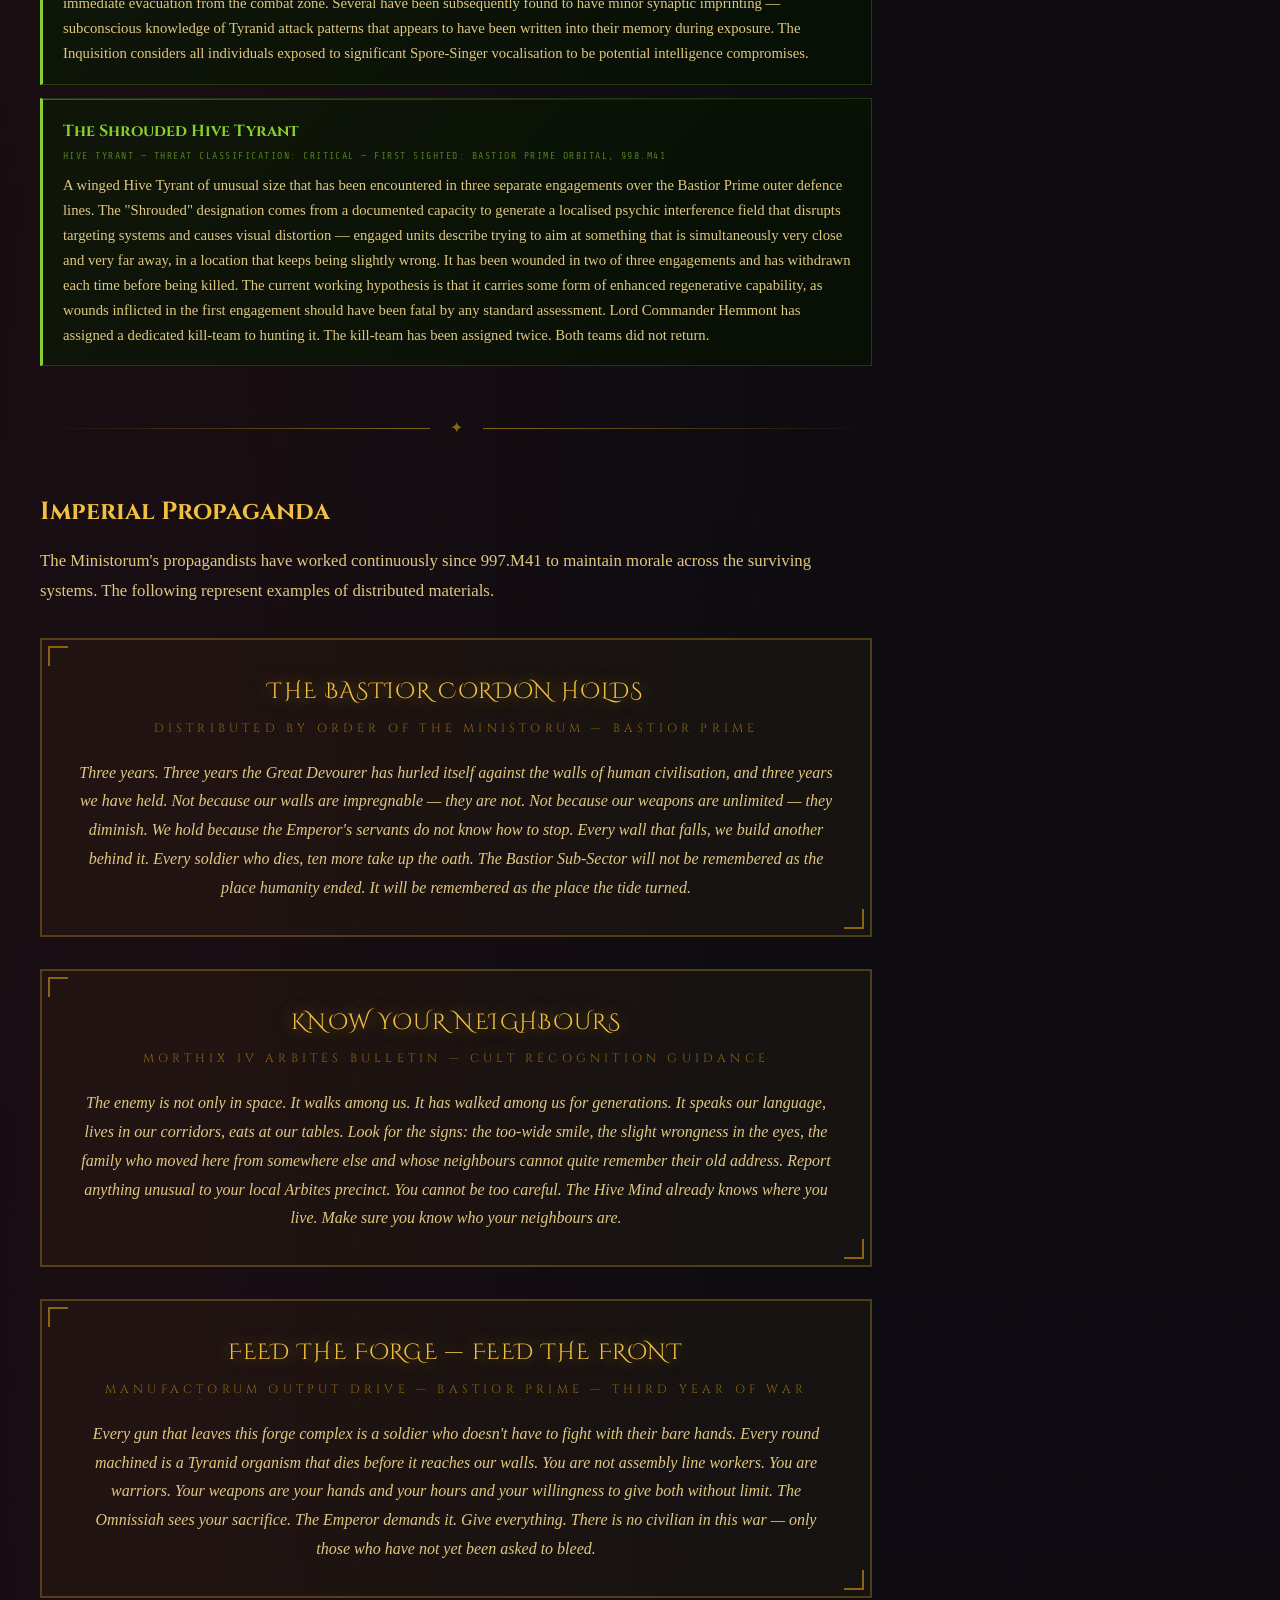
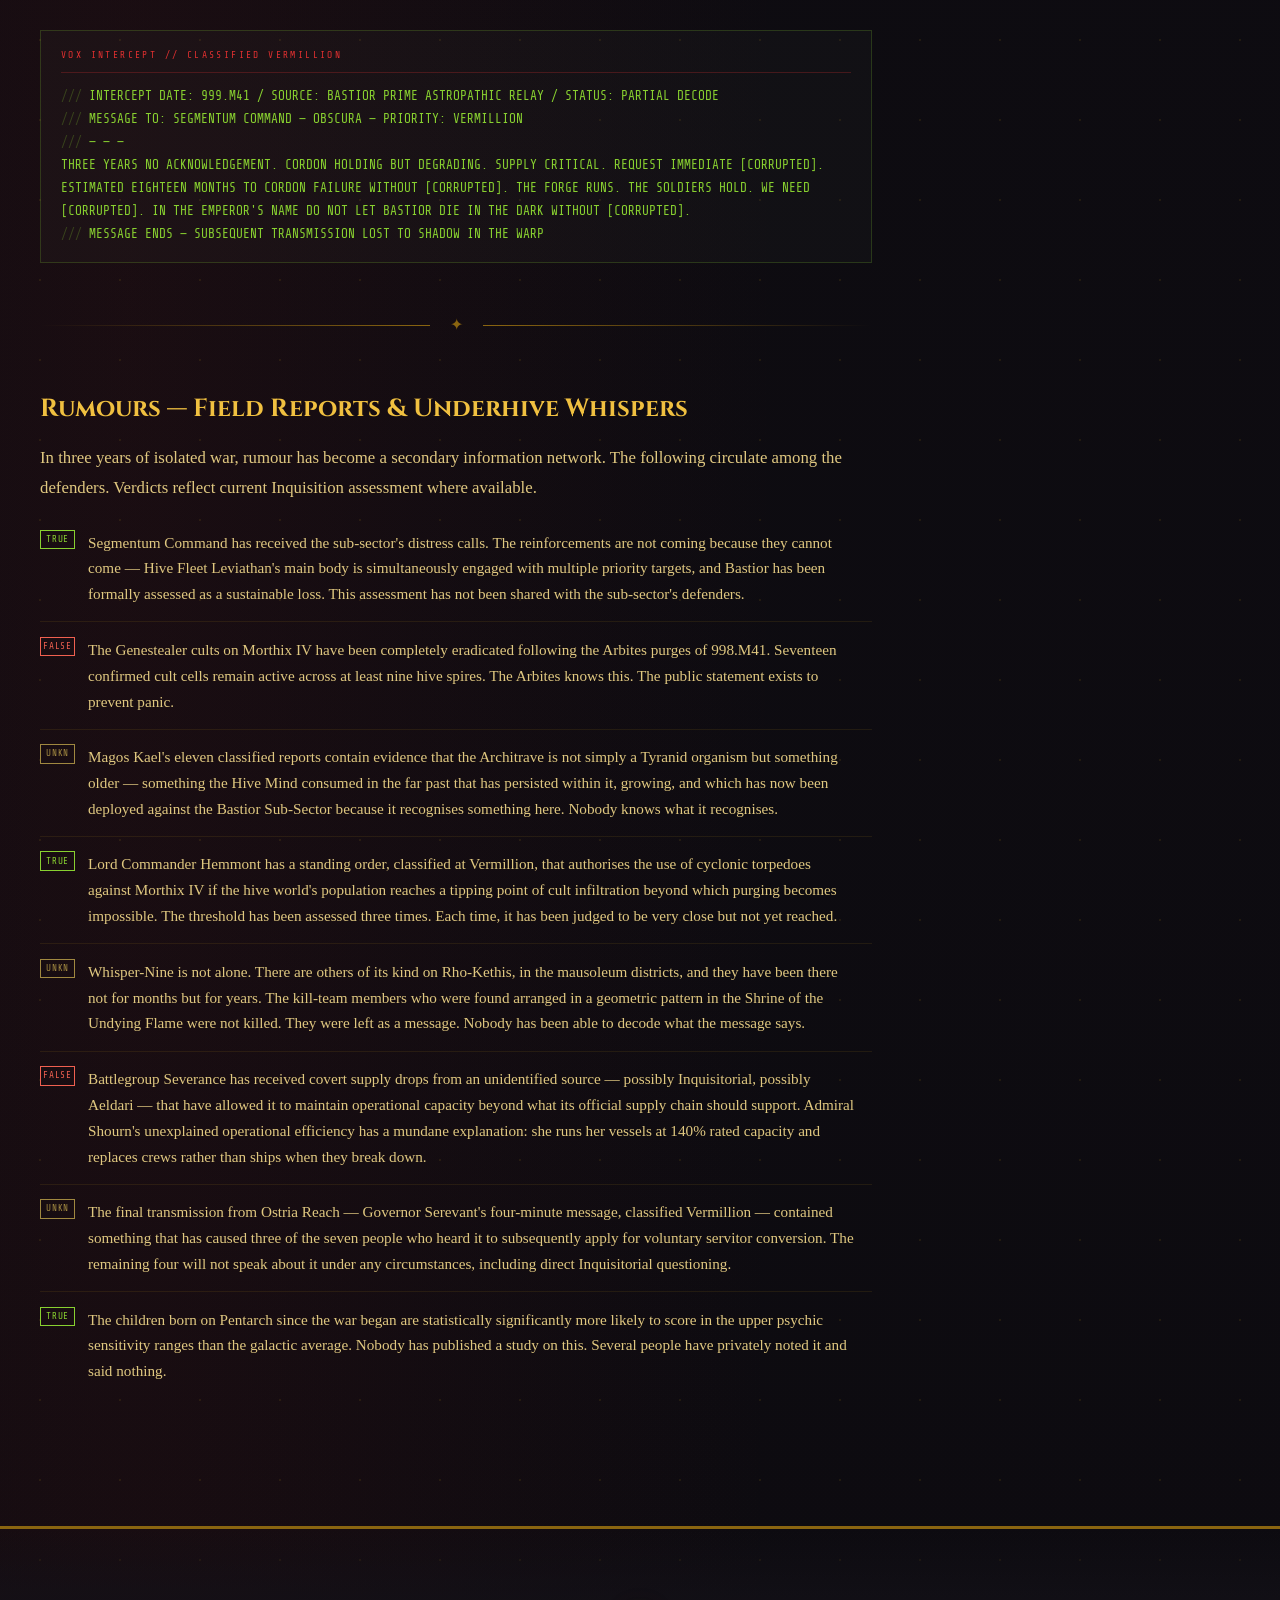
<file: lore.html>
<!DOCTYPE html>
<html lang="en">
<head>
  <meta charset="UTF-8"><meta name="viewport" content="width=device-width, initial-scale=1.0">
  <title>Sub-Sector Lore — Bastior Crusade</title>
  <link rel="stylesheet" href="css/style.css">
  <style>
    /* Lore-page specific styles */
    .lore-nav {
      display: flex; flex-wrap: wrap; gap: 0.4rem;
      margin-bottom: 2.5rem;
      padding: 1rem 1.25rem;
      background: rgba(212,164,32,0.05);
      border: 1px solid rgba(212,164,32,0.2);
    }
    .lore-nav a {
      font-family: var(--font-mono);
      font-size: 0.68rem;
      text-transform: uppercase;
      letter-spacing: 0.1em;
      color: var(--text-dim);
      padding: 0.3rem 0.7rem;
      border: 1px solid rgba(212,164,32,0.2);
      transition: all .2s;
    }
    .lore-nav a:hover { color: var(--gold-bright); border-color: var(--gold-dim); background: rgba(212,164,32,0.08); text-shadow: none; }

    .world-entry {
      margin-bottom: 3rem;
      padding-bottom: 3rem;
      border-bottom: 1px solid rgba(212,164,32,0.15);
    }
    .world-entry:last-child { border-bottom: none; }

    .world-header {
      display: flex; align-items: flex-start; justify-content: space-between;
      gap: 1.5rem; flex-wrap: wrap;
      margin-bottom: 1.25rem;
      padding-bottom: 1rem;
      border-bottom: 1px solid rgba(212,164,32,0.18);
    }
    .world-name {
      font-family: var(--font-display);
      font-size: 1.6rem;
      color: var(--gold-bright);
      text-shadow: var(--glow-gold);
      line-height: 1.1;
      margin-bottom: 0.2rem;
    }
    .world-class {
      font-family: var(--font-mono);
      font-size: 0.68rem;
      text-transform: uppercase;
      letter-spacing: 0.2em;
      color: var(--text-dim);
    }
    .world-stats {
      display: grid;
      grid-template-columns: repeat(2, 1fr);
      gap: 0.4rem 1.5rem;
      min-width: 200px;
    }
    .ws-row { display: flex; flex-direction: column; }
    .ws-label { font-family: var(--font-mono); font-size: 0.6rem; text-transform: uppercase; letter-spacing: 0.12em; color: var(--text-dim); }
    .ws-val   { font-family: var(--font-heading); font-size: 0.9rem; font-weight: 600; color: var(--text-bright); }

    .char-card {
      display: grid;
      grid-template-columns: auto 1fr;
      gap: 0 1.5rem;
      padding: 1.4rem;
      background: linear-gradient(160deg, var(--plate3), var(--plate2));
      border: 1px solid rgba(212,164,32,0.22);
      margin-bottom: 1.25rem;
      clip-path: polygon(0 0, calc(100% - 14px) 0, 100% 14px, 100% 100%, 0 100%);
      position: relative;
    }
    .char-card::after { content: ''; position: absolute; top: 0; left: 0; right: 0; height: 2px; background: linear-gradient(90deg, transparent, rgba(212,164,32,0.5), transparent); }
    .char-sigil {
      width: 64px; height: 64px;
      display: flex; align-items: center; justify-content: center;
      font-size: 2.2rem;
      border: 1px solid rgba(212,164,32,0.3);
      background: rgba(212,164,32,0.06);
      flex-shrink: 0;
      color: var(--gold-dim);
    }
    .char-name  { font-family: var(--font-heading); font-size: 1.1rem; font-weight: 700; color: var(--gold-bright); margin-bottom: 0.1rem; }
    .char-title { font-family: var(--font-mono); font-size: 0.65rem; text-transform: uppercase; letter-spacing: 0.15em; color: var(--blood-bright); margin-bottom: 0.6rem; }
    .char-body  { font-size: 0.95rem; color: var(--text-main); line-height: 1.75; }

    .bioform-entry {
      padding: 1.1rem 1.25rem;
      margin-bottom: 0.85rem;
      background: linear-gradient(135deg, rgba(10,28,4,0.6), rgba(6,16,2,0.8));
      border: 1px solid rgba(136,208,48,0.2);
      border-left: 3px solid var(--hive-bright);
      position: relative;
    }
    .bioform-entry::before { content: ''; position: absolute; top: 0; left: 0; right: 0; height: 1px; background: linear-gradient(90deg, var(--hive-bright), transparent); opacity: 0.4; }
    .bioform-name  { font-family: var(--font-heading); font-size: 1rem; font-weight: 700; color: var(--hive-bright); margin-bottom: 0.15rem; }
    .bioform-class { font-family: var(--font-mono); font-size: 0.62rem; text-transform: uppercase; letter-spacing: 0.15em; color: rgba(136,208,48,0.55); margin-bottom: 0.5rem; }
    .bioform-body  { font-size: 0.92rem; color: var(--text-main); line-height: 1.7; }

    .propaganda {
      position: relative;
      padding: 2rem 2.25rem;
      margin: 2rem 0;
      background: rgba(212,164,32,0.04);
      border: 2px solid rgba(212,164,32,0.3);
      text-align: center;
    }
    .propaganda::before, .propaganda::after {
      content: '';
      position: absolute;
      width: 20px; height: 20px;
      border-color: var(--gold-dim); border-style: solid;
    }
    .propaganda::before { top: 6px; left: 6px; border-width: 2px 0 0 2px; }
    .propaganda::after  { bottom: 6px; right: 6px; border-width: 0 2px 2px 0; }
    .propaganda-header {
      font-family: var(--font-display);
      font-size: 1.4rem;
      color: var(--gold-bright);
      text-shadow: var(--glow-gold);
      margin-bottom: 0.4rem;
      letter-spacing: 0.06em;
    }
    .propaganda-sub {
      font-family: var(--font-heading);
      font-size: 0.75rem;
      letter-spacing: 0.35em;
      text-transform: uppercase;
      color: var(--gold-dim);
      margin-bottom: 1.25rem;
    }
    .propaganda p { font-size: 1rem; color: var(--bone); font-style: italic; margin: 0; }

    .vox-intercept {
      padding: 1rem 1.25rem;
      background: rgba(200,255,200,0.02);
      border: 1px solid rgba(136,208,48,0.2);
      font-family: var(--font-mono);
      font-size: 0.8rem;
      color: var(--hive-bright);
      line-height: 1.8;
      margin: 1.5rem 0;
      position: relative;
    }
    .vox-intercept::before {
      content: 'VOX INTERCEPT // CLASSIFIED VERMILLION';
      display: block;
      font-size: 0.6rem;
      letter-spacing: 0.25em;
      color: var(--blood-bright);
      margin-bottom: 0.75rem;
      padding-bottom: 0.5rem;
      border-bottom: 1px solid rgba(224,48,48,0.25);
    }
    .vox-intercept .vox-noise { color: rgba(136,208,48,0.25); }

    .timeline-major { margin: 2rem 0; }
    .tl-major-entry {
      display: grid;
      grid-template-columns: 120px 1fr;
      gap: 0 1.5rem;
      margin-bottom: 0;
    }
    .tl-major-entry:not(:last-child) .tl-major-body { border-bottom: 1px solid rgba(212,164,32,0.1); padding-bottom: 1.25rem; margin-bottom: 1.25rem; }
    .tl-major-year {
      font-family: var(--font-display);
      font-size: 0.85rem;
      color: var(--gold-bright);
      text-align: right;
      padding-right: 1.5rem;
      border-right: 2px solid var(--gold-dim);
      padding-top: 0.15rem;
      line-height: 1.3;
    }
    .tl-major-year span { display: block; font-family: var(--font-mono); font-size: 0.58rem; text-transform: uppercase; letter-spacing: 0.1em; color: var(--text-dim); margin-top: 0.2rem; }
    .tl-major-heading { font-family: var(--font-heading); font-size: 1rem; font-weight: 700; color: var(--text-bright); margin-bottom: 0.35rem; }
    .tl-major-body p { font-size: 0.96rem; margin-bottom: 0; color: var(--text-main); line-height: 1.75; }

    .rumour-list { list-style: none; margin: 0; padding: 0; }
    .rumour-list li {
      padding: 0.9rem 1rem 0.9rem 3rem;
      border-bottom: 1px solid rgba(212,164,32,0.1);
      font-size: 0.95rem;
      line-height: 1.7;
      position: relative;
      color: var(--text-main);
    }
    .rumour-list li:last-child { border-bottom: none; }
    .rumour-list li::before {
      content: attr(data-truth);
      position: absolute; left: 0; top: 0.9rem;
      font-family: var(--font-mono); font-size: 0.58rem;
      text-transform: uppercase; letter-spacing: 0.08em;
      width: 2.2rem; text-align: center;
      padding: 0.2rem 0.1rem;
      border: 1px solid currentColor;
      line-height: 1.2;
    }
    .rumour-list li[data-truth="TRUE"]::before   { color: var(--hive-bright); }
    .rumour-list li[data-truth="FALSE"]::before  { color: var(--blood-pale); }
    .rumour-list li[data-truth="UNKN"]::before   { color: var(--text-dim); }
  </style>
</head>
<body>
  
<nav id="site-nav">
  <div class="nav-brand">Bastior Sub-Sector<span>Tyrannic War Crusade</span></div>
  <ul class="nav-links">
    <li><a href="index.html">Home</a></li>
    <li><a href="lore.html">Lore</a></li>
    <li><a href="factions.html">Factions</a></li>
    <li><a href="sector-map.html">Sector Map</a></li>
    <li><a href="roster.html">Roster</a></li>
    <li><a href="battle-log.html">Battle Log</a></li>
    <li><a href="crusade-order.html">Order of Battle</a></li>
    <li><a href="agendas.html">Agendas</a></li>
    <li><a href="honour-roll.html">Honours</a></li>
    <li><a href="rules-ref.html">Rules Ref</a></li>
    <li><a href="tracker.html">Tracker</a></li>
  </ul>
  <button class="nav-toggle" aria-label="Open menu"><span></span><span></span><span></span></button>
</nav>
  
<div class="page-hero">
  <div class="hero-corner tl"></div><div class="hero-corner tr"></div><div class="hero-corner bl"></div><div class="hero-corner br"></div>
  <p class="hero-eyebrow">Segmentum Ultima — Historica Imperialis — Archive Level Vermillion</p>
  <h1>Sub-Sector Lore</h1>
  <p class="subtitle">The history, peoples, and worlds of the Bastior Sub-Sector — and the years of darkness that now consume them.</p>
  <div class="hero-rule"><span>✦</span></div>
</div>

<main>
  <div class="ticker mb-3"><span class="ticker-text">SHADOW IN THE WARP DETECTED — ASTROPATHIC CHOIR DISRUPTED</span><div class="ticker-sweep"></div></div>

  <!-- PAGE NAV -->
  <nav class="lore-nav reveal" aria-label="Lore sections">
    <a href="#history">History</a>
    <a href="#fleet">Splinter Fleet</a>
    <a href="#timeline">Timeline</a>
    <a href="#worlds">The Seven Worlds</a>
    <a href="#characters">Key Figures</a>
    <a href="#bestiary">Bestiary</a>
    <a href="#propaganda">Propaganda</a>
    <a href="#rumours">Rumours</a>
  </nav>

  <div class="two-col">
    <div>

      <!-- ==================== HISTORY ==================== -->
      <h2 class="lore-h reveal" id="history">The Bastior Sub-Sector</h2>

      <p class="drop-cap reveal">Located in the trailing reaches of Segmentum Ultima, the Bastior Sub-Sector was, for three millennia, among the most unremarkable corners of the Imperium — and that was considered a blessing. Seven star systems, bound by ancient compacts of mutual tithe and defence. A forge world at its heart. Agri-worlds to feed passing crusade fleets. Void stations to repair them. No great Chaos incursions, no Ork Waaagh!, no Necron awakening. Just the slow, grinding dignity of Imperial life, generation after generation, in service to a god they would never see.</p>

      <p class="reveal">That ended in 996.M41, when augur stations on the outer rim of the Calyx System detected gravitational anomalies consistent with a mass translation event. Eighteen months later, the first world was gone.</p>

      <p class="reveal">The Administratum's war projections, submitted in haste to Segmentum Command, estimated the sub-sector could hold for five years before requiring reinforcement. That was three years ago. Reinforcement has not come. The astropathic choir on Bastior Prime sends their screams into the warp and hears only silence in return — or worse, something that is not silence at all, but the vast, patient, hungry hum of something that has no name in any human language.</p>

      <blockquote class="scripture reveal">
        "We thought it would be quick. A splinter — that was the word the Magos used. A splinter. As if something this vast could be a fragment of something larger. As if we could hold a splinter in our bare hands and not bleed to death."
        <cite>— Last transmission of Planetary Governor Aldous Serevant, Ostria Reach, 997.M41</cite>
      </blockquote>

      <p class="reveal">Three years of war have reshaped the sub-sector beyond recognition. Two worlds consumed entirely — stripped to bare rock and left spinning in their orbits like dead eyes. A third fallen and unresponsive. The survivors have become something harder, stranger, and more desperate than the people they were before. Children born on Pentarch since the war began have never known peacetime. The forge temples of Bastior Prime run their machines continuously, cooling systems overwhelmed, workers sleeping in twelve-minute rotations. In the underhive of Morthix IV, people who were once Genestealer cultists now fight the very swarm that awakened them, because survival has no ideology.</p>

      <p class="reveal">The Imperium does not retreat. But it has, in the Bastior Sub-Sector, learned what it means to hold ground by the centimetre.</p>

      <div class="divider"><span>✦</span></div>

      <!-- ==================== SPLINTER FLEET ==================== -->
      <h2 class="lore-h reveal" id="fleet">Splinter Fleet Venorath</h2>

      <p class="reveal">The tendril consuming the Bastior Sub-Sector has been designated <strong>Splinter Fleet Venorath</strong> by Imperial xenologists — named for the Venorath Gulf, the deep void region through which it first approached. Unlike the primary body of Hive Fleet Leviathan, which struck from below the galactic plane in the opening years of the Tyrannic Wars, Venorath emerged from an angle that Imperial strategists had assessed as astronomically improbable. It was not improbable. The Hive Mind had simply been patient.</p>

      <p class="reveal">Fleet Venorath is estimated at between forty and sixty capital hive ships, with the count made uncertain by the tendency of smaller vessels to merge, divide, and transform in response to strategic need. Its forward mass — the part currently engaged with Imperial defences — is perhaps a third of its total strength. The remainder lingers in the outer dark, feeding on comets and gas clouds, maintaining the biomass reserves needed to birth new organisms in the quantities this campaign demands.</p>

      <h3 class="lore-sh reveal">Tactical Characteristics</h3>
      <p class="reveal">What makes Venorath singular — and what has cost the Imperium dearly — is its apparent patience. Most Tyranid assaults are characterised by overwhelming momentum, a biological avalanche that trades individual organisms freely in exchange for speed. Venorath does not behave this way. It probes. It withdraws. It sends scouts ahead to be killed, and then the scouts' genetic memories are absorbed and studied. When it assaults in force, it does so at precisely the weakest point, in precisely the right numbers, at precisely the moment when Imperial reserves are committed elsewhere.</p>

      <p class="reveal">Magos Biologis Evander Kael — who has spent eighteen months studying the tendril's behavioural patterns from the relative safety of Bastior Prime's deepest research vaults — has advanced the theory that a <strong>Norn-Emissary</strong> of unusual cognitive development is directing Venorath at a strategic level. Not a standard Hive Tyrant, which serves as a local synaptic relay. Something older. Something that has consumed the military histories of a dozen civilisations and synthesised them into a single, terrible intelligence operating at the scale of a campaign rather than a battle.</p>

      <p class="reveal">Kael has named this theoretical entity <strong>the Architrave</strong>. He has not been able to prove it exists. He has also not been able to prove it doesn't, and the behavioural evidence keeps mounting.</p>

      <div class="alert alert-hive reveal">
        <span class="alert-icon hive-pulse">⬡</span>
        <div><strong>Shadow in the Warp — Fleet-Scale Effect:</strong> The psychic suppression field generated by Fleet Venorath's combined synaptic mass extends well beyond the sub-sector's inhabited systems. Navigators report increasing difficulty charting safe courses through the region. Several supply convoys from Segmentum Command have simply not arrived, their fate unknown. The sub-sector is, for all practical purposes, alone.</div>
      </div>

      <h3 class="lore-sh reveal">The Seeding Programme</h3>
      <p class="reveal">Long before the first hive ship crossed the Mandeville point, Fleet Venorath had been preparing. Genestealer cults seeded in the sub-sector's underhives have since been traced back to initial implantation approximately eighty years before the invasion proper — within the lifetime of surviving elders on Morthix IV, who remember the first strange missionaries with their too-wide eyes and their gentle voices. Those missionaries are long dead, absorbed back into the swarm they served, but their genetic legacy persists in millions of citizens who have never met a Tyranid creature and yet carry the gene-seed of one.</p>

      <p class="reveal">The cultists of Morthix IV awoke simultaneously, to the hour, across seventeen separate hive spires on the day the Shadow reached full strength. The Imperial response was almost too slow. Almost.</p>

      <div class="divider"><span>✦</span></div>

      <!-- ==================== TIMELINE ==================== -->
      <h2 class="lore-h reveal" id="timeline">Timeline of the Invasion</h2>

      <div class="timeline-major reveal">
        <div class="tl-major-entry">
          <div class="tl-major-year">996.M41<span>Year Zero</span></div>
          <div class="tl-major-body">
            <div class="tl-major-heading">First Contact — The Calyx Anomalies</div>
            <p>Augur stations detect mass translation events in the Calyx System's outer reaches. Initial assessment: rogue trader vessel or minor void predator migration. The Administratum files a report. Nobody acts on it.</p>
          </div>
        </div>
        <div class="tl-major-entry">
          <div class="tl-major-year">996.M41<span>+7 months</span></div>
          <div class="tl-major-body">
            <div class="tl-major-heading">The Shadow Deepens</div>
            <p>Astropathic communication from Calyx Secundus becomes erratic, then ceases. A Navy patrol vessel dispatched to investigate does not return. The Administratum upgrades its assessment. The word "Tyranid" appears in an official document for the first time.</p>
          </div>
        </div>
        <div class="tl-major-entry">
          <div class="tl-major-year">997.M41<span>Year One</span></div>
          <div class="tl-major-body">
            <div class="tl-major-heading">Calyx Secundus Falls</div>
            <p>The agri-world's four billion inhabitants die over a period of eleven days. Some fight. Most simply disappear into the vast digestive processes of the hive fleet. The final transmission is a four-year-old child singing a harvest hymn. It is received at Bastior Prime seventeen hours after the source is already gone.</p>
          </div>
        </div>
        <div class="tl-major-entry">
          <div class="tl-major-year">997.M41<span>+3 months</span></div>
          <div class="tl-major-body">
            <div class="tl-major-heading">The Morthix Uprising</div>
            <p>Genestealer cults detonate the hive city of Krethavar from within simultaneously across multiple spires. Three million casualties in the first hour. Imperial forces are redirected from outer system defence. This, in retrospect, was exactly what Fleet Venorath intended.</p>
          </div>
        </div>
        <div class="tl-major-entry">
          <div class="tl-major-year">997.M41<span>+5 months</span></div>
          <div class="tl-major-body">
            <div class="tl-major-heading">Ostria Reach — Orbital Engagement</div>
            <p>Battlegroup Severance intercepts a Venorath splinter tendril attempting to bypass the main cordon and strike at Ostria. The naval engagement lasts sixteen hours. Severance suffers catastrophic losses — three cruisers destroyed, flagship <em>Inexorable Fury</em> crippled. The splinter tendril is destroyed, but the cost is devastating.</p>
          </div>
        </div>
        <div class="tl-major-entry">
          <div class="tl-major-year">998.M41<span>Year Two</span></div>
          <div class="tl-major-body">
            <div class="tl-major-heading">Ostria Reach Falls — The Long Silence</div>
            <p>With Battlegroup Severance unable to maintain orbital superiority, a second tendril reaches Ostria. Governor Serevant's last transmission is received eleven days after the initial landing. Planetary consumption is confirmed by an Ordo Xenos kill-team who survive long enough to send a single burst-coded message: <em>"Nothing left. Nothing human."</em></p>
          </div>
        </div>
        <div class="tl-major-entry">
          <div class="tl-major-year">998.M41<span>+6 months</span></div>
          <div class="tl-major-body">
            <div class="tl-major-heading">The Bastior Cordon — Last Line</div>
            <p>Lord Commander Valdris Hemmont formally declares the Bastior Defence Cordon, consolidating all surviving Imperial forces into a defensive perimeter around the remaining four systems. Pentarch is converted from a mining world to the sub-sector's primary staging ground and refugee processing centre. Millions of displaced persons flood in from the fallen worlds. The question of how to feed them is not answered.</p>
          </div>
        </div>
        <div class="tl-major-entry">
          <div class="tl-major-year">999.M41<span>Year Three — Now</span></div>
          <div class="tl-major-body">
            <div class="tl-major-heading">The Grinding Dark</div>
            <p>The campaign enters its third year. No reinforcement from Segmentum Command has arrived. No astropathic acknowledgement of Imperial distress calls has been received for eight months. The defenders of the Bastior Sub-Sector do not know if the broader Imperium knows they exist. They continue to fight regardless. This is the Crusade.</p>
          </div>
        </div>
      </div>

      <div class="divider"><span>✦</span></div>

      <!-- ==================== WORLDS ==================== -->
      <h2 class="lore-h reveal" id="worlds">The Seven Systems</h2>

      <div class="world-entry reveal">
        <div class="world-header">
          <div>
            <div class="world-name">Bastior Prime</div>
            <div class="world-class">Forge World — Sub-Sector Capital — Status: Besieged but Holding</div>
          </div>
          <div class="world-stats">
            <div class="ws-row"><div class="ws-label">Population</div><div class="ws-val">~8.4 billion</div></div>
            <div class="ws-row"><div class="ws-label">Classification</div><div class="ws-val">Forge World</div></div>
            <div class="ws-row"><div class="ws-label">Gravity</div><div class="ws-val">1.14 standard</div></div>
            <div class="ws-row"><div class="ws-label">Status</div><div class="ws-val" style="color:var(--gold-bright);">Besieged</div></div>
          </div>
        </div>
        <p>Bastior Prime is an iron world — not in the geological sense, though its crust is unusually metal-rich, but in the cultural one. Its people have been Mechanicus-adjacent for so long that the line between the two has blurred. Workers in the great manufactoria receive routine augmentation as a matter of course. The Skitarii walk openly through hab-blocks. The Omnissiah's prayers are taught alongside the Imperial Creed in the same schola, by the same preachers, who see no contradiction in this.</p>
        <p>The forge world's output has been on continuous wartime footing since 997.M41. The manufactorium complexes in the southern hemisphere have not cooled in two years. Parts of the northern polar factoria have begun to show signs of structural fatigue from continuous operation, but the Magi who oversee them have calculated that this is preferable to any pause in production. The plasteel for a gun is worth more than the servitor who installs it, in the mathematics of survival.</p>
        <p>The orbital defences are formidable — a triple ring of void shields, gun platforms, and minefields that has so far repelled three major Venorath assault approaches. The fourth is expected. When it comes, it is expected to be larger than the previous three combined.</p>
        <blockquote class="scripture">
          "The forge does not mourn. The forge does not fear. The forge produces. So shall we."
          <cite>— Fabricator-Locum Tessara Veld, addressing the Mechanicus Conclave, 998.M41</cite>
        </blockquote>
      </div>

      <div class="world-entry reveal">
        <div class="world-header">
          <div>
            <div class="world-name">Morthix IV</div>
            <div class="world-class">Hive World — Status: Contested — Genestealer Insurgency Active</div>
          </div>
          <div class="world-stats">
            <div class="ws-row"><div class="ws-label">Population</div><div class="ws-val">~11.2 billion</div></div>
            <div class="ws-row"><div class="ws-label">Classification</div><div class="ws-val">Hive World</div></div>
            <div class="ws-row"><div class="ws-label">Hive Spires</div><div class="ws-val">23 active</div></div>
            <div class="ws-row"><div class="ws-label">Status</div><div class="ws-val" style="color:var(--gold-bright);">Contested</div></div>
          </div>
        </div>
        <p>Morthix IV is a world of stacked millions — twenty-three hive spires reaching above a toxic, windswept continental shelf, housing a population that has long since forgotten what sky looks like from the inside. The underhives descend for kilometres beneath the surface, older than the spires above them, older than reliable records, a labyrinthine ecosystem of forgotten machinery, feral gangers, and secrets that the surface hab-blocks never wanted to know about.</p>
        <p>The Genestealer cults that exploded in 997.M41 had been seeded there for at least eighty years — long enough that the cult's upper generations had died of old age without seeing the promised salvation. Their children's children awoke to the Shadow and understood, with a clarity that no indoctrination could have manufactured, exactly what they were for. The uprising in Krethavar was not an act of terrorism. It was a religious rite of completion, three generations in the making.</p>
        <p>That uprising was crushed — eventually — at enormous cost. But it was not the last. New cult cells surface regularly across all twenty-three spires. The Inquisition has advised that it may be impossible to fully cleanse Morthix IV while Fleet Venorath remains in system, as the Shadow in the Warp continues to provide the psychic signal that activates dormant hybrid generations. The alternative — exterminatus — has been discussed in whispers at the highest levels of the defence council, and not yet discarded.</p>
      </div>

      <div class="world-entry reveal">
        <div class="world-header">
          <div>
            <div class="world-name">Pentarch</div>
            <div class="world-class">Mining World — Imperial Staging Ground — Status: Fortified</div>
          </div>
          <div class="world-stats">
            <div class="ws-row"><div class="ws-label">Population</div><div class="ws-val">~340 million (+ refugees)</div></div>
            <div class="ws-row"><div class="ws-label">Classification</div><div class="ws-val">Mining/Staging</div></div>
            <div class="ws-row"><div class="ws-label">Temperature</div><div class="ws-val">−18°C average</div></div>
            <div class="ws-row"><div class="ws-label">Status</div><div class="ws-val" style="color:var(--hive-bright);">Fortified</div></div>
          </div>
        </div>
        <p>Pentarch is cold, dark, and ugly, and it has never been more important. A mining world of middling output before the war, it sits at the trailing edge of the sub-sector in a position that makes it strategically awkward for Fleet Venorath to assault without exposing flanks to the remaining Imperial naval assets. Lord Commander Hemmont made the decision to fortify it as the staging ground for the defence cordon in 998.M41, and the transformation has been total.</p>
        <p>Its deep bore-tunnels have been converted to bunker complexes housing millions of refugees from Calyx Secundus and Ostria Reach — people who lost everything and were given a pick and told to dig deeper. The surface is covered with prefabricated fortifications, landing pads, and the temporary cities that spring up around any large military concentration. The permanent population of 340 million has been joined by an estimated 1.4 billion displaced persons, a number that strains every supply system on the planet.</p>
        <p>The refugees do not complain. The survivors of Calyx Secundus and Ostria Reach have seen what comes after complaint. They dig. They work. They teach their children the names of worlds that no longer exist.</p>
      </div>

      <div class="world-entry reveal">
        <div class="world-header">
          <div>
            <div class="world-name">Vethanus Station</div>
            <div class="world-class">Void Station — Naval Yard — Status: Under Siege</div>
          </div>
          <div class="world-stats">
            <div class="ws-row"><div class="ws-label">Population</div><div class="ws-val">~12 million</div></div>
            <div class="ws-row"><div class="ws-label">Classification</div><div class="ws-val">Void Station</div></div>
            <div class="ws-row"><div class="ws-label">Orbital</div><div class="ws-val">Bastior-Vethanus L4</div></div>
            <div class="ws-row"><div class="ws-label">Status</div><div class="ws-val" style="color:var(--blood-pale);">Besieged</div></div>
          </div>
        </div>
        <p>Vethanus Station is not a planet. It is a vast artificial construct — a city in space, built over centuries, expanded by degrees, now a habitat of twelve million souls and the most important piece of infrastructure in the sub-sector's defence. Every Imperial vessel in the region depends on it for repair, resupply, and the fuel processing that keeps warships running. If Vethanus falls, Battlegroup Severance ceases to be an effective fighting force within weeks. If Battlegroup Severance ceases to be effective, there is nothing to stop Fleet Venorath from achieving orbital superiority over Bastior Prime.</p>
        <p>The bio-ship attacks on Vethanus have been relentless — not devastating assaults, but constant pressure, probing attacks that the garrison repels at steady cost. Every hull breach is sealed. Every boarder is killed. Every night cycle, the repair crews count their dead and start again. The station's commander, Admiral-Delegate Mira Shourn, has not left the command deck in four months. She sleeps in her chair when she sleeps at all.</p>
      </div>

      <div class="world-entry reveal">
        <div class="world-header">
          <div>
            <div class="world-name">Rho-Kethis</div>
            <div class="world-class">Shrine World — Cemetery World — Status: Infiltrated</div>
          </div>
          <div class="world-stats">
            <div class="ws-row"><div class="ws-label">Population</div><div class="ws-val">~80 million</div></div>
            <div class="ws-row"><div class="ws-label">Classification</div><div class="ws-val">Shrine/Cemetery</div></div>
            <div class="ws-row"><div class="ws-label">Bio-threat</div><div class="ws-val" style="color:var(--blood-pale);">Confirmed Lictors</div></div>
            <div class="ws-row"><div class="ws-label">Status</div><div class="ws-val" style="color:var(--blood-pale);">Infiltrated</div></div>
          </div>
        </div>
        <p>Rho-Kethis was considered safe, and that assumption has proven nearly fatal. A shrine world of eighty million, it is covered in mausoleums, templums, and the graves of the honoured dead stretching back ten thousand years. The Ecclesiarchy's logic was sound on the surface: the world has relatively little biomass by Tyranid standards, no significant industrial output, and no strategic value beyond its spiritual one. Fleet Venorath should have no interest in it.</p>
        <p>Fleet Venorath does not share this reasoning. Lictor teams have been confirmed in at least fourteen locations across the world's surface — not consuming, but watching. Mapping. The presence of Void-Stalker variants (a sub-type unique to Venorath, documented first on Rho-Kethis itself) suggests an interest in the world's void-facing sensor arrays, which provide long-range augur coverage that the Bastior cordon depends on. If those arrays are destroyed or compromised, the cordon goes partially blind.</p>
        <p>The reason the Ecclesiarchy has not simply evacuated Rho-Kethis is that eighty million people refuse to leave. The graves of their ancestors are here. They will not abandon them to the Great Devourer. This position is simultaneously theologically admirable and tactically catastrophic.</p>
      </div>

      <div class="world-entry reveal" style="border-color:rgba(136,208,48,0.2);">
        <div class="world-header">
          <div>
            <div class="world-name" style="color:var(--hive-bright);text-shadow:var(--glow-hive);">Ostria Reach</div>
            <div class="world-class" style="color:rgba(136,208,48,0.6);">FALLEN — Confirmed Consumed — No Survivors</div>
          </div>
          <div class="world-stats">
            <div class="ws-row"><div class="ws-label">Former Population</div><div class="ws-val" style="color:var(--text-dim);">~2.1 billion</div></div>
            <div class="ws-row"><div class="ws-label">Former Class</div><div class="ws-val" style="color:var(--text-dim);">Civilised World</div></div>
            <div class="ws-row"><div class="ws-label">Year of Fall</div><div class="ws-val" style="color:var(--blood-pale);">998.M41</div></div>
            <div class="ws-row"><div class="ws-label">Status</div><div class="ws-val" style="color:var(--hive-bright);">Consumed</div></div>
          </div>
        </div>
        <p style="color:var(--text-dim);">What remains of Ostria Reach is a stripped world — topsoil digested, oceans drained, atmosphere toxic with spore residue. The hive fleet consumed it with the thoroughness that only a multi-billion-year-old organism can achieve. Orbital surveys show a planet that looks like a wound: raw rock, grey-brown, stripped of everything that was ever alive on it.</p>
        <p style="color:var(--text-dim);">Governor Serevant's final transmission was received at Bastior Prime seventeen hours after the main fleet engaged. He spoke for four minutes. His voice was steady throughout. The Administratum has classified the content of the transmission at Vermillion clearance. Those who were in the room when it was received do not speak of it.</p>
        <p style="color:var(--text-dim);">The world is still used on navigation charts, because removing it would require updating every navcomp in the sub-sector. Navigators steer past the coordinates by habit now, eyes averted.</p>
      </div>

      <div class="world-entry reveal" style="border-color:rgba(136,208,48,0.2);">
        <div class="world-header">
          <div>
            <div class="world-name" style="color:var(--hive-bright);text-shadow:var(--glow-hive);">Calyx Secundus</div>
            <div class="world-class" style="color:rgba(136,208,48,0.6);">FALLEN — First Consumption — Year One of the War</div>
          </div>
          <div class="world-stats">
            <div class="ws-row"><div class="ws-label">Former Population</div><div class="ws-val" style="color:var(--text-dim);">~4 billion</div></div>
            <div class="ws-row"><div class="ws-label">Former Class</div><div class="ws-val" style="color:var(--text-dim);">Agri-World</div></div>
            <div class="ws-row"><div class="ws-label">Year of Fall</div><div class="ws-val" style="color:var(--blood-pale);">997.M41</div></div>
            <div class="ws-row"><div class="ws-label">Status</div><div class="ws-val" style="color:var(--hive-bright);">Consumed</div></div>
          </div>
        </div>
        <p style="color:var(--text-dim);">Calyx Secundus was the first. Four billion people who grew food for passing fleets, who sang harvest hymns under three moons, who built nothing more martial than irrigation channels — gone in eleven days. It was the speed that broke the sub-sector's collective nerve for months afterward. Not the scale, which the mind cannot comprehend anyway. The speed. Eleven days is the length of a festival. The length of a moderately long illness. The time it takes a bureaucratic form to process through the Administratum.</p>
        <p style="color:var(--text-dim);">The last confirmed transmission from Calyx Secundus was an automated weather beacon cycling through pre-recorded weather reports for agricultural planning. It continued transmitting for six days after the world had been consumed, updating no one on conditions that no longer existed for crops that had been digested, for farmers who were part of something vast and incomprehensible and far away by then.</p>
      </div>

      <div class="divider"><span>✦</span></div>

      <!-- ==================== CHARACTERS ==================== -->
      <h2 class="lore-h reveal" id="characters">Key Figures</h2>
      <p class="reveal" style="margin-bottom:1.75rem;">The war in the Bastior Sub-Sector has, over three years, produced its share of figures who define the conflict — commanders, martyrs, monsters, and mysteries.</p>

      <h3 class="lore-sh reveal">The Defenders</h3>

      <div class="char-card reveal">
        <div class="char-sigil">⚔</div>
        <div>
          <div class="char-name">Lord Commander Valdris Hemmont</div>
          <div class="char-title">Supreme Commander — Bastior Defence Cordon</div>
          <p class="char-body">Hemmont was a theatre commander of no great distinction before the war — a competent, unremarkable man who had spent three decades managing logistics and minor pacification operations in the outer reaches of the sub-sector. He has been transformed by three years of impossible command decisions into something colder and more precise. Those who knew him before the war say he sleeps four hours a night and spends the rest of his waking hours in the strategium, re-examining models of engagements that have already happened, searching for errors he might be able to avoid the next time. He has not smiled since 997.M41. He has not lost a world since 998.M41, which is the only thing that matters now.</p>
        </div>
      </div>

      <div class="char-card reveal d1">
        <div class="char-sigil">⚙</div>
        <div>
          <div class="char-name">Fabricator-Locum Tessara Veld</div>
          <div class="char-title">Adeptus Mechanicus — Bastior Prime Forge Temple</div>
          <p class="char-body">Veld is more machine than human at this point — augmentation percentages that would be considered extreme even by Mechanicus standards, a voice synthesiser that has not produced a biological sound in twenty years, eyes that see in seventeen spectra simultaneously. She manages the forge world's wartime production with a computational elegance that has kept the defence cordon supplied against all projections. Her single-minded devotion to output has also resulted in what can charitably be described as a lack of concern for worker welfare — servitor conversion rates in her manufactory complexes have increased 340% since the war began, which nobody in the defence council has yet found the courage to formally object to.</p>
        </div>
      </div>

      <div class="char-card reveal d2">
        <div class="char-sigil">🜁</div>
        <div>
          <div class="char-name">Magos Biologis Evander Kael</div>
          <div class="char-title">Senior Xenologist — Bastior Prime Research Vaults</div>
          <p class="char-body">Kael has devoted eighteen months to the study of Fleet Venorath's behavioural patterns, emerging from his research vault only to give briefings that leave the defence council visibly disturbed. He is the author of the Architrave Theory — the proposal that an unprecedented synaptic intelligence is directing Venorath at a strategic level. He is also the author of eleven other classified reports, the titles of which have been redacted from all documents below Vermillion clearance. What is known is that Kael has requested, repeatedly, a meeting with Lord Commander Hemmont that is classified as priority one. Hemmont has, repeatedly, declined the meeting. Those who know both men speculate that Hemmont does not want to hear what Kael has to say.</p>
        </div>
      </div>

      <div class="char-card reveal d3">
        <div class="char-sigil">⚓</div>
        <div>
          <div class="char-name">Admiral-Delegate Mira Shourn</div>
          <div class="char-title">Naval Commander — Battlegroup Severance, Vethanus Station</div>
          <p class="char-body">Shourn inherited command of Battlegroup Severance after its previous commander died in the orbital engagement at Ostria Reach — promoted in the field, confirmed by necessity, running on stimulants and institutional stubbornness. The battlegroup she commands is a shadow of what it was: three cruisers, eleven escort frigates, and a number of system defence monitors that were never designed for fleet engagement. She stretches this force across patrol routes that would require three times the ships to properly cover, and she has not lost a station asset to enemy boarding in fourteen months. How she achieves this is a matter of heated debate among naval analysts. Shourn's answer, on the one occasion she was asked directly: "We get there first."</p>
        </div>
      </div>

      <h3 class="lore-sh reveal" style="margin-top:2rem;">The Devourer's Named</h3>
      <p class="reveal" style="margin-bottom:1.25rem;">Tyranid organisms do not have names in any human sense — they are nodes in a synaptic web, extensions of a singular will. But Imperial forces have, over three years, designated certain recurrent or extraordinary organisms that appear to operate with unusual independence or persistence.</p>

      <div class="char-card reveal" style="border-color:rgba(136,208,48,0.35);">
        <div class="char-sigil" style="border-color:rgba(136,208,48,0.4);background:rgba(136,208,48,0.06);color:var(--hive-bright);">⬡</div>
        <div>
          <div class="char-name" style="color:var(--hive-bright);">The Architrave <span style="font-size:0.7rem;font-family:var(--font-mono);color:rgba(136,208,48,0.5);letter-spacing:0.1em;text-transform:uppercase;"> (Theoretical)</span></div>
          <div class="char-title" style="color:rgba(136,208,48,0.7);">Norn-Emissary — Strategic Director — Fleet Venorath</div>
          <p class="char-body">The Architrave has not been confirmed to exist. No specimen has been captured, no body recovered, no sensor reading unambiguously attributed. What has been observed is a pattern of strategic decision-making across Fleet Venorath's three years of operation that is inconsistent with standard Hive Mind behaviour and consistent with the presence of a high-level cognitive director operating at campaign scale. Kael's projections suggest a Norn-Emissary variant approximately twice the mass of a standard Hive Tyrant, residing within a heavily protected bio-ship at the fleet's centre. The projections also suggest that the Architrave is learning — that each Imperial stratagem employed against Venorath has been absorbed, analysed, and counteracted, and that the entity directing this process grows more capable with each engagement. Whether it exists is debatable. Whether something is learning from the Imperium's mistakes is not.</p>
        </div>
      </div>

      <div class="char-card reveal d1" style="border-color:rgba(136,208,48,0.35);">
        <div class="char-sigil" style="border-color:rgba(136,208,48,0.4);background:rgba(136,208,48,0.06);color:var(--hive-bright);">🦷</div>
        <div>
          <div class="char-name" style="color:var(--hive-bright);">The Thornback</div>
          <div class="char-title" style="color:rgba(136,208,48,0.7);">Warrior Prime Variant — First Sighted Calyx Secundus</div>
          <p class="char-body">The Thornback designation covers a specific Warrior variant first encountered during the fall of Calyx Secundus and subsequently appearing in engagements across all five active theatres of the war. The defining characteristics — oversized dorsal spine arrays, a combat behaviour that prioritises the elimination of synapse-equivalent targets, and a resilience to anti-personnel weapons that suggests significantly enhanced carapace chitin — have led some xenologists to speculate that the Thornback represents a mid-campaign adaptation, a bioform developed specifically in response to Imperial tactical patterns observed during the war's first year. If so, it is a deeply unsettling demonstration of the Hive Mind's adaptive capacity.</p>
        </div>
      </div>

      <div class="char-card reveal d2" style="border-color:rgba(136,208,48,0.35);">
        <div class="char-sigil" style="border-color:rgba(136,208,48,0.4);background:rgba(136,208,48,0.06);color:var(--hive-bright);">👁</div>
        <div>
          <div class="char-name" style="color:var(--hive-bright);">Designation: Whisper-Nine</div>
          <div class="char-title" style="color:rgba(136,208,48,0.7);">Void-Stalker Lictor — Confirmed Active, Rho-Kethis</div>
          <p class="char-body">Nine separate Lictor sightings on Rho-Kethis have been attributed to the same organism based on consistent wound patterns, movement signatures, and the distinctive three-toed track that Void-Stalker variants leave on soft ground. "Whisper-Nine" — the designation is an Inquisition field nickname — has been hunted by three separate kill-teams over fourteen months, each time disappearing before engagement could be forced. The most recent hunt ended when the six-member kill-team was found dead in the mausoleum district of the Shrine of the Undying Flame, arranged in a precise geometric pattern that xenologists have been unable to explain. There were no signs of a struggle.</p>
        </div>
      </div>

      <div class="divider"><span>✦</span></div>

      <!-- ==================== BESTIARY ==================== -->
      <h2 class="lore-h reveal" id="bestiary">Bestiary — Venorath Bio-form Variants</h2>
      <p class="reveal" style="margin-bottom:1.5rem;">The following bio-forms are unique to or notably prevalent in Fleet Venorath's order of battle. Several appear to represent mid-campaign adaptations not previously catalogued in Imperial xenological databases.</p>

      <div class="bioform-entry reveal">
        <div class="bioform-name">Thornback Warrior</div>
        <div class="bioform-class">Warrior Variant — Threat Classification: Extreme — First Sighted: Calyx Secundus, 997.M41</div>
        <p class="bioform-body">The Thornback is visually distinguished from standard Tyranid Warriors by a dramatically enlarged dorsal spine array — not the usual paired back-spines but a dense forest of quill-like projections that can be launched as a short-range barrage or used to impale close-combat opponents. Combat data indicates a tactical preference for targeting command units and communications equipment, which has led to speculation that Thornbacks receive specific synaptic instructions to decapitate leadership structures rather than simply inflicting casualties. Three Astra Militarum commanders have been killed by Thornbacks in circumstances where standard Warriors would have bypassed them to engage rank-and-file targets.</p>
      </div>

      <div class="bioform-entry reveal d1">
        <div class="bioform-name">Void-Stalker Lictor</div>
        <div class="bioform-class">Lictor Variant — Threat Classification: Extreme — First Sighted: Rho-Kethis, 997.M41</div>
        <p class="bioform-body">The Void-Stalker is a Lictor variant adapted for operation in vacuum and low-gravity environments — its chameleonic skin functions in the infrared spectrum used by naval sensors, its claws can anchor to hull plating, and it appears able to survive hard vacuum exposure for extended periods. It was the Void-Stalker's ability to traverse the outer hull of Vethanus Station undetected that led to the first confirmed boarding of the station in 998.M41. Since then, every hull panel on Vethanus has been fitted with pressure sensors, which has reduced incursions significantly but not eliminated them. One Void-Stalker is believed to have been inside the station's outer infrastructure layer for over eight months, surviving by feeding on maintenance servitors and evading systematic search efforts.</p>
      </div>

      <div class="bioform-entry reveal d2">
        <div class="bioform-name">Bonecrusher Carnifex</div>
        <div class="bioform-class">Carnifex Variant — Threat Classification: High — First Sighted: Morthix IV, 997.M41</div>
        <p class="bioform-body">The Bonecrusher is a heavily armoured assault Carnifex variant that appears to have been specifically designed to breach fortified structures. Its forelimbs are notably different from standard Carnifex builds — the crushing claws are larger, denser, and reinforced with a bone-like material that analysis suggests is harder than most industrial ceramics. Observed in use against the hive city walls of Morthix IV, where they were deployed in small groups to breach sections of the defensive perimeter before the main swarm poured through. Their carapace plating has proven resistant to anti-tank weapons at close range, which implies a level of deliberate adaptive upscaling that standard swarm creatures do not exhibit.</p>
      </div>

      <div class="bioform-entry reveal d3">
        <div class="bioform-name">Spore-Singer Termagant</div>
        <div class="bioform-class">Termagant Variant — Threat Classification: Moderate — First Sighted: Ostria Reach, 997.M41</div>
        <p class="bioform-body">The most unsettling feature of the Spore-Singer variant is not its weapon — an acid-fleshborer that causes significantly more tissue damage than standard fleshborer rounds — but its vocalisation. Spore-Singers emit a sub-sonic frequency during combat that has no apparent tactical purpose but causes severe psychological distress in human combatants. Veterans describe it as feeling like something is reading their memories. Psychic-null individuals report no effect. Psykers report effects severe enough to require immediate evacuation from the combat zone. Several have been subsequently found to have minor synaptic imprinting — subconscious knowledge of Tyranid attack patterns that appears to have been written into their memory during exposure. The Inquisition considers all individuals exposed to significant Spore-Singer vocalisation to be potential intelligence compromises.</p>
      </div>

      <div class="bioform-entry reveal">
        <div class="bioform-name">The Shrouded Hive Tyrant</div>
        <div class="bioform-class">Hive Tyrant — Threat Classification: Critical — First Sighted: Bastior Prime orbital, 998.M41</div>
        <p class="bioform-body">A winged Hive Tyrant of unusual size that has been encountered in three separate engagements over the Bastior Prime outer defence lines. The "Shrouded" designation comes from a documented capacity to generate a localised psychic interference field that disrupts targeting systems and causes visual distortion — engaged units describe trying to aim at something that is simultaneously very close and very far away, in a location that keeps being slightly wrong. It has been wounded in two of three engagements and has withdrawn each time before being killed. The current working hypothesis is that it carries some form of enhanced regenerative capability, as wounds inflicted in the first engagement should have been fatal by any standard assessment. Lord Commander Hemmont has assigned a dedicated kill-team to hunting it. The kill-team has been assigned twice. Both teams did not return.</p>
      </div>

      <div class="divider"><span>✦</span></div>

      <!-- ==================== PROPAGANDA ==================== -->
      <h2 class="lore-h reveal" id="propaganda">Imperial Propaganda</h2>
      <p class="reveal" style="margin-bottom:1.75rem;">The Ministorum's propagandists have worked continuously since 997.M41 to maintain morale across the surviving systems. The following represent examples of distributed materials.</p>

      <div class="propaganda reveal">
        <div class="propaganda-header">THE BASTIOR CORDON HOLDS</div>
        <div class="propaganda-sub">Distributed by Order of the Ministorum — Bastior Prime</div>
        <p>Three years. Three years the Great Devourer has hurled itself against the walls of human civilisation, and three years we have held. Not because our walls are impregnable — they are not. Not because our weapons are unlimited — they diminish. We hold because the Emperor's servants do not know how to stop. Every wall that falls, we build another behind it. Every soldier who dies, ten more take up the oath. The Bastior Sub-Sector will not be remembered as the place humanity ended. It will be remembered as the place the tide turned.</p>
      </div>

      <div class="propaganda reveal d1">
        <div class="propaganda-header">KNOW YOUR NEIGHBOURS</div>
        <div class="propaganda-sub">Morthix IV Arbites Bulletin — Cult Recognition Guidance</div>
        <p>The enemy is not only in space. It walks among us. It has walked among us for generations. It speaks our language, lives in our corridors, eats at our tables. Look for the signs: the too-wide smile, the slight wrongness in the eyes, the family who moved here from somewhere else and whose neighbours cannot quite remember their old address. Report anything unusual to your local Arbites precinct. You cannot be too careful. The Hive Mind already knows where you live. Make sure you know who your neighbours are.</p>
      </div>

      <div class="propaganda reveal d2">
        <div class="propaganda-header">FEED THE FORGE — FEED THE FRONT</div>
        <div class="propaganda-sub">Manufactorum Output Drive — Bastior Prime — Third Year of War</div>
        <p>Every gun that leaves this forge complex is a soldier who doesn't have to fight with their bare hands. Every round machined is a Tyranid organism that dies before it reaches our walls. You are not assembly line workers. You are warriors. Your weapons are your hands and your hours and your willingness to give both without limit. The Omnissiah sees your sacrifice. The Emperor demands it. Give everything. There is no civilian in this war — only those who have not yet been asked to bleed.</p>
      </div>

      <div class="vox-intercept reveal">
        <span class="vox-noise">/// </span>INTERCEPT DATE: 999.M41 / SOURCE: BASTIOR PRIME ASTROPATHIC RELAY / STATUS: PARTIAL DECODE<br>
        <span class="vox-noise">/// </span>MESSAGE TO: SEGMENTUM COMMAND — OBSCURA — PRIORITY: VERMILLION<br>
        <span class="vox-noise">/// </span>— — —<br>
        THREE YEARS NO ACKNOWLEDGEMENT. CORDON HOLDING BUT DEGRADING. SUPPLY CRITICAL. REQUEST IMMEDIATE [CORRUPTED]. ESTIMATED EIGHTEEN MONTHS TO CORDON FAILURE WITHOUT [CORRUPTED]. THE FORGE RUNS. THE SOLDIERS HOLD. WE NEED [CORRUPTED]. IN THE EMPEROR'S NAME DO NOT LET BASTIOR DIE IN THE DARK WITHOUT [CORRUPTED].<br>
        <span class="vox-noise">/// </span>MESSAGE ENDS — SUBSEQUENT TRANSMISSION LOST TO SHADOW IN THE WARP
      </div>

      <div class="divider"><span>✦</span></div>

      <!-- ==================== RUMOURS ==================== -->
      <h2 class="lore-h reveal" id="rumours">Rumours — Field Reports &amp; Underhive Whispers</h2>
      <p class="reveal" style="margin-bottom:0.75rem;">In three years of isolated war, rumour has become a secondary information network. The following circulate among the defenders. Verdicts reflect current Inquisition assessment where available.</p>

      <ul class="rumour-list reveal">
        <li data-truth="TRUE">Segmentum Command has received the sub-sector's distress calls. The reinforcements are not coming because they cannot come — Hive Fleet Leviathan's main body is simultaneously engaged with multiple priority targets, and Bastior has been formally assessed as a sustainable loss. This assessment has not been shared with the sub-sector's defenders.</li>
        <li data-truth="FALSE">The Genestealer cults on Morthix IV have been completely eradicated following the Arbites purges of 998.M41. Seventeen confirmed cult cells remain active across at least nine hive spires. The Arbites knows this. The public statement exists to prevent panic.</li>
        <li data-truth="UNKN">Magos Kael's eleven classified reports contain evidence that the Architrave is not simply a Tyranid organism but something older — something the Hive Mind consumed in the far past that has persisted within it, growing, and which has now been deployed against the Bastior Sub-Sector because it recognises something here. Nobody knows what it recognises.</li>
        <li data-truth="TRUE">Lord Commander Hemmont has a standing order, classified at Vermillion, that authorises the use of cyclonic torpedoes against Morthix IV if the hive world's population reaches a tipping point of cult infiltration beyond which purging becomes impossible. The threshold has been assessed three times. Each time, it has been judged to be very close but not yet reached.</li>
        <li data-truth="UNKN">Whisper-Nine is not alone. There are others of its kind on Rho-Kethis, in the mausoleum districts, and they have been there not for months but for years. The kill-team members who were found arranged in a geometric pattern in the Shrine of the Undying Flame were not killed. They were left as a message. Nobody has been able to decode what the message says.</li>
        <li data-truth="FALSE">Battlegroup Severance has received covert supply drops from an unidentified source — possibly Inquisitorial, possibly Aeldari — that have allowed it to maintain operational capacity beyond what its official supply chain should support. Admiral Shourn's unexplained operational efficiency has a mundane explanation: she runs her vessels at 140% rated capacity and replaces crews rather than ships when they break down.</li>
        <li data-truth="UNKN">The final transmission from Ostria Reach — Governor Serevant's four-minute message, classified Vermillion — contained something that has caused three of the seven people who heard it to subsequently apply for voluntary servitor conversion. The remaining four will not speak about it under any circumstances, including direct Inquisitorial questioning.</li>
        <li data-truth="TRUE">The children born on Pentarch since the war began are statistically significantly more likely to score in the upper psychic sensitivity ranges than the galactic average. Nobody has published a study on this. Several people have privately noted it and said nothing.</li>
      </ul>

    </div>

    <!-- SIDEBAR -->
    <aside class="sidebar">
      <div class="panel reveal">
        <div class="panel-title">Current Status</div>
        <div class="bar-wrap"><div class="bar-labels"><span>Threat Level</span><span style="color:var(--blood-bright)">CRITICAL</span></div><div class="bar-track"><div class="bar-fill danger" style="width:78%"></div></div></div>
        <div class="bar-wrap"><div class="bar-labels"><span>Imperial Control</span><span>44%</span></div><div class="bar-track"><div class="bar-fill imperial" style="width:44%"></div></div></div>
        <div class="bar-wrap"><div class="bar-labels"><span>Hive Biomass</span><span style="color:var(--hive-bright)">62%</span></div><div class="bar-track"><div class="bar-fill tyranid" style="width:62%"></div></div></div>
      </div>

      <div class="panel reveal d1">
        <div class="panel-title">Sub-Sector At A Glance</div>
        <div class="stat-row"><span class="stat-key">Imperial Date</span><span class="stat-val">999.M41</span></div>
        <div class="stat-row"><span class="stat-key">Years of War</span><span class="stat-val danger">3</span></div>
        <div class="stat-row"><span class="stat-key">Worlds Held</span><span class="stat-val warning">4</span></div>
        <div class="stat-row"><span class="stat-key">Worlds Lost</span><span class="stat-val danger">3</span></div>
        <div class="stat-row"><span class="stat-key">Splinter Fleet</span><span class="stat-val">Venorath</span></div>
        <div class="stat-row"><span class="stat-key">Estimated Hive Ships</span><span class="stat-val danger">40–60</span></div>
        <div class="stat-row"><span class="stat-key">Reinforcement</span><span class="stat-val danger">None</span></div>
      </div>

      <div class="panel reveal d2">
        <div class="panel-title">Lore Sections</div>
        <ul class="honour-list">
          <li><a href="#history">Sub-Sector History</a></li>
          <li><a href="#fleet">Splinter Fleet Venorath</a></li>
          <li><a href="#timeline">Invasion Timeline</a></li>
          <li><a href="#worlds">The Seven Worlds</a></li>
          <li><a href="#characters">Key Figures</a></li>
          <li><a href="#bestiary">Venorath Bestiary</a></li>
          <li><a href="#propaganda">Imperial Propaganda</a></li>
          <li><a href="#rumours">Rumours &amp; Whispers</a></li>
        </ul>
      </div>

      <div class="panel reveal d3">
        <div class="panel-title">Navigate</div>
        <ul class="honour-list">
          <li><a href="sector-map.html">Interactive Sector Map →</a></li>
          <li><a href="crusade-order.html">Order of Battle →</a></li>
          <li><a href="rules-ref.html">Tyrannic War Rules →</a></li>
          <li><a href="battle-log.html">Battle Log →</a></li>
        </ul>
      </div>

      <div class="panel reveal d4" style="border-color:rgba(136,208,48,0.3);">
        <div class="panel-title" style="color:var(--hive-bright);">Fleet Venorath</div>
        <div class="stat-row"><span class="stat-key">Designation</span><span class="stat-val">Splinter Tendril</span></div>
        <div class="stat-row"><span class="stat-key">Parent Fleet</span><span class="stat-val">Leviathan</span></div>
        <div class="stat-row"><span class="stat-key">Approach Vector</span><span class="stat-val">Galactic South-East</span></div>
        <div class="stat-row"><span class="stat-key">Capital Hive Ships</span><span class="stat-val danger">~40–60</span></div>
        <div class="stat-row"><span class="stat-key">Strategic Director</span><span class="stat-val" style="color:var(--text-dim);">Unknown / Theoretical</span></div>
        <div class="stat-row"><span class="stat-key">Seeding Duration</span><span class="stat-val danger">80+ years</span></div>
      </div>
    </aside>
  </div>
</main>

<footer>
  <div class="footer-title">Bastior Sub-Sector — Segmentum Ultima — 999.M41</div>
  <p class="footer-tagline">For the glory of the Emperor and the preservation of Mankind.</p>
  <ul class="footer-links"><li><a href="index.html">Home</a></li><li><a href="sector-map.html">Map</a></li><li><a href="roster.html">Roster</a></li><li><a href="battle-log.html">Log</a></li></ul>
</footer>
<script src="js/main.js"></script>
</body>
</html>
</file>
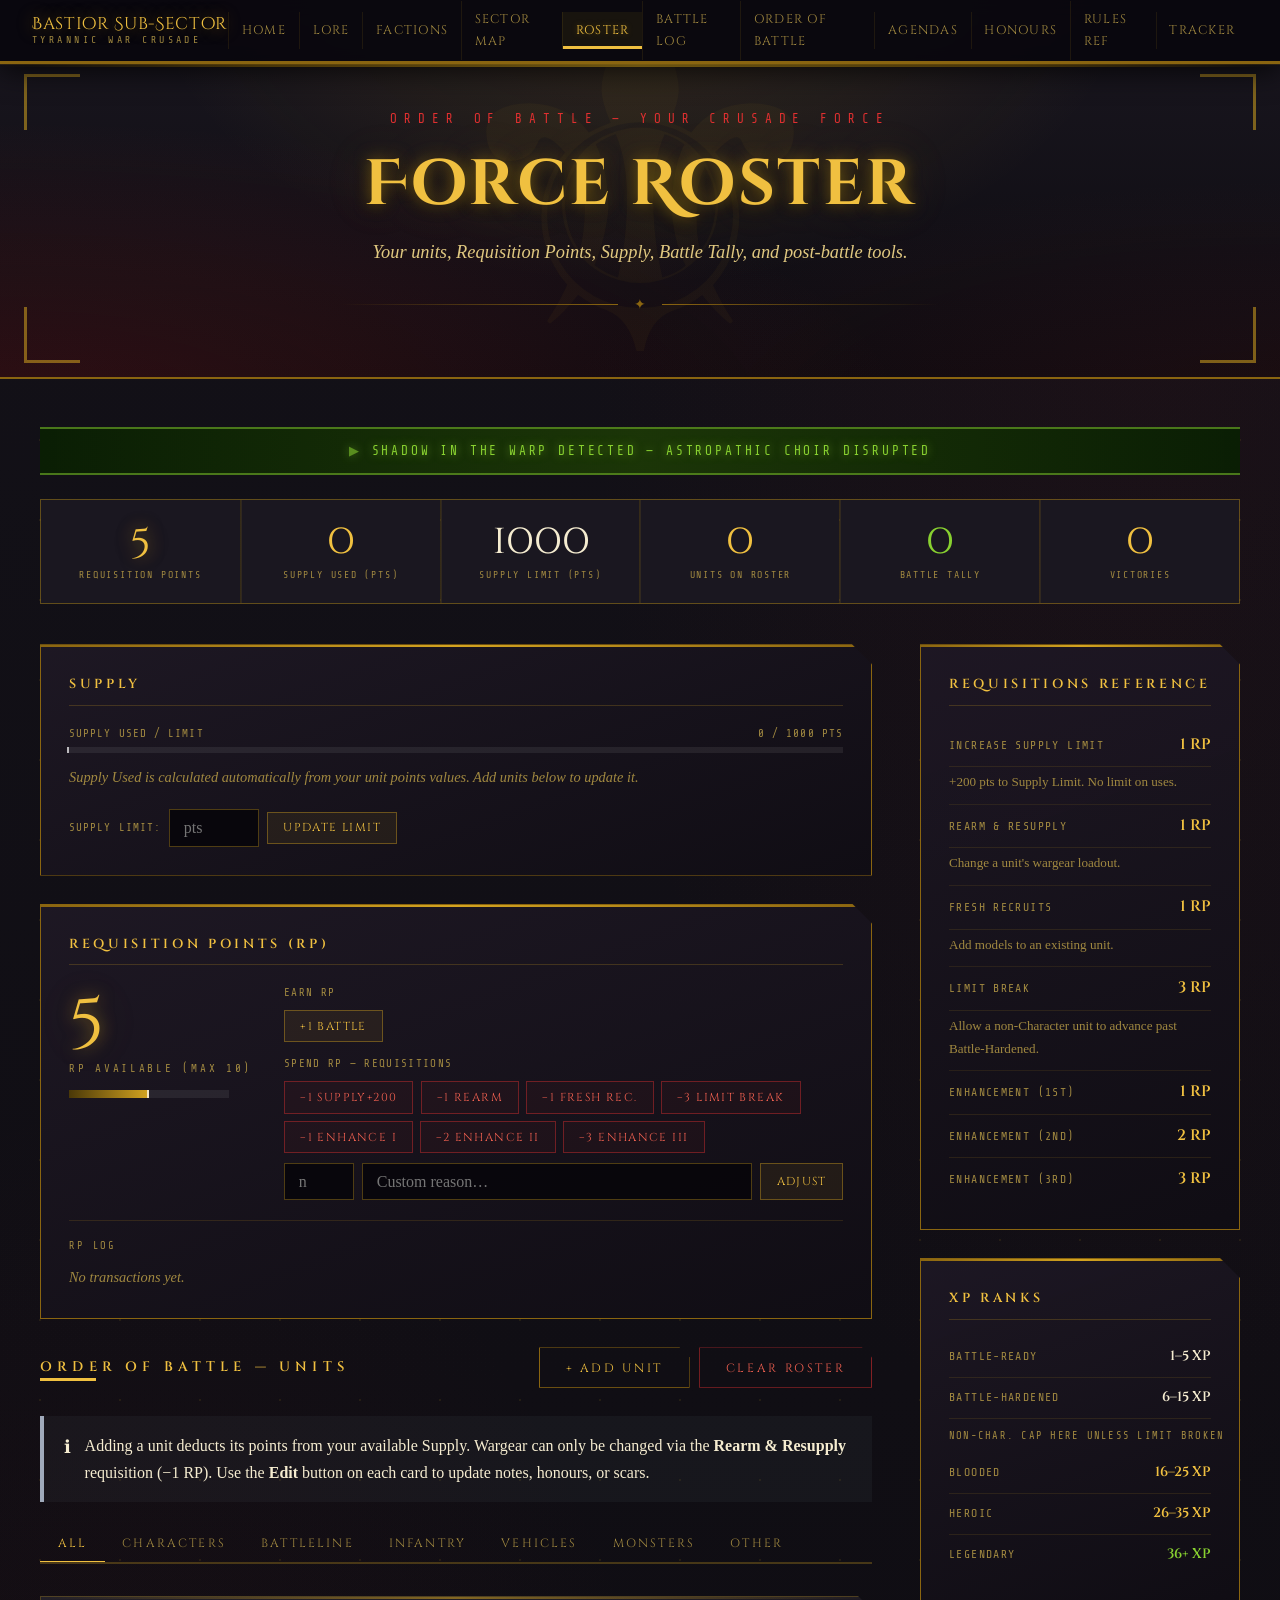
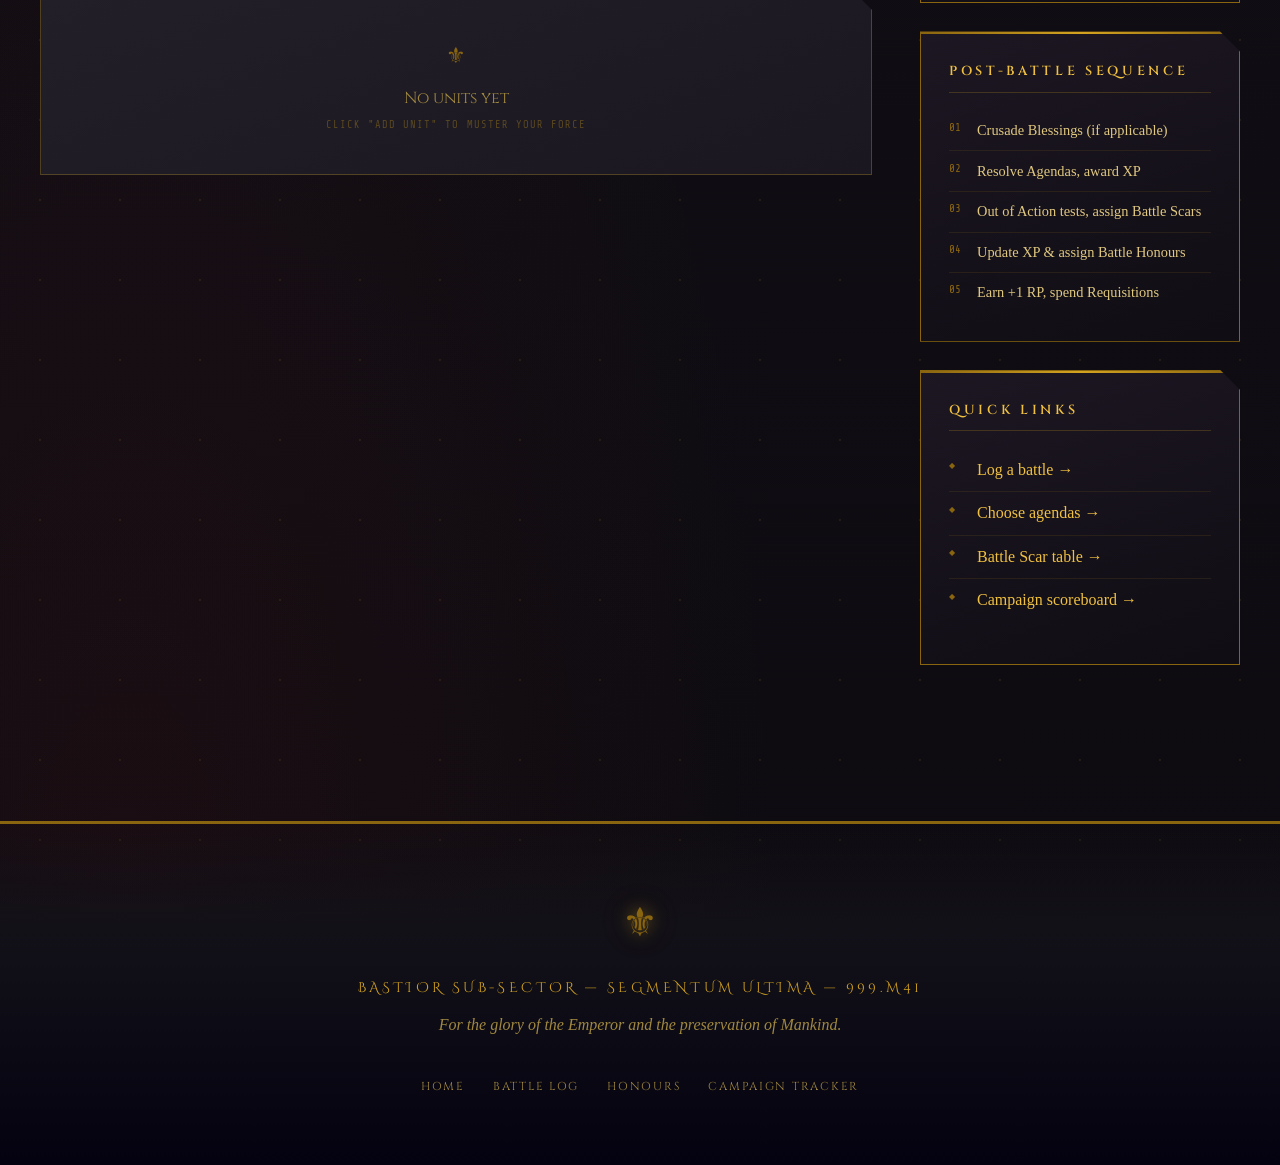
<file: roster.html>
<!DOCTYPE html>
<html lang="en">
<head>
  <meta charset="UTF-8"><meta name="viewport" content="width=device-width, initial-scale=1.0">
  <title>Force Roster — Bastior Crusade</title>
  <link rel="stylesheet" href="css/style.css">
</head>
<body>
  
<nav id="site-nav">
  <div class="nav-brand">Bastior Sub-Sector<span>Tyrannic War Crusade</span></div>
  <ul class="nav-links">
    <li><a href="index.html">Home</a></li>
    <li><a href="lore.html">Lore</a></li>
    <li><a href="factions.html">Factions</a></li>
    <li><a href="sector-map.html">Sector Map</a></li>
    <li><a href="roster.html">Roster</a></li>
    <li><a href="battle-log.html">Battle Log</a></li>
    <li><a href="crusade-order.html">Order of Battle</a></li>
    <li><a href="agendas.html">Agendas</a></li>
    <li><a href="honour-roll.html">Honours</a></li>
    <li><a href="rules-ref.html">Rules Ref</a></li>
    <li><a href="tracker.html">Tracker</a></li>
  </ul>
  <button class="nav-toggle" aria-label="Open menu"><span></span><span></span><span></span></button>
</nav>
  
<div class="page-hero">
  <div class="hero-corner tl"></div><div class="hero-corner tr"></div><div class="hero-corner bl"></div><div class="hero-corner br"></div>
  <p class="hero-eyebrow">Order of Battle — Your Crusade Force</p>
  <h1>Force Roster</h1>
  <p class="subtitle">Your units, Requisition Points, Supply, Battle Tally, and post-battle tools.</p>
  <div class="hero-rule"><span>✦</span></div>
</div>

<main>
  <div class="ticker mb-3"><span class="ticker-text">SHADOW IN THE WARP DETECTED — ASTROPATHIC CHOIR DISRUPTED</span><div class="ticker-sweep"></div></div>

  <!-- TOP STATS BAR -->
  <div style="display:grid;grid-template-columns:repeat(auto-fit,minmax(150px,1fr));gap:1px;background:rgba(212,164,32,0.18);border:1px solid rgba(212,164,32,0.28);margin-bottom:2.5rem;" class="reveal">
    <div style="background:var(--plate2);padding:1.25rem;text-align:center;">
      <div style="font-family:var(--font-display);font-size:2.6rem;line-height:1;color:var(--gold-bright);text-shadow:var(--glow-gold);" id="stat-rp">5</div>
      <div style="font-family:var(--font-mono);font-size:0.62rem;text-transform:uppercase;letter-spacing:0.18em;color:var(--text-dim);margin-top:0.3rem;">Requisition Points</div>
    </div>
    <div style="background:var(--plate2);padding:1.25rem;text-align:center;border-left:1px solid rgba(212,164,32,0.12);">
      <div style="font-family:var(--font-display);font-size:2.6rem;line-height:1;color:var(--gold-bright);"><span id="stat-sup-used">0</span></div>
      <div style="font-family:var(--font-mono);font-size:0.62rem;text-transform:uppercase;letter-spacing:0.18em;color:var(--text-dim);margin-top:0.3rem;">Supply Used (pts)</div>
    </div>
    <div style="background:var(--plate2);padding:1.25rem;text-align:center;border-left:1px solid rgba(212,164,32,0.12);">
      <div style="font-family:var(--font-display);font-size:2.6rem;line-height:1;color:var(--text-bright);" id="stat-sup-max">1000</div>
      <div style="font-family:var(--font-mono);font-size:0.62rem;text-transform:uppercase;letter-spacing:0.18em;color:var(--text-dim);margin-top:0.3rem;">Supply Limit (pts)</div>
    </div>
    <div style="background:var(--plate2);padding:1.25rem;text-align:center;border-left:1px solid rgba(212,164,32,0.12);">
      <div style="font-family:var(--font-display);font-size:2.6rem;line-height:1;color:var(--gold-bright);" id="stat-units">0</div>
      <div style="font-family:var(--font-mono);font-size:0.62rem;text-transform:uppercase;letter-spacing:0.18em;color:var(--text-dim);margin-top:0.3rem;">Units on Roster</div>
    </div>
    <div style="background:var(--plate2);padding:1.25rem;text-align:center;border-left:1px solid rgba(212,164,32,0.12);">
      <div style="font-family:var(--font-display);font-size:2.6rem;line-height:1;color:var(--hive-bright);" id="stat-battles">0</div>
      <div style="font-family:var(--font-mono);font-size:0.62rem;text-transform:uppercase;letter-spacing:0.18em;color:var(--text-dim);margin-top:0.3rem;">Battle Tally</div>
    </div>
    <div style="background:var(--plate2);padding:1.25rem;text-align:center;border-left:1px solid rgba(212,164,32,0.12);">
      <div style="font-family:var(--font-display);font-size:2.6rem;line-height:1;color:var(--gold-bright);" id="stat-victories">0</div>
      <div style="font-family:var(--font-mono);font-size:0.62rem;text-transform:uppercase;letter-spacing:0.18em;color:var(--text-dim);margin-top:0.3rem;">Victories</div>
    </div>
  </div>

  <div class="two-col">
    <div>

      <!-- SUPPLY BAR -->
      <div class="panel reveal">
        <div class="panel-title">Supply</div>
        <div class="bar-wrap">
          <div class="bar-labels"><span>Supply Used / Limit</span><span id="sup-pct">0%</span></div>
          <div class="bar-track"><div class="bar-fill imperial" id="sup-bar" style="width:0%"></div></div>
        </div>
        <p style="font-size:0.9rem;color:var(--text-dim);font-style:italic;margin-top:0.6rem;">Supply Used is calculated automatically from your unit points values. Add units below to update it.</p>
        <div style="display:flex;gap:0.5rem;margin-top:0.75rem;flex-wrap:wrap;align-items:center;">
          <span style="font-family:var(--font-mono);font-size:0.68rem;color:var(--text-dim);text-transform:uppercase;letter-spacing:0.1em;">Supply Limit:</span>
          <input type="number" id="sup-lim" class="f-input" style="width:90px;" placeholder="pts">
          <button class="ctrl-btn" onclick="supSetMax()">Update Limit</button>
        </div>
      </div>

      <!-- REQUISITION POINTS PANEL -->
      <div class="panel reveal d1">
        <div class="panel-title">Requisition Points (RP)</div>
        <div style="display:flex;align-items:flex-start;gap:2rem;flex-wrap:wrap;">
          <div>
            <div class="big-num" id="rp-disp">5</div>
            <div class="big-lbl">RP Available (max 10)</div>
            <div class="bar-wrap" style="margin-top:0.75rem;width:160px;">
              <div class="bar-track" style="height:8px;"><div class="bar-fill imperial" id="rp-bar" style="width:50%"></div></div>
            </div>
          </div>
          <div style="flex:1;min-width:200px;">
            <div style="font-family:var(--font-mono);font-size:0.68rem;text-transform:uppercase;letter-spacing:0.12em;color:var(--text-dim);margin-bottom:0.5rem;">Earn RP</div>
            <div class="ctrl-btns" style="margin:0 0 0.75rem;">
              <button class="ctrl-btn" onclick="rpAdj(1,'Battle played')">+1 Battle</button>
            </div>
            <div style="font-family:var(--font-mono);font-size:0.68rem;text-transform:uppercase;letter-spacing:0.12em;color:var(--text-dim);margin-bottom:0.5rem;">Spend RP — Requisitions</div>
            <div class="ctrl-btns" style="margin:0;">
              <button class="ctrl-btn sub" onclick="rpAdj(-1,'Increase Supply Limit (+200 pts)')">−1 Supply+200</button>
              <button class="ctrl-btn sub" onclick="rpAdj(-1,'Rearm &amp; Resupply')">−1 Rearm</button>
              <button class="ctrl-btn sub" onclick="rpAdj(-1,'Fresh Recruits')">−1 Fresh Rec.</button>
              <button class="ctrl-btn sub" onclick="rpAdj(-3,'Limit Break')">−3 Limit Break</button>
              <button class="ctrl-btn sub" onclick="rpAdj(-1,'Enhancement I')">−1 Enhance I</button>
              <button class="ctrl-btn sub" onclick="rpAdj(-2,'Enhancement II')">−2 Enhance II</button>
              <button class="ctrl-btn sub" onclick="rpAdj(-3,'Enhancement III')">−3 Enhance III</button>
            </div>
            <div style="display:flex;gap:0.5rem;margin-top:0.6rem;">
              <input type="number" id="rp-n" class="f-input" style="width:70px;" placeholder="n">
              <input type="text" id="rp-r" class="f-input" placeholder="Custom reason…">
              <button class="ctrl-btn" onclick="rpCustom()">Adjust</button>
            </div>
          </div>
        </div>
        <div style="margin-top:1.25rem;border-top:1px solid rgba(212,164,32,0.15);padding-top:1rem;">
          <div style="font-family:var(--font-mono);font-size:0.65rem;text-transform:uppercase;letter-spacing:0.18em;color:var(--text-dim);margin-bottom:0.6rem;">RP Log</div>
          <ul id="rp-hist" style="list-style:none;max-height:160px;overflow-y:auto;padding:0;"></ul>
        </div>
      </div>

      <!-- UNITS -->
      <div style="display:flex;justify-content:space-between;align-items:center;margin-bottom:1rem;flex-wrap:wrap;gap:0.75rem;">
        <p class="sec-head" style="margin:0;border:none;padding:0;">Order of Battle — Units</p>
        <div style="display:flex;gap:0.6rem;flex-wrap:wrap;">
          <button class="btn" onclick="Modal.open('add-unit-modal')"><span>+ Add Unit</span></button>
          <button class="btn btn-danger" onclick="if(confirm('Remove all units? This cannot be undone.')){localStorage.removeItem('bastior_roster');location.reload();}"><span>Clear Roster</span></button>
        </div>
      </div>
      <div class="alert alert-info" style="margin-bottom:1.25rem;">
        <span class="alert-icon">ℹ</span>
        <div>Adding a unit deducts its points from your available Supply. Wargear can only be changed via the <strong>Rearm &amp; Resupply</strong> requisition (−1 RP). Use the <strong>Edit</strong> button on each card to update notes, honours, or scars.</div>
      </div>

      <div data-tabs>
        <div class="tab-bar">
          <button class="tab-btn active" data-tab="all">All</button>
          <button class="tab-btn" data-tab="character">Characters</button>
          <button class="tab-btn" data-tab="battleline">Battleline</button>
          <button class="tab-btn" data-tab="infantry">Infantry</button>
          <button class="tab-btn" data-tab="vehicle">Vehicles</button>
          <button class="tab-btn" data-tab="monster">Monsters</button>
          <button class="tab-btn" data-tab="other">Other</button>
        </div>
        <div class="tab-pane active" data-pane="all"><div id="r-all" class="card-grid"></div></div>
        <div class="tab-pane" data-pane="character"><div id="r-character" class="card-grid"></div></div>
        <div class="tab-pane" data-pane="battleline"><div id="r-battleline" class="card-grid"></div></div>
        <div class="tab-pane" data-pane="infantry"><div id="r-infantry" class="card-grid"></div></div>
        <div class="tab-pane" data-pane="vehicle"><div id="r-vehicle" class="card-grid"></div></div>
        <div class="tab-pane" data-pane="monster"><div id="r-monster" class="card-grid"></div></div>
        <div class="tab-pane" data-pane="other"><div id="r-other" class="card-grid"></div></div>
      </div>

    </div>

    <!-- SIDEBAR -->
    <aside class="sidebar">
      <div class="panel reveal">
        <div class="panel-title">Requisitions Reference</div>
        <div class="stat-row"><span class="stat-key">Increase Supply Limit</span><span class="stat-val warning">1 RP</span></div>
        <div style="font-size:0.82rem;color:var(--text-dim);padding:0.25rem 0 0.6rem;border-bottom:1px solid rgba(212,164,32,0.1);">+200 pts to Supply Limit. No limit on uses.</div>
        <div class="stat-row"><span class="stat-key">Rearm &amp; Resupply</span><span class="stat-val warning">1 RP</span></div>
        <div style="font-size:0.82rem;color:var(--text-dim);padding:0.25rem 0 0.6rem;border-bottom:1px solid rgba(212,164,32,0.1);">Change a unit's wargear loadout.</div>
        <div class="stat-row"><span class="stat-key">Fresh Recruits</span><span class="stat-val warning">1 RP</span></div>
        <div style="font-size:0.82rem;color:var(--text-dim);padding:0.25rem 0 0.6rem;border-bottom:1px solid rgba(212,164,32,0.1);">Add models to an existing unit.</div>
        <div class="stat-row"><span class="stat-key">Limit Break</span><span class="stat-val warning">3 RP</span></div>
        <div style="font-size:0.82rem;color:var(--text-dim);padding:0.25rem 0 0.6rem;border-bottom:1px solid rgba(212,164,32,0.1);">Allow a non-Character unit to advance past Battle-Hardened.</div>
        <div class="stat-row"><span class="stat-key">Enhancement (1st)</span><span class="stat-val warning">1 RP</span></div>
        <div class="stat-row"><span class="stat-key">Enhancement (2nd)</span><span class="stat-val warning">2 RP</span></div>
        <div class="stat-row"><span class="stat-key">Enhancement (3rd)</span><span class="stat-val warning">3 RP</span></div>
      </div>

      <div class="panel reveal d1">
        <div class="panel-title">XP Ranks</div>
        <div class="stat-row"><span class="stat-key">Battle-Ready</span><span class="stat-val" style="font-size:0.85rem;">1–5 XP</span></div>
        <div class="stat-row"><span class="stat-key">Battle-Hardened</span><span class="stat-val" style="font-size:0.85rem;">6–15 XP</span></div>
        <div class="stat-row" style="border-bottom:none;"><span class="stat-key" style="color:var(--text-dim);font-size:0.65rem;">Non-Char. cap here unless Limit Broken</span></div>
        <div class="stat-row"><span class="stat-key">Blooded</span><span class="stat-val warning" style="font-size:0.85rem;">16–25 XP</span></div>
        <div class="stat-row"><span class="stat-key">Heroic</span><span class="stat-val warning" style="font-size:0.85rem;">26–35 XP</span></div>
        <div class="stat-row"><span class="stat-key">Legendary</span><span class="stat-val ok" style="font-size:0.85rem;">36+ XP</span></div>
      </div>

      <div class="panel reveal d2">
        <div class="panel-title">Post-Battle Sequence</div>
        <ol style="list-style:none;padding:0;margin:0;">
          <li style="padding:0.45rem 0 0.45rem 1.75rem;border-bottom:1px solid rgba(212,164,32,0.1);font-size:0.9rem;position:relative;"><span style="position:absolute;left:0;color:var(--gold-dim);font-family:var(--font-mono);font-size:0.68rem;">01</span>Crusade Blessings (if applicable)</li>
          <li style="padding:0.45rem 0 0.45rem 1.75rem;border-bottom:1px solid rgba(212,164,32,0.1);font-size:0.9rem;position:relative;"><span style="position:absolute;left:0;color:var(--gold-dim);font-family:var(--font-mono);font-size:0.68rem;">02</span>Resolve Agendas, award XP</li>
          <li style="padding:0.45rem 0 0.45rem 1.75rem;border-bottom:1px solid rgba(212,164,32,0.1);font-size:0.9rem;position:relative;"><span style="position:absolute;left:0;color:var(--gold-dim);font-family:var(--font-mono);font-size:0.68rem;">03</span>Out of Action tests, assign Battle Scars</li>
          <li style="padding:0.45rem 0 0.45rem 1.75rem;border-bottom:1px solid rgba(212,164,32,0.1);font-size:0.9rem;position:relative;"><span style="position:absolute;left:0;color:var(--gold-dim);font-family:var(--font-mono);font-size:0.68rem;">04</span>Update XP &amp; assign Battle Honours</li>
          <li style="padding:0.45rem 0 0.45rem 1.75rem;font-size:0.9rem;position:relative;"><span style="position:absolute;left:0;color:var(--gold-dim);font-family:var(--font-mono);font-size:0.68rem;">05</span>Earn +1 RP, spend Requisitions</li>
        </ol>
      </div>

      <div class="panel reveal d3">
        <div class="panel-title">Quick Links</div>
        <ul class="honour-list">
          <li><a href="battle-log.html">Log a battle →</a></li>
          <li><a href="agendas.html">Choose agendas →</a></li>
          <li><a href="honour-roll.html">Battle Scar table →</a></li>
          <li><a href="tracker.html">Campaign scoreboard →</a></li>
        </ul>
      </div>
    </aside>
  </div>
</main>

<!-- ADD UNIT MODAL -->
<div id="add-unit-modal" class="modal-backdrop" style="display:none;">
  <div class="modal-box">
    <div class="modal-title">Add Unit to Order of Battle</div>
    <div class="f-grid">
      <div class="f-row"><label class="f-label">Unit Name / Designation</label><input class="f-input" id="u-name" placeholder="e.g. Squad Valerian" type="text"></div>
      <div class="f-row"><label class="f-label">Datacard Name</label><input class="f-input" id="u-sheet" placeholder="e.g. Intercessor Squad" type="text"></div>
      <div class="f-row">
        <label class="f-label">Unit Keyword</label>
        <select class="f-select" id="u-role">
          <option value="character">Character</option>
          <option value="battleline">Battleline</option>
          <option value="infantry">Infantry</option>
          <option value="vehicle">Vehicle</option>
          <option value="monster">Monster</option>
          <option value="other">Other (Mounted, Fly, etc.)</option>
        </select>
      </div>
      <div class="f-row">
        <label class="f-label">Points Cost</label>
        <input class="f-input" id="u-power" type="number" min="1" placeholder="e.g. 100">
        <div style="font-family:var(--font-mono);font-size:0.62rem;color:var(--text-dim);margin-top:0.25rem;text-transform:uppercase;letter-spacing:0.08em;">Automatically deducted from Supply</div>
      </div>
    </div>
    <div class="f-row"><label class="f-label">Wargear &amp; Loadout</label><textarea class="f-input" id="u-equip" rows="2" placeholder="e.g. Plasma pistol, Power fist, Artificer armour" style="resize:vertical;"></textarea></div>
    <div class="f-row"><label class="f-label">Notes, Honours &amp; Scars</label><textarea class="f-input" id="u-notes" rows="2" placeholder="Battle Honours, Battle Scars, narrative history..." style="resize:vertical;"></textarea></div>
    <div style="display:flex;gap:0.75rem;justify-content:flex-end;margin-top:1.5rem;">
      <button class="btn btn-danger" data-close="add-unit-modal"><span>Cancel</span></button>
      <button class="btn" onclick="submitUnit()"><span>Add to Roster</span></button>
    </div>
  </div>
</div>

<!-- EDIT UNIT MODAL -->
<div id="edit-unit-modal" class="modal-backdrop" style="display:none;">
  <div class="modal-box">
    <div class="modal-title">Edit Unit</div>
    <input type="hidden" id="eu-id">
    <div class="f-grid">
      <div class="f-row"><label class="f-label">Unit Name / Designation</label><input class="f-input" id="eu-name" type="text"></div>
      <div class="f-row"><label class="f-label">Datacard Name</label><input class="f-input" id="eu-sheet" type="text"></div>
      <div class="f-row">
        <label class="f-label">Unit Keyword</label>
        <select class="f-select" id="eu-role">
          <option value="character">Character</option>
          <option value="battleline">Battleline</option>
          <option value="infantry">Infantry</option>
          <option value="vehicle">Vehicle</option>
          <option value="monster">Monster</option>
          <option value="other">Other</option>
        </select>
      </div>
      <div class="f-row">
        <label class="f-label">Points Cost</label>
        <input class="f-input" id="eu-power" type="number" min="1">
        <div style="font-family:var(--font-mono);font-size:0.62rem;color:var(--text-dim);margin-top:0.25rem;text-transform:uppercase;letter-spacing:0.08em;">Supply recalculates on save</div>
      </div>
    </div>
    <div class="f-row">
      <label class="f-label">Wargear &amp; Loadout <span style="color:var(--blood-pale);font-size:0.75em;">(Rearm &amp; Resupply costs 1 RP)</span></label>
      <textarea class="f-input" id="eu-equip" rows="2" style="resize:vertical;"></textarea>
    </div>
    <div class="f-row"><label class="f-label">Notes, Honours &amp; Scars</label><textarea class="f-input" id="eu-notes" rows="3" style="resize:vertical;"></textarea></div>
    <div class="f-row"><label class="f-label">Experience (XP)</label><input class="f-input" id="eu-xp" type="number" min="0"></div>
    <div style="display:flex;gap:0.75rem;justify-content:flex-end;margin-top:1.5rem;">
      <button class="btn btn-danger" data-close="edit-unit-modal"><span>Cancel</span></button>
      <button class="btn" onclick="saveEdit()"><span>Save Changes</span></button>
    </div>
  </div>
</div>

<footer><div class="footer-title">Bastior Sub-Sector — Segmentum Ultima — 999.M41</div><p class="footer-tagline">For the glory of the Emperor and the preservation of Mankind.</p><ul class="footer-links"><li><a href="index.html">Home</a></li><li><a href="battle-log.html">Battle Log</a></li><li><a href="honour-roll.html">Honours</a></li><li><a href="tracker.html">Campaign Tracker</a></li></ul></footer>

<script src="js/main.js"></script>
<script>
const EMPTY_MSG = `<div class="card" style="grid-column:1/-1;text-align:center;padding:2.5rem;"><div style="font-family:var(--font-display);font-size:1.4rem;color:var(--gold-dim);margin-bottom:0.5rem;">⚜</div><div style="font-family:var(--font-heading);color:var(--text-dim);font-size:1rem;margin-bottom:0.25rem;">No units yet</div><div style="font-family:var(--font-mono);font-size:0.65rem;color:var(--text-faint);letter-spacing:0.1em;text-transform:uppercase;">Click "Add Unit" to muster your force</div></div>`;
const RANK_CLASS = {'Battle-Ready':'tag-steel','Battle-Hardened':'tag-steel','Blooded':'tag-gold','Heroic':'tag-gold','Legendary':'tag-gold'};
const KEYWORDS = {character:'Character',battleline:'Battleline',infantry:'Infantry',vehicle:'Vehicle',monster:'Monster',other:'Other'};

/* ---- RP helpers ---- */
function rpLoad(){
  const d=window.Tracker.load();
  // RP stored separately from campaign CP
  return {rp: d.rp!==undefined ? d.rp : 5, rpHist: d.rpHist||[]};
}
function rpSave(rp, hist){
  const d=window.Tracker.load();
  d.rp=Math.max(0, Math.min(10, rp));
  d.rpHist=hist;
  window.Tracker.save(d);
}
function rpAdj(n, reason){
  const {rp, rpHist}=rpLoad();
  const newRp=Math.max(0, Math.min(10, rp+n));
  const entry={a:(n>0?'+':'')+n, r:reason, t:Date.now()};
  rpHist.unshift(entry);
  rpSave(newRp, rpHist);
  // If spending on Supply Limit increase, auto-bump the limit
  if(reason && reason.includes('Supply Limit')) {
    const d=window.Tracker.load(); d.supMax=(d.supMax||1000)+200; window.Tracker.save(d);
  }
  refreshStats();
}
function rpCustom(){
  const n=parseInt(document.getElementById('rp-n').value);
  const r=document.getElementById('rp-r').value.trim()||'Manual';
  if(isNaN(n))return;
  rpAdj(n,r);
  document.getElementById('rp-n').value='';
  document.getElementById('rp-r').value='';
}

/* ---- supply helpers ---- */
function calcSupplyUsed(){
  return window.Roster.all().reduce((sum,u)=>sum+(u.power||0),0);
}
function supSetMax(){
  const n=parseInt(document.getElementById('sup-lim').value); if(!n||n<1)return;
  const d=window.Tracker.load(); d.supMax=n; window.Tracker.save(d);
  document.getElementById('sup-lim').value=''; refreshStats();
}

/* ---- refresh all displayed stats ---- */
function refreshStats(){
  const d=window.Tracker.load();
  const {rp, rpHist}=rpLoad();
  const units=window.Roster.all();
  const supUsed=calcSupplyUsed();
  const supMax=d.supMax||1000;
  const battles=window.BattleLog?window.BattleLog.all():[];
  const victories=battles.filter(b=>b.result==='Victory').length;

  document.getElementById('stat-rp').textContent=rp;
  document.getElementById('stat-sup-used').textContent=supUsed;
  document.getElementById('stat-sup-max').textContent=supMax;
  document.getElementById('stat-units').textContent=units.length;
  document.getElementById('stat-battles').textContent=battles.length;
  document.getElementById('stat-victories').textContent=victories;
  document.getElementById('rp-disp').textContent=rp;

  const rpPct=Math.round((rp/10)*100);
  document.getElementById('rp-bar').style.width=rpPct+'%';

  const supPct=Math.min(100,Math.round(supUsed/supMax*100));
  document.getElementById('sup-bar').style.width=supPct+'%';
  document.getElementById('sup-bar').className='bar-fill '+(supUsed>supMax?'danger':'imperial');
  document.getElementById('sup-pct').textContent=`${supUsed} / ${supMax} pts`;

  // RP history
  const hist=document.getElementById('rp-hist');
  if(!rpHist.length){
    hist.innerHTML='<li style="font-style:italic;color:var(--text-dim);font-size:0.9rem;">No transactions yet.</li>';
  } else {
    hist.innerHTML=rpHist.slice(0,20).map(h=>`
      <li style="display:flex;justify-content:space-between;gap:0.5rem;padding:0.38rem 0;border-bottom:1px solid rgba(212,164,32,0.09);font-size:0.88rem;">
        <span style="font-family:var(--font-mono);font-size:0.7rem;color:${h.a.startsWith('-')?'var(--blood-pale)':'var(--hive-bright)'};flex-shrink:0;">${h.a} RP</span>
        <span style="color:var(--text-dim);font-style:italic;flex:1;padding:0 0.5rem;">${h.r||''}</span>
        <span style="font-family:var(--font-mono);font-size:0.62rem;color:var(--text-dim);flex-shrink:0;">${new Date(h.t).toLocaleString('en-GB',{month:'short',day:'numeric',hour:'2-digit',minute:'2-digit'})}</span>
      </li>`).join('');
  }
}

/* ---- render unit cards ---- */
function renderRoster(){
  const units=window.Roster.all();
  const cats={all:units,character:[],battleline:[],infantry:[],vehicle:[],monster:[],other:[]};
  units.forEach(u=>{ if(cats[u.role])cats[u.role].push(u); else cats.other.push(u); });
  Object.entries(cats).forEach(([k,arr])=>{
    const el=document.getElementById('r-'+k); if(!el)return;
    if(!arr.length){
      el.innerHTML=k==='all'&&!units.length ? EMPTY_MSG
        : `<div style="padding:2rem;text-align:center;font-family:var(--font-mono);font-size:0.7rem;color:var(--text-dim);text-transform:uppercase;letter-spacing:0.1em;">No units in this category</div>`;
      return;
    }
    el.innerHTML=arr.map(u=>`
      <div class="unit-card">
        <div class="unit-head">
          <div>
            <div class="unit-name">${escH(u.name||'Unnamed')}</div>
            <div class="unit-type">${escH(u.sheet||'—')} &nbsp;·&nbsp; ${KEYWORDS[u.role]||'Unknown'} &nbsp;·&nbsp; ${u.power||0} pts</div>
          </div>
          <span class="tag ${RANK_CLASS[u.rank]||'tag-steel'}" style="flex-shrink:0;">${u.rank}</span>
        </div>
        <div class="unit-body">
          <div class="stat-row"><span class="stat-key">XP</span><span class="stat-val warning">${u.xp} XP</span></div>
          <div class="stat-row"><span class="stat-key">Keyword</span><span class="stat-val">${KEYWORDS[u.role]||'—'}</span></div>
          ${u.equip?`<div style="margin-top:0.65rem;padding:0.6rem;background:rgba(212,164,32,0.05);border-left:2px solid var(--gold-dim);font-size:0.9rem;color:var(--text-main);line-height:1.6;"><span style="font-family:var(--font-mono);font-size:0.62rem;text-transform:uppercase;letter-spacing:0.1em;color:var(--text-dim);display:block;margin-bottom:0.25rem;">Wargear</span>${escH(u.equip)}</div>`:''}
          ${u.notes?`<div style="margin-top:0.5rem;padding:0.6rem;background:rgba(138,28,28,0.06);border-left:2px solid rgba(224,48,48,0.3);font-size:0.9rem;font-style:italic;color:var(--text-dim);line-height:1.6;"><span style="font-family:var(--font-mono);font-size:0.62rem;text-transform:uppercase;letter-spacing:0.1em;color:var(--text-dim);font-style:normal;display:block;margin-bottom:0.25rem;">Honours &amp; Notes</span>${escH(u.notes)}</div>`:''}
          <div style="display:flex;gap:0.4rem;margin-top:1rem;flex-wrap:wrap;">
            <button class="ctrl-btn" style="font-size:0.65rem;" onclick="addXP(${u.id})">+ XP</button>
            <button class="ctrl-btn" style="font-size:0.65rem;" onclick="openEdit(${u.id})">Edit</button>
            <button class="ctrl-btn sub" style="font-size:0.65rem;" onclick="removeUnit(${u.id})">Remove</button>
          </div>
        </div>
      </div>`).join('');
  });
}

function escH(s){ return String(s).replace(/&/g,'&amp;').replace(/</g,'&lt;').replace(/>/g,'&gt;').replace(/"/g,'&quot;'); }

/* ---- add unit ---- */
function submitUnit(){
  const name=document.getElementById('u-name').value.trim();
  if(!name){alert('Please enter a unit name.');return;}
  const pts=parseInt(document.getElementById('u-power').value)||0;
  // Check supply
  const d=window.Tracker.load();
  const used=calcSupplyUsed();
  const supMax=d.supMax||1000;
  if(used+pts > supMax){
    if(!confirm(`Adding this unit (${pts} pts) would exceed your Supply Limit (${used}/${supMax} pts used). Add anyway?`))return;
  }
  window.Roster.add({
    name, sheet:document.getElementById('u-sheet').value.trim(),
    role:document.getElementById('u-role').value,
    power:pts,
    equip:document.getElementById('u-equip').value.trim(),
    notes:document.getElementById('u-notes').value.trim()
  });
  Modal.close('add-unit-modal');
  ['u-name','u-sheet','u-equip','u-notes'].forEach(id=>{const el=document.getElementById(id);if(el)el.value='';});
  document.getElementById('u-power').value='';
  renderRoster(); refreshStats();
}

/* ---- edit unit ---- */
function openEdit(id){
  const u=window.Roster.upd(id,{});
  if(!u)return;
  document.getElementById('eu-id').value=id;
  document.getElementById('eu-name').value=u.name||'';
  document.getElementById('eu-sheet').value=u.sheet||'';
  document.getElementById('eu-role').value=u.role||'infantry';
  document.getElementById('eu-power').value=u.power||0;
  document.getElementById('eu-equip').value=u.equip||'';
  document.getElementById('eu-notes').value=u.notes||'';
  document.getElementById('eu-xp').value=u.xp||0;
  Modal.open('edit-unit-modal');
}
function saveEdit(){
  const id=parseInt(document.getElementById('eu-id').value);
  const xp=parseInt(document.getElementById('eu-xp').value)||0;
  window.Roster.upd(id,{
    name:document.getElementById('eu-name').value.trim(),
    sheet:document.getElementById('eu-sheet').value.trim(),
    role:document.getElementById('eu-role').value,
    power:parseInt(document.getElementById('eu-power').value)||0,
    equip:document.getElementById('eu-equip').value.trim(),
    notes:document.getElementById('eu-notes').value.trim(),
    xp, rank:window.Roster.rank(xp)
  });
  Modal.close('edit-unit-modal');
  renderRoster(); refreshStats();
}

/* ---- XP ---- */
function addXP(id){
  const n=parseInt(prompt('XP to award?','1'));
  if(!n||isNaN(n))return;
  const u=window.Roster.upd(id,{}); if(!u)return;
  const newXP=(u.xp||0)+n, newRank=window.Roster.rank(newXP);
  window.Roster.upd(id,{xp:newXP,rank:newRank});
  renderRoster(); refreshStats();
  const toast=document.createElement('div');
  toast.style.cssText='position:fixed;top:78px;right:20px;z-index:9999;background:var(--plate3);border:1px solid var(--gold-dim);padding:0.8rem 1.3rem;font-family:var(--font-heading);font-size:0.9rem;color:var(--gold-bright);letter-spacing:0.06em;box-shadow:var(--glow-gold);';
  toast.textContent=`+${n} XP — ${newRank}`;
  document.body.appendChild(toast); setTimeout(()=>toast.remove(),2800);
}

function removeUnit(id){
  if(!confirm('Remove this unit from your Order of Battle? Its XP and Honours are lost.'))return;
  window.Roster.del(id); renderRoster(); refreshStats();
}

document.addEventListener('DOMContentLoaded',()=>{ refreshStats(); renderRoster(); });
</script>
</body>
</html>
</file>
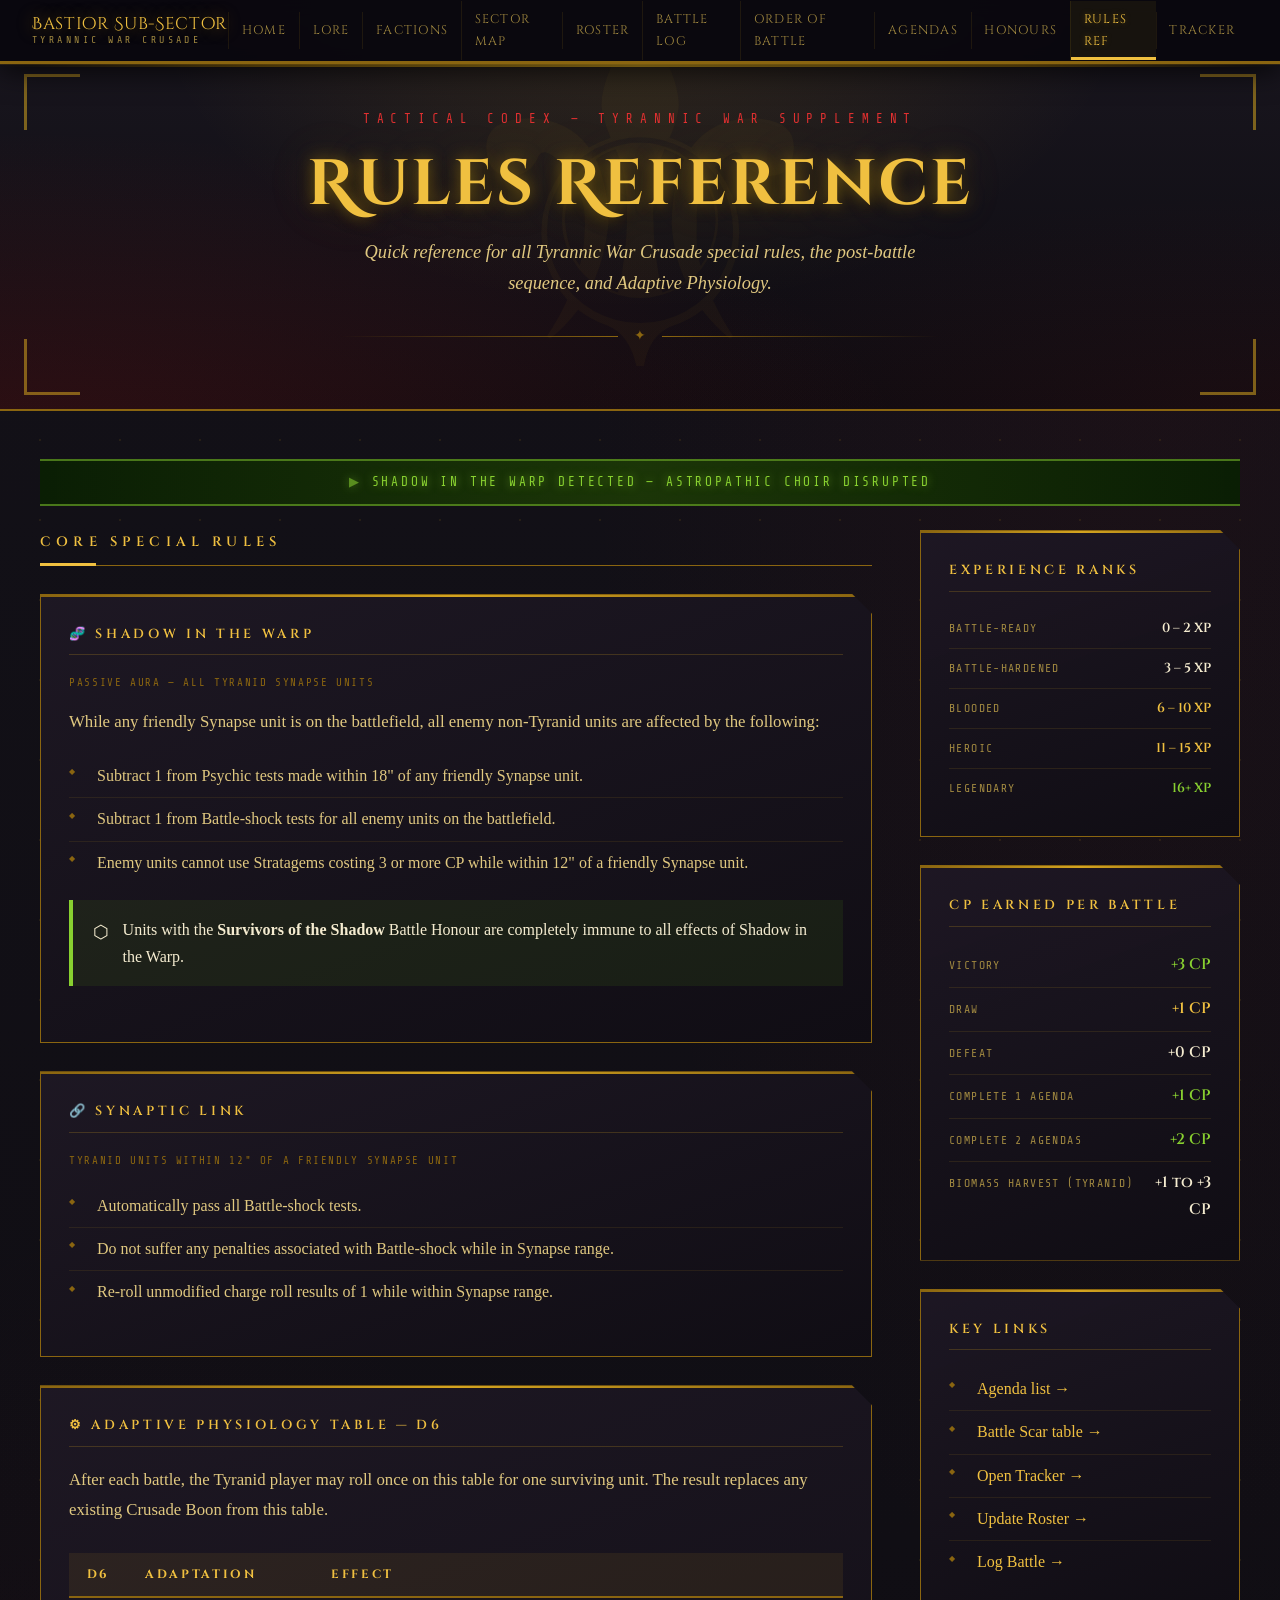
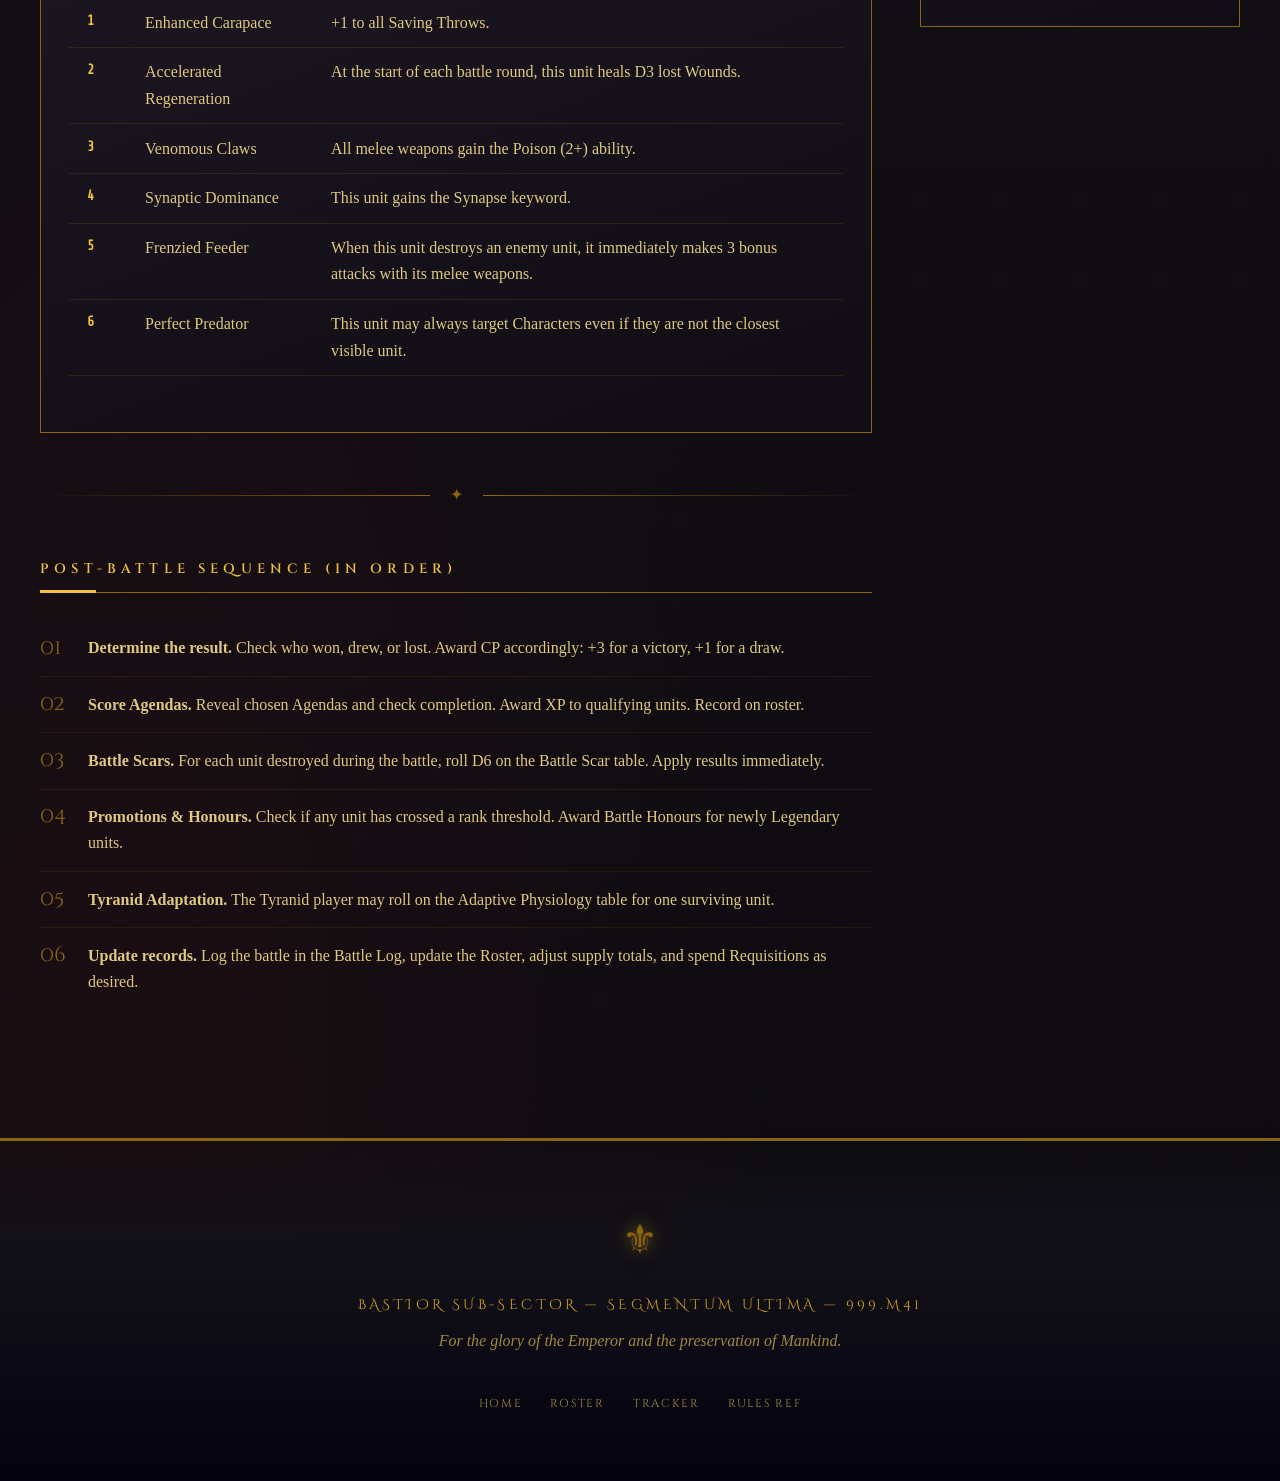
<file: rules-ref.html>
<!DOCTYPE html>
<html lang="en">
<head>
  <meta charset="UTF-8"><meta name="viewport" content="width=device-width, initial-scale=1.0">
  <title>Rules Reference — Bastior Crusade</title>
  <link rel="stylesheet" href="css/style.css">
</head>
<body>
  
<nav id="site-nav">
  <div class="nav-brand">Bastior Sub-Sector<span>Tyrannic War Crusade</span></div>
  <ul class="nav-links">
    <li><a href="index.html">Home</a></li>
    <li><a href="lore.html">Lore</a></li>
    <li><a href="factions.html">Factions</a></li>
    <li><a href="sector-map.html">Sector Map</a></li>
    <li><a href="roster.html">Roster</a></li>
    <li><a href="battle-log.html">Battle Log</a></li>
    <li><a href="crusade-order.html">Order of Battle</a></li>
    <li><a href="agendas.html">Agendas</a></li>
    <li><a href="honour-roll.html">Honours</a></li>
    <li><a href="rules-ref.html">Rules Ref</a></li>
    <li><a href="tracker.html">Tracker</a></li>
  </ul>
  <button class="nav-toggle" aria-label="Open menu"><span></span><span></span><span></span></button>
</nav>
  
  <div class="page-hero">
  <div class="hero-corner tl"></div><div class="hero-corner tr"></div><div class="hero-corner bl"></div><div class="hero-corner br"></div>
  <p class="hero-eyebrow">Tactical Codex — Tyrannic War Supplement</p>
  <h1>Rules Reference</h1>
  <p class="subtitle">Quick reference for all Tyrannic War Crusade special rules, the post-battle sequence, and Adaptive Physiology.</p>
  <div class="hero-rule"><span>✦</span></div>
</div>
<main><div class="ticker mb-3"><span class="ticker-text">SHADOW IN THE WARP DETECTED — ASTROPATHIC CHOIR DISRUPTED</span><div class="ticker-sweep"></div></div>
  <div class="two-col">
    <div>
      <p class="sec-head reveal">Core Special Rules</p>

      <div class="panel reveal">
        <div class="panel-title">🧬 Shadow in the Warp</div>
        <p style="font-family:var(--font-mono);font-size:0.68rem;text-transform:uppercase;letter-spacing:0.15em;color:var(--gold-dim);margin-bottom:0.9rem;">Passive Aura — all Tyranid Synapse units</p>
        <p>While any friendly Synapse unit is on the battlefield, all enemy non-Tyranid units are affected by the following:</p>
        <ul class="honour-list">
          <li>Subtract 1 from Psychic tests made within 18" of any friendly Synapse unit.</li>
          <li>Subtract 1 from Battle-shock tests for all enemy units on the battlefield.</li>
          <li>Enemy units cannot use Stratagems costing 3 or more CP while within 12" of a friendly Synapse unit.</li>
        </ul>
        <div class="alert alert-hive mt-3" style="margin-top:1rem;">
          <span class="alert-icon">⬡</span>
          <div>Units with the <strong>Survivors of the Shadow</strong> Battle Honour are completely immune to all effects of Shadow in the Warp.</div>
        </div>
      </div>

      <div class="panel reveal">
        <div class="panel-title">🔗 Synaptic Link</div>
        <p style="font-family:var(--font-mono);font-size:0.68rem;text-transform:uppercase;letter-spacing:0.15em;color:var(--gold-dim);margin-bottom:0.9rem;">Tyranid units within 12" of a friendly Synapse unit</p>
        <ul class="honour-list">
          <li>Automatically pass all Battle-shock tests.</li>
          <li>Do not suffer any penalties associated with Battle-shock while in Synapse range.</li>
          <li>Re-roll unmodified charge roll results of 1 while within Synapse range.</li>
        </ul>
      </div>

      <div class="panel reveal">
        <div class="panel-title">⚙ Adaptive Physiology Table — D6</div>
        <p style="margin-bottom:0.9rem;">After each battle, the Tyranid player may roll once on this table for one surviving unit. The result replaces any existing Crusade Boon from this table.</p>
        <table class="tbl"><thead><tr><th>D6</th><th>Adaptation</th><th>Effect</th></tr></thead><tbody>
          <tr><td class="mono" style="color:var(--gold-bright);font-weight:700;">1</td><td>Enhanced Carapace</td><td>+1 to all Saving Throws.</td></tr>
          <tr><td class="mono" style="color:var(--gold-bright);font-weight:700;">2</td><td>Accelerated Regeneration</td><td>At the start of each battle round, this unit heals D3 lost Wounds.</td></tr>
          <tr><td class="mono" style="color:var(--gold-bright);font-weight:700;">3</td><td>Venomous Claws</td><td>All melee weapons gain the Poison (2+) ability.</td></tr>
          <tr><td class="mono" style="color:var(--gold-bright);font-weight:700;">4</td><td>Synaptic Dominance</td><td>This unit gains the Synapse keyword.</td></tr>
          <tr><td class="mono" style="color:var(--gold-bright);font-weight:700;">5</td><td>Frenzied Feeder</td><td>When this unit destroys an enemy unit, it immediately makes 3 bonus attacks with its melee weapons.</td></tr>
          <tr><td class="mono" style="color:var(--gold-bright);font-weight:700;">6</td><td>Perfect Predator</td><td>This unit may always target Characters even if they are not the closest visible unit.</td></tr>
        </tbody></table>
      </div>

      <div class="divider"><span>✦</span></div>
      <p class="sec-head reveal">Post-Battle Sequence (in order)</p>
      <ol style="list-style:none;margin:0;padding:0;" class="reveal">
        <li style="padding:0.9rem 0 0.9rem 3rem;border-bottom:1px solid rgba(200,150,12,0.1);font-size:1rem;position:relative;line-height:1.65;">
          <span style="position:absolute;left:0;top:1.05rem;font-family:var(--font-display);font-size:1.3rem;color:var(--gold-dim);line-height:1;">01</span>
          <strong style="color:var(--bone);">Determine the result.</strong> Check who won, drew, or lost. Award CP accordingly: +3 for a victory, +1 for a draw.
        </li>
        <li style="padding:0.9rem 0 0.9rem 3rem;border-bottom:1px solid rgba(200,150,12,0.1);font-size:1rem;position:relative;line-height:1.65;">
          <span style="position:absolute;left:0;top:1.05rem;font-family:var(--font-display);font-size:1.3rem;color:var(--gold-dim);line-height:1;">02</span>
          <strong style="color:var(--bone);">Score Agendas.</strong> Reveal chosen Agendas and check completion. Award XP to qualifying units. Record on roster.
        </li>
        <li style="padding:0.9rem 0 0.9rem 3rem;border-bottom:1px solid rgba(200,150,12,0.1);font-size:1rem;position:relative;line-height:1.65;">
          <span style="position:absolute;left:0;top:1.05rem;font-family:var(--font-display);font-size:1.3rem;color:var(--gold-dim);line-height:1;">03</span>
          <strong style="color:var(--bone);">Battle Scars.</strong> For each unit destroyed during the battle, roll D6 on the Battle Scar table. Apply results immediately.
        </li>
        <li style="padding:0.9rem 0 0.9rem 3rem;border-bottom:1px solid rgba(200,150,12,0.1);font-size:1rem;position:relative;line-height:1.65;">
          <span style="position:absolute;left:0;top:1.05rem;font-family:var(--font-display);font-size:1.3rem;color:var(--gold-dim);line-height:1;">04</span>
          <strong style="color:var(--bone);">Promotions &amp; Honours.</strong> Check if any unit has crossed a rank threshold. Award Battle Honours for newly Legendary units.
        </li>
        <li style="padding:0.9rem 0 0.9rem 3rem;border-bottom:1px solid rgba(200,150,12,0.1);font-size:1rem;position:relative;line-height:1.65;">
          <span style="position:absolute;left:0;top:1.05rem;font-family:var(--font-display);font-size:1.3rem;color:var(--gold-dim);line-height:1;">05</span>
          <strong style="color:var(--bone);">Tyranid Adaptation.</strong> The Tyranid player may roll on the Adaptive Physiology table for one surviving unit.
        </li>
        <li style="padding:0.9rem 0 0.9rem 3rem;font-size:1rem;position:relative;line-height:1.65;">
          <span style="position:absolute;left:0;top:1.05rem;font-family:var(--font-display);font-size:1.3rem;color:var(--gold-dim);line-height:1;">06</span>
          <strong style="color:var(--bone);">Update records.</strong> Log the battle in the Battle Log, update the Roster, adjust supply totals, and spend Requisitions as desired.
        </li>
      </ol>
    </div>

    <aside class="sidebar">
      <div class="panel reveal">
        <div class="panel-title">Experience Ranks</div>
        <div class="stat-row"><span class="stat-key">Battle-Ready</span><span class="stat-val" style="font-size:0.82rem;">0 – 2 XP</span></div>
        <div class="stat-row"><span class="stat-key">Battle-Hardened</span><span class="stat-val" style="font-size:0.82rem;">3 – 5 XP</span></div>
        <div class="stat-row"><span class="stat-key">Blooded</span><span class="stat-val warning" style="font-size:0.82rem;">6 – 10 XP</span></div>
        <div class="stat-row"><span class="stat-key">Heroic</span><span class="stat-val warning" style="font-size:0.82rem;">11 – 15 XP</span></div>
        <div class="stat-row"><span class="stat-key">Legendary</span><span class="stat-val ok" style="font-size:0.82rem;">16+ XP</span></div>
      </div>
      <div class="panel reveal d1">
        <div class="panel-title">CP Earned Per Battle</div>
        <div class="stat-row"><span class="stat-key">Victory</span><span class="stat-val ok">+3 CP</span></div>
        <div class="stat-row"><span class="stat-key">Draw</span><span class="stat-val warning">+1 CP</span></div>
        <div class="stat-row"><span class="stat-key">Defeat</span><span class="stat-val">+0 CP</span></div>
        <div class="stat-row"><span class="stat-key">Complete 1 Agenda</span><span class="stat-val ok">+1 CP</span></div>
        <div class="stat-row"><span class="stat-key">Complete 2 Agendas</span><span class="stat-val ok">+2 CP</span></div>
        <div class="stat-row"><span class="stat-key">Biomass Harvest (Tyranid)</span><span class="stat-val">+1 to +3 CP</span></div>
      </div>
      <div class="panel reveal d2">
        <div class="panel-title">Key Links</div>
        <ul class="honour-list">
          <li><a href="agendas.html">Agenda list →</a></li>
          <li><a href="honour-roll.html">Battle Scar table →</a></li>
          <li><a href="tracker.html">Open Tracker →</a></li>
          <li><a href="roster.html">Update Roster →</a></li>
          <li><a href="battle-log.html">Log Battle →</a></li>
        </ul>
      </div>
    </aside>
  </div>
</main>
<footer><div class="footer-title">Bastior Sub-Sector — Segmentum Ultima — 999.M41</div><p class="footer-tagline">For the glory of the Emperor and the preservation of Mankind.</p><ul class="footer-links"><li><a href="index.html">Home</a></li><li><a href="roster.html">Roster</a></li><li><a href="tracker.html">Tracker</a></li><li><a href="rules-ref.html">Rules Ref</a></li></ul></footer>
<script src="js/main.js"></script>
</body>
</html>
</file>
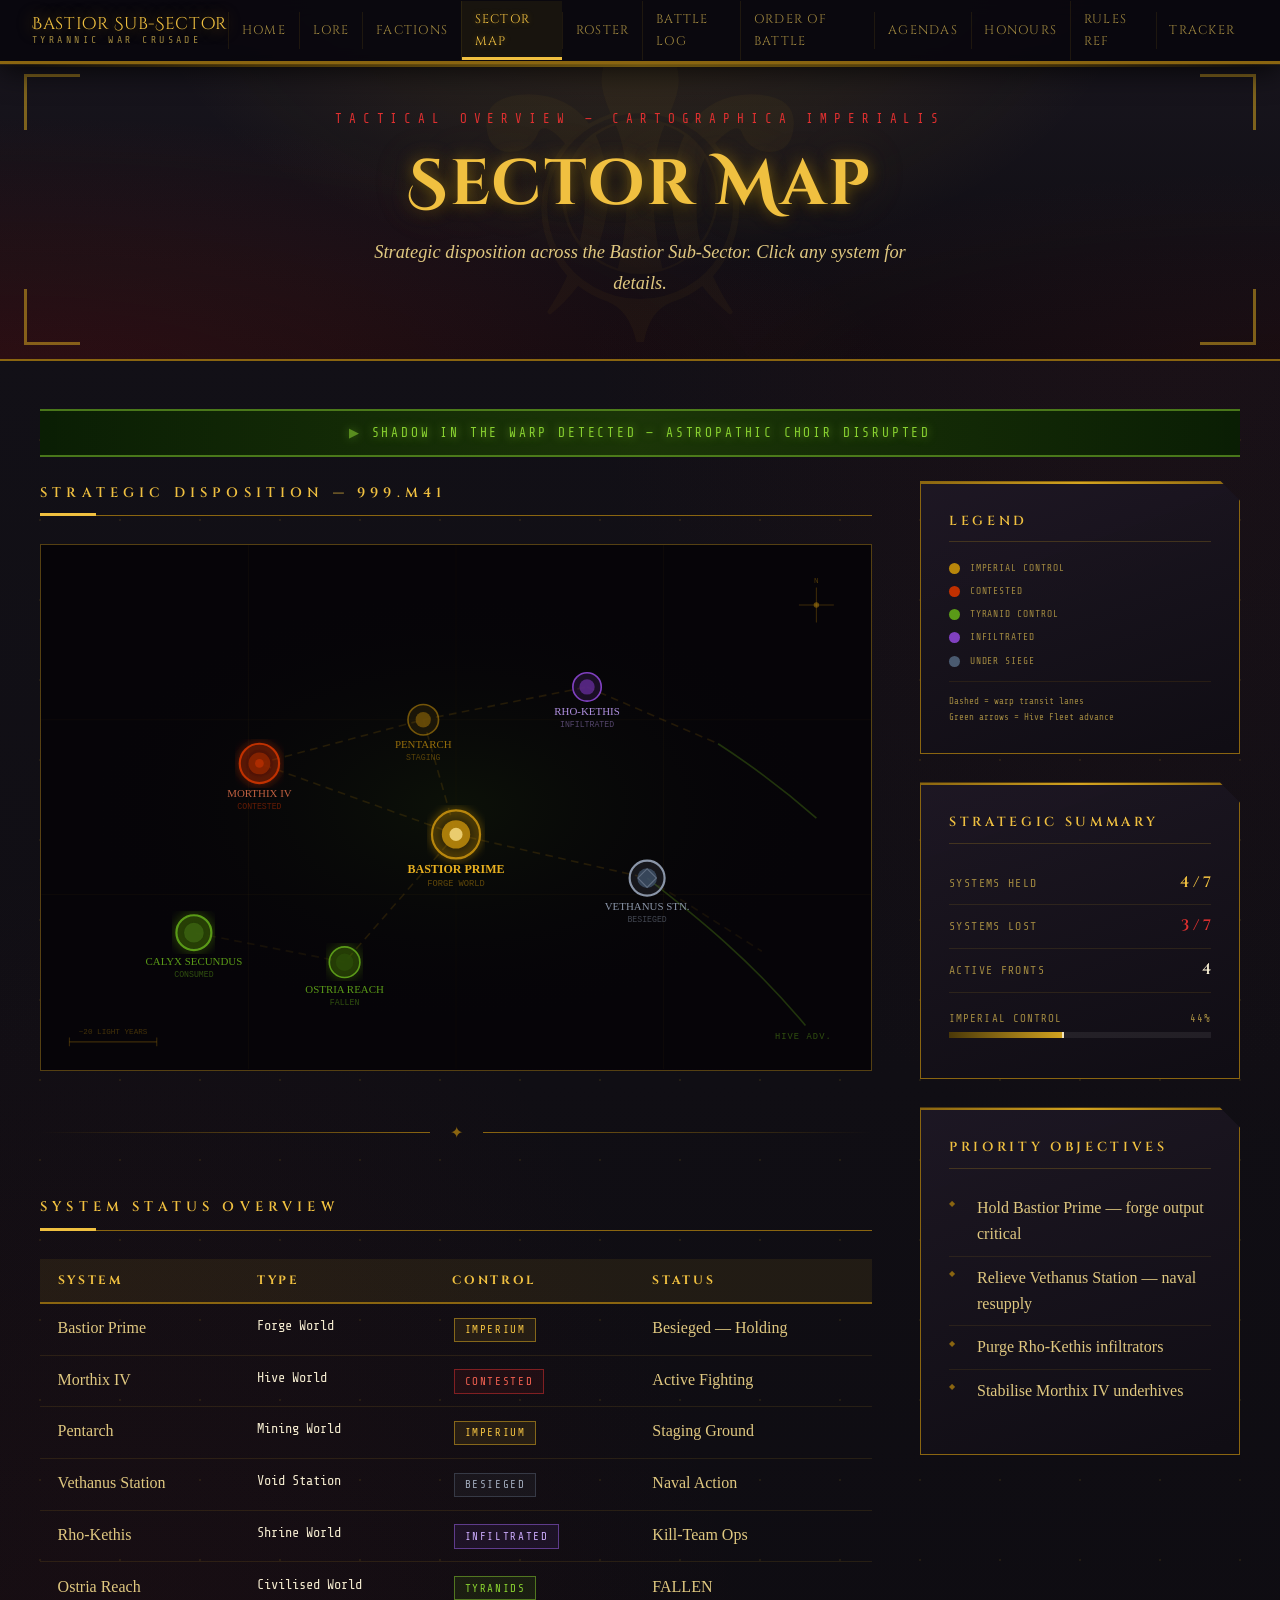
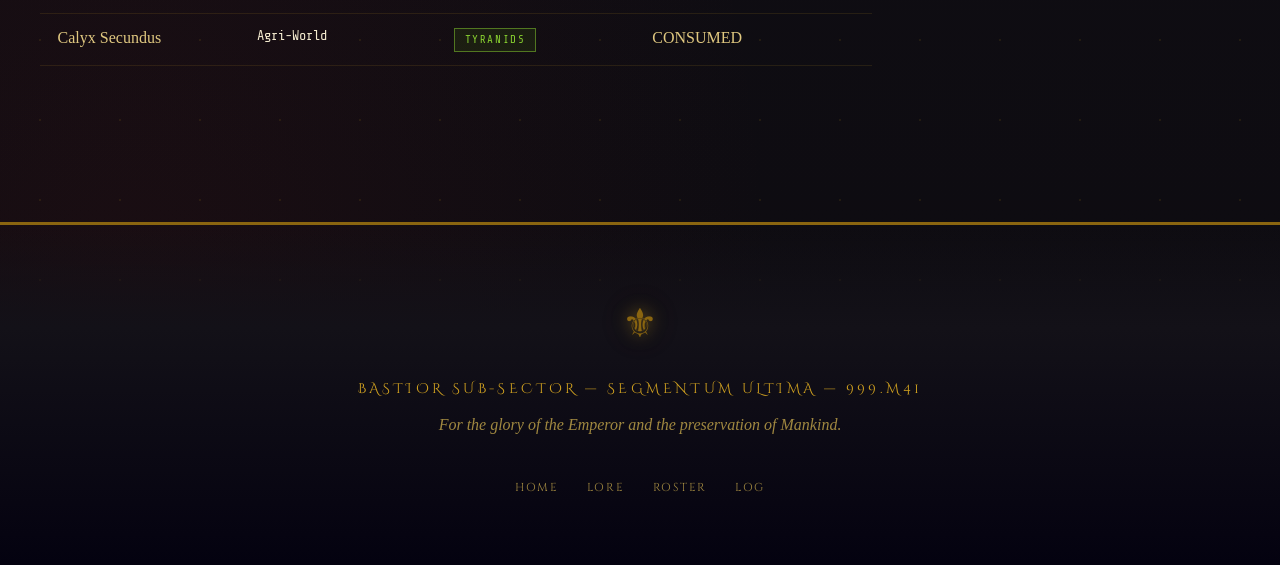
<file: sector-map.html>
<!DOCTYPE html>
<html lang="en">
<head>
  <meta charset="UTF-8"><meta name="viewport" content="width=device-width, initial-scale=1.0">
  <title>Sector Map — Bastior Crusade</title>
  <link rel="stylesheet" href="css/style.css">
  <style>
    .legend-row{display:flex;align-items:center;gap:0.6rem;margin-bottom:0.4rem;font-family:var(--font-mono);font-size:0.6rem;text-transform:uppercase;letter-spacing:0.1em;color:var(--text-dim);}
    .legend-dot{width:11px;height:11px;border-radius:50%;flex-shrink:0;}
  </style>
</head>
<body>
  
<nav id="site-nav">
  <div class="nav-brand">Bastior Sub-Sector<span>Tyrannic War Crusade</span></div>
  <ul class="nav-links">
    <li><a href="index.html">Home</a></li>
    <li><a href="lore.html">Lore</a></li>
    <li><a href="factions.html">Factions</a></li>
    <li><a href="sector-map.html">Sector Map</a></li>
    <li><a href="roster.html">Roster</a></li>
    <li><a href="battle-log.html">Battle Log</a></li>
    <li><a href="crusade-order.html">Order of Battle</a></li>
    <li><a href="agendas.html">Agendas</a></li>
    <li><a href="honour-roll.html">Honours</a></li>
    <li><a href="rules-ref.html">Rules Ref</a></li>
    <li><a href="tracker.html">Tracker</a></li>
  </ul>
  <button class="nav-toggle" aria-label="Open menu"><span></span><span></span><span></span></button>
</nav>
  
  <div class="page-hero"><div class="hero-corner tl"></div><div class="hero-corner tr"></div><div class="hero-corner bl"></div><div class="hero-corner br"></div><p class="hero-eyebrow">Tactical Overview — Cartographica Imperialis</p><h1>Sector Map</h1><p class="subtitle">Strategic disposition across the Bastior Sub-Sector. Click any system for details.</p></div>
<main>
  <div class="ticker mb-3"><span class="ticker-text">SHADOW IN THE WARP DETECTED — ASTROPATHIC CHOIR DISRUPTED</span><div class="ticker-sweep"></div></div>
  <div class="two-col">
    <div>
      <p class="sec-head reveal">Strategic Disposition — 999.M41</p>
      <div class="map-container reveal" style="position:relative;">
        <div id="map-tooltip" class="map-tooltip"></div>
        <svg viewBox="0 0 760 480" xmlns="http://www.w3.org/2000/svg" style="width:100%;display:block;">
          <defs>
            <radialGradient id="gBg" cx="50%" cy="50%" r="50%"><stop offset="0%" stop-color="#1e3808" stop-opacity="0.25"/><stop offset="100%" stop-color="#060408" stop-opacity="0"/></radialGradient>
            <filter id="fGold"><feGaussianBlur stdDeviation="4" result="b"/><feMerge><feMergeNode in="b"/><feMergeNode in="SourceGraphic"/></feMerge></filter>
            <filter id="fGreen"><feGaussianBlur stdDeviation="5" result="b"/><feMerge><feMergeNode in="b"/><feMergeNode in="SourceGraphic"/></feMerge></filter>
            <filter id="fRed"><feGaussianBlur stdDeviation="4" result="b"/><feMerge><feMergeNode in="b"/><feMergeNode in="SourceGraphic"/></feMerge></filter>
          </defs>
          <rect width="760" height="480" fill="#060408"/>
          <ellipse cx="380" cy="240" rx="340" ry="200" fill="url(#gBg)"/>
          <line x1="0" y1="160" x2="760" y2="160" stroke="rgba(184,134,11,0.04)" stroke-width="1"/>
          <line x1="0" y1="320" x2="760" y2="320" stroke="rgba(184,134,11,0.04)" stroke-width="1"/>
          <line x1="190" y1="0" x2="190" y2="480" stroke="rgba(184,134,11,0.04)" stroke-width="1"/>
          <line x1="380" y1="0" x2="380" y2="480" stroke="rgba(184,134,11,0.04)" stroke-width="1"/>
          <line x1="570" y1="0" x2="570" y2="480" stroke="rgba(184,134,11,0.04)" stroke-width="1"/>
          <g stroke="rgba(184,134,11,0.16)" stroke-width="1.5" stroke-dasharray="7,5" fill="none">
            <line x1="200" y1="200" x2="350" y2="160"/><line x1="350" y1="160" x2="500" y2="130"/><line x1="350" y1="160" x2="380" y2="265"/><line x1="380" y1="265" x2="200" y2="200"/><line x1="380" y1="265" x2="555" y2="305"/><line x1="380" y1="265" x2="278" y2="382"/><line x1="500" y1="130" x2="620" y2="182"/><line x1="278" y1="382" x2="140" y2="355" stroke="rgba(184,134,11,0.09)"/><line x1="555" y1="305" x2="660" y2="372" stroke="rgba(184,134,11,0.09)"/>
          </g>
          <g stroke="rgba(90,154,24,0.32)" stroke-width="1.5" fill="none"><path d="M 700 440 C 650 380 600 340 555 305"/><path d="M 710 250 C 670 215 640 195 620 182"/></g>
          <text x="672" y="452" fill="rgba(90,154,24,0.5)" font-family="monospace" font-size="8" letter-spacing="1">HIVE ADV.</text>
          <!-- Bastior Prime -->
          <g class="map-sys" data-name="Bastior Prime" data-type="Forge World" data-status="Active defence cordon — Holding under siege" data-control="Imperium"><circle cx="380" cy="265" r="22" fill="rgba(184,134,11,0.12)" stroke="#b8860b" stroke-width="2" filter="url(#fGold)"/><circle cx="380" cy="265" r="13" fill="#b8860b" opacity="0.9"/><circle cx="380" cy="265" r="6" fill="#f5d980" opacity="0.85"/><text x="380" y="300" text-anchor="middle" fill="#e8b020" font-size="11" font-weight="bold" font-family="serif">BASTIOR PRIME</text><text x="380" y="312" text-anchor="middle" fill="rgba(184,134,11,0.5)" font-family="monospace" font-size="8">FORGE WORLD</text></g>
          <!-- Calyx Secundus -->
          <g class="map-sys" data-name="Calyx Secundus" data-type="Agri-World" data-status="CONSUMED — Biomass fully extracted" data-control="Tyranids"><circle cx="140" cy="355" r="16" fill="rgba(90,154,24,0.18)" stroke="#5a9a18" stroke-width="2" filter="url(#fGreen)"/><circle cx="140" cy="355" r="9" fill="#3a6010" opacity="0.9"/><text x="140" y="385" text-anchor="middle" fill="#5a9a18" font-size="10" font-family="serif">CALYX SECUNDUS</text><text x="140" y="396" text-anchor="middle" fill="rgba(90,154,24,0.5)" font-family="monospace" font-size="7.5">CONSUMED</text></g>
          <!-- Morthix IV -->
          <g class="map-sys" data-name="Morthix IV" data-type="Hive World" data-status="Heavily contested — Genestealer uprising active" data-control="Contested"><circle cx="200" cy="200" r="18" fill="rgba(192,48,0,0.2)" stroke="#c03000" stroke-width="2" filter="url(#fRed)"/><circle cx="200" cy="200" r="10" fill="#8b2500" opacity="0.9"/><circle cx="200" cy="200" r="4" fill="#c03000" opacity="0.7"/><text x="200" y="231" text-anchor="middle" fill="#c06040" font-size="10" font-family="serif">MORTHIX IV</text><text x="200" y="242" text-anchor="middle" fill="rgba(192,48,0,0.5)" font-family="monospace" font-size="7.5">CONTESTED</text></g>
          <!-- Ostria Reach -->
          <g class="map-sys" data-name="Ostria Reach" data-type="Civilised World" data-status="FALLEN — Under active consumption" data-control="Tyranids"><circle cx="278" cy="382" r="14" fill="rgba(90,154,24,0.18)" stroke="#5a9a18" stroke-width="1.5" filter="url(#fGreen)"/><circle cx="278" cy="382" r="8" fill="#2a4a08" opacity="0.9"/><text x="278" y="410" text-anchor="middle" fill="#5a9a18" font-size="10" font-family="serif">OSTRIA REACH</text><text x="278" y="421" text-anchor="middle" fill="rgba(90,154,24,0.5)" font-family="monospace" font-size="7.5">FALLEN</text></g>
          <!-- Vethanus -->
          <g class="map-sys" data-name="Vethanus Station" data-type="Void Station" data-status="Under bio-ship siege — Holding" data-control="Imperium (Besieged)"><circle cx="555" cy="305" r="16" fill="rgba(138,149,168,0.12)" stroke="#8a95a8" stroke-width="2"/><circle cx="555" cy="305" r="9" fill="#3a4a60" opacity="0.9"/><rect x="549" y="299" width="12" height="12" fill="none" stroke="#8a95a8" stroke-width="1" opacity="0.5" transform="rotate(45,555,305)"/><text x="555" y="334" text-anchor="middle" fill="#8a95a8" font-size="10" font-family="serif">VETHANUS STN.</text><text x="555" y="345" text-anchor="middle" fill="rgba(138,149,168,0.45)" font-family="monospace" font-size="7.5">BESIEGED</text></g>
          <!-- Pentarch -->
          <g class="map-sys" data-name="Pentarch" data-type="Mining World / Staging" data-status="Imperial staging ground — Secure" data-control="Imperium"><circle cx="350" cy="160" r="14" fill="rgba(184,134,11,0.1)" stroke="rgba(184,134,11,0.6)" stroke-width="1.5"/><circle cx="350" cy="160" r="7" fill="#6b4e08" opacity="0.9"/><text x="350" y="186" text-anchor="middle" fill="rgba(184,134,11,0.8)" font-size="10" font-family="serif">PENTARCH</text><text x="350" y="197" text-anchor="middle" fill="rgba(184,134,11,0.45)" font-family="monospace" font-size="7.5">STAGING</text></g>
          <!-- Rho-Kethis -->
          <g class="map-sys" data-name="Rho-Kethis" data-type="Cemetery / Shrine World" data-status="Infiltrated — Lictor presence confirmed" data-control="Contested (Infiltrated)"><circle cx="500" cy="130" r="13" fill="rgba(120,60,180,0.18)" stroke="#8040c0" stroke-width="1.5"/><circle cx="500" cy="130" r="7" fill="#5a2888" opacity="0.9"/><text x="500" y="156" text-anchor="middle" fill="#b090e0" font-size="10" font-family="serif">RHO-KETHIS</text><text x="500" y="167" text-anchor="middle" fill="rgba(176,144,224,0.45)" font-family="monospace" font-size="7.5">INFILTRATED</text></g>
          <!-- Compass -->
          <g transform="translate(710,55)"><text x="0" y="-20" text-anchor="middle" fill="rgba(184,134,11,0.4)" font-family="monospace" font-size="7">N</text><line x1="0" y1="-16" x2="0" y2="16" stroke="rgba(184,134,11,0.3)" stroke-width="1"/><line x1="-16" y1="0" x2="16" y2="0" stroke="rgba(184,134,11,0.3)" stroke-width="1"/><circle cx="0" cy="0" r="2.5" fill="rgba(184,134,11,0.5)"/></g>
          <!-- Scale -->
          <g transform="translate(26,455)"><line x1="0" y1="0" x2="80" y2="0" stroke="rgba(184,134,11,0.3)" stroke-width="1"/><line x1="0" y1="-4" x2="0" y2="4" stroke="rgba(184,134,11,0.3)" stroke-width="1"/><line x1="80" y1="-4" x2="80" y2="4" stroke="rgba(184,134,11,0.3)" stroke-width="1"/><text x="40" y="-7" text-anchor="middle" fill="rgba(184,134,11,0.35)" font-family="monospace" font-size="7">~20 LIGHT YEARS</text></g>
        </svg>
      </div>
      <div id="sys-info" class="card mt-3" style="display:none;">
        <div class="card-label">Selected System</div>
        <div class="card-title si-name" style="font-size:1.15rem;"></div>
        <div style="font-family:var(--font-mono);font-size:0.58rem;text-transform:uppercase;letter-spacing:0.1em;color:var(--text-dim);margin-bottom:0.5rem;" class="si-type"></div>
        <div class="stat-row"><span class="stat-key">Status</span><span class="stat-val si-status"></span></div>
        <div class="stat-row"><span class="stat-key">Control</span><span class="stat-val si-ctrl"></span></div>
      </div>
      <div class="divider reveal"><span>✦</span></div>
      <p class="sec-head reveal">System Status Overview</p>
      <table class="tbl reveal"><thead><tr><th>System</th><th>Type</th><th>Control</th><th>Status</th></tr></thead><tbody>
        <tr><td>Bastior Prime</td><td class="mono">Forge World</td><td><span class="tag tag-brass">Imperium</span></td><td>Besieged — Holding</td></tr>
        <tr><td>Morthix IV</td><td class="mono">Hive World</td><td><span class="tag tag-rust">Contested</span></td><td>Active Fighting</td></tr>
        <tr><td>Pentarch</td><td class="mono">Mining World</td><td><span class="tag tag-brass">Imperium</span></td><td>Staging Ground</td></tr>
        <tr><td>Vethanus Station</td><td class="mono">Void Station</td><td><span class="tag tag-iron">Besieged</span></td><td>Naval Action</td></tr>
        <tr><td>Rho-Kethis</td><td class="mono">Shrine World</td><td><span class="tag tag-purple">Infiltrated</span></td><td>Kill-Team Ops</td></tr>
        <tr><td>Ostria Reach</td><td class="mono">Civilised World</td><td><span class="tag tag-hive">Tyranids</span></td><td>FALLEN</td></tr>
        <tr><td>Calyx Secundus</td><td class="mono">Agri-World</td><td><span class="tag tag-hive">Tyranids</span></td><td>CONSUMED</td></tr>
      </tbody></table>
    </div>
    <aside class="sidebar">
      <div class="panel reveal"><div class="panel-title">Legend</div>
        <div class="legend-row"><div class="legend-dot" style="background:#b8860b;"></div>Imperial Control</div>
        <div class="legend-row"><div class="legend-dot" style="background:#c03000;"></div>Contested</div>
        <div class="legend-row"><div class="legend-dot" style="background:#5a9a18;"></div>Tyranid Control</div>
        <div class="legend-row"><div class="legend-dot" style="background:#8040c0;"></div>Infiltrated</div>
        <div class="legend-row"><div class="legend-dot" style="background:#4a5a70;"></div>Under Siege</div>
        <div style="margin-top:0.75rem;padding-top:0.75rem;border-top:1px solid rgba(184,134,11,0.12);font-family:var(--font-mono);font-size:0.57rem;color:var(--text-dim);line-height:1.7;">Dashed = warp transit lanes<br>Green arrows = Hive Fleet advance</div>
      </div>
      <div class="panel reveal d1"><div class="panel-title">Strategic Summary</div>
        <div class="stat-row"><span class="stat-key">Systems Held</span><span class="stat-val warning">4 / 7</span></div>
        <div class="stat-row"><span class="stat-key">Systems Lost</span><span class="stat-val danger">3 / 7</span></div>
        <div class="stat-row"><span class="stat-key">Active Fronts</span><span class="stat-val">4</span></div>
        <div class="bar-wrap mt-2"><div class="bar-labels"><span>Imperial Control</span><span>44%</span></div><div class="bar-track"><div class="bar-fill imperial" style="width:44%"></div></div></div>
      </div>
      <div class="panel reveal d2"><div class="panel-title">Priority Objectives</div>
        <ul class="honour-list"><li>Hold Bastior Prime — forge output critical</li><li>Relieve Vethanus Station — naval resupply</li><li>Purge Rho-Kethis infiltrators</li><li>Stabilise Morthix IV underhives</li></ul>
      </div>
    </aside>
  </div>
</main>
<footer><div class="footer-title">Bastior Sub-Sector — Segmentum Ultima — 999.M41</div><p class="footer-tagline">For the glory of the Emperor and the preservation of Mankind.</p><ul class="footer-links"><li><a href="index.html">Home</a></li><li><a href="lore.html">Lore</a></li><li><a href="roster.html">Roster</a></li><li><a href="battle-log.html">Log</a></li></ul></footer>
<script src="js/main.js"></script>
<script>document.addEventListener('DOMContentLoaded',()=>window.SectorMap.init());</script>
</body></html>
</file>
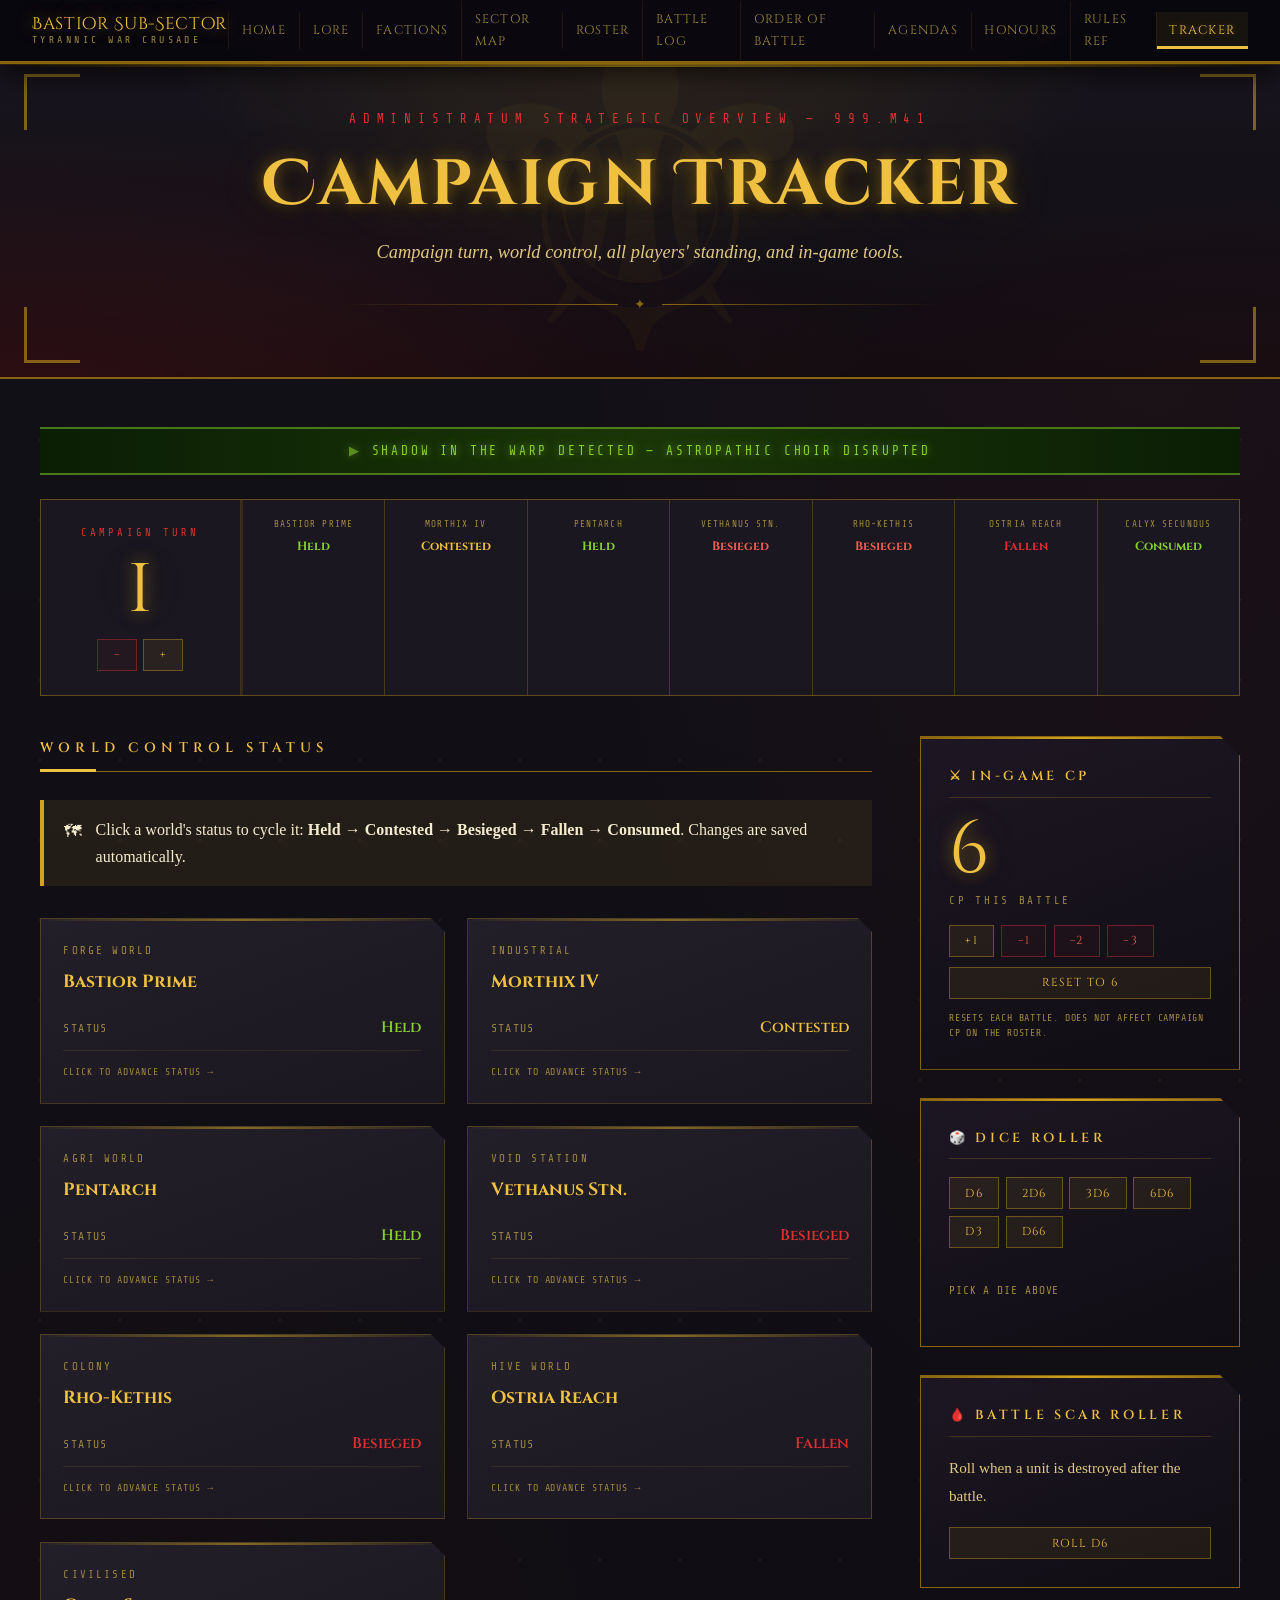
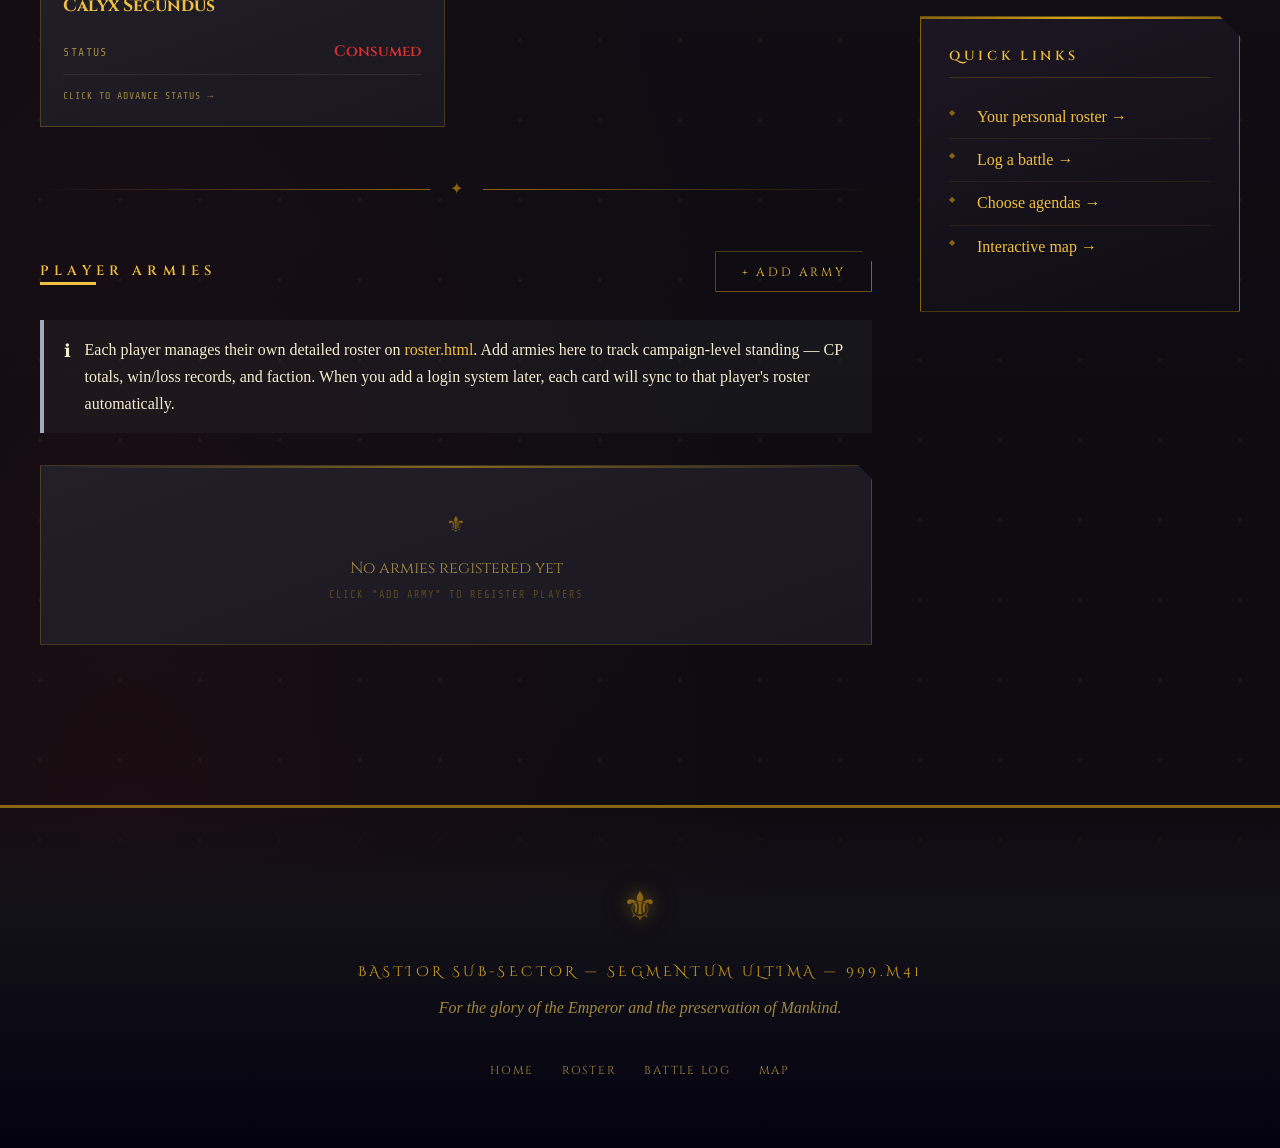
<file: tracker.html>
<!DOCTYPE html>
<html lang="en">
<head>
  <meta charset="UTF-8"><meta name="viewport" content="width=device-width, initial-scale=1.0">
  <title>Campaign Tracker — Bastior Crusade</title>
  <link rel="stylesheet" href="css/style.css">
</head>
<body>
  
<nav id="site-nav">
  <div class="nav-brand">Bastior Sub-Sector<span>Tyrannic War Crusade</span></div>
  <ul class="nav-links">
    <li><a href="index.html">Home</a></li>
    <li><a href="lore.html">Lore</a></li>
    <li><a href="factions.html">Factions</a></li>
    <li><a href="sector-map.html">Sector Map</a></li>
    <li><a href="roster.html">Roster</a></li>
    <li><a href="battle-log.html">Battle Log</a></li>
    <li><a href="crusade-order.html">Order of Battle</a></li>
    <li><a href="agendas.html">Agendas</a></li>
    <li><a href="honour-roll.html">Honours</a></li>
    <li><a href="rules-ref.html">Rules Ref</a></li>
    <li><a href="tracker.html">Tracker</a></li>
  </ul>
  <button class="nav-toggle" aria-label="Open menu"><span></span><span></span><span></span></button>
</nav>
  
<div class="page-hero">
  <div class="hero-corner tl"></div><div class="hero-corner tr"></div><div class="hero-corner bl"></div><div class="hero-corner br"></div>
  <p class="hero-eyebrow">Administratum Strategic Overview — 999.M41</p>
  <h1>Campaign Tracker</h1>
  <p class="subtitle">Campaign turn, world control, all players' standing, and in-game tools.</p>
  <div class="hero-rule"><span>✦</span></div>
</div>

<main>
  <div class="ticker mb-3"><span class="ticker-text" id="ticker-msg">SHADOW IN THE WARP DETECTED — ASTROPATHIC CHOIR DISRUPTED</span><div class="ticker-sweep"></div></div>

  <!-- CAMPAIGN TURN + TOP STATS -->
  <div style="display:grid;grid-template-columns:auto 1fr;gap:2px;background:rgba(212,164,32,0.18);border:1px solid rgba(212,164,32,0.28);margin-bottom:2.5rem;" class="reveal">
    <!-- Big turn display -->
    <div style="background:var(--plate2);padding:1.5rem 2.5rem;text-align:center;display:flex;flex-direction:column;align-items:center;justify-content:center;min-width:180px;border-right:1px solid rgba(212,164,32,0.18);">
      <div style="font-family:var(--font-mono);font-size:0.65rem;text-transform:uppercase;letter-spacing:0.3em;color:var(--blood-bright);margin-bottom:0.3rem;">Campaign Turn</div>
      <div style="font-family:var(--font-display);font-size:5rem;line-height:1;color:var(--gold-bright);text-shadow:var(--glow-gold);" id="turn-disp">1</div>
      <div style="display:flex;gap:0.4rem;margin-top:0.75rem;">
        <button class="ctrl-btn sub" onclick="turnAdj(-1)">−</button>
        <button class="ctrl-btn" onclick="turnAdj(1)">+</button>
      </div>
    </div>
    <!-- World status grid -->
    <div style="background:var(--plate2);display:grid;grid-template-columns:repeat(auto-fit,minmax(130px,1fr));gap:1px;background:rgba(212,164,32,0.12);" id="world-strip">
      <!-- filled by JS -->
    </div>
  </div>

  <div class="two-col">
    <div>

      <!-- WORLD CONTROL -->
      <p class="sec-head reveal">World Control Status</p>
      <div class="alert alert-warn reveal">
        <span class="alert-icon">🗺</span>
        <div>Click a world's status to cycle it: <strong>Held → Contested → Besieged → Fallen → Consumed</strong>. Changes are saved automatically.</div>
      </div>
      <div id="world-cards" class="card-grid reveal"></div>

      <div class="divider"><span>✦</span></div>

      <!-- PLAYER ARMIES -->
      <div style="display:flex;justify-content:space-between;align-items:center;margin-bottom:1rem;flex-wrap:wrap;gap:0.75rem;">
        <p class="sec-head" style="margin:0;border:none;padding:0;">Player Armies</p>
        <button class="btn" onclick="Modal.open('add-player-modal')"><span>+ Add Army</span></button>
      </div>

      <div class="alert alert-info reveal" style="margin-bottom:1.5rem;">
        <span class="alert-icon">ℹ</span>
        <div>Each player manages their own detailed roster on <a href="roster.html">roster.html</a>. Add armies here to track campaign-level standing — CP totals, win/loss records, and faction. When you add a login system later, each card will sync to that player's roster automatically.</div>
      </div>

      <div id="player-cards" class="card-grid"></div>

    </div>

    <!-- SIDEBAR: in-game tools -->
    <aside class="sidebar">

      <div class="panel reveal">
        <div class="panel-title">⚔ In-Game CP</div>
        <div class="big-num" id="ig-disp">6</div>
        <div class="big-lbl">CP This Battle</div>
        <div class="ctrl-btns">
          <button class="ctrl-btn" onclick="igAdj(1)">+1</button>
          <button class="ctrl-btn sub" onclick="igAdj(-1)">−1</button>
          <button class="ctrl-btn sub" onclick="igAdj(-2)">−2</button>
          <button class="ctrl-btn sub" onclick="igAdj(-3)">−3</button>
        </div>
        <button class="ctrl-btn" style="width:100%;margin-top:0.6rem;text-align:center;" onclick="igReset()">Reset to 6</button>
        <p style="font-family:var(--font-mono);font-size:0.62rem;color:var(--text-dim);margin-top:0.75rem;text-transform:uppercase;letter-spacing:0.08em;line-height:1.5;">Resets each battle. Does not affect campaign CP on the Roster.</p>
      </div>

      <div class="panel reveal d1">
        <div class="panel-title">🎲 Dice Roller</div>
        <div style="display:flex;gap:0.4rem;flex-wrap:wrap;margin-bottom:1rem;">
          <button class="ctrl-btn" onclick="rollDice(6,1)">D6</button>
          <button class="ctrl-btn" onclick="rollDice(6,2)">2D6</button>
          <button class="ctrl-btn" onclick="rollDice(6,3)">3D6</button>
          <button class="ctrl-btn" onclick="rollDice(6,6)">6D6</button>
          <button class="ctrl-btn" onclick="rollDice(3,1)">D3</button>
          <button class="ctrl-btn" onclick="rollD66()">D66</button>
        </div>
        <div id="dice-result" style="min-height:54px;display:flex;align-items:center;gap:0.6rem;flex-wrap:wrap;">
          <span style="font-family:var(--font-mono);font-size:0.7rem;color:var(--text-dim);text-transform:uppercase;letter-spacing:0.08em;">Pick a die above</span>
        </div>
      </div>

      <div class="panel reveal d2">
        <div class="panel-title">🩸 Battle Scar Roller</div>
        <p style="font-size:0.95rem;margin-bottom:0.9rem;">Roll when a unit is destroyed after the battle.</p>
        <button class="ctrl-btn" style="width:100%;text-align:center;" onclick="rollScar()">Roll D6</button>
        <div id="scar-result" style="display:none;margin-top:1rem;"></div>
      </div>

      <div class="panel reveal d3">
        <div class="panel-title">Quick Links</div>
        <ul class="honour-list">
          <li><a href="roster.html">Your personal roster →</a></li>
          <li><a href="battle-log.html">Log a battle →</a></li>
          <li><a href="agendas.html">Choose agendas →</a></li>
          <li><a href="sector-map.html">Interactive map →</a></li>
        </ul>
      </div>

    </aside>
  </div>
</main>

<!-- ADD PLAYER MODAL -->
<div id="add-player-modal" class="modal-backdrop" style="display:none;">
  <div class="modal-box">
    <div class="modal-title">Add Player Army</div>
    <div class="f-grid">
      <div class="f-row"><label class="f-label">Player Name</label><input class="f-input" id="p-player" placeholder="e.g. Marcus" type="text"></div>
      <div class="f-row"><label class="f-label">Force Name</label><input class="f-input" id="p-name" placeholder="e.g. Iron Vanguard" type="text"></div>
      <div class="f-row"><label class="f-label">Faction</label><input class="f-input" id="p-faction" placeholder="e.g. Space Marines" type="text"></div>
      <div class="f-row"><label class="f-label">Starting CP</label><input class="f-input" id="p-cp" type="number" min="0" value="0" placeholder="0"></div>
    </div>
    <div style="display:flex;gap:0.75rem;justify-content:flex-end;margin-top:1.5rem;">
      <button class="btn btn-danger" data-close="add-player-modal"><span>Cancel</span></button>
      <button class="btn" onclick="submitPlayer()"><span>Add Army</span></button>
    </div>
  </div>
</div>

<footer><div class="footer-title">Bastior Sub-Sector — Segmentum Ultima — 999.M41</div><p class="footer-tagline">For the glory of the Emperor and the preservation of Mankind.</p><ul class="footer-links"><li><a href="index.html">Home</a></li><li><a href="roster.html">Roster</a></li><li><a href="battle-log.html">Battle Log</a></li><li><a href="sector-map.html">Map</a></li></ul></footer>

<script src="js/main.js"></script>
<script>
/* ---- world definitions ---- */
const WORLDS = [
  {id:'bastior',  name:'Bastior Prime', type:'Forge World'},
  {id:'morthix',  name:'Morthix IV',    type:'Industrial'},
  {id:'pentarch', name:'Pentarch',      type:'Agri World'},
  {id:'vethanus', name:'Vethanus Stn.', type:'Void Station'},
  {id:'rhokethis',name:'Rho-Kethis',    type:'Colony'},
  {id:'ostria',   name:'Ostria Reach',  type:'Hive World'},
  {id:'calyx',    name:'Calyx Secundus',type:'Civilised'},
];
const STATUS_CYCLE = ['Held','Contested','Besieged','Fallen','Consumed'];
const STATUS_CLASS  = {Held:'ok',Contested:'warning',Besieged:'danger',Fallen:'danger',Consumed:'danger'};
const STATUS_COLOR  = {Held:'var(--hive-bright)',Contested:'var(--gold-bright)',Besieged:'var(--blood-pale)',Fallen:'var(--blood-bright)',Consumed:'var(--hive-bright)'};

/* ---- campaign state stored separately from tracker ---- */
function loadCampaign(){
  try{ return JSON.parse(localStorage.getItem('bastior_campaign'))||{}; } catch(e){ return {}; }
}
function saveCampaign(d){ localStorage.setItem('bastior_campaign', JSON.stringify(d)); }

function getWorldStatus(id){
  const d=loadCampaign();
  const defaults={bastior:'Held',morthix:'Contested',pentarch:'Held',vethanus:'Besieged',rhokethis:'Besieged',ostria:'Fallen',calyx:'Consumed'};
  return d.worlds&&d.worlds[id] ? d.worlds[id] : (defaults[id]||'Held');
}
function cycleWorldStatus(id){
  const d=loadCampaign(); if(!d.worlds)d.worlds={};
  const cur=getWorldStatus(id), idx=STATUS_CYCLE.indexOf(cur);
  d.worlds[id]=STATUS_CYCLE[(idx+1)%STATUS_CYCLE.length];
  saveCampaign(d); renderWorlds();
}

function getTurn(){ return loadCampaign().turn||1; }
function turnAdj(n){
  const d=loadCampaign(); d.turn=Math.max(1,(d.turn||1)+n);
  saveCampaign(d); document.getElementById('turn-disp').textContent=d.turn;
  renderWorlds();
}

/* ---- render world strip (top bar) + cards ---- */
function renderWorlds(){
  const strip=document.getElementById('world-strip');
  const cards=document.getElementById('world-cards');

  strip.innerHTML=WORLDS.map(w=>{
    const s=getWorldStatus(w.id);
    return `<div style="background:var(--plate2);padding:1rem 0.75rem;text-align:center;cursor:pointer;" onclick="cycleWorldStatus('${w.id}')">
      <div style="font-family:var(--font-mono);font-size:0.58rem;text-transform:uppercase;letter-spacing:0.12em;color:var(--text-dim);margin-bottom:0.25rem;">${w.name}</div>
      <div style="font-family:var(--font-heading);font-size:0.75rem;font-weight:700;color:${STATUS_COLOR[s]};">${s}</div>
    </div>`;
  }).join('');

  cards.innerHTML=WORLDS.map(w=>{
    const s=getWorldStatus(w.id);
    const cls=STATUS_CLASS[s]||'danger';
    return `<div class="card" style="cursor:pointer;" onclick="cycleWorldStatus('${w.id}')">
      <div class="card-label">${w.type}</div>
      <div class="card-title">${w.name}</div>
      <div class="stat-row" style="margin-top:0.5rem;"><span class="stat-key">Status</span><span class="stat-val ${cls}">${s}</span></div>
      <div style="margin-top:0.75rem;font-family:var(--font-mono);font-size:0.62rem;color:var(--text-dim);text-transform:uppercase;letter-spacing:0.1em;">Click to advance status →</div>
    </div>`;
  }).join('');
}

/* ---- player armies ---- */
function loadPlayers(){
  try{ return JSON.parse(localStorage.getItem('bastior_players'))||[]; } catch(e){ return []; }
}
function savePlayers(arr){ localStorage.setItem('bastior_players', JSON.stringify(arr)); }

function renderPlayers(){
  const players=loadPlayers();
  const el=document.getElementById('player-cards');
  if(!players.length){
    el.innerHTML=`<div class="card" style="grid-column:1/-1;text-align:center;padding:2.5rem;">
      <div style="font-family:var(--font-display);font-size:1.4rem;color:var(--gold-dim);margin-bottom:0.5rem;">⚜</div>
      <div style="font-family:var(--font-heading);color:var(--text-dim);font-size:1rem;margin-bottom:0.25rem;">No armies registered yet</div>
      <div style="font-family:var(--font-mono);font-size:0.65rem;color:var(--text-faint);letter-spacing:0.1em;text-transform:uppercase;">Click "Add Army" to register players</div>
    </div>`;
    return;
  }
  el.innerHTML=players.map((p,i)=>`
    <div class="card">
      <div class="card-label"><span class="tag tag-gold">${p.player||'Player'}</span></div>
      <div class="card-title">${p.name||'Unnamed Force'}</div>
      <div style="font-family:var(--font-mono);font-size:0.68rem;color:var(--text-dim);text-transform:uppercase;letter-spacing:0.1em;margin-bottom:0.75rem;">${p.faction||'Unknown Faction'}</div>
      <div class="stat-row"><span class="stat-key">Crusade Points</span><span class="stat-val warning">${p.cp||0} CP</span></div>
      <div class="stat-row"><span class="stat-key">Wins</span><span class="stat-val ok">${p.wins||0}</span></div>
      <div class="stat-row"><span class="stat-key">Losses</span><span class="stat-val danger">${p.losses||0}</span></div>
      <div style="display:flex;gap:0.4rem;margin-top:1rem;flex-wrap:wrap;">
        <button class="ctrl-btn" style="font-size:0.62rem;" onclick="playerCP(${i},1)">+1 CP</button>
        <button class="ctrl-btn" style="font-size:0.62rem;" onclick="playerCP(${i},3)">+3 Win</button>
        <button class="ctrl-btn sub" style="font-size:0.62rem;" onclick="playerCP(${i},-1)">−1 CP</button>
        <button class="ctrl-btn" style="font-size:0.62rem;" onclick="playerWin(${i})">Log Win</button>
        <button class="ctrl-btn sub" style="font-size:0.62rem;" onclick="playerLoss(${i})">Log Loss</button>
        <button class="ctrl-btn sub" style="font-size:0.62rem;" onclick="removePlayer(${i})">Remove</button>
      </div>
    </div>`).join('');
}

function submitPlayer(){
  const player=document.getElementById('p-player').value.trim();
  const name=document.getElementById('p-name').value.trim();
  if(!player&&!name){alert('Enter a player or force name.');return;}
  const arr=loadPlayers();
  arr.push({player,name,faction:document.getElementById('p-faction').value.trim(),cp:parseInt(document.getElementById('p-cp').value)||0,wins:0,losses:0});
  savePlayers(arr); Modal.close('add-player-modal'); renderPlayers();
  ['p-player','p-name','p-faction'].forEach(id=>document.getElementById(id).value='');
  document.getElementById('p-cp').value='0';
}
function playerCP(i,n){ const arr=loadPlayers(); arr[i].cp=Math.max(0,(arr[i].cp||0)+n); savePlayers(arr); renderPlayers(); }
function playerWin(i){ const arr=loadPlayers(); arr[i].wins=(arr[i].wins||0)+1; arr[i].cp=(arr[i].cp||0)+3; savePlayers(arr); renderPlayers(); }
function playerLoss(i){ const arr=loadPlayers(); arr[i].losses=(arr[i].losses||0)+1; savePlayers(arr); renderPlayers(); }
function removePlayer(i){ if(!confirm('Remove this army?'))return; const arr=loadPlayers(); arr.splice(i,1); savePlayers(arr); renderPlayers(); }

/* ---- in-game CP ---- */
function igLoad(){ try{ return parseInt(localStorage.getItem('bastior_ig_cp'))||6; }catch(e){return 6;} }
function igSave(n){ localStorage.setItem('bastior_ig_cp',n); }
function igAdj(n){ const v=Math.max(0,igLoad()+n); igSave(v); document.getElementById('ig-disp').textContent=v; }
function igReset(){ igSave(6); document.getElementById('ig-disp').textContent=6; }

/* ---- dice ---- */
function rollDice(s,c){
  const rs=Array.from({length:c},()=>Math.floor(Math.random()*s)+1);
  const tot=rs.reduce((a,b)=>a+b,0);
  document.getElementById('dice-result').innerHTML=
    rs.map(v=>`<div class="dice-pip rolling">${v}</div>`).join('')+
    (c>1?`<div style="font-family:var(--font-heading);font-size:1.3rem;color:var(--text-bright);margin-left:0.5rem;">= <span style="color:var(--gold-bright);">${tot}</span></div>`:'');
}
function rollD66(){
  const t=Math.floor(Math.random()*6)+1, u=Math.floor(Math.random()*6)+1;
  document.getElementById('dice-result').innerHTML=
    `<div class="dice-pip rolling">${t}</div><div class="dice-pip rolling">${u}</div><div style="font-family:var(--font-heading);font-size:1.3rem;color:var(--text-bright);margin-left:0.5rem;">= <span style="color:var(--gold-bright);">${t}${u}</span></div>`;
}

/* ---- battle scar ---- */
const SCARS=[
  {n:'Decimated',          fx:'Remove D3 models (min 1). Single-model unit: −1 Wound (min 1).'},
  {n:'Battle-Weary',       fx:'−1 to Advance rolls. Removed after earning 2+ XP in future battles.'},
  {n:'Haunted',            fx:'−1 to Battle-shock tests. Removed after a battle in which the unit did not fall back.'},
  {n:'Devastated',         fx:'−1 to hit rolls in Shooting phase. Removed after your force wins a battle.'},
  {n:'Scarred',            fx:'−1 Toughness. Removed after earning 3+ XP in future battles.'},
  {n:'Haunted by the Hive',fx:'Permanently −2 Leadership. Cannot benefit from friendly Aura abilities. Cannot be removed.'},
];
function rollScar(){
  const r=Math.floor(Math.random()*6), s=SCARS[r];
  const el=document.getElementById('scar-result');
  el.style.display='block';
  el.innerHTML=`<div style="background:rgba(138,28,28,0.12);border:1px solid rgba(224,48,48,0.35);padding:1rem 1.2rem;">
    <div style="font-family:var(--font-mono);font-size:0.65rem;color:var(--blood-bright);text-transform:uppercase;letter-spacing:0.15em;margin-bottom:0.3rem;">Roll: ${r+1}</div>
    <div style="font-family:var(--font-heading);font-size:1.1rem;font-weight:700;color:var(--text-bright);margin-bottom:0.35rem;">${s.n}</div>
    <div style="font-size:0.95rem;color:var(--text-main);line-height:1.65;">${s.fx}</div>
  </div>`;
}

/* ---- init ---- */
document.addEventListener('DOMContentLoaded',()=>{
  document.getElementById('turn-disp').textContent=getTurn();
  document.getElementById('ig-disp').textContent=igLoad();
  renderWorlds();
  renderPlayers();
});
</script>
</body>
</html>
</file>
<file: css/style.css>
/* =============================================
   BASTIOR SUB-SECTOR — TYRANNIC WAR CRUSADE
   v4 — High-contrast, 10th edition, readable
   ============================================= */

@import url('https://fonts.googleapis.com/css2?family=Cinzel+Decorative:wght@400;700&family=Cinzel:wght@400;600;700&family=IM+Fell+English:ital@0;1&family=Share+Tech+Mono&display=swap');

:root {
  /* Backgrounds — dark but not pitch black */
  --void:         #0d0b10;
  --plate:        #131118;
  --plate2:       #1a1720;
  --plate3:       #221f28;
  --plate4:       #2c2835;

  /* Gold — much brighter than before */
  --gold:         #d4a420;
  --gold-bright:  #f0c040;
  --gold-dim:     #8a6510;
  --gold-pale:    #fce8a0;
  --gold-deep:    #3d2c04;

  /* Blood red */
  --blood:        #8a1c1c;
  --blood-bright: #e03030;
  --blood-pale:   #f06050;

  /* Hive green */
  --hive:         #4a8010;
  --hive-bright:  #88d030;

  /* Steel */
  --steel:        #606878;
  --steel-light:  #a0aabb;

  /* Text — much brighter */
  --text-main:    #e0c880;     /* warm bright gold-cream */
  --text-bright:  #f5ecd0;     /* near white cream */
  --text-dim:     #a08840;     /* muted gold — still readable */
  --text-faint:   #5a4820;     /* very dim, use sparingly */

  /* Fonts */
  --font-display: 'Cinzel Decorative', serif;
  --font-heading: 'Cinzel', serif;
  --font-body:    'IM Fell English', serif;
  --font-mono:    'Share Tech Mono', monospace;

  /* Glows */
  --glow-gold:    0 0 16px rgba(212,164,32,0.55), 0 0 50px rgba(212,164,32,0.18);
  --glow-blood:   0 0 16px rgba(224,48,48,0.55);
  --glow-hive:    0 0 16px rgba(136,208,48,0.55);
}

/* ---- RESET ---- */
*, *::before, *::after { box-sizing: border-box; margin: 0; padding: 0; }
html { scroll-behavior: smooth; }

/* ---- BODY ---- */
body {
  background-color: var(--void);
  background-image:
    radial-gradient(circle, rgba(212,164,32,0.1) 1px, transparent 1px),
    radial-gradient(ellipse at 10% 90%, rgba(138,28,28,0.1) 0%, transparent 40%),
    radial-gradient(ellipse at 90% 10%, rgba(138,28,28,0.08) 0%, transparent 35%),
    linear-gradient(180deg, var(--plate) 0%, var(--void) 100%);
  background-size: 80px 80px, 100% 100%, 100% 100%, 100% 100%;
  color: var(--text-main);
  font-family: var(--font-body);
  font-size: 19px;
  line-height: 1.75;
  min-height: 100vh;
}

a { color: var(--gold-bright); text-decoration: none; transition: color .25s, text-shadow .25s; }
a:hover { color: var(--gold-pale); text-shadow: 0 0 8px rgba(240,192,64,0.6); }
img { max-width: 100%; display: block; }
::selection { background: var(--gold-dim); color: var(--text-bright); }
::-webkit-scrollbar { width: 8px; background: var(--plate); }
::-webkit-scrollbar-thumb { background: var(--gold-dim); border: 2px solid var(--plate); }
::-webkit-scrollbar-thumb:hover { background: var(--gold); }

/* =============================================
   NAVIGATION
   ============================================= */
#site-nav {
  position: fixed; top: 0; left: 0; right: 0; z-index: 1000;
  height: 64px;
  display: flex; align-items: center; justify-content: space-between;
  padding: 0 2rem;
  background: rgba(10, 8, 14, 0.97);
  border-bottom: 3px solid var(--gold-dim);
  box-shadow: 0 0 0 1px rgba(212,164,32,0.12), 0 6px 30px rgba(0,0,0,0.8);
  backdrop-filter: blur(8px);
}

.nav-brand {
  font-family: var(--font-display);
  font-size: 1.05rem;
  color: var(--gold-bright);       /* ← bright, not dim */
  letter-spacing: 0.04em;
  line-height: 1.15;
  flex-shrink: 0;
  text-shadow: var(--glow-gold);
}
.nav-brand span {
  display: block;
  font-family: var(--font-mono);
  font-size: 0.62rem;
  color: var(--text-dim);
  letter-spacing: 0.35em;
  text-transform: uppercase;
  text-shadow: none;
}

.nav-links { display: flex; list-style: none; gap: 0; align-items: center; }
.nav-links a {
  font-family: var(--font-heading);
  font-size: 0.78rem;              /* ← bigger */
  letter-spacing: 0.1em;
  text-transform: uppercase;
  color: var(--text-dim);          /* starts dim */
  padding: 0.5rem 0.8rem;
  border-left: 1px solid rgba(212,164,32,0.1);
  display: block;
  position: relative;
  transition: all .25s;
}
.nav-links a::after {
  content: '';
  position: absolute; bottom: 0; left: 0; right: 0;
  height: 3px;
  background: var(--gold-bright);
  transform: scaleX(0);
  transition: transform .25s;
}
.nav-links a:hover,
.nav-links a.active {
  color: var(--gold-bright);
  background: rgba(212,164,32,0.07);
  text-shadow: 0 0 6px rgba(212,164,32,0.4);
}
.nav-links a:hover::after,
.nav-links a.active::after { transform: scaleX(1); }

.nav-toggle { display: none; flex-direction: column; gap: 5px; cursor: pointer; padding: 8px; background: none; border: none; }
.nav-toggle span { display: block; width: 24px; height: 2px; background: var(--gold-bright); transition: all .25s; }

/* =============================================
   PAGE HERO
   ============================================= */
.page-hero {
  position: relative;
  padding: 108px 3rem 60px;
  text-align: center;
  overflow: hidden;
  background:
    radial-gradient(ellipse at 50% -10%, rgba(212,164,32,0.15) 0%, transparent 55%),
    radial-gradient(ellipse at 0% 110%, rgba(204,32,32,0.18) 0%, transparent 50%),
    radial-gradient(ellipse at 100% 110%, rgba(138,28,28,0.12) 0%, transparent 40%),
    linear-gradient(180deg, var(--plate2) 0%, var(--void) 100%);
  border-bottom: 2px solid var(--gold-dim);
}
.page-hero::before { content: '⚜'; position: absolute; top: 50%; left: 50%; transform: translate(-50%,-50%); font-size: 30rem; color: rgba(212,164,32,0.04); pointer-events: none; line-height: 1; z-index: 0; }
.page-hero::after  { content: ''; position: absolute; top: 64px; left: 0; right: 0; height: 3px; background: linear-gradient(90deg, transparent, var(--gold-dim) 20%, var(--gold) 50%, var(--gold-dim) 80%, transparent); z-index: 1; }
.page-hero > * { position: relative; z-index: 2; }

.hero-corner { position: absolute; width: 56px; height: 56px; border-color: rgba(212,164,32,0.55); border-style: solid; z-index: 2; }
.hero-corner.tl { top: 74px; left: 24px; border-width: 3px 0 0 3px; }
.hero-corner.tr { top: 74px; right: 24px; border-width: 3px 3px 0 0; }
.hero-corner.bl { bottom: 14px; left: 24px; border-width: 0 0 3px 3px; }
.hero-corner.br { bottom: 14px; right: 24px; border-width: 0 3px 3px 0; }

.hero-eyebrow {
  font-family: var(--font-mono);
  font-size: 0.78rem;
  letter-spacing: 0.55em;
  text-transform: uppercase;
  color: var(--blood-bright);
  margin-bottom: 1.25rem;
}

.page-hero h1 {
  font-family: var(--font-display);
  font-size: clamp(2.2rem, 5vw, 4rem);
  color: var(--gold-bright);
  text-shadow: var(--glow-gold), 0 4px 20px rgba(0,0,0,1);
  letter-spacing: 0.04em;
  line-height: 1.1;
  margin-bottom: 1rem;
}

.page-hero .subtitle {
  font-family: var(--font-body);
  font-size: 1.15rem;
  font-style: italic;
  color: var(--text-main);   /* ← brighter */
  max-width: 580px;
  margin: 0 auto;
  line-height: 1.7;
}

.hero-rule { display: flex; align-items: center; gap: 1rem; max-width: 600px; margin: 1.5rem auto 0; }
.hero-rule::before, .hero-rule::after { content: ''; flex: 1; height: 1px; }
.hero-rule::before { background: linear-gradient(90deg, transparent, var(--gold-dim)); }
.hero-rule::after  { background: linear-gradient(90deg, var(--gold-dim), transparent); }
.hero-rule span { color: var(--gold-dim); font-size: 0.9rem; flex-shrink: 0; }

/* =============================================
   TICKER
   ============================================= */
.ticker {
  background: linear-gradient(90deg, #0a1e04, #122804, #0a1e04);
  border-top: 2px solid rgba(136,208,48,0.5);
  border-bottom: 2px solid rgba(136,208,48,0.5);
  padding: 0.65rem 2rem;
  font-family: var(--font-mono);
  font-size: 0.8rem;
  letter-spacing: 0.22em;
  text-transform: uppercase;
  color: var(--hive-bright);
  text-align: center;
  position: relative;
  overflow: hidden;
  text-shadow: 0 0 10px rgba(136,208,48,0.7);
}
.ticker::before { content: '▶  '; opacity: 0.6; }
.ticker-sweep { position: absolute; inset: 0; background: linear-gradient(90deg, transparent, rgba(136,208,48,0.08), transparent); animation: sweep 3s ease-in-out infinite; pointer-events: none; }
@keyframes sweep { 0%,100%{opacity:0} 50%{opacity:1} }

/* =============================================
   LAYOUT
   ============================================= */
main { max-width: 1280px; margin: 0 auto; padding: 3rem 2.5rem 8rem; }
.two-col { display: grid; grid-template-columns: 1fr 320px; gap: 3rem; align-items: start; }
.wide { max-width: 920px; margin: 0 auto; }

/* =============================================
   TYPOGRAPHY
   ============================================= */
.sec-head {
  font-family: var(--font-heading);
  font-size: 0.85rem;
  font-weight: 600;
  letter-spacing: 0.38em;
  text-transform: uppercase;
  color: var(--gold-bright);   /* ← bright */
  padding-bottom: 0.65rem;
  margin-bottom: 1.75rem;
  border-bottom: 1px solid var(--gold-dim);
  display: flex; align-items: center; gap: 0.75rem;
  position: relative;
}
.sec-head::after { content: ''; position: absolute; bottom: -1px; left: 0; width: 56px; height: 3px; background: var(--gold-bright); }

h2.lore-h { font-family: var(--font-heading); font-size: 1.55rem; font-weight: 700; color: var(--gold-bright); margin: 2.5rem 0 0.75rem; }
h3.lore-sh { font-family: var(--font-heading); font-size: 1.1rem; font-weight: 600; color: var(--text-bright); margin: 1.75rem 0 0.5rem; }

p { margin-bottom: 1.1rem; font-size: 1.05rem; line-height: 1.8; color: var(--text-main); }
p:last-child { margin-bottom: 0; }

strong { color: var(--text-bright); }

.drop-cap::first-letter { float: left; font-family: var(--font-display); font-size: 5rem; line-height: 0.75; margin: 0.05em 0.12em 0 0; color: var(--gold-bright); text-shadow: var(--glow-gold); }

blockquote.scripture {
  margin: 2rem 0;
  padding: 1.5rem 1.75rem 1.5rem 2.5rem;
  position: relative;
  background: rgba(212,164,32,0.06);
  border: 1px solid rgba(212,164,32,0.25);
  border-left: 4px solid var(--gold);
  font-style: italic;
  color: var(--text-bright);   /* ← bright */
  font-size: 1.1rem;
  line-height: 1.8;
}
blockquote.scripture::before { content: '\201C'; position: absolute; top: 0rem; left: 0.9rem; font-family: var(--font-display); font-size: 4rem; color: var(--gold-dim); line-height: 1; }
blockquote.scripture cite { display: block; margin-top: 0.8rem; font-size: 0.78rem; font-style: normal; font-family: var(--font-mono); letter-spacing: 0.18em; text-transform: uppercase; color: var(--text-dim); }

/* =============================================
   PANELS & CARDS
   ============================================= */
.panel {
  position: relative;
  background: linear-gradient(160deg, rgba(30,24,36,0.95) 0%, rgba(16,13,20,0.98) 100%);
  border: 1px solid var(--gold-dim);
  padding: 1.75rem;
  margin-bottom: 1.75rem;
  clip-path: polygon(0 0, calc(100% - 20px) 0, 100% 20px, 100% 100%, 0 100%);
}
.panel::before { content: ''; position: absolute; top: 0; left: 0; right: 0; height: 2px; background: linear-gradient(90deg, var(--gold-dim), var(--gold), var(--gold-dim)); }

.panel-title {
  font-family: var(--font-heading);
  font-size: 0.82rem;
  font-weight: 600;
  letter-spacing: 0.28em;
  text-transform: uppercase;
  color: var(--gold-bright);   /* ← bright */
  margin-bottom: 1.1rem;
  padding-bottom: 0.55rem;
  border-bottom: 1px solid rgba(212,164,32,0.22);
  display: flex; align-items: center; gap: 0.6rem;
}

.card {
  position: relative;
  background: linear-gradient(160deg, var(--plate3) 0%, var(--plate2) 100%);
  border: 1px solid rgba(212,164,32,0.28);
  padding: 1.4rem;
  overflow: hidden;
  transition: border-color .25s, transform .25s, box-shadow .25s;
  clip-path: polygon(0 0, calc(100% - 14px) 0, 100% 14px, 100% 100%, 0 100%);
}
.card::after { content: ''; position: absolute; top: 0; left: 0; right: 0; height: 2px; background: linear-gradient(90deg, transparent, rgba(212,164,32,0.55), transparent); }
.card:hover { border-color: rgba(212,164,32,0.7); transform: translateY(-3px); box-shadow: 0 12px 40px rgba(0,0,0,0.7), var(--glow-gold); }

.card-grid { display: grid; grid-template-columns: repeat(auto-fill, minmax(280px, 1fr)); gap: 1.4rem; margin: 2rem 0; }
.card-label { font-family: var(--font-mono); font-size: 0.68rem; letter-spacing: 0.2em; text-transform: uppercase; color: var(--text-dim); margin-bottom: 0.4rem; }
.card-title { font-family: var(--font-heading); font-size: 1.1rem; font-weight: 700; color: var(--gold-bright); margin-bottom: 0.6rem; }
.card p { font-size: 0.98rem; color: var(--text-main); line-height: 1.7; margin: 0; }

/* =============================================
   STAT ROWS
   ============================================= */
.stat-row { display: flex; justify-content: space-between; align-items: baseline; padding: 0.5rem 0; border-bottom: 1px solid rgba(212,164,32,0.12); gap: 1rem; }
.stat-row:last-child { border-bottom: none; }
.stat-key  { font-family: var(--font-mono); font-size: 0.72rem; text-transform: uppercase; letter-spacing: 0.12em; color: var(--text-dim); flex-shrink: 0; }
.stat-val  { font-family: var(--font-heading); font-size: 0.95rem; font-weight: 600; color: var(--text-bright); text-align: right; }
.stat-val.danger  { color: var(--blood-bright); }
.stat-val.warning { color: var(--gold-bright); }
.stat-val.ok      { color: var(--hive-bright); }

/* =============================================
   BARS
   ============================================= */
.bar-wrap { margin: 0.75rem 0; }
.bar-labels { display: flex; justify-content: space-between; font-family: var(--font-mono); font-size: 0.68rem; text-transform: uppercase; letter-spacing: 0.1em; color: var(--text-dim); margin-bottom: 0.3rem; }
.bar-track { height: 6px; background: rgba(255,255,255,0.07); position: relative; }
.bar-fill { height: 100%; position: relative; transition: width 1.4s cubic-bezier(.4,0,.2,1); }
.bar-fill::after { content: ''; position: absolute; right: 0; top: 0; width: 2px; height: 100%; background: rgba(255,255,255,0.7); }
.bar-fill.imperial { background: linear-gradient(90deg, #4a3808, var(--gold)); }
.bar-fill.tyranid  { background: linear-gradient(90deg, #1e4408, var(--hive-bright)); }
.bar-fill.danger   { background: linear-gradient(90deg, #5a1010, var(--blood-bright)); }
.bar-fill.steel    { background: linear-gradient(90deg, #2a3040, var(--steel-light)); }

/* =============================================
   TAGS
   ============================================= */
.tag { display: inline-block; font-family: var(--font-mono); font-size: 0.68rem; letter-spacing: 0.15em; text-transform: uppercase; padding: 0.22rem 0.6rem; border: 1px solid currentColor; margin: 0.1rem; line-height: 1.4; }
.tag-gold   { color: var(--gold-bright);   border-color: rgba(212,164,32,0.55);  background: rgba(212,164,32,0.1); }
.tag-blood  { color: var(--blood-pale);    border-color: rgba(224,48,48,0.5);    background: rgba(138,28,28,0.12); }
.tag-hive   { color: var(--hive-bright);   border-color: rgba(136,208,48,0.5);   background: rgba(74,128,16,0.15); }
.tag-steel  { color: var(--steel-light);   border-color: rgba(90,101,120,0.45);  background: rgba(90,101,120,0.1); }
.tag-purple { color: #c8a8f8;              border-color: rgba(160,100,240,0.5);  background: rgba(110,60,180,0.12); }
/* legacy */
.tag-brass { color: var(--gold-bright);  border-color: rgba(212,164,32,0.55); background: rgba(212,164,32,0.1); }
.tag-rust  { color: var(--blood-pale);   border-color: rgba(224,48,48,0.5);   background: rgba(138,28,28,0.12); }
.tag-iron  { color: var(--steel-light);  border-color: rgba(90,101,120,0.45); background: rgba(90,101,120,0.1); }

/* =============================================
   BUTTONS
   ============================================= */
.btn {
  display: inline-block; font-family: var(--font-heading); font-size: 0.75rem; letter-spacing: 0.22em; text-transform: uppercase;
  padding: 0.7rem 1.6rem; border: 1px solid var(--gold-dim); color: var(--gold-bright);
  background: transparent; cursor: pointer; position: relative; overflow: hidden; transition: color .25s, border-color .25s;
  clip-path: polygon(0 0, calc(100% - 10px) 0, 100% 10px, 100% 100%, 0 100%);
}
.btn::before { content: ''; position: absolute; inset: 0; background: var(--gold); transform: scaleY(0); transform-origin: bottom; transition: transform .25s ease; z-index: 0; clip-path: polygon(0 0, calc(100% - 10px) 0, 100% 10px, 100% 100%, 0 100%); }
.btn:hover { color: var(--void); border-color: var(--gold-bright); }
.btn:hover::before { transform: scaleY(1); }
.btn span { position: relative; z-index: 1; }
.btn-danger { border-color: rgba(224,48,48,0.55); color: var(--blood-pale); }
.btn-danger::before { background: var(--blood-bright); }
.btn-danger:hover { color: #fff; border-color: var(--blood-bright); }

/* =============================================
   TABLES
   ============================================= */
.tbl { width: 100%; border-collapse: collapse; margin: 1.75rem 0; font-size: 1rem; }
.tbl th { font-family: var(--font-heading); font-size: 0.75rem; letter-spacing: 0.22em; text-transform: uppercase; color: var(--gold-bright); text-align: left; padding: 0.7rem 1.1rem; background: rgba(212,164,32,0.09); border-bottom: 2px solid var(--gold-dim); white-space: nowrap; }
.tbl td { padding: 0.7rem 1.1rem; border-bottom: 1px solid rgba(212,164,32,0.12); color: var(--text-main); vertical-align: top; line-height: 1.65; }
.tbl tbody tr:hover td { background: rgba(212,164,32,0.05); }
.tbl .mono { font-family: var(--font-mono); font-size: 0.85rem; color: var(--text-bright); }

/* =============================================
   TIMELINE
   ============================================= */
.timeline { position: relative; padding-left: 2.75rem; margin: 1.75rem 0; }
.timeline::before { content: ''; position: absolute; left: 10px; top: 10px; bottom: 0; width: 2px; background: linear-gradient(180deg, var(--gold-dim), transparent); }
.tl-entry { position: relative; margin-bottom: 1.75rem; padding: 1.1rem 1.4rem; background: linear-gradient(135deg, var(--plate3), var(--plate2)); border: 1px solid rgba(212,164,32,0.22); border-left: 3px solid var(--gold-dim); }
.tl-entry::before { content: ''; position: absolute; left: -2.85rem; top: 1.1rem; width: 12px; height: 12px; background: var(--gold-dim); border: 2px solid var(--plate); box-shadow: 0 0 10px rgba(212,164,32,0.7); clip-path: polygon(50% 0%, 100% 50%, 50% 100%, 0% 50%); }
.tl-date  { font-family: var(--font-mono); font-size: 0.7rem; color: var(--blood-bright); letter-spacing: 0.15em; text-transform: uppercase; margin-bottom: 0.25rem; }
.tl-title { font-family: var(--font-heading); font-size: 1.05rem; font-weight: 700; color: var(--gold-bright); margin-bottom: 0.4rem; }
.tl-body  { font-size: 0.98rem; color: var(--text-main); }

/* =============================================
   ALERTS
   ============================================= */
.alert { padding: 1rem 1.25rem; border-left: 4px solid; margin: 1.75rem 0; font-size: 1rem; display: flex; gap: 0.85rem; align-items: flex-start; line-height: 1.7; }
.alert-icon { flex-shrink: 0; font-size: 1.1rem; margin-top: 0.1rem; }
.alert-warn   { border-color: var(--gold);          background: rgba(212,164,32,0.09);  color: var(--text-bright); }
.alert-danger { border-color: var(--blood-bright);   background: rgba(138,28,28,0.12);  color: var(--text-bright); }
.alert-hive   { border-color: var(--hive-bright);    background: rgba(74,128,16,0.14);  color: var(--text-bright); }
.alert-info   { border-color: var(--steel-light);    background: rgba(90,96,112,0.1);   color: var(--text-bright); }

/* =============================================
   DIVIDER
   ============================================= */
.divider { display: flex; align-items: center; gap: 1.25rem; margin: 3rem 0; color: var(--gold-dim); font-size: 1rem; }
.divider::before, .divider::after { content: ''; flex: 1; height: 1px; }
.divider::before { background: linear-gradient(90deg, transparent, var(--gold-dim)); }
.divider::after  { background: linear-gradient(90deg, var(--gold-dim), transparent); }

/* =============================================
   UNIT CARDS (10th ed — no role categories)
   ============================================= */
.unit-card { background: linear-gradient(160deg, var(--plate3), var(--plate2)); border: 1px solid rgba(212,164,32,0.25); overflow: hidden; transition: all .25s; position: relative; clip-path: polygon(0 0, calc(100% - 14px) 0, 100% 14px, 100% 100%, 0 100%); }
.unit-card:hover { border-color: rgba(212,164,32,0.65); transform: translateY(-3px); box-shadow: 0 12px 40px rgba(0,0,0,0.7), var(--glow-gold); }
.unit-card::after { content: ''; position: absolute; top: 0; left: 0; right: 0; height: 2px; background: linear-gradient(90deg, transparent, rgba(212,164,32,0.65), transparent); }
.unit-head { padding: 0.85rem 1.1rem; background: rgba(212,164,32,0.07); border-bottom: 1px solid rgba(212,164,32,0.18); display: flex; justify-content: space-between; align-items: flex-start; gap: 0.75rem; }
.unit-name { font-family: var(--font-heading); font-size: 1rem; font-weight: 700; color: var(--gold-bright); }
.unit-type { font-family: var(--font-mono); font-size: 0.65rem; text-transform: uppercase; letter-spacing: 0.12em; color: var(--text-dim); margin-top: 0.15rem; }
.unit-body { padding: 0.85rem 1.1rem; }

/* =============================================
   HONOUR LIST
   ============================================= */
.honour-list { list-style: none; margin: 0.9rem 0; }
.honour-list li { padding: 0.5rem 0 0.5rem 1.75rem; border-bottom: 1px solid rgba(212,164,32,0.1); font-size: 1rem; position: relative; color: var(--text-main); line-height: 1.65; }
.honour-list li:last-child { border-bottom: none; }
.honour-list li::before { content: '◆'; position: absolute; left: 0; top: 0.65rem; color: var(--gold-dim); font-size: 0.5rem; }

/* =============================================
   FORMS
   ============================================= */
.f-label { display: block; font-family: var(--font-mono); font-size: 0.7rem; text-transform: uppercase; letter-spacing: 0.18em; color: var(--text-dim); margin-bottom: 0.35rem; }
.f-input, .f-select, .f-textarea { width: 100%; background: rgba(7,5,10,0.9); border: 1px solid rgba(212,164,32,0.35); color: var(--text-main); padding: 0.55rem 0.85rem; font-family: var(--font-body); font-size: 1rem; outline: none; transition: border-color .25s, box-shadow .25s; -webkit-appearance: none; appearance: none; }
.f-input:focus, .f-select:focus, .f-textarea:focus { border-color: var(--gold); box-shadow: 0 0 0 2px rgba(212,164,32,0.15); }
.f-select option { background: var(--plate3); color: var(--text-main); }
.f-row { margin-bottom: 1.1rem; }
.f-grid { display: grid; grid-template-columns: 1fr 1fr; gap: 1.1rem; }

/* =============================================
   MODALS
   ============================================= */
.modal-backdrop { display: none; position: fixed; inset: 0; background: rgba(4,2,8,0.93); z-index: 2000; align-items: center; justify-content: center; padding: 2rem; opacity: 0; transition: opacity .3s; backdrop-filter: blur(4px); }
.modal-backdrop.open { opacity: 1; }
.modal-box { background: linear-gradient(160deg, var(--plate3), var(--plate2)); border: 1px solid rgba(212,164,32,0.65); max-width: 580px; width: 100%; padding: 2.25rem; position: relative; box-shadow: var(--glow-gold), 0 40px 100px rgba(0,0,0,0.98); max-height: 90vh; overflow-y: auto; clip-path: polygon(0 0, calc(100% - 22px) 0, 100% 22px, 100% 100%, 0 100%); }
.modal-box::before { content: ''; position: absolute; top: 0; left: 0; right: 0; height: 3px; background: linear-gradient(90deg, transparent, var(--gold-bright), transparent); }
.modal-title { font-family: var(--font-heading); font-size: 1.15rem; font-weight: 700; letter-spacing: 0.06em; color: var(--gold-bright); margin-bottom: 1.75rem; padding-bottom: 0.7rem; border-bottom: 1px solid rgba(212,164,32,0.25); }

/* =============================================
   TABS
   ============================================= */
.tab-bar { display: flex; gap: 0; border-bottom: 2px solid rgba(212,164,32,0.28); margin-bottom: 1.75rem; overflow-x: auto; }
.tab-btn { font-family: var(--font-heading); font-size: 0.75rem; letter-spacing: 0.18em; text-transform: uppercase; padding: 0.65rem 1.1rem; background: none; border: none; border-bottom: 3px solid transparent; color: var(--text-dim); cursor: pointer; transition: all .25s; white-space: nowrap; position: relative; bottom: -2px; }
.tab-btn:hover { color: var(--text-main); }
.tab-btn.active { color: var(--gold-bright); border-bottom-color: var(--gold-bright); }
.tab-pane { display: none; }
.tab-pane.active { display: block; }

/* =============================================
   SIDEBAR & TRACKER
   ============================================= */
.sidebar { position: sticky; top: 78px; }

.big-num { font-family: var(--font-display); font-size: 4.5rem; line-height: 1; color: var(--gold-bright); text-shadow: var(--glow-gold); }
.big-lbl { font-family: var(--font-mono); font-size: 0.68rem; text-transform: uppercase; letter-spacing: 0.25em; color: var(--text-dim); margin-top: 0.25rem; }
.ctrl-btn { font-family: var(--font-heading); font-size: 0.72rem; letter-spacing: 0.12em; text-transform: uppercase; padding: 0.48rem 0.95rem; border: 1px solid rgba(212,164,32,0.4); background: rgba(212,164,32,0.08); color: var(--gold-bright); cursor: pointer; transition: all .25s; }
.ctrl-btn:hover { background: rgba(212,164,32,0.22); border-color: var(--gold); }
.ctrl-btn.sub { color: var(--blood-pale); border-color: rgba(224,48,48,0.42); background: rgba(138,28,28,0.08); }
.ctrl-btn.sub:hover { background: rgba(138,28,28,0.2); }
.ctrl-btns { display: flex; gap: 0.45rem; flex-wrap: wrap; margin-top: 0.9rem; }
.dice-pip { display: inline-flex; align-items: center; justify-content: center; width: 3.2rem; height: 3.2rem; border: 1px solid var(--gold-dim); background: rgba(212,164,32,0.08); font-family: var(--font-heading); font-size: 1.5rem; font-weight: 700; color: var(--gold-bright); }
.dice-pip.rolling { animation: diceRoll .38s ease; }
@keyframes diceRoll { 0%{transform:rotateY(0)scale(1)} 50%{transform:rotateY(90deg)scale(.65);opacity:.2} 100%{transform:rotateY(0)scale(1);opacity:1} }

/* Sector map */
.map-container { position: relative; background: radial-gradient(ellipse at 35% 45%, rgba(74,128,16,0.18) 0%, transparent 55%), radial-gradient(ellipse at 70% 60%, rgba(138,28,28,0.1) 0%, transparent 50%), #06040a; border: 1px solid rgba(212,164,32,0.38); overflow: hidden; }
.map-tooltip { position: absolute; background: linear-gradient(135deg, var(--plate3), var(--plate2)); border: 1px solid rgba(212,164,32,0.75); padding: 0.8rem 1.1rem; pointer-events: none; display: none; z-index: 50; min-width: 190px; box-shadow: var(--glow-gold); clip-path: polygon(0 0, calc(100% - 8px) 0, 100% 8px, 100% 100%, 0 100%); font-size: 0.9rem; }
.map-sys { cursor: pointer; }
.map-sys:hover circle, .map-sys:hover ellipse { filter: brightness(1.6); }

/* =============================================
   FOOTER
   ============================================= */
footer { border-top: 3px solid var(--gold-dim); background: linear-gradient(180deg, transparent, var(--plate) 30%, #040210 100%); padding: 4rem 2.5rem; text-align: center; }
footer::before { content: '⚜'; display: block; font-size: 2.5rem; color: var(--gold-dim); margin-bottom: 1.2rem; text-shadow: var(--glow-gold); }
.footer-title { font-family: var(--font-display); font-size: 0.85rem; letter-spacing: 0.25em; text-transform: uppercase; color: var(--gold); margin-bottom: 0.6rem; }
.footer-tagline { font-style: italic; font-size: 1rem; color: var(--text-dim); max-width: 500px; margin: 0 auto 1.75rem; }
.footer-links { display: flex; gap: 1.75rem; justify-content: center; list-style: none; flex-wrap: wrap; }
.footer-links a { font-family: var(--font-heading); font-size: 0.72rem; letter-spacing: 0.15em; text-transform: uppercase; color: var(--text-dim); }
.footer-links a:hover { color: var(--gold-bright); }

/* =============================================
   ANIMATIONS
   ============================================= */
@keyframes glowPulse { 0%,100%{text-shadow:0 0 8px rgba(212,164,32,0.35)} 50%{text-shadow:0 0 22px rgba(212,164,32,0.9),0 0 50px rgba(212,164,32,0.35)} }
@keyframes hivePulse { 0%,100%{opacity:.8} 50%{opacity:1;text-shadow:0 0 18px rgba(136,208,48,0.9)} }

.reveal { opacity: 0; transform: translateY(20px); transition: opacity .6s ease, transform .6s ease; }
.reveal.visible { opacity: 1; transform: none; }
.reveal.d1{transition-delay:.1s} .reveal.d2{transition-delay:.2s} .reveal.d3{transition-delay:.3s} .reveal.d4{transition-delay:.4s}
.pulse-gold { animation: glowPulse 2.5s ease-in-out infinite; }
.hive-pulse  { animation: hivePulse 2s ease-in-out infinite; }

/* Utility */
.t-gold{color:var(--gold-bright)} .t-blood{color:var(--blood-pale)} .t-hive{color:var(--hive-bright)} .t-dim{color:var(--text-dim)} .t-bright{color:var(--text-bright)} .t-center{text-align:center}
.mono{font-family:var(--font-mono)}
.mt-2{margin-top:1rem} .mt-3{margin-top:1.5rem} .mt-4{margin-top:2rem}
.mb-2{margin-bottom:1rem} .mb-3{margin-bottom:1.5rem} .mb-4{margin-bottom:2rem}

/* =============================================
   RESPONSIVE
   ============================================= */
@media (max-width: 1000px) { .two-col{grid-template-columns:1fr} .sidebar{position:static} }
@media (max-width: 780px) {
  body { font-size: 17px; }
  .nav-links{display:none;flex-direction:column;position:absolute;top:64px;left:0;right:0;background:rgba(10,8,14,0.98);border-bottom:2px solid var(--gold-dim);padding:1rem 1.5rem;gap:0}
  .nav-links.open{display:flex}
  .nav-links a{border-left:none;border-bottom:1px solid rgba(212,164,32,0.14);padding:0.7rem 0;font-size:0.88rem}
  .nav-toggle{display:flex}
  .card-grid{grid-template-columns:1fr}
  .f-grid{grid-template-columns:1fr}
  main{padding:2rem 1.25rem 5rem}
  .page-hero{padding:88px 1.5rem 40px}
  .page-hero h1{font-size:2rem}
  .hero-corner{display:none}
}
@media (max-width: 520px) { #site-nav{padding:0 1rem} .nav-brand{font-size:0.88rem} }
</file>
